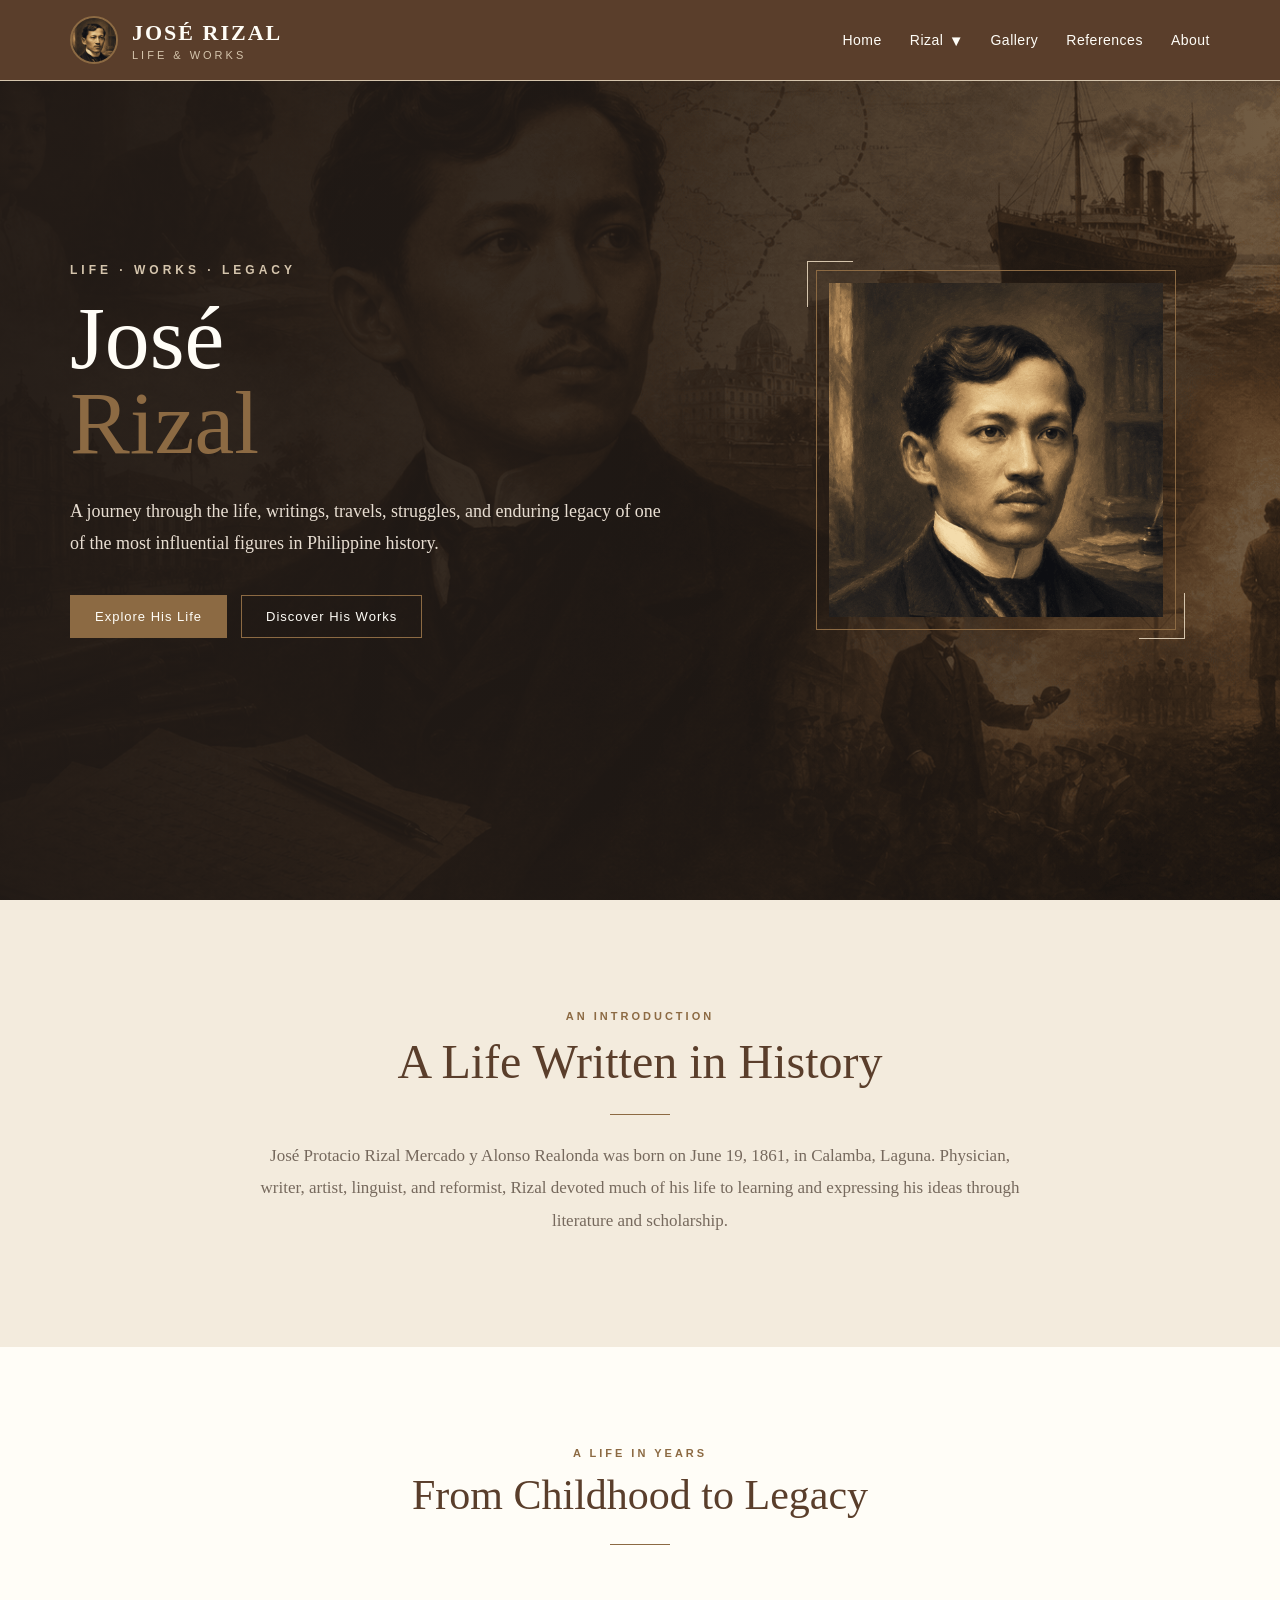
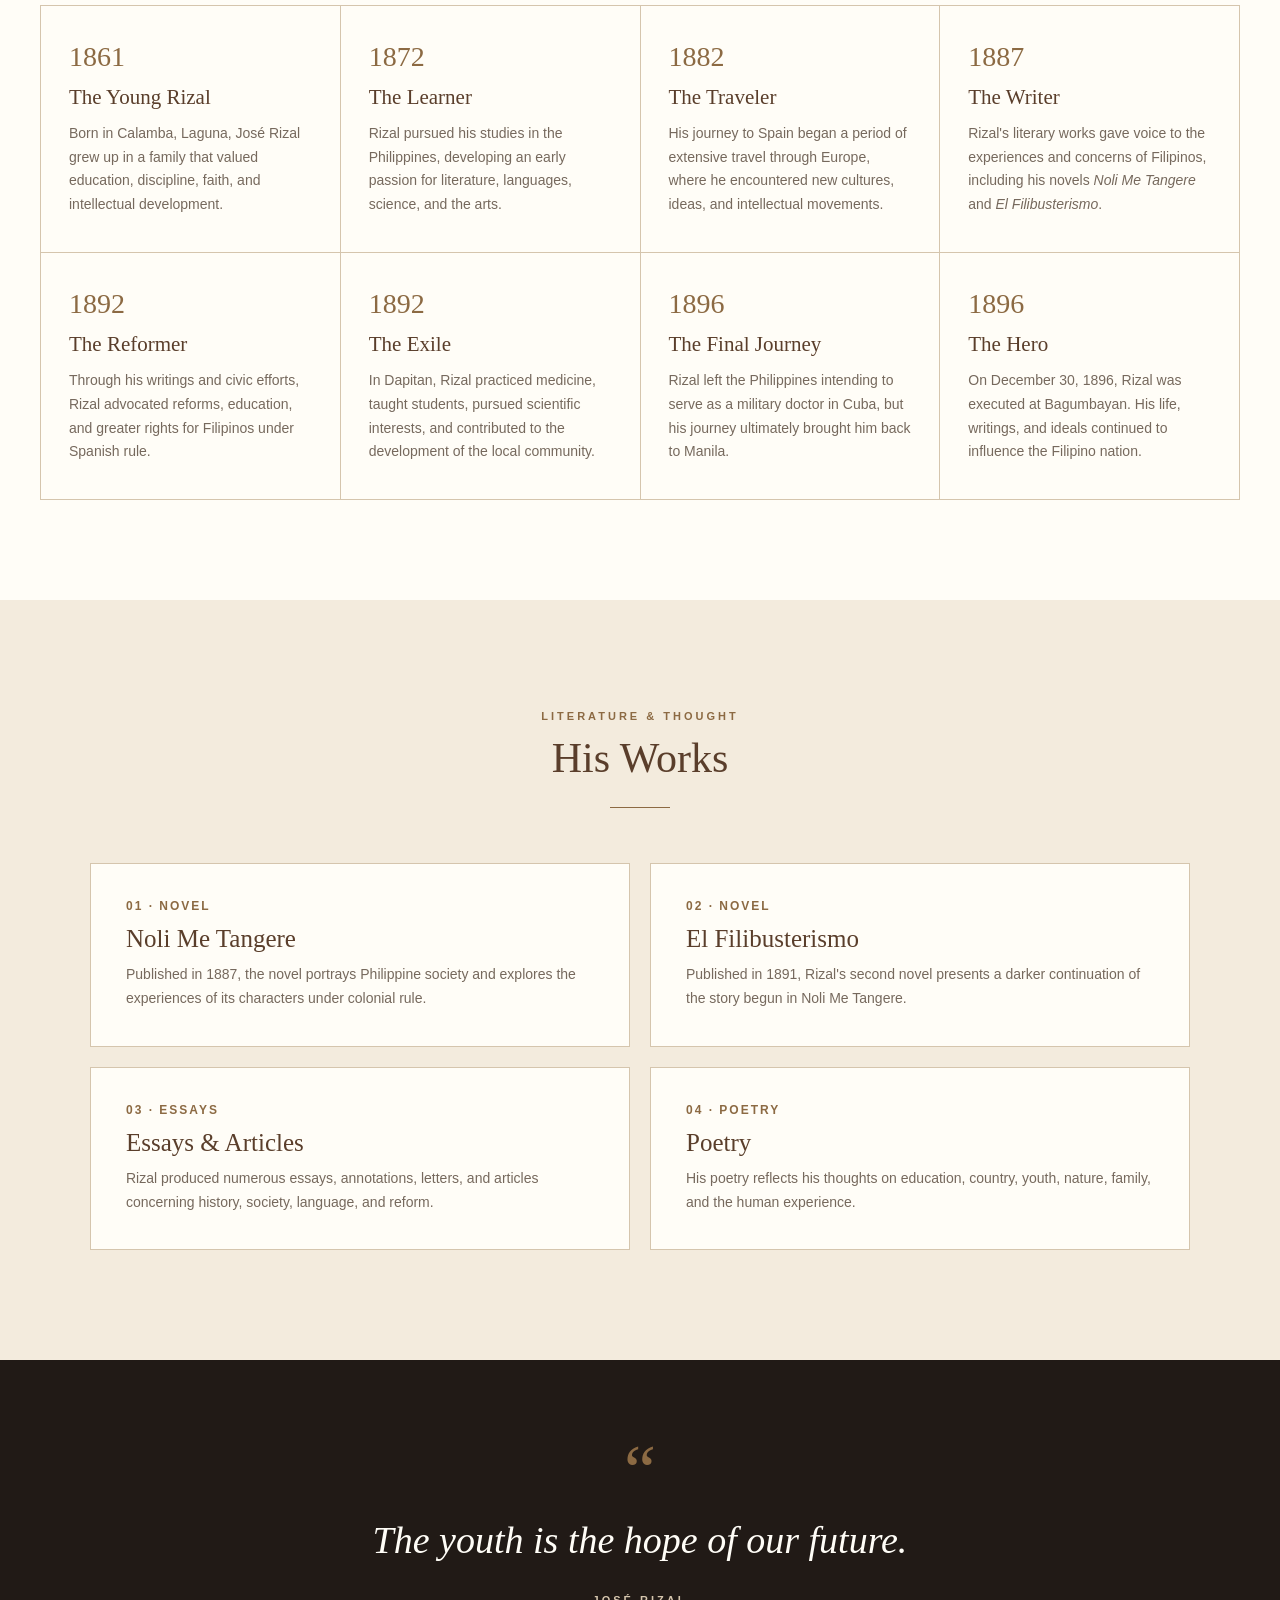
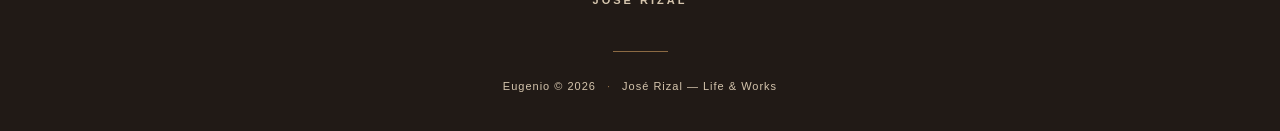
<file: RIZAL_WEB/html/index.html>
<!DOCTYPE html>
<html lang="en">

<head>

    <meta charset="UTF-8">

    <meta name="viewport" content="width=device-width, initial-scale=1.0">

    <title>José Rizal — Life & Works</title>

    <link rel="stylesheet" href="../css/colors.css">


    <style>
        /* =========================
           GENERAL
        ========================= */

        * {
            box-sizing: border-box;
        }


        html {
            scroll-behavior: smooth;
        }


        body {

            min-height: 100vh;

            margin: 0;

            display: flex;

            flex-direction: column;

            background:
                var(--secondary-color);

            color:
                var(--text-color);

            font-family:
                Arial,
                Helvetica,
                sans-serif;

        }


        main {
            flex: 1;
        }


        /* =========================
           HERO
        ========================= */

        .hero {

            min-height: 100vh;

            display: flex;

            align-items: center;

            background:
                linear-gradient(90deg,
                    rgba(33, 26, 22, 0.96) 0%,
                    rgba(33, 26, 22, 0.88) 45%,
                    rgba(33, 26, 22, 0.55) 100%),
                url("../images/rizal-background.png");

            background-size: cover;

            background-position: center;

            color:
                var(--light-color);

        }


        .hero-container {

            width: 100%;

            max-width: 1200px;

            margin: 0 auto;

            padding:
                100px 30px;

            display: grid;

            grid-template-columns:
                1.2fr 0.8fr;

            align-items: center;

            gap: 70px;

        }


        /* =========================
           HERO TEXT
        ========================= */

        .hero-label {

            margin-bottom: 18px;

            color:
                var(--border-color);

            font-size: 12px;

            font-weight: bold;

            letter-spacing: 4px;

            text-transform: uppercase;

        }


        .hero h1 {

            margin: 0;

            font-family:
                Georgia,
                "Times New Roman",
                serif;

            font-size:
                clamp(52px, 7vw, 92px);

            line-height: 0.95;

            font-weight: normal;

        }


        .hero h1 span {

            display: block;

            color:
                var(--accent-color);

        }


        .hero-description {

            max-width: 600px;

            margin:
                30px 0 0;

            color:
                #E8DED2;

            font-family:
                Georgia,
                "Times New Roman",
                serif;

            font-size: 18px;

            line-height: 1.8;

        }


        /* =========================
           HERO BUTTONS
        ========================= */

        .hero-buttons {

            display: flex;

            gap: 14px;

            margin-top: 35px;

        }


        .hero-button {

            display: inline-block;

            padding:
                13px 24px;

            border:
                1px solid var(--accent-color);

            color:
                var(--light-color);

            text-decoration: none;

            font-size: 13px;

            letter-spacing: 1px;

            transition:
                background-color 0.25s ease,
                color 0.25s ease,
                transform 0.25s ease;

        }


        .hero-button.primary {

            background:
                var(--accent-color);

        }


        .hero-button:hover {

            background:
                var(--light-color);

            color:
                var(--dark-color);

            transform:
                translateY(-2px);

        }


        /* =========================
           HERO PORTRAIT
        ========================= */

        .hero-portrait {

            display: flex;

            justify-content: center;

            align-items: center;

        }


        .portrait-frame {

            position: relative;

            width:
                min(360px, 100%);

            padding: 12px;

            border:
                1px solid var(--accent-color);

        }


        .portrait-frame::before {

            content: "";

            position: absolute;

            top: -10px;

            left: -10px;

            width: 45px;

            height: 45px;

            border-top:
                1px solid var(--border-color);

            border-left:
                1px solid var(--border-color);

        }


        .portrait-frame::after {

            content: "";

            position: absolute;

            right: -10px;

            bottom: -10px;

            width: 45px;

            height: 45px;

            border-right:
                1px solid var(--border-color);

            border-bottom:
                1px solid var(--border-color);

        }


        .portrait-frame img {

            display: block;

            width: 100%;

            height: auto;

            filter:
                sepia(15%);

        }


        /* =========================
           INTRODUCTION
        ========================= */

        .introduction {

            padding:
                110px 30px;

        }


        .introduction-container {

            max-width: 1000px;

            margin: 0 auto;

            text-align: center;

        }


        .section-label {

            margin-bottom: 12px;

            color:
                var(--accent-color);

            font-size: 11px;

            font-weight: bold;

            letter-spacing: 3px;

            text-transform: uppercase;

        }


        .introduction h2 {

            margin: 0;

            color:
                var(--primary-color);

            font-family:
                Georgia,
                "Times New Roman",
                serif;

            font-size:
                clamp(32px, 5vw, 48px);

            font-weight: normal;

        }


        .section-divider {

            width: 60px;

            height: 1px;

            margin:
                25px auto;

            background:
                var(--accent-color);

        }


        .introduction p {

            max-width: 780px;

            margin: 0 auto;

            color:
                var(--muted-color);

            font-family:
                Georgia,
                "Times New Roman",
                serif;

            font-size: 17px;

            line-height: 1.9;

        }

        /* =========================
   TIMELINE
========================= */

        .timeline-section {

            padding:
                100px 30px;

            background:
                var(--light-color);

        }


        .timeline-container {

            max-width: 1200px;

            margin: 0 auto;

        }


        .timeline-heading {

            margin-bottom: 60px;

            text-align: center;

        }


        .timeline-heading h2 {

            margin: 0;

            color:
                var(--primary-color);

            font-family:
                Georgia,
                "Times New Roman",
                serif;

            font-size: 42px;

            font-weight: normal;

        }


        /* =========================
   TIMELINE GRID
========================= */

        .timeline {

            display: grid;

            grid-template-columns:
                repeat(4, 1fr);

            gap: 1px;

            background:
                var(--border-color);

            border:
                1px solid var(--border-color);

        }


        /* =========================
   TIMELINE CARD
========================= */

        .timeline-card {

            display: block;

            padding:
                35px 28px;

            background:
                var(--light-color);

            color:
                inherit;

            text-decoration: none;

            transition:
                background-color 0.25s ease,
                transform 0.25s ease,
                box-shadow 0.25s ease;

        }


        .timeline-card:hover {

            background:
                var(--secondary-color);

            transform:
                translateY(-4px);

            box-shadow:
                0 8px 25px rgba(33, 26, 22, 0.08);

        }


        /* =========================
   YEAR
========================= */

        .timeline-year {

            color:
                var(--accent-color);

            font-family:
                Georgia,
                "Times New Roman",
                serif;

            font-size:
                28px;

        }


        /* =========================
   TITLE
========================= */

        .timeline-card h3 {

            margin:
                12px 0;

            color:
                var(--primary-color);

            font-family:
                Georgia,
                "Times New Roman",
                serif;

            font-size:
                21px;

            font-weight:
                normal;

        }


        /* =========================
   DESCRIPTION
========================= */

        .timeline-card p {

            margin:
                0;

            color:
                var(--muted-color);

            font-size:
                14px;

            line-height:
                1.7;

        }


        /* =========================
   TABLET
========================= */

        @media (max-width: 1000px) {

            .timeline {

                grid-template-columns:
                    repeat(2, 1fr);

            }

        }


        /* =========================
   MOBILE
========================= */

        @media (max-width: 600px) {

            .timeline {

                grid-template-columns:
                    1fr;

            }


            .timeline-card {

                padding:
                    30px 24px;

            }


            .timeline-section {

                padding:
                    70px 20px;

            }


            .timeline-heading h2 {

                font-size:
                    34px;

            }

        }

        /* =========================
           WORKS
        ========================= */

        .works-section {

            padding:
                110px 30px;

            background:
                var(--secondary-color);

        }


        .works-container {

            max-width: 1100px;

            margin: 0 auto;

        }


        .works-heading {

            margin-bottom: 55px;

            text-align: center;

        }


        .works-heading h2 {

            margin: 0;

            color:
                var(--primary-color);

            font-family:
                Georgia,
                "Times New Roman",
                serif;

            font-size: 42px;

            font-weight: normal;

        }


        .works-grid {

            display: grid;

            grid-template-columns:
                repeat(2, 1fr);

            gap: 20px;

        }


        .work-card {

            padding: 35px;

            background:
                var(--light-color);

            border:
                1px solid var(--border-color);

            text-decoration: none;

            transition:
                transform 0.25s ease,
                box-shadow 0.25s ease;

        }


        .work-card:hover {

            transform:
                translateY(-5px);

            box-shadow:
                0 10px 30px rgba(33, 26, 22, 0.1);

        }


        .work-number {

            color:
                var(--accent-color);

            font-size: 12px;

            font-weight: bold;

            letter-spacing: 2px;

        }


        .work-card h3 {

            margin:
                12px 0 10px;

            color:
                var(--primary-color);

            font-family:
                Georgia,
                "Times New Roman",
                serif;

            font-size: 25px;

            font-weight: normal;

        }


        .work-card p {

            margin: 0;

            color:
                var(--muted-color);

            font-size: 14px;

            line-height: 1.7;

        }


        /* =========================
           RESPONSIVE
        ========================= */

        @media (max-width: 850px) {

            .hero {

                min-height: auto;

            }


            .hero-container {

                grid-template-columns: 1fr;

                gap: 50px;

                padding:
                    100px 30px;

                text-align: center;

            }


            .hero-description {

                margin-left: auto;

                margin-right: auto;

            }


            .hero-buttons {

                justify-content: center;

            }


            .hero-portrait {

                order: -1;

            }


            .portrait-frame {

                width:
                    min(280px, 80%);

            }


            .timeline {

                grid-template-columns: 1fr;

            }


            .works-grid {

                grid-template-columns: 1fr;

            }

        }


        @media (max-width: 500px) {

            .hero-container {

                padding:
                    90px 20px;

            }


            .hero h1 {

                font-size: 52px;

            }


            .hero-description {

                font-size: 16px;

            }


            .hero-buttons {

                flex-direction: column;

            }


            .hero-button {

                width: 100%;

                text-align: center;

            }


            .introduction,
            .timeline-section,
            .works-section {

                padding-left: 20px;

                padding-right: 20px;

            }


            .timeline-heading h2,
            .works-heading h2 {

                font-size: 34px;

            }

        }
    </style>

</head>


<body>


    <!-- =========================
         HEADER
    ========================= -->

    <div id="header-container"></div>


    <!-- =========================
         MAIN CONTENT
    ========================= -->

    <main>


        <!-- =========================
             HERO
        ========================= -->

        <section class="hero">

            <div class="hero-container">


                <div class="hero-content">

                    <div class="hero-label">
                        Life · Works · Legacy
                    </div>


                    <h1>
                        José
                        <span>Rizal</span>
                    </h1>


                    <p class="hero-description">

                        A journey through the life,
                        writings, travels, struggles,
                        and enduring legacy of one of
                        the most influential figures in
                        Philippine history.

                    </p>


                    <div class="hero-buttons">

                        <a href="pages/childhood.html" class="hero-button primary">
                            Explore His Life
                        </a>


                        <a href="pages/works.html" class="hero-button">
                            Discover His Works
                        </a>

                    </div>

                </div>


                <div class="hero-portrait">

                    <div class="portrait-frame">

                        <img src="../images/rizal.png" alt="Portrait of José Rizal">

                    </div>

                </div>

            </div>

        </section>


        <!-- =========================
             INTRODUCTION
        ========================= -->

        <section class="introduction">

            <div class="introduction-container">

                <div class="section-label">
                    An Introduction
                </div>


                <h2>
                    A Life Written in History
                </h2>


                <div class="section-divider"></div>


                <p>

                    José Protacio Rizal Mercado y
                    Alonso Realonda was born on
                    June 19, 1861, in Calamba,
                    Laguna.

                    Physician, writer, artist,
                    linguist, and reformist,
                    Rizal devoted much of his life
                    to learning and expressing his
                    ideas through literature and
                    scholarship.

                </p>

            </div>

        </section>

        <!-- =========================
     TIMELINE
========================= -->

        <section class="timeline-section">

            <div class="timeline-container">


                <div class="timeline-heading">

                    <div class="section-label">
                        A Life in Years
                    </div>


                    <h2>
                        From Childhood to Legacy
                    </h2>


                    <div class="section-divider"></div>

                </div>


                <div class="timeline">


                    <a href="pages/childhood.html" class="timeline-card">

                        <div class="timeline-year">
                            1861
                        </div>

                        <h3>
                            The Young Rizal
                        </h3>

                        <p>

                            Born in Calamba, Laguna, José Rizal
                            grew up in a family that valued
                            education, discipline, faith, and
                            intellectual development.

                        </p>

                    </a>


                    <a href="pages/education.html" class="timeline-card">

                        <div class="timeline-year">
                            1872
                        </div>

                        <h3>
                            The Learner
                        </h3>

                        <p>

                            Rizal pursued his studies in the
                            Philippines, developing an early
                            passion for literature, languages,
                            science, and the arts.

                        </p>

                    </a>


                    <a href="pages/travels.html" class="timeline-card">

                        <div class="timeline-year">
                            1882
                        </div>

                        <h3>
                            The Traveler
                        </h3>

                        <p>

                            His journey to Spain began a period
                            of extensive travel through Europe,
                            where he encountered new cultures,
                            ideas, and intellectual movements.

                        </p>

                    </a>


                    <a href="pages/works.html" class="timeline-card">

                        <div class="timeline-year">
                            1887
                        </div>

                        <h3>
                            The Writer
                        </h3>

                        <p>

                            Rizal's literary works gave voice
                            to the experiences and concerns of
                            Filipinos, including his novels
                            <i>Noli Me Tangere</i> and
                            <i>El Filibusterismo</i>.

                        </p>

                    </a>


                    <a href="pages/works.html" class="timeline-card">

                        <div class="timeline-year">
                            1892
                        </div>

                        <h3>
                            The Reformer
                        </h3>

                        <p>

                            Through his writings and civic
                            efforts, Rizal advocated reforms,
                            education, and greater rights for
                            Filipinos under Spanish rule.

                        </p>

                    </a>


                    <a href="pages/exile.html" class="timeline-card">

                        <div class="timeline-year">
                            1892
                        </div>

                        <h3>
                            The Exile
                        </h3>

                        <p>

                            In Dapitan, Rizal practiced medicine,
                            taught students, pursued scientific
                            interests, and contributed to the
                            development of the local community.

                        </p>

                    </a>


                    <a href="pages/death.html" class="timeline-card">

                        <div class="timeline-year">
                            1896
                        </div>

                        <h3>
                            The Final Journey
                        </h3>

                        <p>

                            Rizal left the Philippines intending
                            to serve as a military doctor in Cuba,
                            but his journey ultimately brought
                            him back to Manila.

                        </p>

                    </a>


                    <a href="pages/death.html" class="timeline-card">

                        <div class="timeline-year">
                            1896
                        </div>

                        <h3>
                            The Hero
                        </h3>

                        <p>

                            On December 30, 1896, Rizal was
                            executed at Bagumbayan. His life,
                            writings, and ideals continued to
                            influence the Filipino nation.

                        </p>

                    </a>


                </div>

            </div>

        </section>


        <!-- =========================
             WORKS
        ========================= -->

        <section class="works-section">

            <div class="works-container">


                <div class="works-heading">

                    <div class="section-label">
                        Literature & Thought
                    </div>


                    <h2>
                        His Works
                    </h2>


                    <div class="section-divider"></div>

                </div>


                <div class="works-grid">


                    <a href="pages/works.html#noli" class="work-card">

                        <div class="work-number">
                            01 · NOVEL
                        </div>


                        <h3>
                            Noli Me Tangere
                        </h3>


                        <p>

                            Published in 1887,
                            the novel portrays
                            Philippine society
                            and explores the
                            experiences of its
                            characters under
                            colonial rule.

                        </p>

                    </a>


                    <a href="pages/works.html#fili" class="work-card">

                        <div class="work-number">
                            02 · NOVEL
                        </div>


                        <h3>
                            El Filibusterismo
                        </h3>


                        <p>

                            Published in 1891,
                            Rizal's second novel
                            presents a darker
                            continuation of the
                            story begun in
                            Noli Me Tangere.

                        </p>

                    </a>


                    <a href="pages/works.html" class="work-card">

                        <div class="work-number">
                            03 · ESSAYS
                        </div>


                        <h3>
                            Essays & Articles
                        </h3>


                        <p>

                            Rizal produced numerous
                            essays, annotations,
                            letters, and articles
                            concerning history,
                            society, language,
                            and reform.

                        </p>

                    </a>


                    <a href="pages/works.html" class="work-card">

                        <div class="work-number">
                            04 · POETRY
                        </div>


                        <h3>
                            Poetry
                        </h3>


                        <p>

                            His poetry reflects
                            his thoughts on education,
                            country, youth, nature,
                            family, and the human
                            experience.

                        </p>

                    </a>


                </div>

            </div>

        </section>


    </main>


    <!-- =========================
         FOOTER
    ========================= -->

    <div id="footer-container"></div>


    <!-- =========================
         INJECTORS
    ========================= -->

    <script src="../js/injector/injectHeader.js"></script>

    <script src="../js/injector/injectFooter.js"></script>


</body>

</html>
</file>
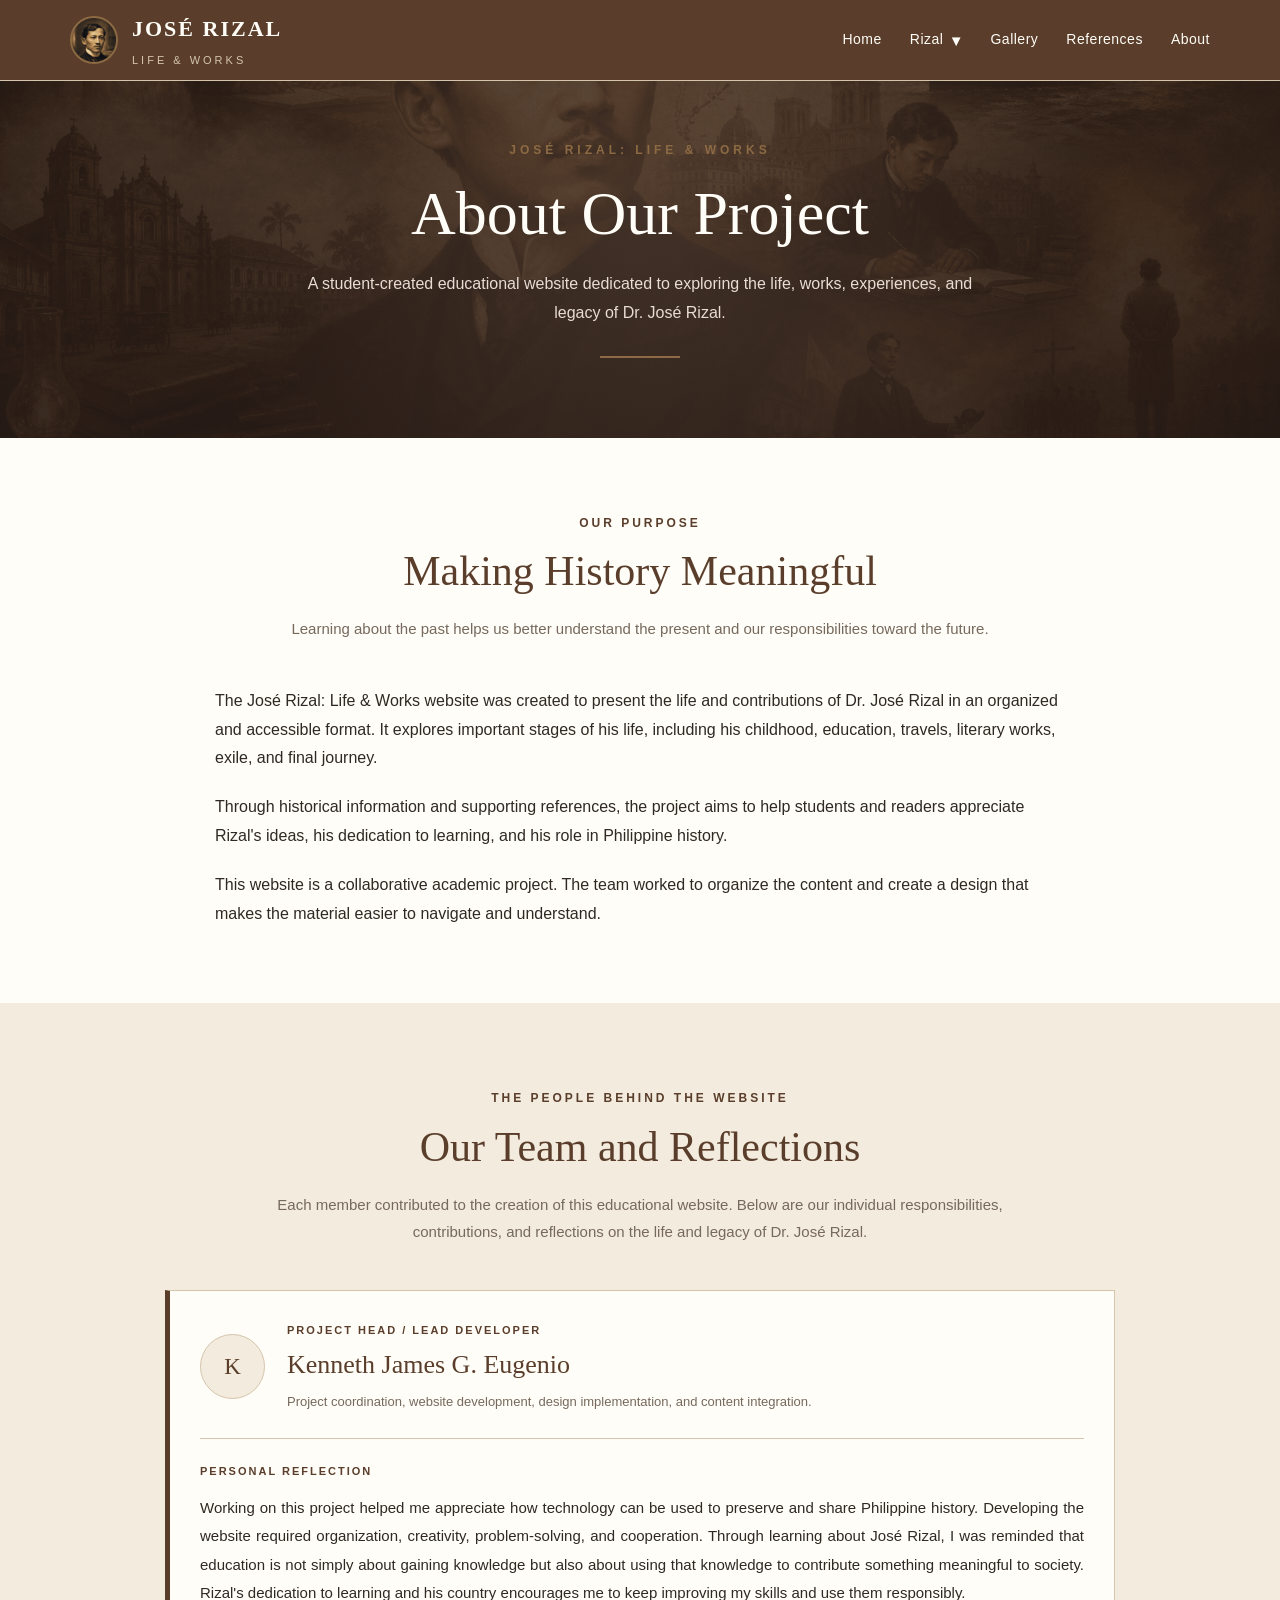
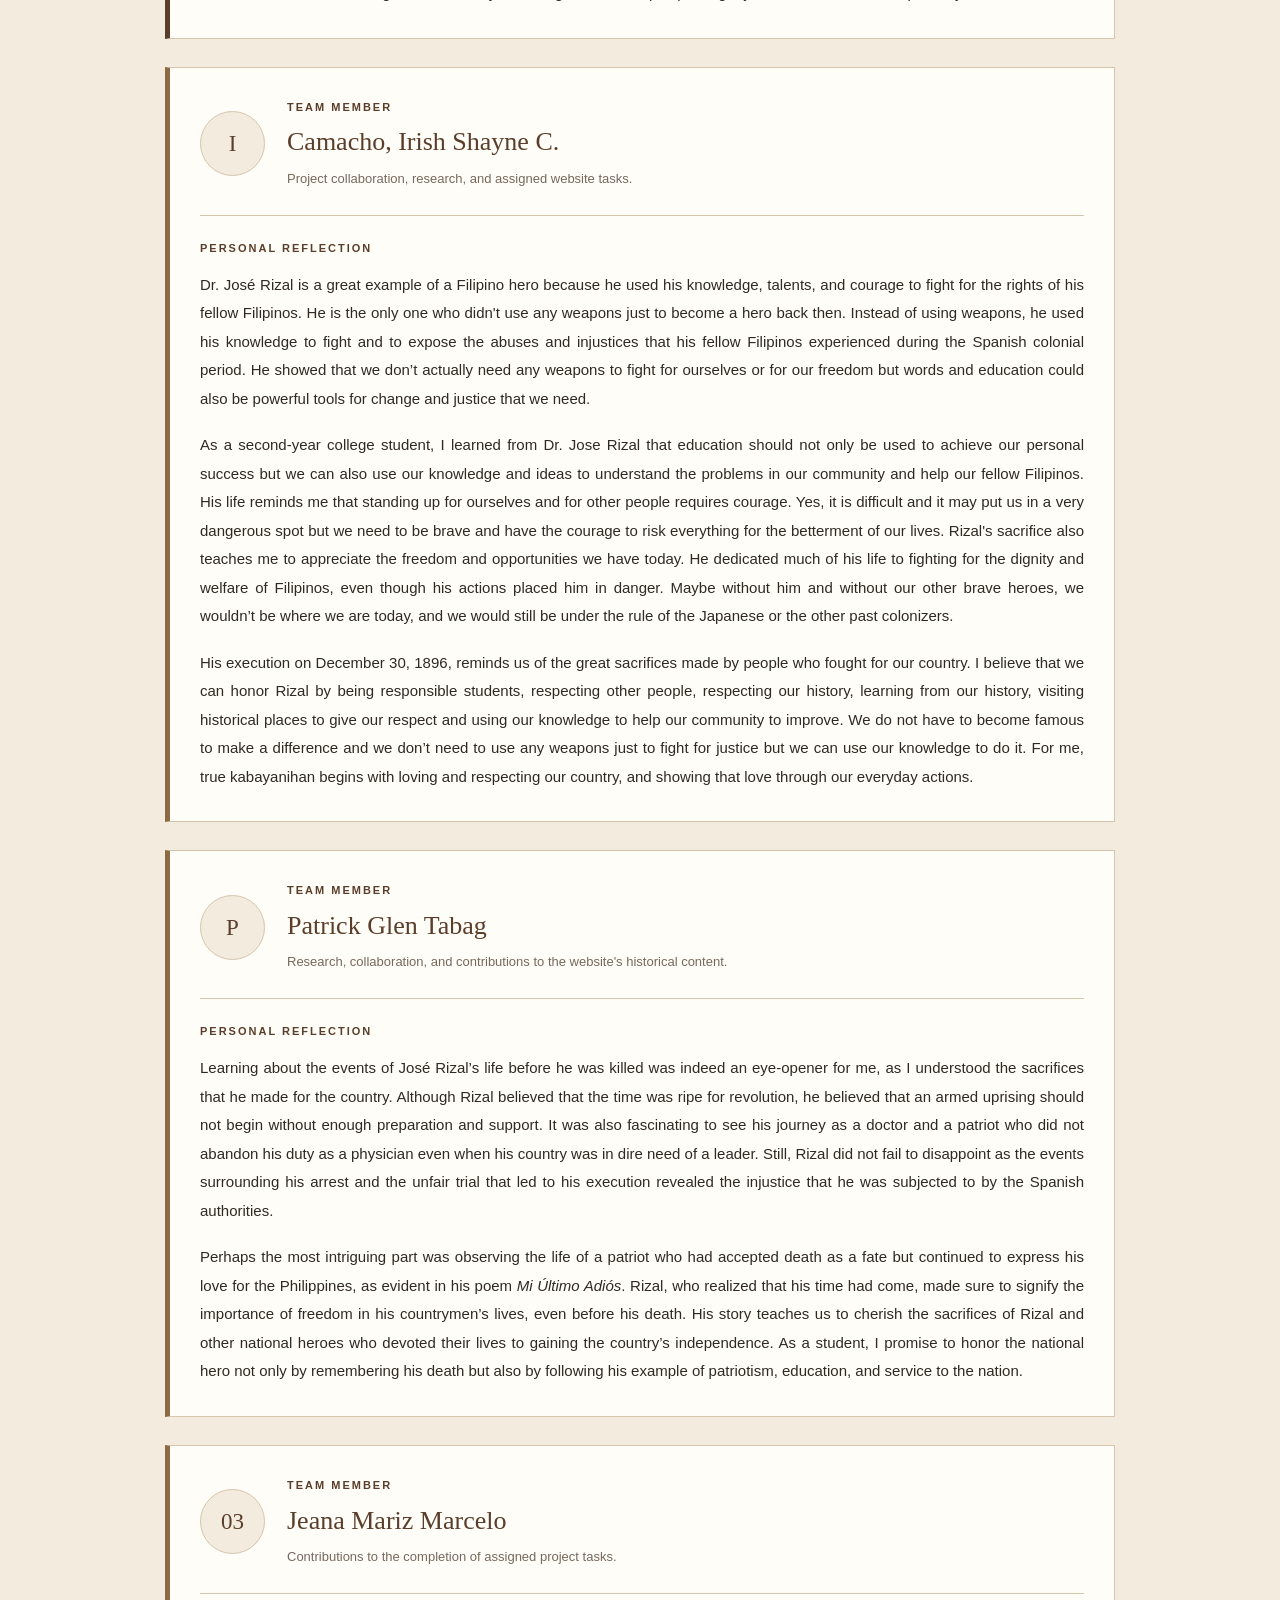
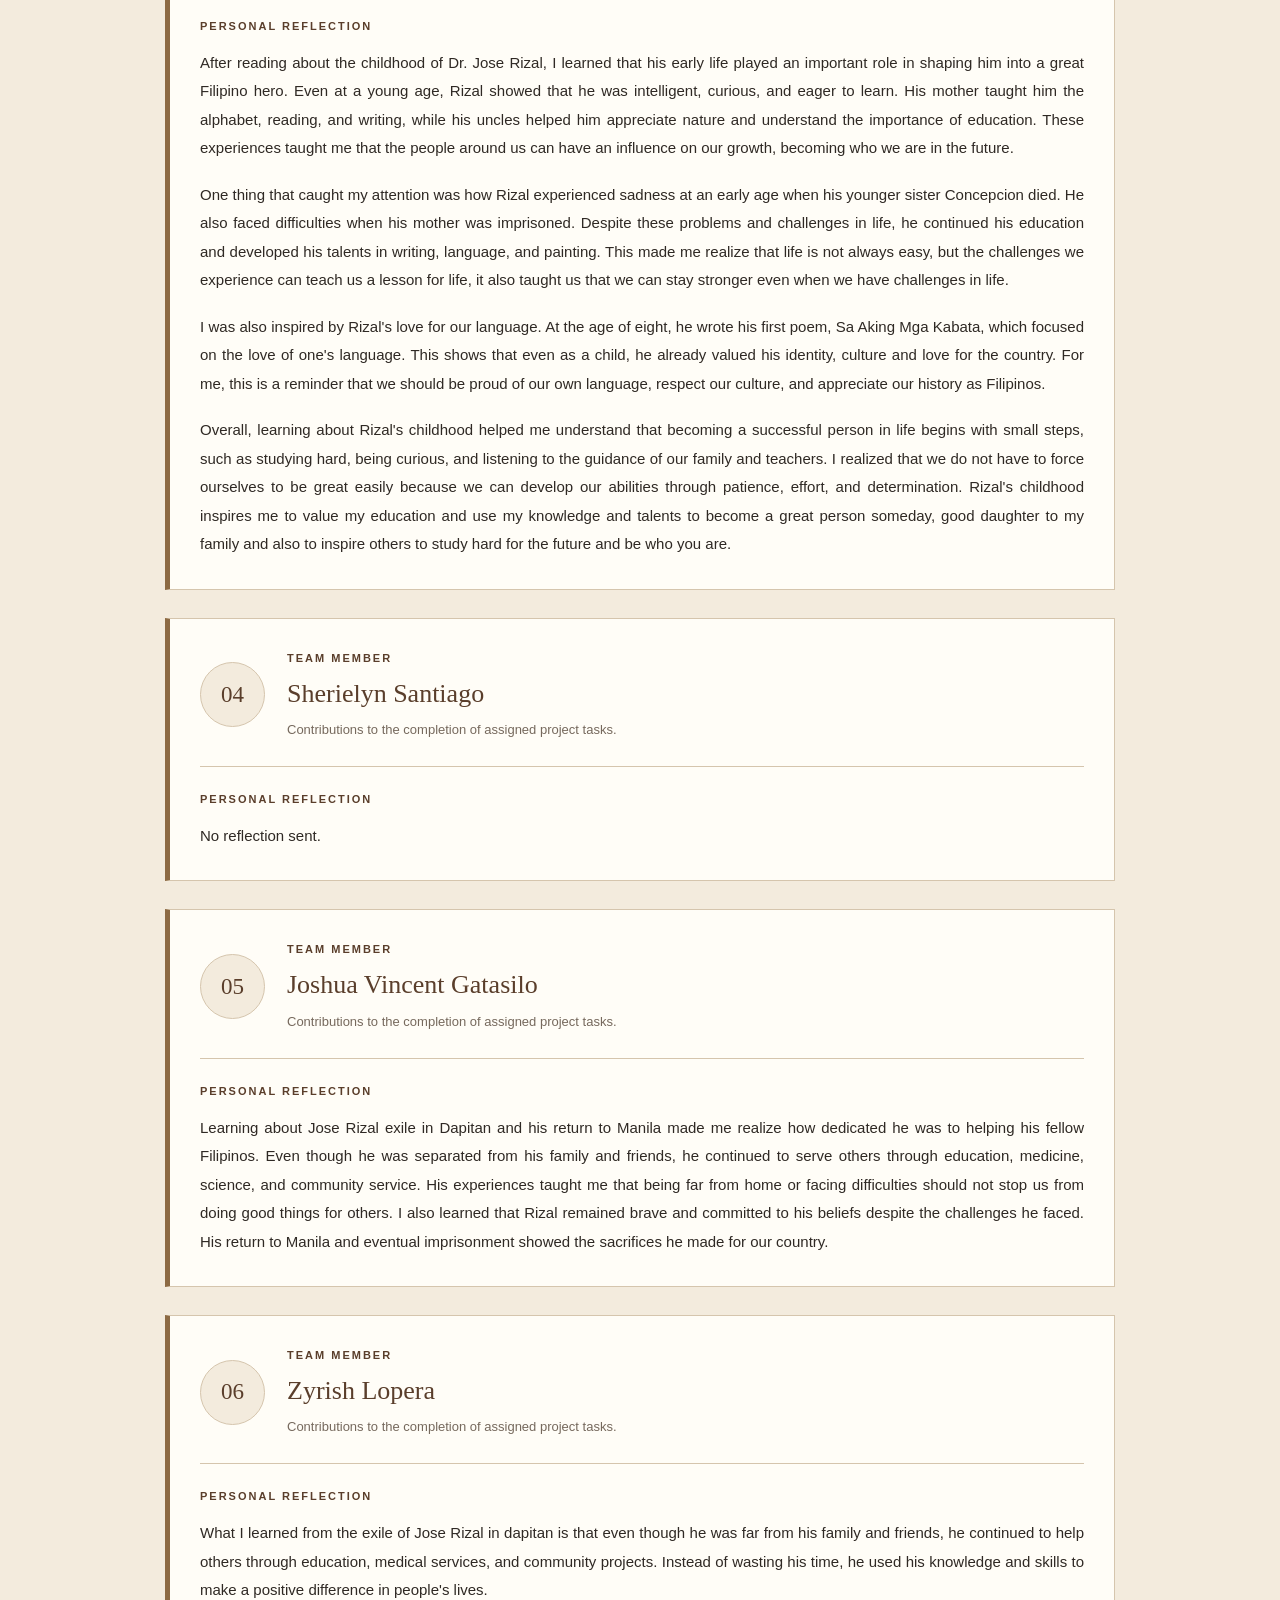
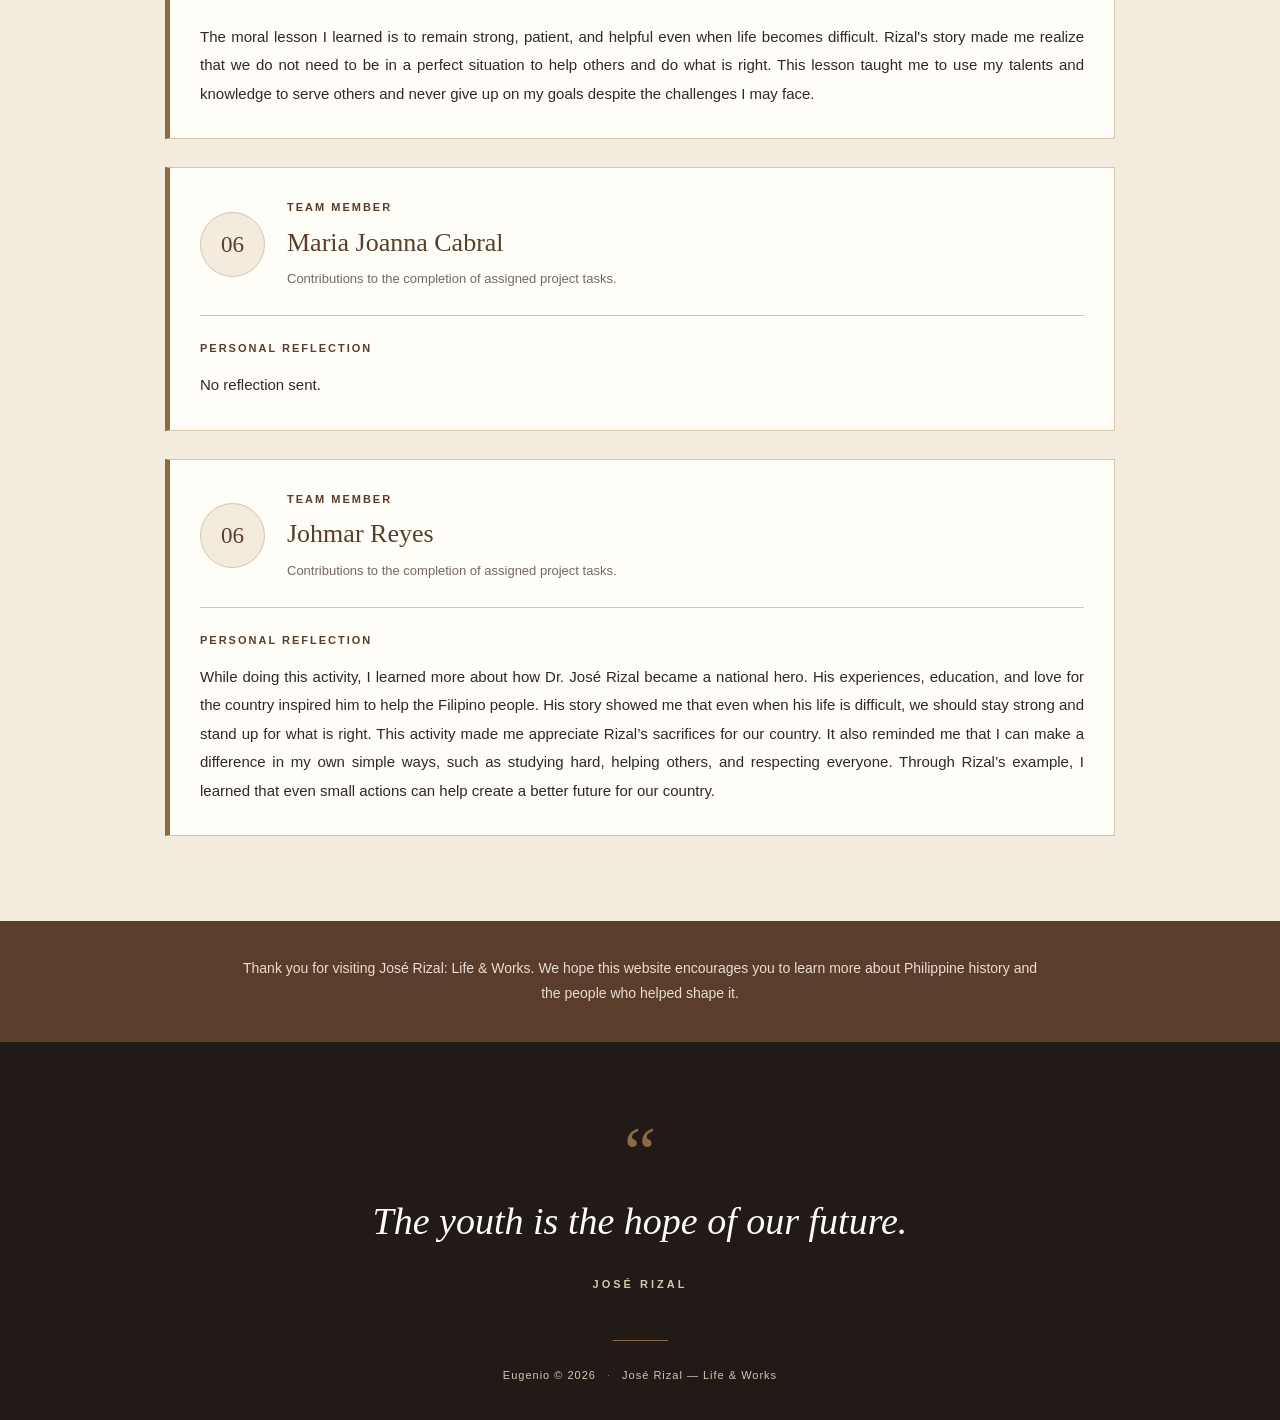
<file: RIZAL_WEB/html/pages/about.html>
<!DOCTYPE html>
<html lang="en">

<head>
    <meta charset="UTF-8">
    <meta name="viewport" content="width=device-width, initial-scale=1.0">

    <title>About Us — José Rizal: Life &amp; Works</title>

    <link rel="stylesheet" href="../../css/colors.css">

    <style>
        * {
            box-sizing: border-box;
        }

        html {
            scroll-behavior: smooth;
            scroll-padding-top: 100px;
        }

        body {
            margin: 0;
            min-height: 100vh;
            display: flex;
            flex-direction: column;
            background: var(--secondary-color);
            color: var(--text-color);
            font-family: Arial, Helvetica, sans-serif;
            line-height: 1.8;
        }

        main {
            flex: 1;
        }

        button,
        a {
            font: inherit;
        }

        .about-hero {
            position: relative;
            min-height: 400px;
            padding: 140px 25px 80px;
            display: flex;
            align-items: center;
            justify-content: center;
            overflow: hidden;
            text-align: center;
            background:
                linear-gradient(rgba(39, 27, 22, 0.78), rgba(39, 27, 22, 0.9)),
                var(--primary-color) url("../../images/rizal-background.png") center / cover no-repeat;
        }

        .about-hero::before {
            content: "";
            position: absolute;
            inset: 0;
            background: radial-gradient(circle at center, rgba(200, 157, 124, 0.18), transparent 65%);
            pointer-events: none;
        }

        .hero-content {
            position: relative;
            z-index: 1;
            max-width: 800px;
        }

        .hero-label {
            display: block;
            margin-bottom: 14px;
            color: var(--accent-color);
            font-size: 12px;
            font-weight: bold;
            letter-spacing: 4px;
            text-transform: uppercase;
        }

        .about-hero h1 {
            margin: 0 0 20px;
            color: var(--light-color);
            font-family: Georgia, "Times New Roman", serif;
            font-size: clamp(38px, 5vw, 62px);
            font-weight: normal;
            line-height: 1.2;
        }

        .about-hero p {
            max-width: 680px;
            margin: 0 auto;
            color: #e8dcd4;
            font-size: 16px;
        }

        .hero-divider {
            width: 80px;
            height: 2px;
            margin: 28px auto 0;
            background: var(--accent-color);
        }

        .about-intro,
        .reflection-section {
            padding: 75px 25px;
            background: var(--light-color);
        }

        .section-container {
            width: 100%;
            max-width: 1100px;
            margin: 0 auto;
        }

        .section-heading {
            max-width: 760px;
            margin: 0 auto 45px;
            text-align: center;
        }

        .section-label {
            display: block;
            margin-bottom: 10px;
            color: var(--primary-color);
            font-size: 12px;
            font-weight: bold;
            letter-spacing: 3px;
            text-transform: uppercase;
        }

        .section-heading h2 {
            margin: 0 0 16px;
            color: var(--primary-color);
            font-family: Georgia, "Times New Roman", serif;
            font-size: clamp(29px, 4vw, 42px);
            font-weight: normal;
            line-height: 1.3;
        }

        .section-heading p {
            margin: 0;
            color: var(--muted-color);
            font-size: 15px;
        }

        .intro-text {
            max-width: 850px;
            margin: 0 auto;
            font-size: 16px;
        }

        .intro-text p {
            margin: 0 0 20px;
        }

        .intro-text p:last-child {
            margin-bottom: 0;
        }

        .team-section {
            padding: 85px 25px;
            background: var(--secondary-color);
        }

        .team-reflections {
            display: flex;
            flex-direction: column;
            gap: 28px;
            width: 100%;
            max-width: 950px;
            margin: 0 auto;
        }

        .member-reflection {
            position: relative;
            padding: 30px;
            border: 1px solid var(--border-color);
            border-left: 5px solid var(--accent-color);
            background: var(--light-color);
            transition: transform 0.25s ease, box-shadow 0.25s ease;
        }

        .member-reflection:hover {
            transform: translateY(-3px);
            box-shadow: 0 10px 28px rgba(33, 26, 22, 0.08);
        }

        .member-reflection.lead-reflection {
            border-left-color: var(--primary-color);
        }

        .member-header {
            display: flex;
            align-items: center;
            gap: 22px;
            padding-bottom: 25px;
            border-bottom: 1px solid var(--border-color);
        }

        .member-icon {
            display: flex;
            flex-shrink: 0;
            align-items: center;
            justify-content: center;
            width: 65px;
            height: 65px;
            border: 1px solid var(--border-color);
            border-radius: 50%;
            background: var(--secondary-color);
            color: var(--primary-color);
            font-family: Georgia, "Times New Roman", serif;
            font-size: 23px;
        }

        .member-details {
            min-width: 0;
        }

        .team-role {
            display: block;
            margin-bottom: 7px;
            color: var(--primary-color);
            font-size: 11px;
            font-weight: bold;
            letter-spacing: 2px;
            text-transform: uppercase;
        }

        .member-details h3 {
            margin: 0 0 7px;
            color: var(--primary-color);
            font-family: Georgia, "Times New Roman", serif;
            font-size: clamp(20px, 3vw, 26px);
            font-weight: normal;
            line-height: 1.4;
            overflow-wrap: anywhere;
        }

        .member-contribution {
            margin: 0;
            color: var(--muted-color);
            font-size: 13px;
            line-height: 1.7;
        }

        .member-reflection-content {
            padding-top: 23px;
        }

        .reflection-label {
            display: block;
            margin-bottom: 12px;
            color: var(--primary-color);
            font-size: 11px;
            font-weight: bold;
            letter-spacing: 2px;
            text-transform: uppercase;
        }

        .member-reflection-content p {
            margin: 0 0 18px;
            color: var(--text-color);
            font-size: 15px;
            line-height: 1.9;
            text-align: justify;
            overflow-wrap: anywhere;
        }

        .member-reflection-content p:last-child {
            margin-bottom: 0;
        }

        .about-footer-note {
            padding: 35px 25px;
            background: var(--primary-color);
            color: #e8dcd4;
            text-align: center;
            font-size: 14px;
        }

        .about-footer-note p {
            max-width: 800px;
            margin: 0 auto;
        }

        @media (max-width: 600px) {
            .about-hero {
                min-height: 360px;
                padding: 120px 22px 65px;
            }

            .about-hero p {
                font-size: 15px;
            }

            .about-intro,
            .team-section {
                padding: 60px 18px;
            }

            .section-heading {
                margin-bottom: 35px;
            }

            .team-reflections {
                gap: 20px;
            }

            .member-reflection {
                padding: 23px 20px;
            }

            .member-header {
                align-items: flex-start;
                gap: 15px;
                padding-bottom: 20px;
            }

            .member-icon {
                width: 48px;
                height: 48px;
                font-size: 18px;
            }

            .member-reflection-content {
                padding-top: 20px;
            }

            .member-reflection-content p {
                font-size: 14px;
                text-align: left;
            }
        }

        @media (prefers-reduced-motion: reduce) {
            html {
                scroll-behavior: auto;
            }

            .member-reflection {
                transition: none;
            }
        }
    </style>
</head>

<body>
    <div id="header-container"></div>

    <main>
        <section class="about-hero">
            <div class="hero-content">
                <span class="hero-label">José Rizal: Life &amp; Works</span>
                <h1>About Our Project</h1>
                <p>
                    A student-created educational website dedicated to exploring
                    the life, works, experiences, and legacy of Dr. José Rizal.
                </p>
                <div class="hero-divider"></div>
            </div>
        </section>

        <section class="about-intro">
            <div class="section-container">
                <div class="section-heading">
                    <span class="section-label">Our Purpose</span>
                    <h2>Making History Meaningful</h2>
                    <p>
                        Learning about the past helps us better understand
                        the present and our responsibilities toward the future.
                    </p>
                </div>

                <div class="intro-text">
                    <p>
                        The José Rizal: Life &amp; Works website was created to
                        present the life and contributions of Dr. José Rizal
                        in an organized and accessible format. It explores
                        important stages of his life, including his childhood,
                        education, travels, literary works, exile, and final journey.
                    </p>

                    <p>
                        Through historical information and supporting references,
                        the project aims to help students and readers appreciate
                        Rizal's ideas, his dedication to learning, and his role
                        in Philippine history.
                    </p>

                    <p>
                        This website is a collaborative academic project. The
                        team worked to organize the content and create a design
                        that makes the material easier to navigate and understand.
                    </p>
                </div>
            </div>
        </section>

        <section class="team-section">
            <div class="section-container">
                <div class="section-heading">
                    <span class="section-label">The People Behind the Website</span>
                    <h2>Our Team and Reflections</h2>
                    <p>
                        Each member contributed to the creation of this educational
                        website. Below are our individual responsibilities,
                        contributions, and reflections on the life and legacy of
                        Dr. José Rizal.
                    </p>
                </div>

                <div class="team-reflections">

                    <article class="member-reflection lead-reflection">
                        <div class="member-header">
                            <div class="member-icon" aria-hidden="true">K</div>
                            <div class="member-details">
                                <span class="team-role">Project Head / Lead Developer</span>
                                <h3>Kenneth James G. Eugenio</h3>
                                <p class="member-contribution">
                                    Project coordination, website development,
                                    design implementation, and content integration.
                                </p>
                            </div>
                        </div>

                        <div class="member-reflection-content">
                            <span class="reflection-label">Personal Reflection</span>
                            <p>
                                Working on this project helped me appreciate how
                                technology can be used to preserve and share Philippine
                                history. Developing the website required organization,
                                creativity, problem-solving, and cooperation. Through
                                learning about José Rizal, I was reminded that education
                                is not simply about gaining knowledge but also about
                                using that knowledge to contribute something meaningful
                                to society. Rizal's dedication to learning and his
                                country encourages me to keep improving my skills and
                                use them responsibly.
                            </p>
                        </div>
                    </article>

                    <article class="member-reflection">
                        <div class="member-header">
                            <div class="member-icon" aria-hidden="true">I</div>
                            <div class="member-details">
                                <span class="team-role">Team Member</span>
                                <h3>Camacho, Irish Shayne C.</h3>
                                <p class="member-contribution">
                                    Project collaboration, research, and assigned
                                    website tasks.
                                </p>
                            </div>
                        </div>

                        <div class="member-reflection-content">
                            <span class="reflection-label">Personal Reflection</span>
                            <p>
                                Dr. José Rizal is a great example of a Filipino hero because he used his knowledge,
                                talents, and courage to fight for the rights of his fellow Filipinos. He is the only one
                                who didn't use any weapons just to become a hero back then. Instead of using weapons, he
                                used his knowledge to fight and to expose the abuses and injustices that his fellow
                                Filipinos experienced during the Spanish colonial period. He showed that we don’t
                                actually need any weapons to fight for ourselves or for our freedom but words and
                                education could also be powerful tools for change and justice that we need.
                            </p>

                            <p>
                                As a second-year college student, I learned from Dr. Jose Rizal that education should
                                not only be used to achieve our personal success but we can also use our knowledge and
                                ideas to understand the problems in our community and help our fellow Filipinos. His
                                life reminds me that standing up for ourselves and for other people requires courage.
                                Yes, it is difficult and it may put us in a very dangerous spot but we need to be brave
                                and have the courage to risk everything for the betterment of our lives.
                                Rizal's sacrifice also teaches me to appreciate the freedom and opportunities we have
                                today. He dedicated much of his life to fighting for the dignity and welfare of
                                Filipinos, even though his actions placed him in danger. Maybe without him and without
                                our other brave heroes, we wouldn’t be where we are today, and we would still be under
                                the rule of the Japanese or the other past colonizers.
                            </p>
                            <p>
                                His execution on December 30, 1896, reminds us of the great sacrifices made by people
                                who fought for our country.
                                I believe that we can honor Rizal by being responsible students, respecting other
                                people, respecting our history, learning from our history, visiting historical places to
                                give our respect and using our knowledge to help our community to improve. We do not
                                have to become famous to make a difference and we don’t need to use any weapons just to
                                fight for justice but we can use our knowledge to do it. For me, true kabayanihan begins
                                with loving and respecting our country, and showing that love through our everyday
                                actions.
                            </p>
                        </div>
                    </article>

                    <article class="member-reflection">
                        <div class="member-header">
                            <div class="member-icon" aria-hidden="true">P</div>
                            <div class="member-details">
                                <span class="team-role">Team Member</span>
                                <h3>Patrick Glen Tabag</h3>
                                <p class="member-contribution">
                                    Research, collaboration, and contributions to
                                    the website's historical content.
                                </p>
                            </div>
                        </div>

                        <div class="member-reflection-content">
                            <span class="reflection-label">Personal Reflection</span>
                            <p>
                                Learning about the events of José Rizal’s life before he was
                                killed was indeed an eye-opener for me, as I understood the
                                sacrifices that he made for the country. Although Rizal
                                believed that the time was ripe for revolution, he believed
                                that an armed uprising should not begin without enough
                                preparation and support. It was also fascinating to see his
                                journey as a doctor and a patriot who did not abandon his
                                duty as a physician even when his country was in dire need
                                of a leader. Still, Rizal did not fail to disappoint as the
                                events surrounding his arrest and the unfair trial that led
                                to his execution revealed the injustice that he was subjected
                                to by the Spanish authorities.
                            </p>

                            <p>
                                Perhaps the most intriguing part was observing the life of
                                a patriot who had accepted death as a fate but continued to
                                express his love for the Philippines, as evident in his poem
                                <em>Mi Último Adiós</em>. Rizal, who realized that his time
                                had come, made sure to signify the importance of freedom in
                                his countrymen’s lives, even before his death. His story
                                teaches us to cherish the sacrifices of Rizal and other
                                national heroes who devoted their lives to gaining the
                                country’s independence. As a student, I promise to honor
                                the national hero not only by remembering his death but also
                                by following his example of patriotism, education, and
                                service to the nation.
                            </p>
                        </div>
                    </article>

                    <article class="member-reflection">
                        <div class="member-header">
                            <div class="member-icon" aria-hidden="true">03</div>
                            <div class="member-details">
                                <span class="team-role">Team Member</span>
                                <h3>Jeana Mariz Marcelo</h3>
                                <p class="member-contribution">
                                    Contributions to the completion of assigned
                                    project tasks.
                                </p>
                            </div>
                        </div>

                        <div class="member-reflection-content">
                            <span class="reflection-label">Personal Reflection</span>
                            <p>
                                After reading about the childhood of Dr. Jose Rizal, I learned that his early life
                                played an important role in shaping him into a great Filipino hero. Even at a young age,
                                Rizal showed that he was intelligent, curious, and eager to learn. His mother taught him
                                the alphabet, reading, and writing, while his uncles helped him appreciate nature and
                                understand the importance of education. These experiences taught me that the people
                                around us can have an influence on our growth, becoming who we are in the future.
                            </p>

                            <p>
                                One thing that caught my attention was how Rizal experienced sadness at an early age
                                when his younger sister Concepcion died. He also faced difficulties when his mother was
                                imprisoned. Despite these problems and challenges in life, he continued his education
                                and developed his talents in writing, language, and painting. This made me realize that
                                life is not always easy, but the challenges we experience can teach us a lesson for
                                life, it also taught us that we can stay stronger even when we have challenges in life.
                            </p>

                            <p>
                                I was also inspired by Rizal's love for our language. At the age of eight, he wrote his
                                first poem, Sa Aking Mga Kabata, which focused on the love of one's language. This shows
                                that even as a child, he already valued his identity, culture and love for the country.
                                For me, this is a reminder that we should be proud of our own language, respect our
                                culture, and appreciate our history as Filipinos.
                            </p>

                            <p>
                                Overall, learning about Rizal's childhood helped me understand that becoming a
                                successful person in life begins with small steps, such as studying hard, being curious,
                                and listening to the guidance of our family and teachers. I realized that we do not have
                                to force ourselves to be great easily because we can develop our abilities through
                                patience, effort, and determination. Rizal's childhood inspires me to value my education
                                and use my knowledge and talents to become a great person someday, good daughter to my
                                family and also to inspire others to study hard for the future and be who you are.

                            </p>
                        </div>
                    </article>

                    <article class="member-reflection">
                        <div class="member-header">
                            <div class="member-icon" aria-hidden="true">04</div>
                            <div class="member-details">
                                <span class="team-role">Team Member</span>
                                <h3>Sherielyn Santiago</h3>
                                <p class="member-contribution">
                                    Contributions to the completion of assigned
                                    project tasks.
                                </p>
                            </div>
                        </div>

                        <div class="member-reflection-content">
                            <span class="reflection-label">Personal Reflection</span>
                            <p>
                                No reflection sent.
                            </p>
                        </div>
                    </article>

                    <article class="member-reflection">
                        <div class="member-header">
                            <div class="member-icon" aria-hidden="true">05</div>
                            <div class="member-details">
                                <span class="team-role">Team Member</span>
                                <h3>Joshua Vincent Gatasilo</h3>
                                <p class="member-contribution">
                                    Contributions to the completion of assigned
                                    project tasks.
                                </p>
                            </div>
                        </div>

                        <div class="member-reflection-content">
                            <span class="reflection-label">Personal Reflection</span>
                            <p>
                                Learning about Jose Rizal exile in Dapitan and his return to Manila made me realize how
                                dedicated he was to helping his fellow Filipinos. Even though he was separated from his
                                family and friends, he continued to serve others through education, medicine, science,
                                and community service. His experiences taught me that being far from home or facing
                                difficulties should not stop us from doing good things for others.
                                I also learned that Rizal remained brave and committed to his beliefs despite the
                                challenges he faced. His return to Manila and eventual imprisonment showed the
                                sacrifices he made for our country.
                            </p>
                        </div>
                    </article>

                    <article class="member-reflection">
                        <div class="member-header">
                            <div class="member-icon" aria-hidden="true">06</div>
                            <div class="member-details">
                                <span class="team-role">Team Member</span>
                                <h3>Zyrish Lopera</h3>
                                <p class="member-contribution">
                                    Contributions to the completion of assigned
                                    project tasks.
                                </p>
                            </div>
                        </div>

                        <div class="member-reflection-content">
                            <span class="reflection-label">Personal Reflection</span>
                            <p>
                                What I learned from the exile of Jose Rizal in dapitan is that even though he was far
                                from his family and friends, he continued to help others through education, medical
                                services, and community projects. Instead of wasting his time, he used his knowledge and
                                skills to make a positive difference in people's lives.
                            </p>

                            <p>
                                The moral lesson I learned is to remain strong, patient, and helpful even when life
                                becomes difficult. Rizal's story made me realize that we do not need to be in a perfect
                                situation to help others and do what is right. This lesson taught me to use my talents
                                and knowledge to serve others and never give up on my goals despite the challenges I may
                                face.
                            </p>
                        </div>
                    </article>

                    <article class="member-reflection">
                        <div class="member-header">
                            <div class="member-icon" aria-hidden="true">06</div>
                            <div class="member-details">
                                <span class="team-role">Team Member</span>
                                <h3>Maria Joanna Cabral</h3>
                                <p class="member-contribution">
                                    Contributions to the completion of assigned
                                    project tasks.
                                </p>
                            </div>
                        </div>

                        <div class="member-reflection-content">
                            <span class="reflection-label">Personal Reflection</span>
                            <p>
                                No reflection sent.
                            </p>
                        </div>
                    </article>

                    <article class="member-reflection">
                        <div class="member-header">
                            <div class="member-icon" aria-hidden="true">06</div>
                            <div class="member-details">
                                <span class="team-role">Team Member</span>
                                <h3>Johmar Reyes</h3>
                                <p class="member-contribution">
                                    Contributions to the completion of assigned
                                    project tasks.
                                </p>
                            </div>
                        </div>

                        <div class="member-reflection-content">
                            <span class="reflection-label">Personal Reflection</span>
                            <p>
                                While doing this activity, I learned more about how Dr. José Rizal became a national
                                hero. His experiences, education, and love for the country inspired him to help the
                                Filipino people. His story showed me that even when his life is difficult, we should
                                stay strong and stand up for what is right.

                                This activity made me appreciate Rizal’s sacrifices for our country. It also reminded me
                                that I can make a difference in my own simple ways, such as studying hard, helping
                                others, and respecting everyone. Through Rizal’s example, I learned that even small
                                actions can help create a better future for our country.
                            </p>
                        </div>
                    </article>

                </div>
            </div>
        </section>

        <section class="about-footer-note">
            <p>
                Thank you for visiting José Rizal: Life &amp; Works.
                We hope this website encourages you to learn more about
                Philippine history and the people who helped shape it.
            </p>
        </section>
    </main>

    <div id="footer-container"></div>

    <script src="../../js/injector/injectHeader.js"></script>
    <script src="../../js/injector/injectFooter.js"></script>
</body>

</html>
</file>
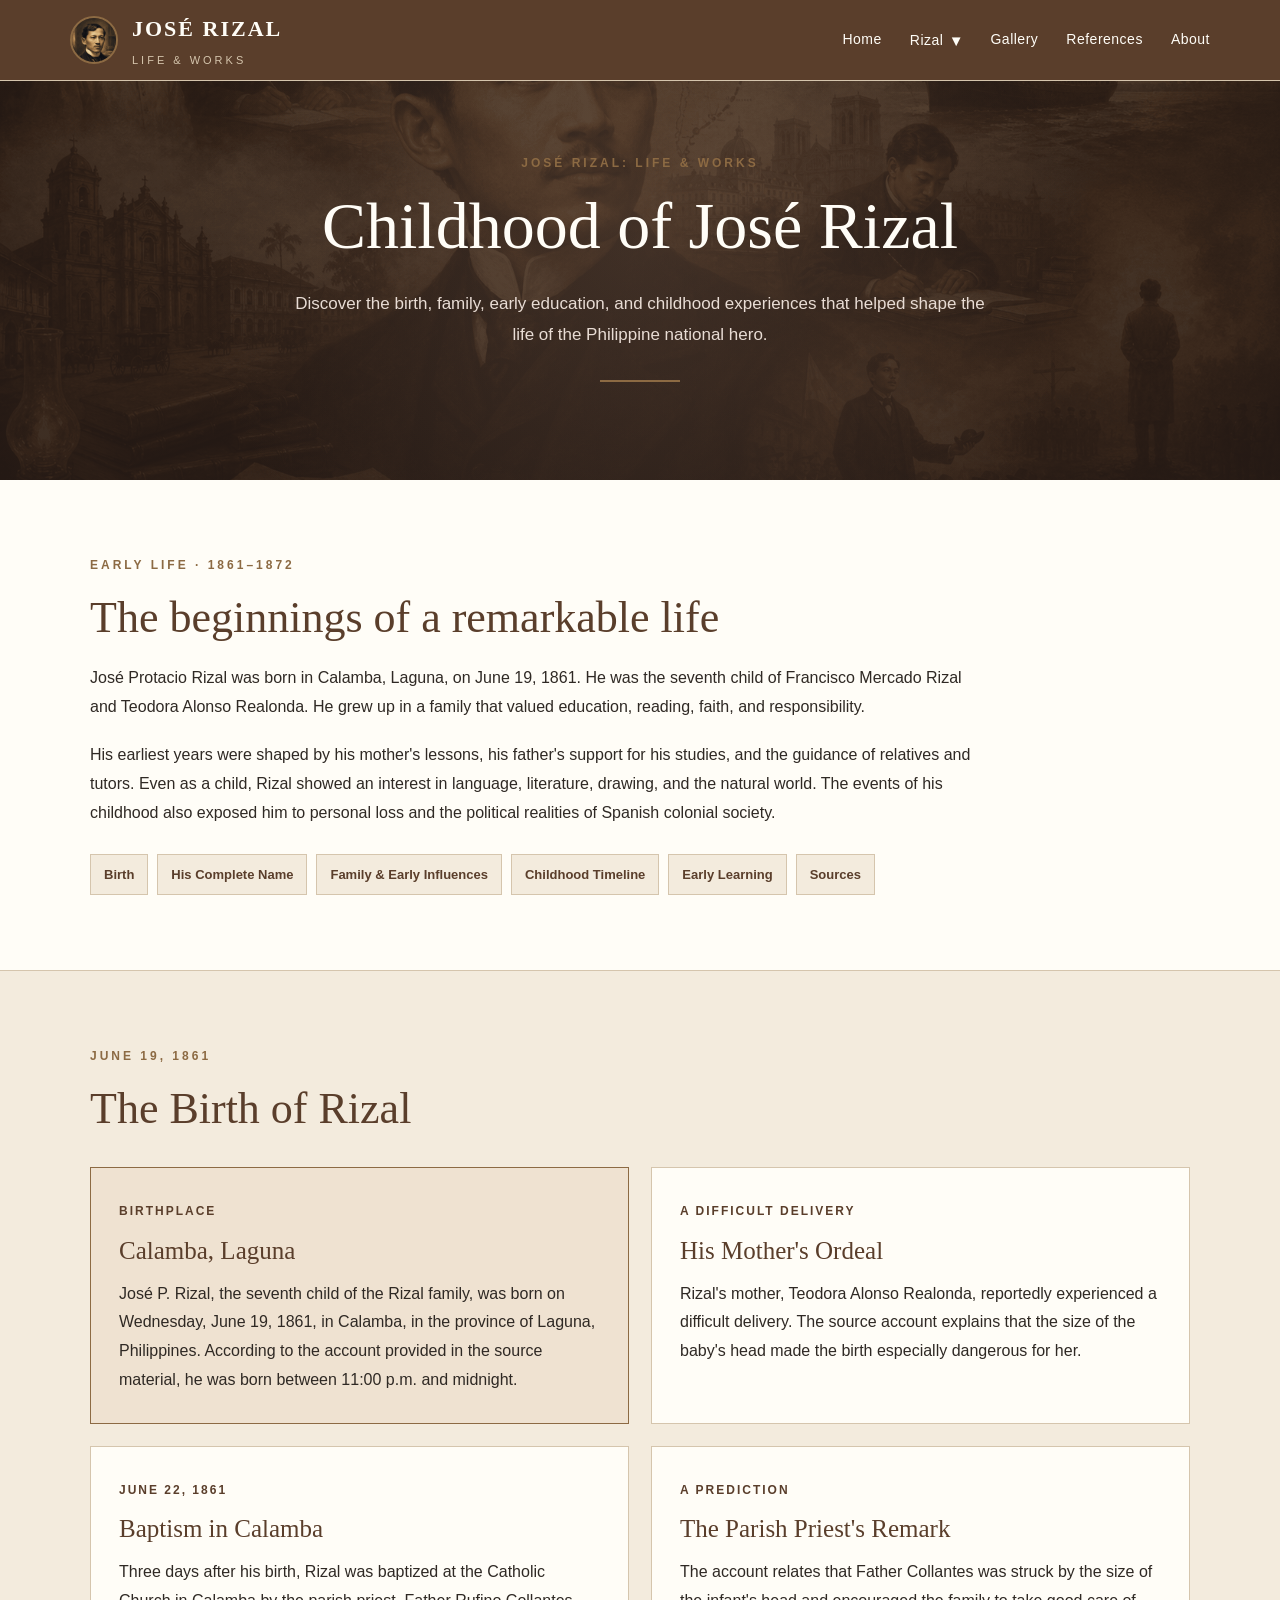
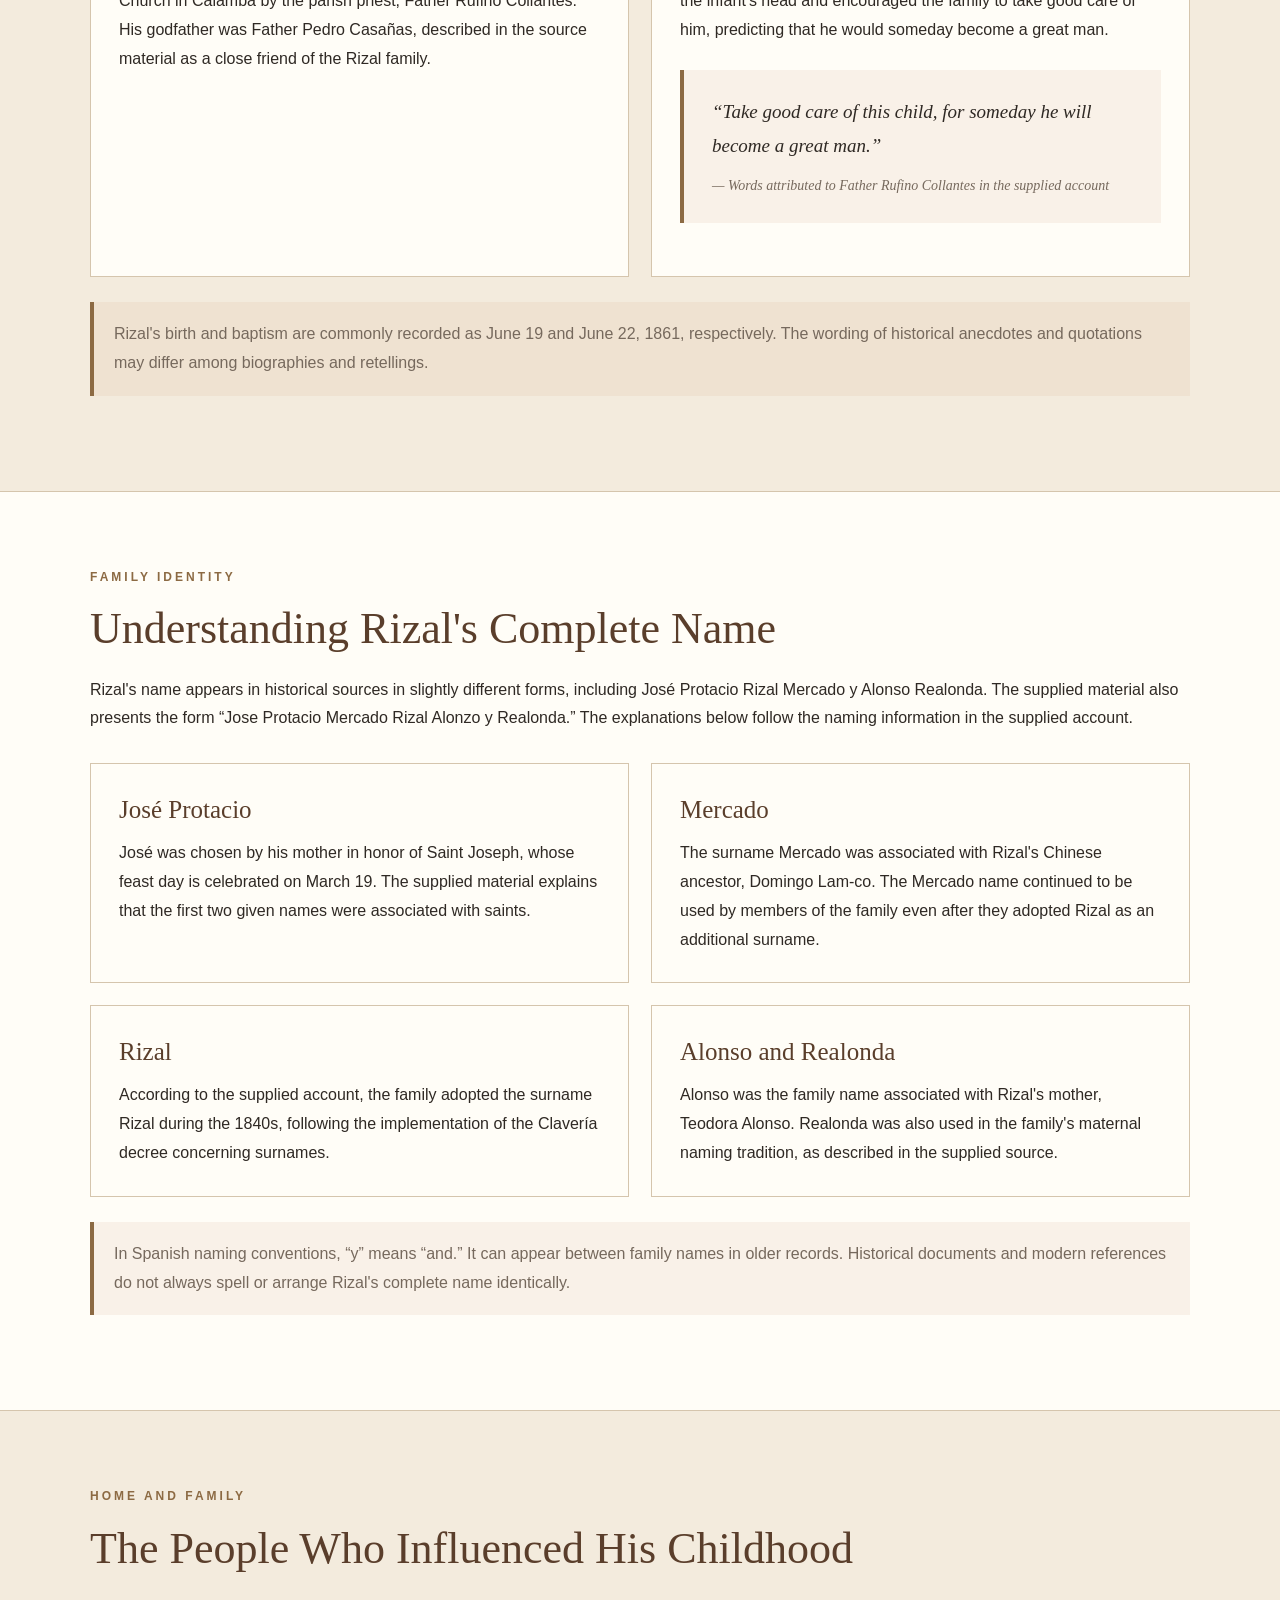
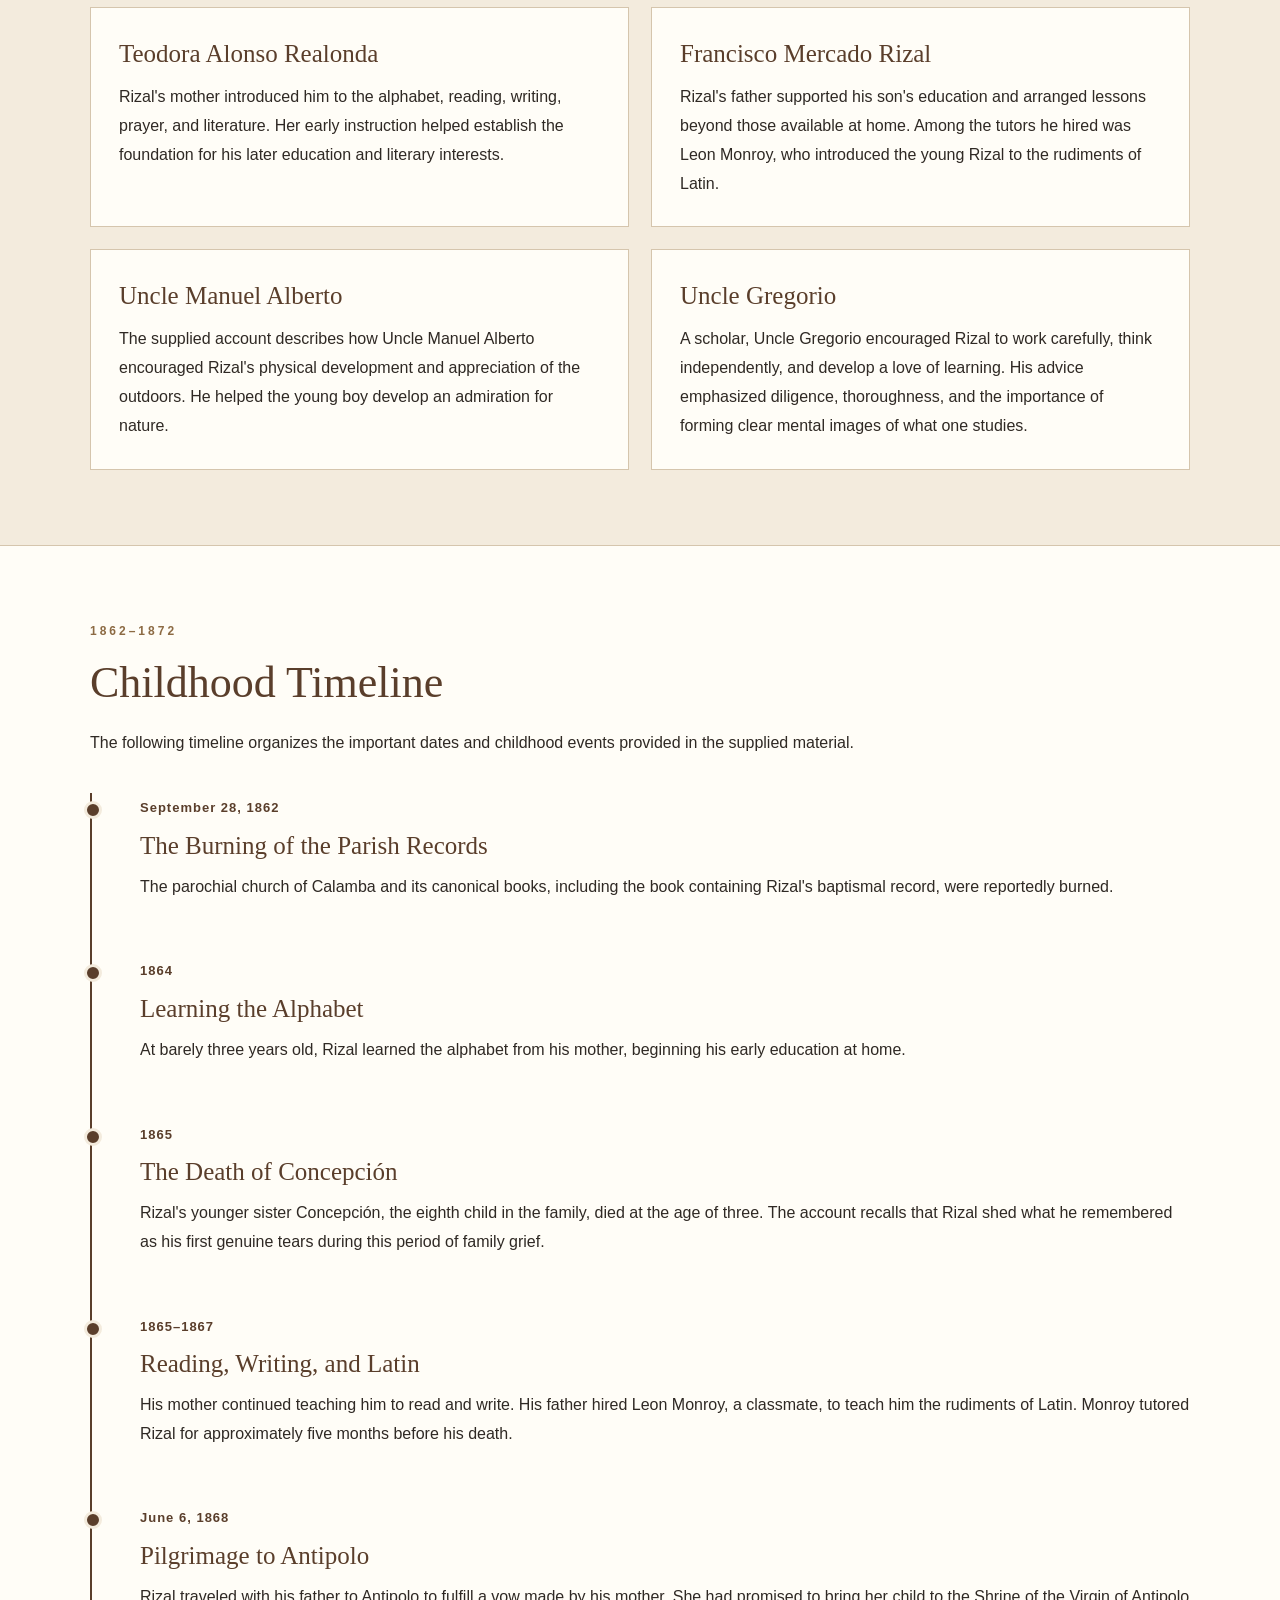
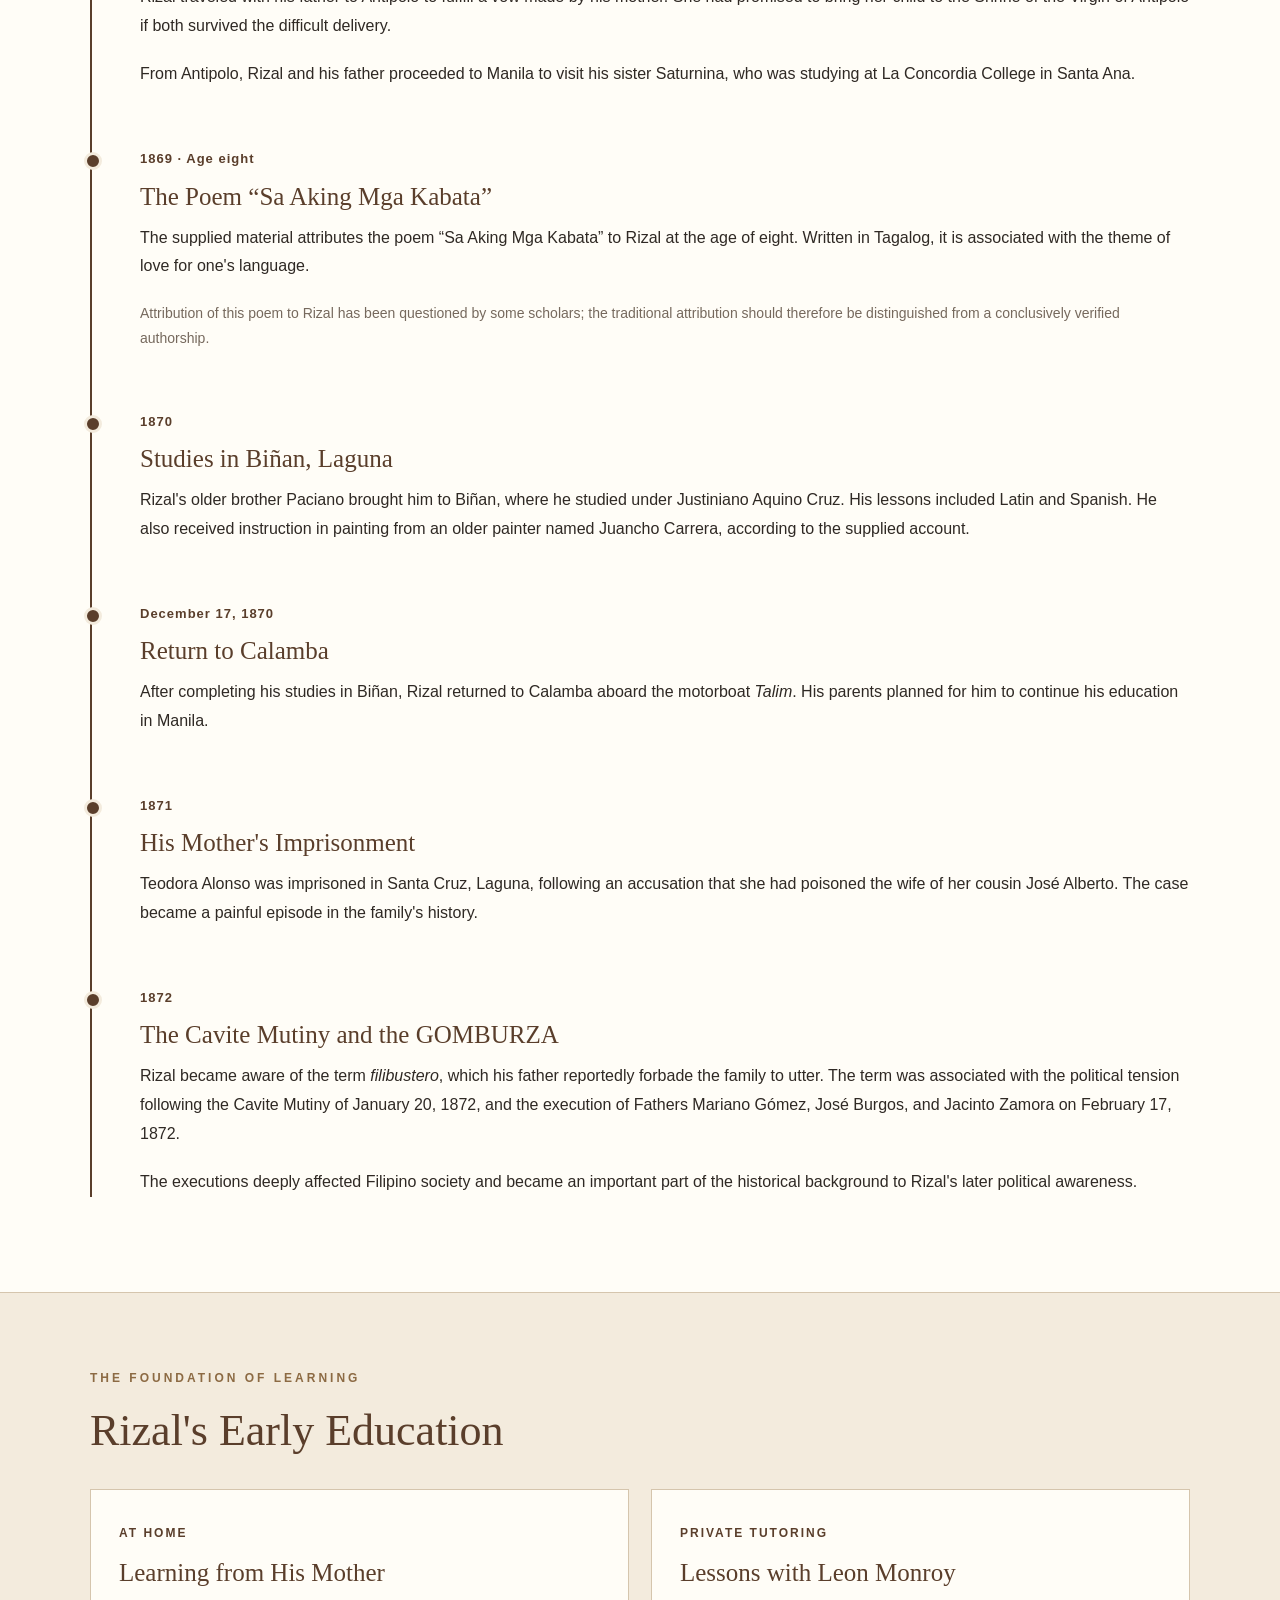
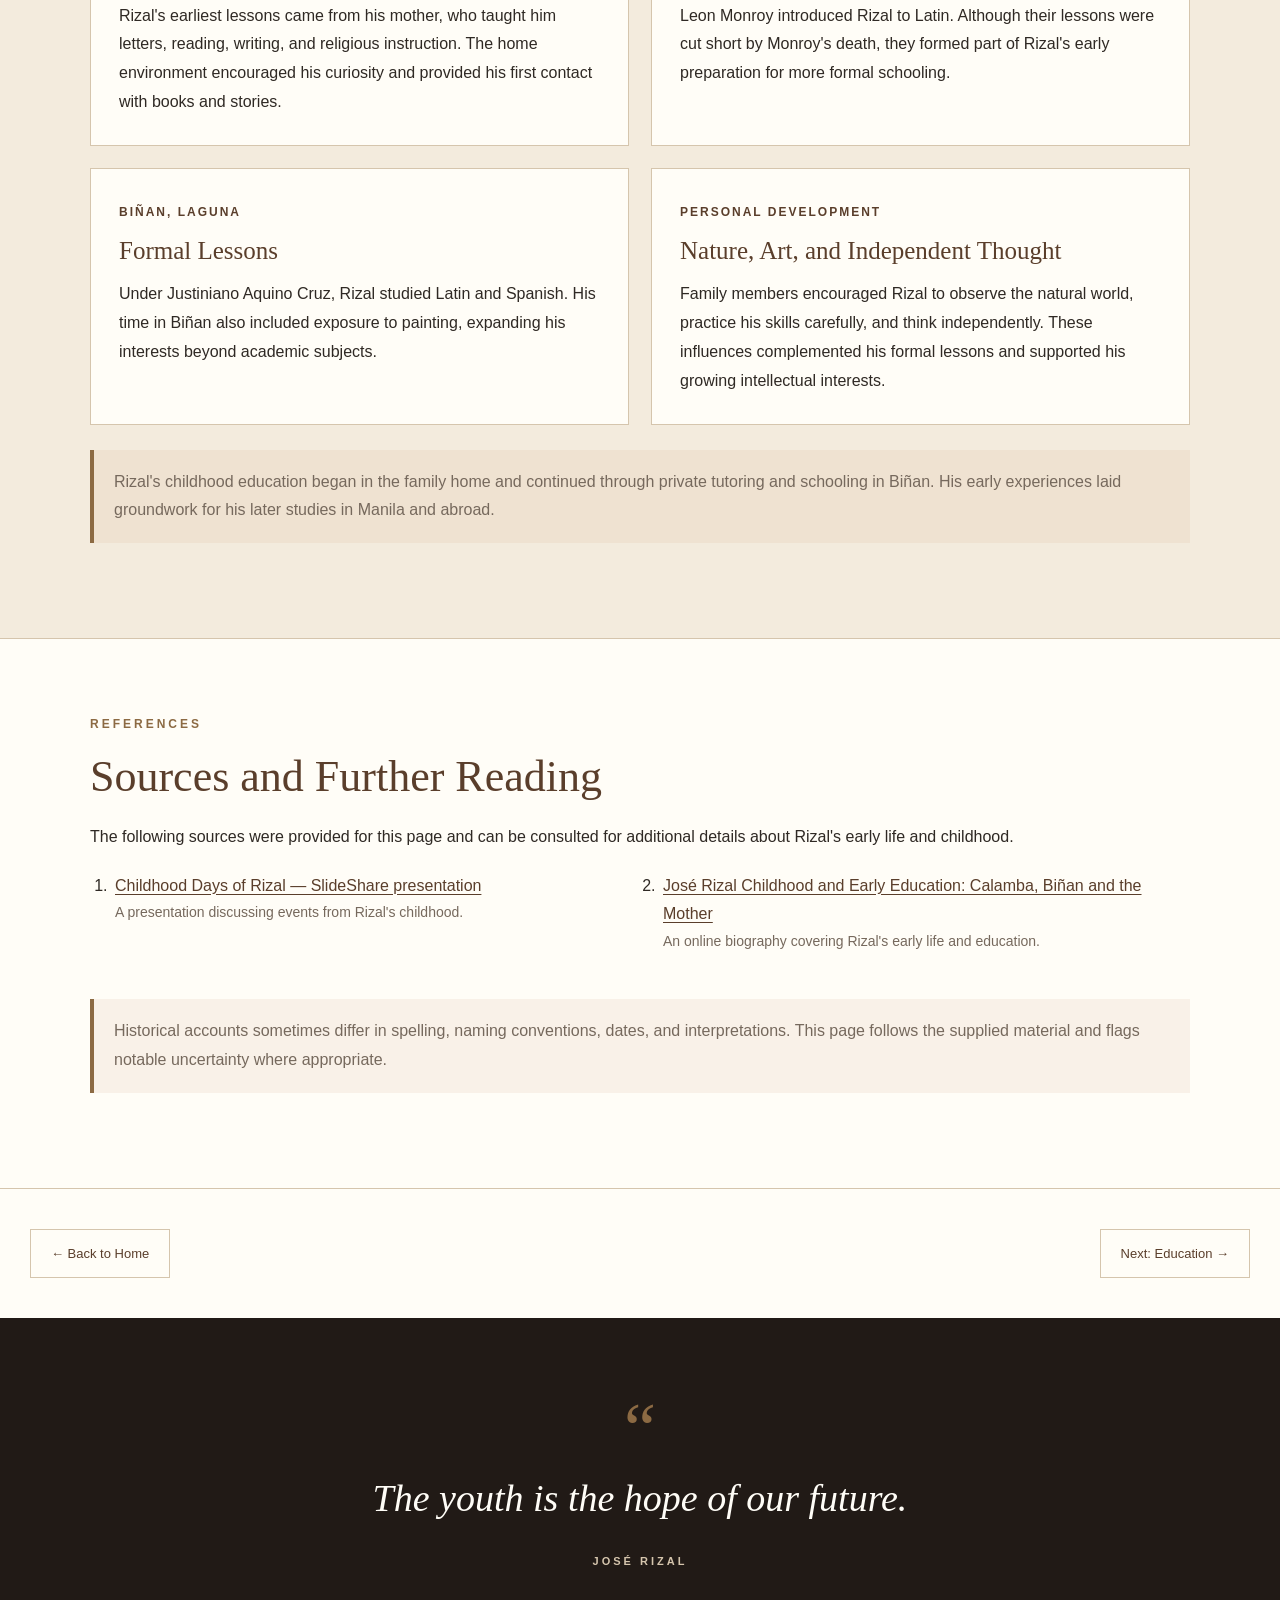
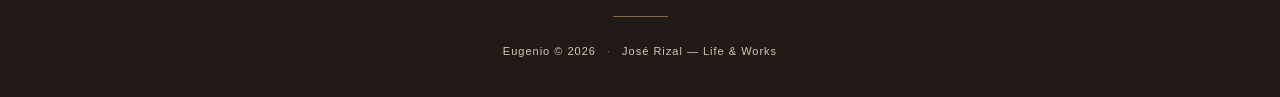
<file: RIZAL_WEB/html/pages/childhood.html>
<!DOCTYPE html>
<html lang="en">

<head>
    <meta charset="UTF-8">
    <meta name="viewport" content="width=device-width, initial-scale=1.0">

    <title>Childhood — José Rizal: Life &amp; Works</title>

    <link rel="stylesheet" href="../../css/colors.css">

    <style>
        * {
            box-sizing: border-box;
        }

        html {
            scroll-behavior: smooth;
            scroll-padding-top: 100px;
        }

        body {
            margin: 0;
            min-height: 100vh;
            display: flex;
            flex-direction: column;
            background: var(--secondary-color);
            color: var(--text-color);
            font-family: Arial, Helvetica, sans-serif;
            line-height: 1.8;
        }

        main {
            flex: 1;
        }

        a {
            color: var(--primary-color);
            text-underline-offset: 3px;
            overflow-wrap: anywhere;
        }

        a:hover {
            color: var(--accent-color);
        }

        #header-container,
        #footer-container {
            width: 100%;
        }

        .hero {
            position: relative;
            min-height: 480px;
            padding: 145px 30px 90px;
            display: flex;
            align-items: center;
            justify-content: center;
            overflow: hidden;
            text-align: center;
            background:
                linear-gradient(rgba(39, 27, 22, 0.78), rgba(39, 27, 22, 0.88)),
                url("../../images/rizal-background.png") center / cover no-repeat;
            color: var(--light-color);
        }

        .hero::before {
            content: "";
            position: absolute;
            inset: 0;
            background: radial-gradient(circle at center, rgba(200, 157, 124, 0.18), transparent 65%);
            pointer-events: none;
        }

        .hero-inner {
            position: relative;
            z-index: 1;
            width: 100%;
            max-width: 850px;
        }

        .eyebrow,
        .section-kicker {
            display: block;
            margin: 0 0 12px;
            color: var(--accent-color);
            font-size: 12px;
            font-weight: bold;
            letter-spacing: 3px;
            text-transform: uppercase;
        }

        h1 {
            margin: 0 0 24px;
            color: var(--light-color);
            font-family: Georgia, "Times New Roman", serif;
            font-size: clamp(36px, 5.5vw, 66px);
            font-weight: normal;
            line-height: 1.2;
        }

        .hero-subtitle {
            max-width: 700px;
            margin: 0 auto;
            color: #e8dcd4;
            font-size: 17px;
        }

        .hero-rule {
            width: 80px;
            height: 2px;
            margin: 30px auto 0;
            background: var(--accent-color);
        }

        .intro,
        .content-section {
            padding: 75px 30px;
        }

        .intro {
            background: var(--light-color);
        }

        .content-section {
            background: var(--secondary-color);
            border-top: 1px solid var(--border-color);
        }

        .content-section:nth-of-type(even) {
            background: var(--light-color);
        }

        .section-inner,
        .intro-inner {
            width: 100%;
            max-width: 1100px;
            margin: 0 auto;
        }

        h2 {
            margin: 0 0 18px;
            color: var(--primary-color);
            font-family: Georgia, "Times New Roman", serif;
            font-size: clamp(30px, 4vw, 44px);
            font-weight: normal;
            line-height: 1.3;
        }

        h3 {
            margin: 0 0 12px;
            color: var(--primary-color);
            font-family: Georgia, "Times New Roman", serif;
            font-size: clamp(20px, 2.5vw, 25px);
            font-weight: normal;
            line-height: 1.4;
        }

        p {
            margin: 0 0 20px;
        }

        .intro-copy {
            max-width: 900px;
        }

        .quick-nav {
            display: flex;
            flex-wrap: wrap;
            gap: 9px;
            margin-top: 26px;
        }

        .quick-nav a {
            display: inline-block;
            padding: 8px 13px;
            border: 1px solid var(--border-color);
            background: var(--secondary-color);
            color: var(--primary-color);
            text-decoration: none;
            font-size: 13px;
            font-weight: bold;
            transition: color 0.2s ease, background-color 0.2s ease;
        }

        .quick-nav a:hover {
            color: var(--light-color);
            background: var(--primary-color);
        }

        .content-grid {
            display: grid;
            grid-template-columns: repeat(2, minmax(0, 1fr));
            gap: 22px;
            margin-top: 30px;
        }

        .content-card {
            min-width: 0;
            padding: 28px;
            background: var(--light-color);
            border: 1px solid var(--border-color);
            transition: transform 0.25s ease, box-shadow 0.25s ease;
        }

        .content-card:hover {
            transform: translateY(-3px);
            box-shadow: 0 8px 25px rgba(33, 26, 22, 0.08);
        }

        .content-card p:last-child {
            margin-bottom: 0;
        }

        .date-label {
            display: inline-block;
            margin-bottom: 10px;
            color: var(--primary-color);
            font-size: 12px;
            font-weight: bold;
            letter-spacing: 2px;
            text-transform: uppercase;
        }

        .feature-card {
            background: rgba(200, 157, 124, 0.12);
            border-color: var(--accent-color);
        }

        .timeline {
            position: relative;
            list-style: none;
            margin: 35px 0 0;
            padding: 0 0 0 28px;
            border-left: 2px solid var(--primary-color);
        }

        .timeline-item {
            position: relative;
            padding: 0 0 35px 20px;
        }

        .timeline-item:last-child {
            padding-bottom: 0;
        }

        .timeline-item::before {
            content: "";
            position: absolute;
            top: 8px;
            left: -36px;
            width: 12px;
            height: 12px;
            border: 3px solid var(--secondary-color);
            border-radius: 50%;
            background: var(--primary-color);
        }

        .timeline-date {
            display: inline-block;
            margin-bottom: 8px;
            color: var(--primary-color);
            font-size: 13px;
            font-weight: bold;
            letter-spacing: 1px;
        }

        .timeline-item h3 {
            margin-bottom: 10px;
        }

        .quote-card {
            margin: 25px 0;
            padding: 25px 28px;
            border-left: 4px solid var(--accent-color);
            background: rgba(200, 157, 124, 0.12);
            font-family: Georgia, "Times New Roman", serif;
            font-size: 19px;
            font-style: italic;
        }

        .quote-card p {
            margin-bottom: 10px;
        }

        .quote-card p:last-child {
            margin-bottom: 0;
        }

        .note {
            margin-top: 25px;
            padding: 18px 20px;
            border-left: 4px solid var(--accent-color);
            background: rgba(200, 157, 124, 0.12);
            color: var(--muted-color);
        }

        .source-list {
            display: grid;
            grid-template-columns: repeat(2, minmax(0, 1fr));
            gap: 18px;
            padding-left: 22px;
        }

        .source-list li {
            padding-left: 3px;
        }

        .page-navigation {
            display: flex;
            flex-wrap: wrap;
            align-items: center;
            justify-content: space-between;
            gap: 20px;
            padding: 40px 30px;
            background: var(--light-color);
            border-top: 1px solid var(--border-color);
        }

        .page-navigation a {
            display: inline-block;
            padding: 12px 20px;
            border: 1px solid var(--border-color);
            color: var(--primary-color);
            font-size: 13px;
            text-decoration: none;
            transition: color 0.2s ease, background-color 0.2s ease;
        }

        .page-navigation a:hover {
            color: var(--light-color);
            background: var(--primary-color);
        }

        .small-note {
            color: var(--muted-color);
            font-size: 14px;
        }

        @media (max-width: 850px) {

            .content-grid,
            .source-list {
                grid-template-columns: 1fr;
            }

            .content-section,
            .intro {
                padding: 65px 24px;
            }
        }

        @media (max-width: 600px) {
            .hero {
                min-height: 400px;
                padding: 125px 22px 70px;
            }

            .hero-subtitle {
                font-size: 15px;
            }

            .content-section,
            .intro {
                padding: 55px 20px;
            }

            .content-card {
                padding: 23px 20px;
            }

            .page-navigation {
                padding: 30px 20px;
                align-items: stretch;
                flex-direction: column;
            }

            .page-navigation a {
                text-align: center;
            }

            .quick-nav a {
                font-size: 12px;
            }

            .quote-card {
                padding: 20px;
                font-size: 17px;
            }
        }

        @media (prefers-reduced-motion: reduce) {
            html {
                scroll-behavior: auto;
            }

            *,
            *::before,
            *::after {
                transition-duration: 0.01ms !important;
            }
        }
    </style>
</head>

<body>
    <div id="header-container"></div>

    <main>
        <section class="hero">
            <div class="hero-inner">
                <p class="eyebrow">José Rizal: Life &amp; Works</p>
                <h1>Childhood of José Rizal</h1>
                <p class="hero-subtitle">
                    Discover the birth, family, early education, and childhood experiences that helped shape the life
                    of the Philippine national hero.
                </p>
                <div class="hero-rule"></div>
            </div>
        </section>

        <section class="intro" id="overview">
            <div class="intro-inner">
                <p class="section-kicker">Early life · 1861–1872</p>
                <h2>The beginnings of a remarkable life</h2>

                <div class="intro-copy">
                    <p>
                        José Protacio Rizal was born in Calamba, Laguna, on June 19, 1861. He was the seventh child
                        of Francisco Mercado Rizal and Teodora Alonso Realonda. He grew up in a family that valued
                        education, reading, faith, and responsibility.
                    </p>

                    <p>
                        His earliest years were shaped by his mother's lessons, his father's support for his studies,
                        and the guidance of relatives and tutors. Even as a child, Rizal showed an interest in language,
                        literature, drawing, and the natural world. The events of his childhood also exposed him to
                        personal loss and the political realities of Spanish colonial society.
                    </p>
                </div>

                <nav class="quick-nav" aria-label="On this page">
                    <a href="#birth">Birth</a>
                    <a href="#name">His Complete Name</a>
                    <a href="#family">Family &amp; Early Influences</a>
                    <a href="#timeline">Childhood Timeline</a>
                    <a href="#education">Early Learning</a>
                    <a href="#sources">Sources</a>
                </nav>
            </div>
        </section>

        <section class="content-section" id="birth">
            <div class="section-inner">
                <p class="section-kicker">June 19, 1861</p>
                <h2>The Birth of Rizal</h2>

                <div class="content-grid">
                    <article class="content-card feature-card">
                        <span class="date-label">Birthplace</span>
                        <h3>Calamba, Laguna</h3>
                        <p>
                            José P. Rizal, the seventh child of the Rizal family, was born on Wednesday, June 19, 1861,
                            in Calamba, in the province of Laguna, Philippines. According to the account provided in
                            the source material, he was born between 11:00 p.m. and midnight.
                        </p>
                    </article>

                    <article class="content-card">
                        <span class="date-label">A difficult delivery</span>
                        <h3>His Mother's Ordeal</h3>
                        <p>
                            Rizal's mother, Teodora Alonso Realonda, reportedly experienced a difficult delivery.
                            The source account explains that the size of the baby's head made the birth especially
                            dangerous for her.
                        </p>
                    </article>

                    <article class="content-card">
                        <span class="date-label">June 22, 1861</span>
                        <h3>Baptism in Calamba</h3>
                        <p>
                            Three days after his birth, Rizal was baptized at the Catholic Church in Calamba by the
                            parish priest, Father Rufino Collantes. His godfather was Father Pedro Casañas, described
                            in the source material as a close friend of the Rizal family.
                        </p>
                    </article>

                    <article class="content-card">
                        <span class="date-label">A prediction</span>
                        <h3>The Parish Priest's Remark</h3>
                        <p>
                            The account relates that Father Collantes was struck by the size of the infant's head and
                            encouraged the family to take good care of him, predicting that he would someday become
                            a great man.
                        </p>
                        <div class="quote-card">
                            <p>“Take good care of this child, for someday he will become a great man.”</p>
                            <p class="small-note">— Words attributed to Father Rufino Collantes in the supplied account
                            </p>
                        </div>
                    </article>
                </div>

                <p class="note">
                    Rizal's birth and baptism are commonly recorded as June 19 and June 22, 1861, respectively.
                    The wording of historical anecdotes and quotations may differ among biographies and retellings.
                </p>
            </div>
        </section>

        <section class="content-section" id="name">
            <div class="section-inner">
                <p class="section-kicker">Family identity</p>
                <h2>Understanding Rizal's Complete Name</h2>

                <p>
                    Rizal's name appears in historical sources in slightly different forms, including José Protacio
                    Rizal Mercado y Alonso Realonda. The supplied material also presents the form
                    “Jose Protacio Mercado Rizal Alonzo y Realonda.” The explanations below follow the naming
                    information in the supplied account.
                </p>

                <div class="content-grid">
                    <article class="content-card">
                        <h3>José Protacio</h3>
                        <p>
                            José was chosen by his mother in honor of Saint Joseph, whose feast day is celebrated on
                            March 19. The supplied material explains that the first two given names were associated
                            with saints.
                        </p>
                    </article>

                    <article class="content-card">
                        <h3>Mercado</h3>
                        <p>
                            The surname Mercado was associated with Rizal's Chinese ancestor, Domingo Lam-co. The
                            Mercado name continued to be used by members of the family even after they adopted Rizal
                            as an additional surname.
                        </p>
                    </article>

                    <article class="content-card">
                        <h3>Rizal</h3>
                        <p>
                            According to the supplied account, the family adopted the surname Rizal during the 1840s,
                            following the implementation of the Clavería decree concerning surnames.
                        </p>
                    </article>

                    <article class="content-card">
                        <h3>Alonso and Realonda</h3>
                        <p>
                            Alonso was the family name associated with Rizal's mother, Teodora Alonso. Realonda was
                            also used in the family's maternal naming tradition, as described in the supplied source.
                        </p>
                    </article>
                </div>

                <p class="note">
                    In Spanish naming conventions, “y” means “and.” It can appear between family names in older
                    records. Historical documents and modern references do not always spell or arrange Rizal's
                    complete name identically.
                </p>
            </div>
        </section>

        <section class="content-section" id="family">
            <div class="section-inner">
                <p class="section-kicker">Home and family</p>
                <h2>The People Who Influenced His Childhood</h2>

                <div class="content-grid">
                    <article class="content-card">
                        <h3>Teodora Alonso Realonda</h3>
                        <p>
                            Rizal's mother introduced him to the alphabet, reading, writing, prayer, and literature.
                            Her early instruction helped establish the foundation for his later education and
                            literary interests.
                        </p>
                    </article>

                    <article class="content-card">
                        <h3>Francisco Mercado Rizal</h3>
                        <p>
                            Rizal's father supported his son's education and arranged lessons beyond those available
                            at home. Among the tutors he hired was Leon Monroy, who introduced the young Rizal to
                            the rudiments of Latin.
                        </p>
                    </article>

                    <article class="content-card">
                        <h3>Uncle Manuel Alberto</h3>
                        <p>
                            The supplied account describes how Uncle Manuel Alberto encouraged Rizal's physical
                            development and appreciation of the outdoors. He helped the young boy develop an
                            admiration for nature.
                        </p>
                    </article>

                    <article class="content-card">
                        <h3>Uncle Gregorio</h3>
                        <p>
                            A scholar, Uncle Gregorio encouraged Rizal to work carefully, think independently, and
                            develop a love of learning. His advice emphasized diligence, thoroughness, and the
                            importance of forming clear mental images of what one studies.
                        </p>
                    </article>
                </div>
            </div>
        </section>

        <section class="content-section" id="timeline">
            <div class="section-inner">
                <p class="section-kicker">1862–1872</p>
                <h2>Childhood Timeline</h2>
                <p>
                    The following timeline organizes the important dates and childhood events provided in the
                    supplied material.
                </p>

                <ol class="timeline">
                    <li class="timeline-item">
                        <span class="timeline-date">September 28, 1862</span>
                        <h3>The Burning of the Parish Records</h3>
                        <p>
                            The parochial church of Calamba and its canonical books, including the book containing
                            Rizal's baptismal record, were reportedly burned.
                        </p>
                    </li>

                    <li class="timeline-item">
                        <span class="timeline-date">1864</span>
                        <h3>Learning the Alphabet</h3>
                        <p>
                            At barely three years old, Rizal learned the alphabet from his mother, beginning his
                            early education at home.
                        </p>
                    </li>

                    <li class="timeline-item">
                        <span class="timeline-date">1865</span>
                        <h3>The Death of Concepción</h3>
                        <p>
                            Rizal's younger sister Concepción, the eighth child in the family, died at the age of
                            three. The account recalls that Rizal shed what he remembered as his first genuine tears
                            during this period of family grief.
                        </p>
                    </li>

                    <li class="timeline-item">
                        <span class="timeline-date">1865–1867</span>
                        <h3>Reading, Writing, and Latin</h3>
                        <p>
                            His mother continued teaching him to read and write. His father hired Leon Monroy, a
                            classmate, to teach him the rudiments of Latin. Monroy tutored Rizal for approximately
                            five months before his death.
                        </p>
                    </li>

                    <li class="timeline-item">
                        <span class="timeline-date">June 6, 1868</span>
                        <h3>Pilgrimage to Antipolo</h3>
                        <p>
                            Rizal traveled with his father to Antipolo to fulfill a vow made by his mother. She had
                            promised to bring her child to the Shrine of the Virgin of Antipolo if both survived the
                            difficult delivery.
                        </p>
                        <p>
                            From Antipolo, Rizal and his father proceeded to Manila to visit his sister Saturnina,
                            who was studying at La Concordia College in Santa Ana.
                        </p>
                    </li>

                    <li class="timeline-item">
                        <span class="timeline-date">1869 · Age eight</span>
                        <h3>The Poem “Sa Aking Mga Kabata”</h3>
                        <p>
                            The supplied material attributes the poem “Sa Aking Mga Kabata” to Rizal at the age of
                            eight. Written in Tagalog, it is associated with the theme of love for one's language.
                        </p>
                        <p class="small-note">
                            Attribution of this poem to Rizal has been questioned by some scholars; the traditional
                            attribution should therefore be distinguished from a conclusively verified authorship.
                        </p>
                    </li>

                    <li class="timeline-item">
                        <span class="timeline-date">1870</span>
                        <h3>Studies in Biñan, Laguna</h3>
                        <p>
                            Rizal's older brother Paciano brought him to Biñan, where he studied under Justiniano
                            Aquino Cruz. His lessons included Latin and Spanish. He also received instruction in
                            painting from an older painter named Juancho Carrera, according to the supplied account.
                        </p>
                    </li>

                    <li class="timeline-item">
                        <span class="timeline-date">December 17, 1870</span>
                        <h3>Return to Calamba</h3>
                        <p>
                            After completing his studies in Biñan, Rizal returned to Calamba aboard the motorboat
                            <em>Talim</em>. His parents planned for him to continue his education in Manila.
                        </p>
                    </li>

                    <li class="timeline-item">
                        <span class="timeline-date">1871</span>
                        <h3>His Mother's Imprisonment</h3>
                        <p>
                            Teodora Alonso was imprisoned in Santa Cruz, Laguna, following an accusation that she
                            had poisoned the wife of her cousin José Alberto. The case became a painful episode in
                            the family's history.
                        </p>
                    </li>

                    <li class="timeline-item">
                        <span class="timeline-date">1872</span>
                        <h3>The Cavite Mutiny and the GOMBURZA</h3>
                        <p>
                            Rizal became aware of the term <em>filibustero</em>, which his father reportedly forbade
                            the family to utter. The term was associated with the political tension following the
                            Cavite Mutiny of January 20, 1872, and the execution of Fathers Mariano Gómez, José
                            Burgos, and Jacinto Zamora on February 17, 1872.
                        </p>
                        <p>
                            The executions deeply affected Filipino society and became an important part of the
                            historical background to Rizal's later political awareness.
                        </p>
                    </li>
                </ol>
            </div>
        </section>

        <section class="content-section" id="education">
            <div class="section-inner">
                <p class="section-kicker">The foundation of learning</p>
                <h2>Rizal's Early Education</h2>

                <div class="content-grid">
                    <article class="content-card">
                        <span class="date-label">At home</span>
                        <h3>Learning from His Mother</h3>
                        <p>
                            Rizal's earliest lessons came from his mother, who taught him letters, reading, writing,
                            and religious instruction. The home environment encouraged his curiosity and provided
                            his first contact with books and stories.
                        </p>
                    </article>

                    <article class="content-card">
                        <span class="date-label">Private tutoring</span>
                        <h3>Lessons with Leon Monroy</h3>
                        <p>
                            Leon Monroy introduced Rizal to Latin. Although their lessons were cut short by Monroy's
                            death, they formed part of Rizal's early preparation for more formal schooling.
                        </p>
                    </article>

                    <article class="content-card">
                        <span class="date-label">Biñan, Laguna</span>
                        <h3>Formal Lessons</h3>
                        <p>
                            Under Justiniano Aquino Cruz, Rizal studied Latin and Spanish. His time in Biñan also
                            included exposure to painting, expanding his interests beyond academic subjects.
                        </p>
                    </article>

                    <article class="content-card">
                        <span class="date-label">Personal development</span>
                        <h3>Nature, Art, and Independent Thought</h3>
                        <p>
                            Family members encouraged Rizal to observe the natural world, practice his skills
                            carefully, and think independently. These influences complemented his formal lessons
                            and supported his growing intellectual interests.
                        </p>
                    </article>
                </div>

                <p class="note">
                    Rizal's childhood education began in the family home and continued through private tutoring and
                    schooling in Biñan. His early experiences laid groundwork for his later studies in Manila and
                    abroad.
                </p>
            </div>
        </section>

        <section class="content-section" id="sources">
            <div class="section-inner">
                <p class="section-kicker">References</p>
                <h2>Sources and Further Reading</h2>
                <p>
                    The following sources were provided for this page and can be consulted for additional details
                    about Rizal's early life and childhood.
                </p>

                <ol class="source-list">
                    <li>
                        <a href="https://www.slideshare.net/slideshow/childhood-days-of-rizal/45256342" target="_blank"
                            rel="noopener noreferrer">
                            Childhood Days of Rizal — SlideShare presentation
                        </a>
                        <p class="small-note">
                            A presentation discussing events from Rizal's childhood.
                        </p>
                    </li>

                    <li>
                        <a href="https://www.joserizal.com/life/rizal-early-life/" target="_blank"
                            rel="noopener noreferrer">
                            José Rizal Childhood and Early Education: Calamba, Biñan and the Mother
                        </a>
                        <p class="small-note">
                            An online biography covering Rizal's early life and education.
                        </p>
                    </li>
                </ol>

                <p class="note">
                    Historical accounts sometimes differ in spelling, naming conventions, dates, and interpretations.
                    This page follows the supplied material and flags notable uncertainty where appropriate.
                </p>
            </div>
        </section>

        <nav class="page-navigation" aria-label="Page navigation">
            <a href="index.html">← Back to Home</a>
            <a href="education.html">Next: Education →</a>
        </nav>
    </main>

    <div id="footer-container"></div>

    <script src="../../js/injector/injectHeader.js"></script>
    <script src="../../js/injector/injectFooter.js"></script>
</body>

</html>
</file>
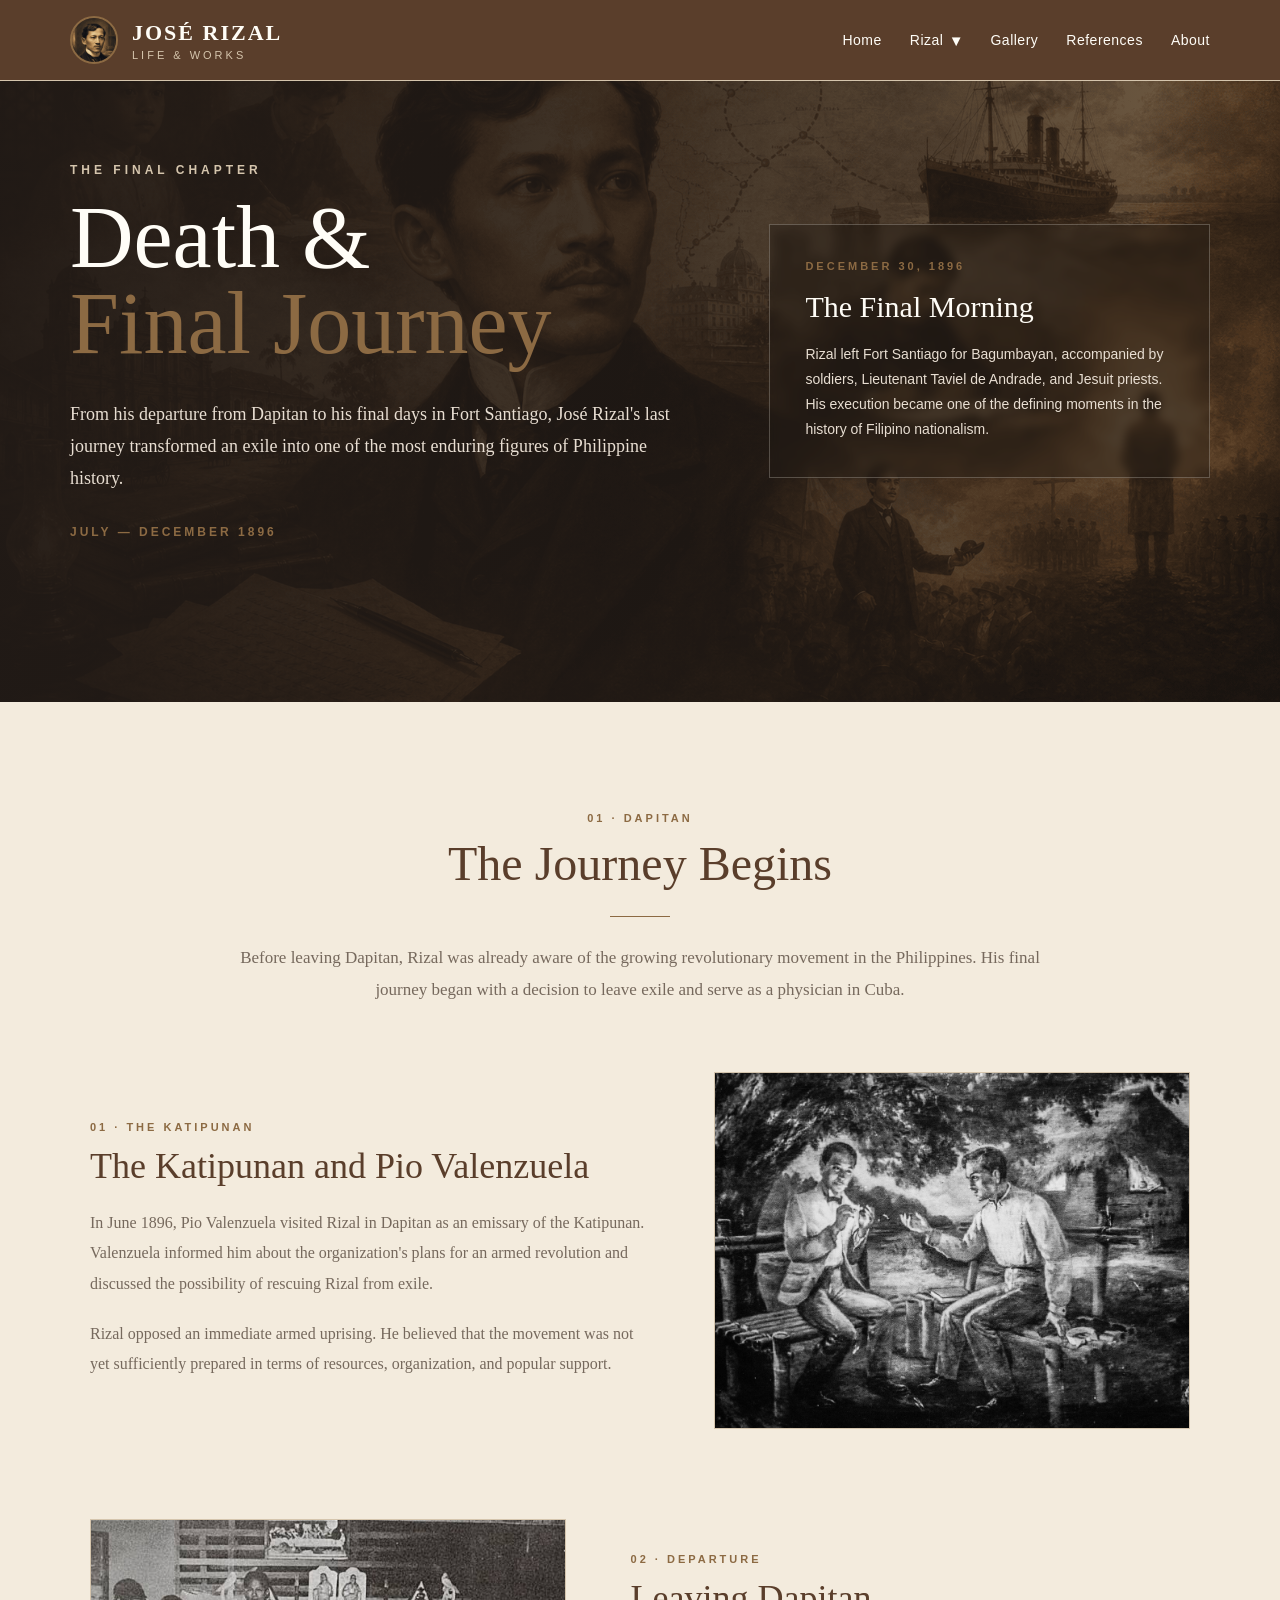
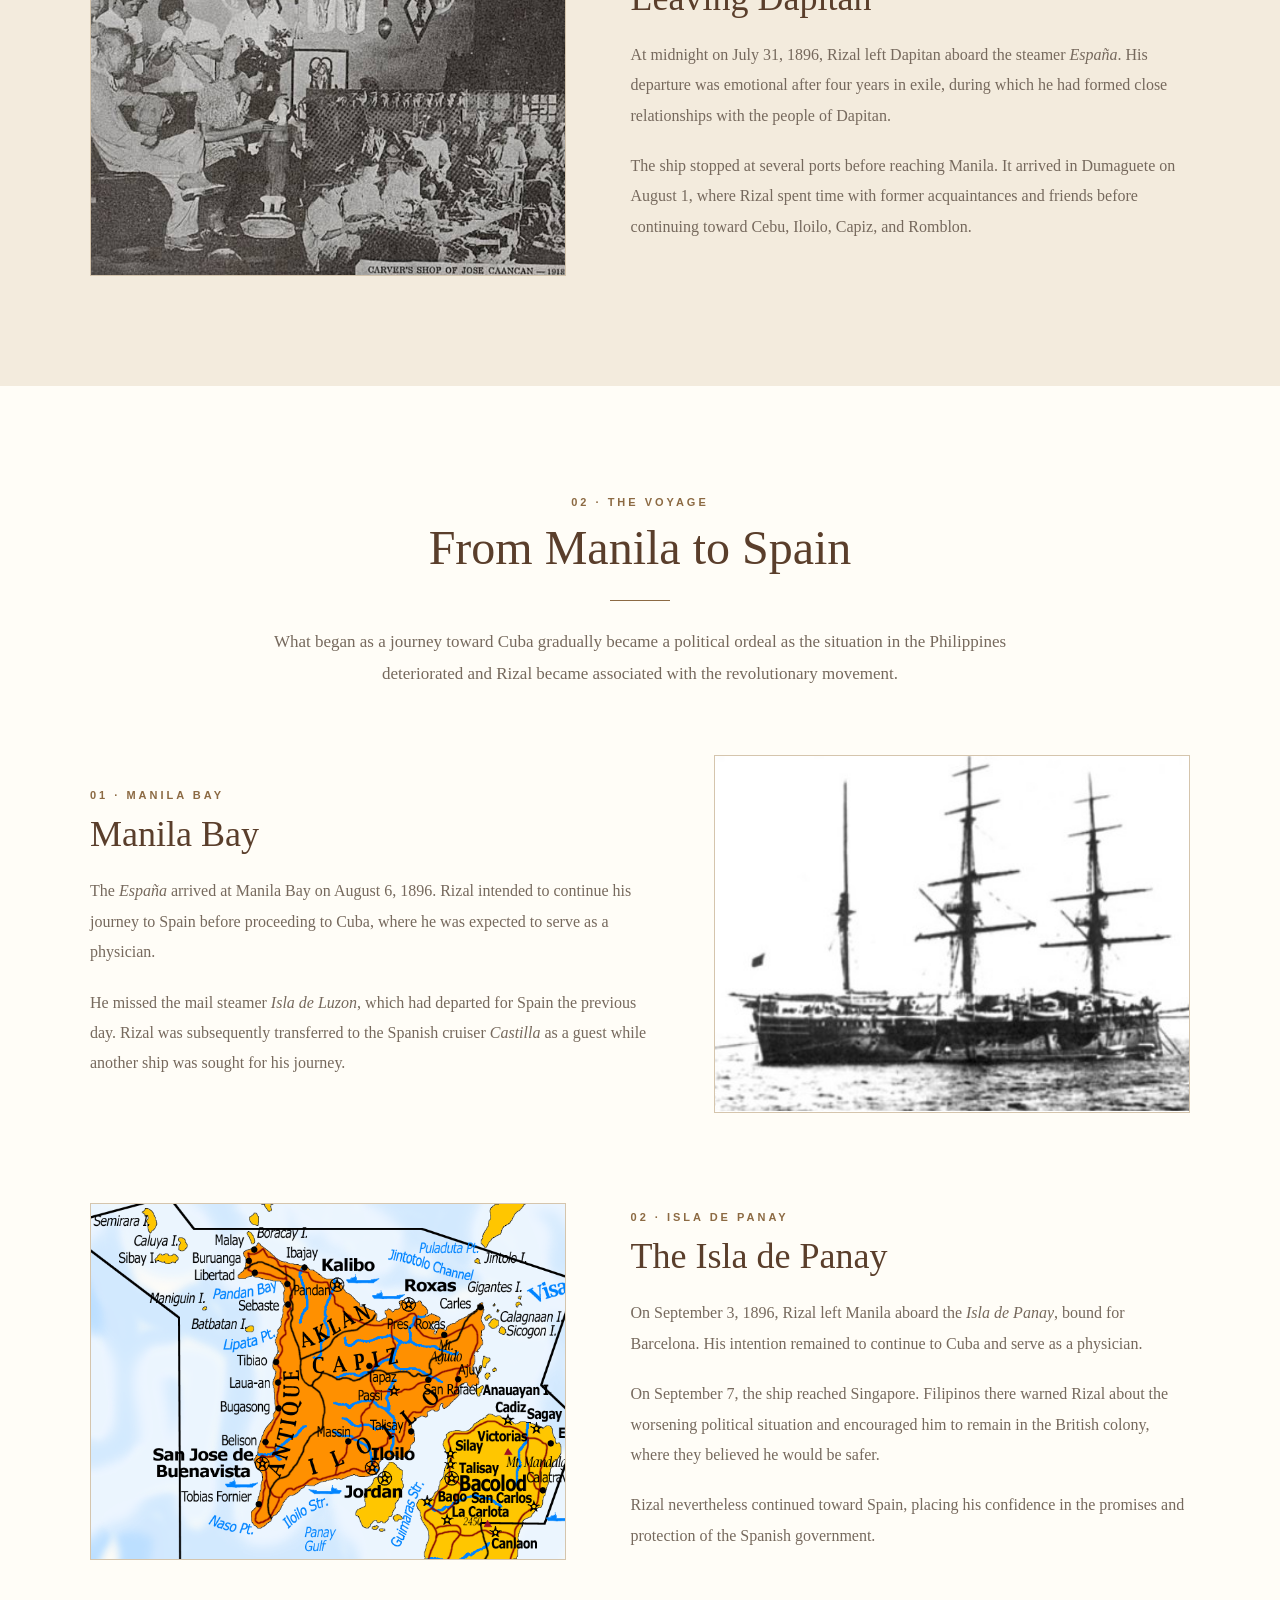
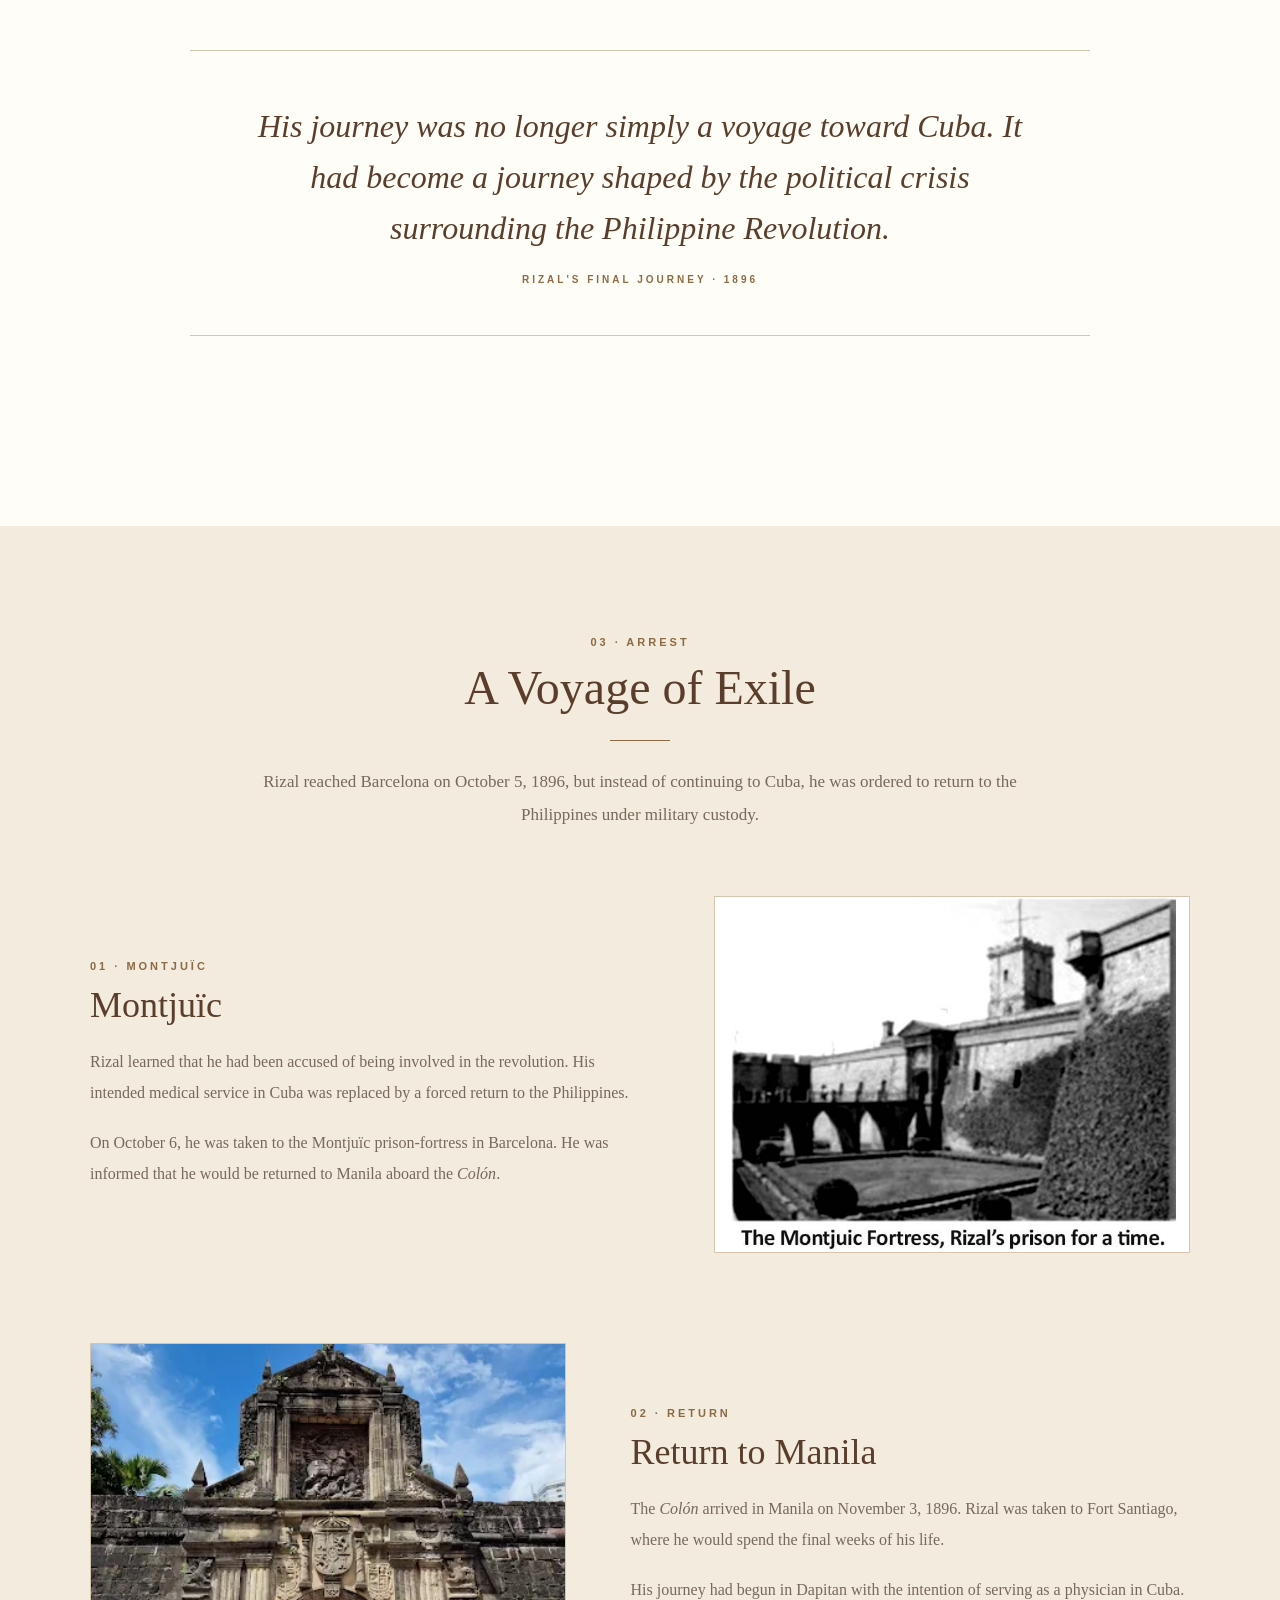
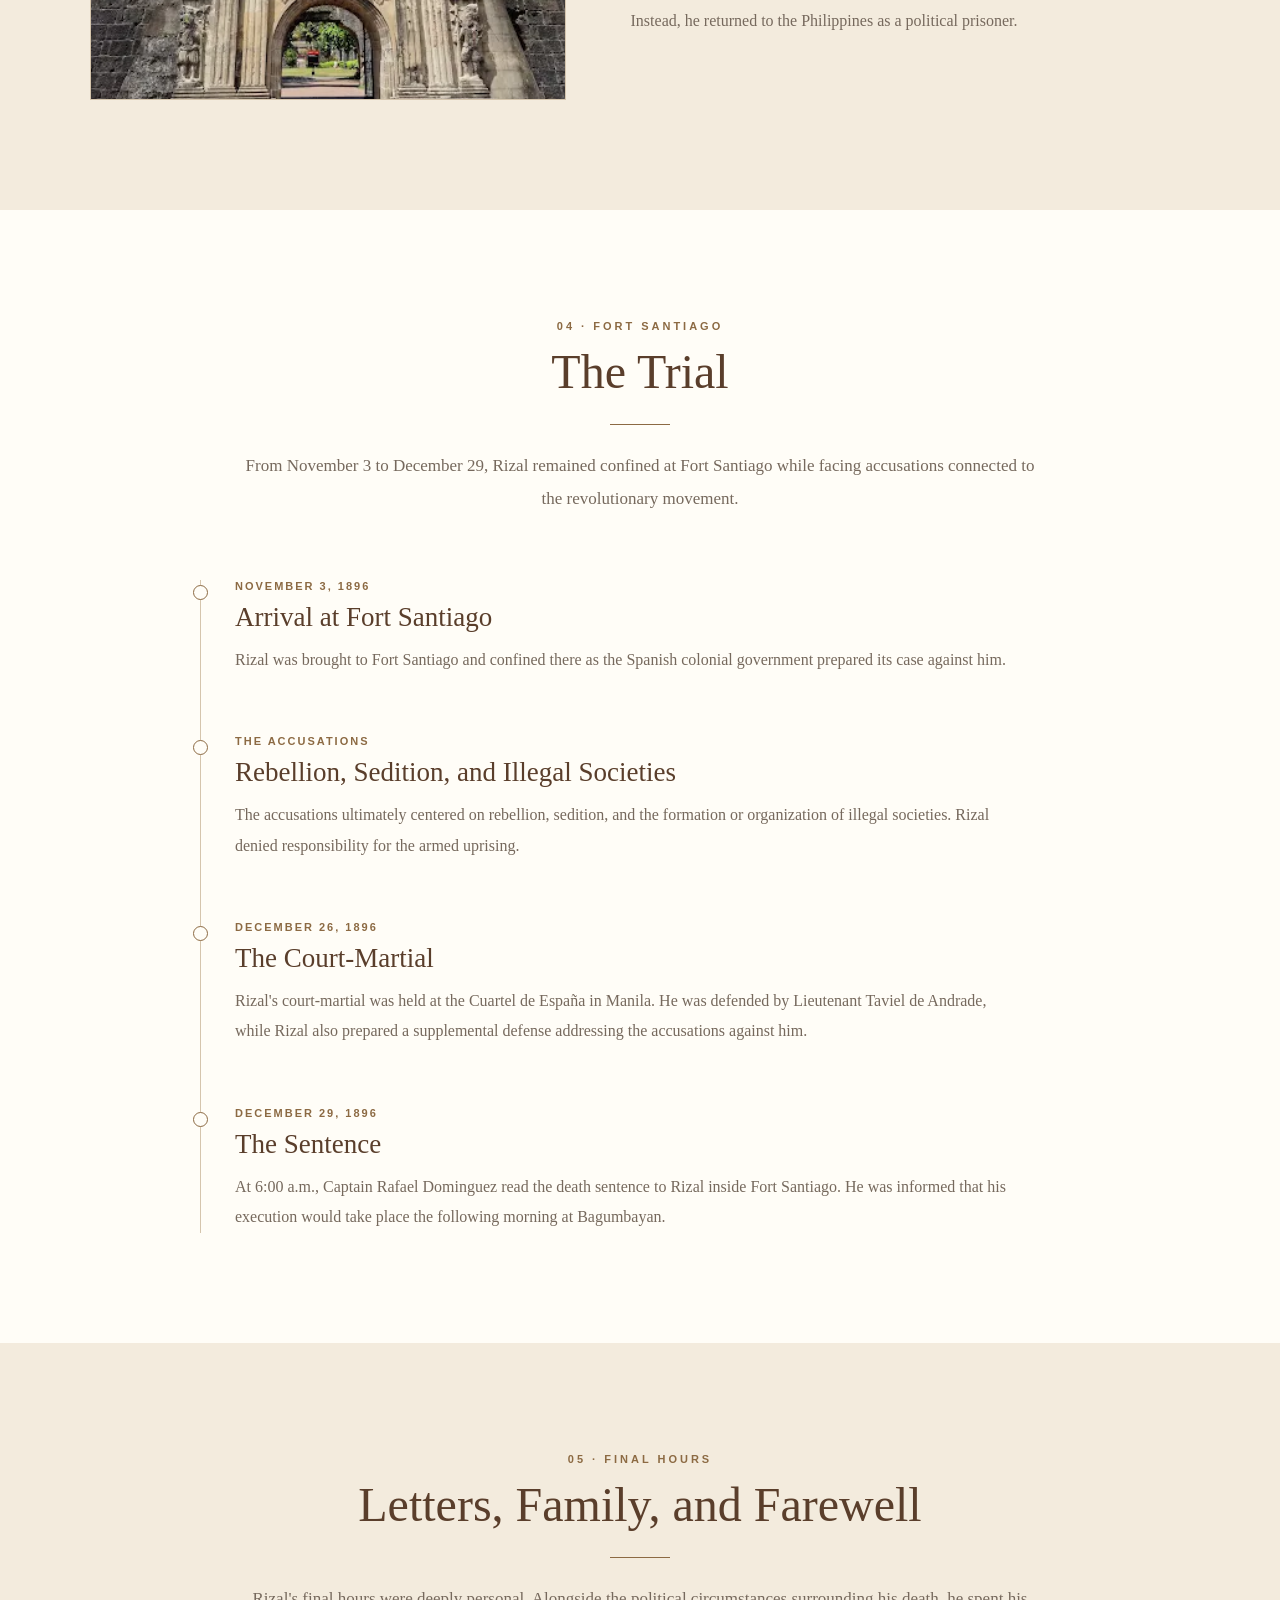
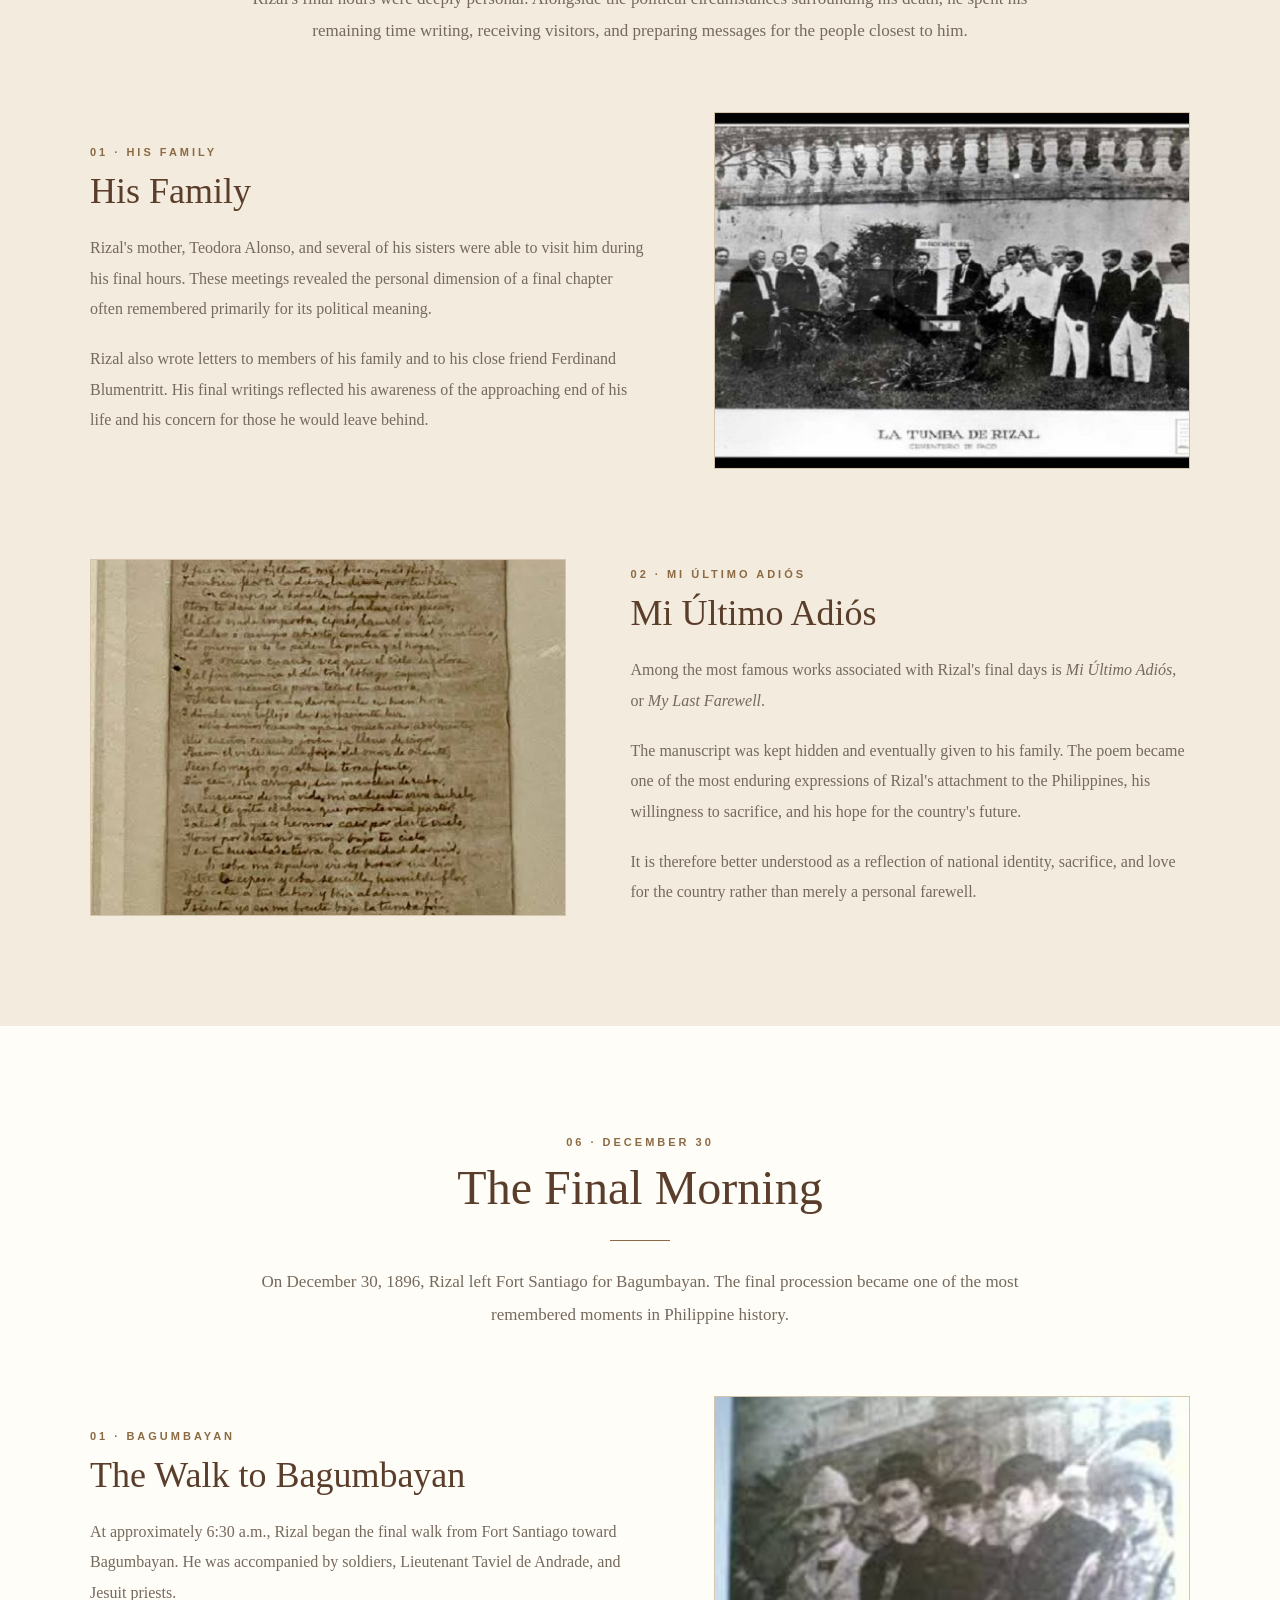
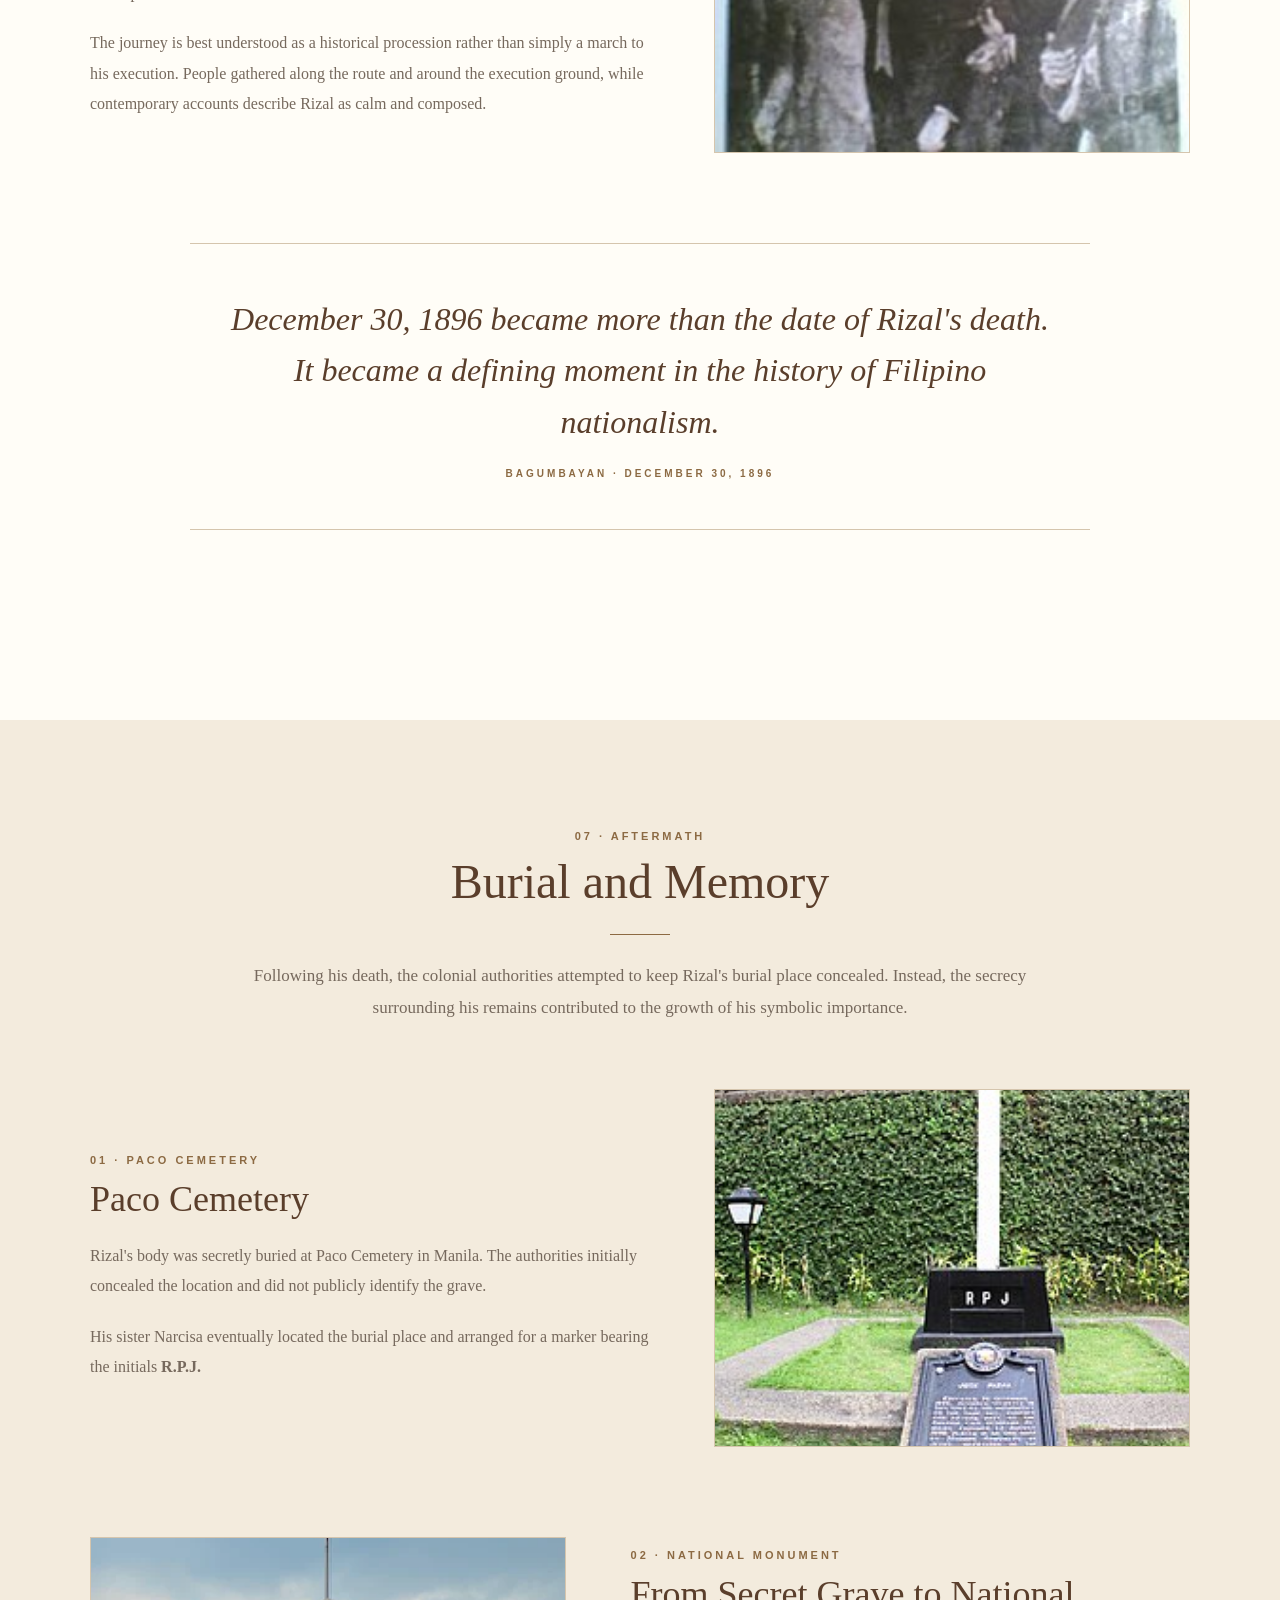
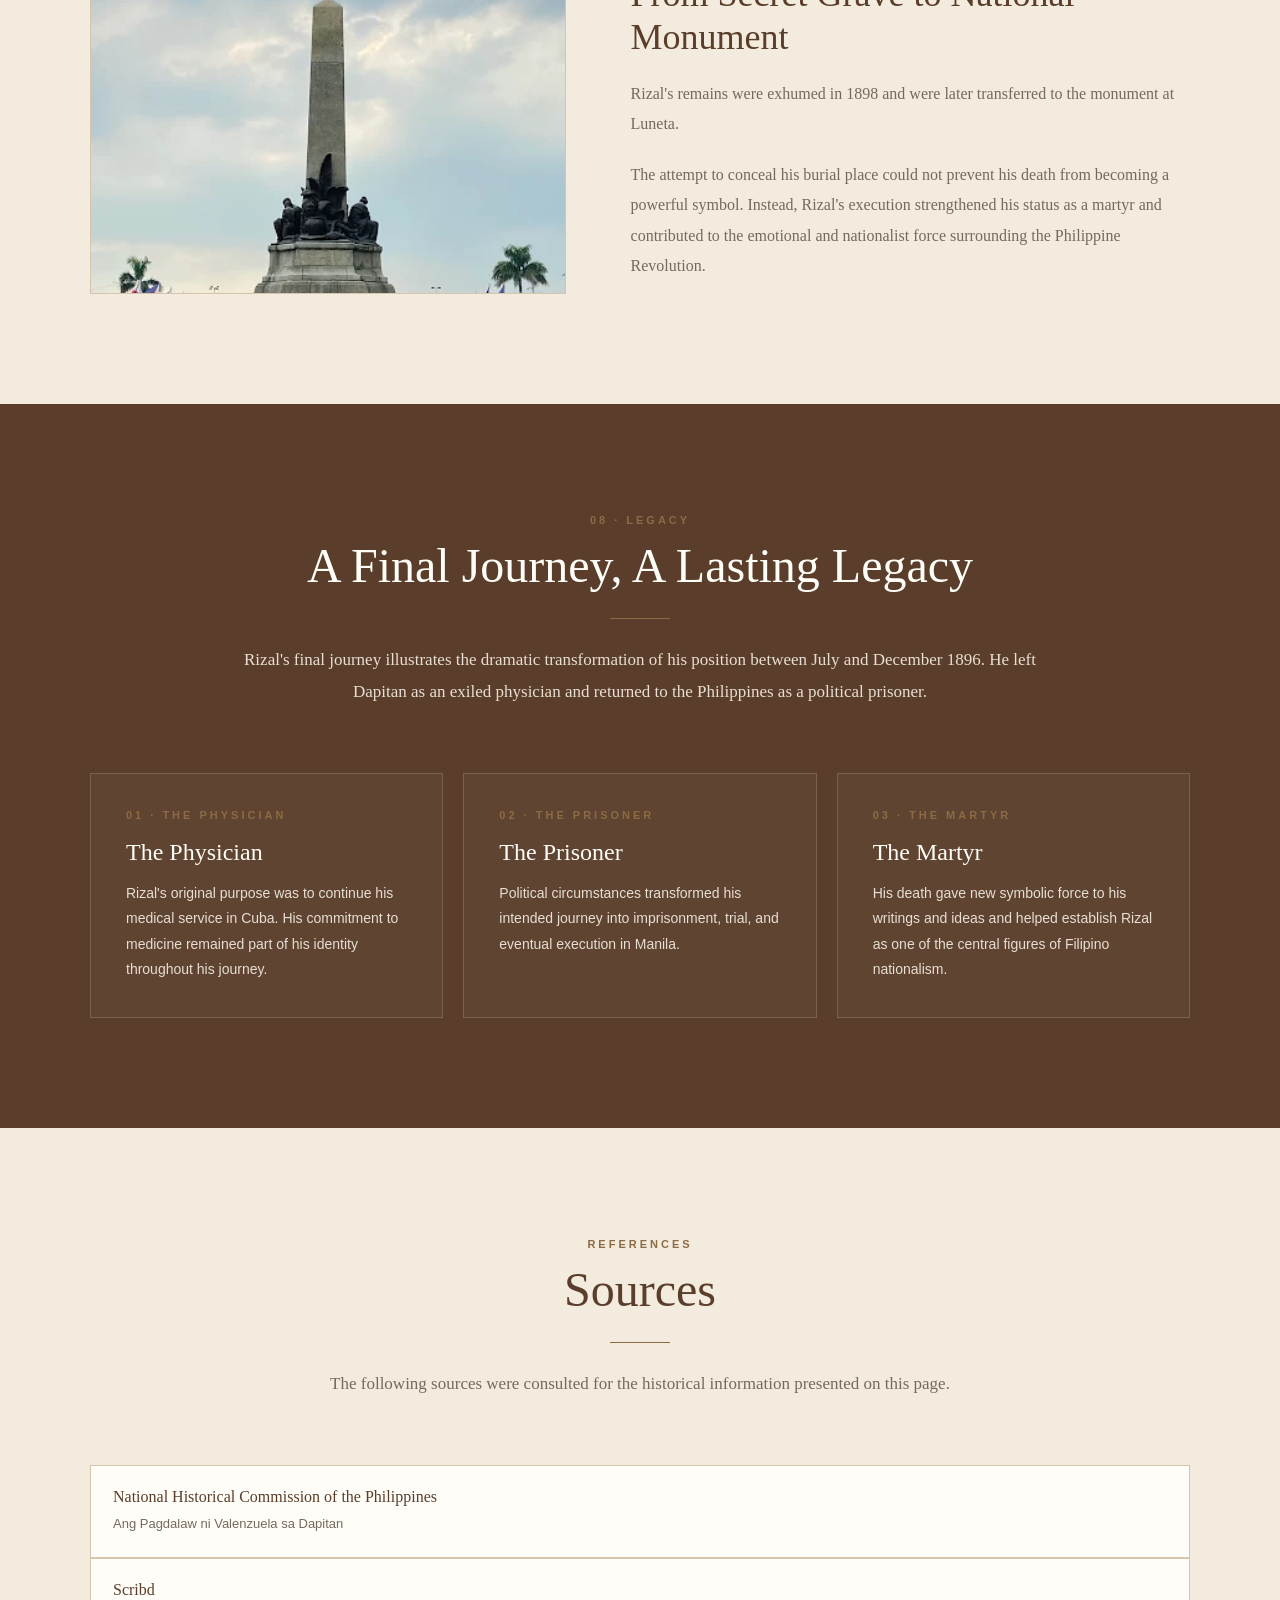
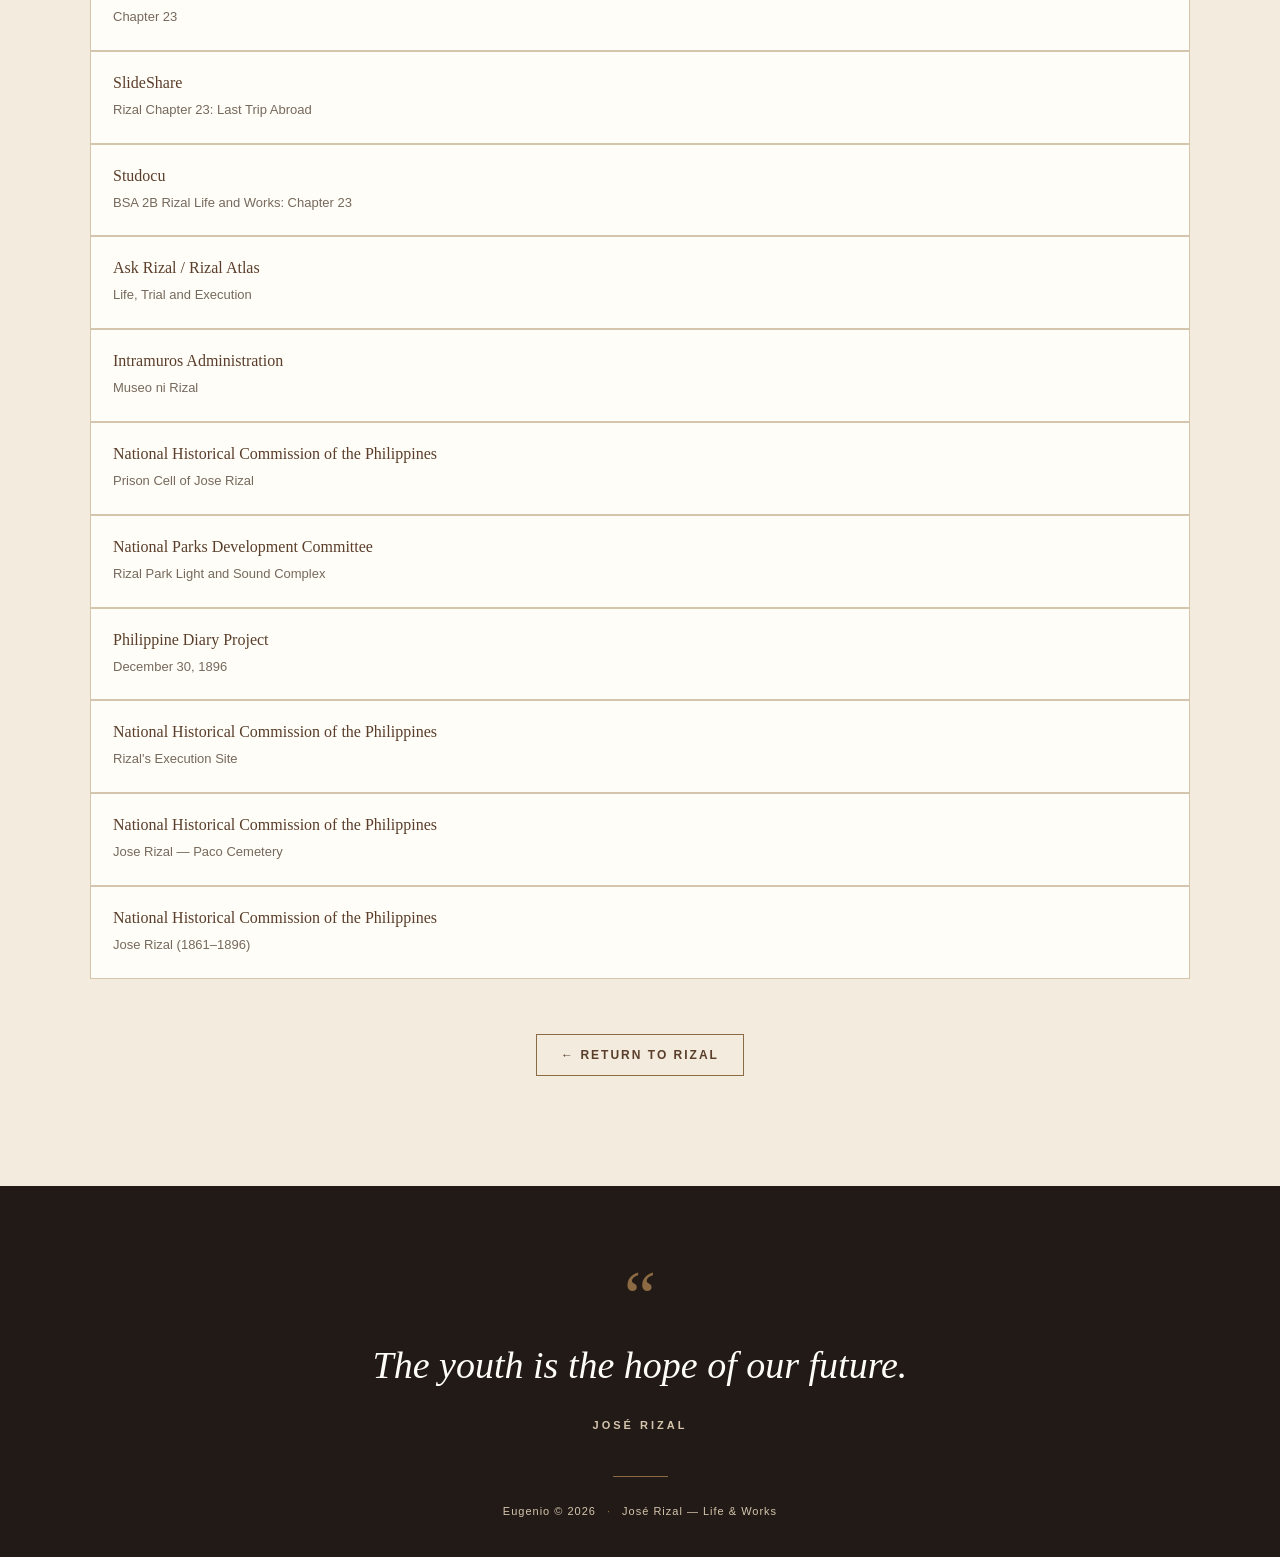
<file: RIZAL_WEB/html/pages/death.html>
<!DOCTYPE html>
<html lang="en">

<head>

    <meta charset="UTF-8">

    <meta name="viewport" content="width=device-width, initial-scale=1.0">

    <title>Death & Final Journey — José Rizal: Life & Works</title>

    <link rel="stylesheet" href="../../css/colors.css">


    <style>
        /* =========================
           GENERAL
        ========================= */

        * {
            box-sizing: border-box;
        }


        html {
            scroll-behavior: smooth;
        }


        body {

            min-height: 100vh;

            margin: 0;

            display: flex;

            flex-direction: column;

            background:
                var(--secondary-color);

            color:
                var(--text-color);

            font-family:
                Arial,
                Helvetica,
                sans-serif;

            overflow-x: hidden;

        }


        main {
            flex: 1;
        }


        /* =========================
           HERO
        ========================= */

        .hero {

            min-height: 78vh;

            display: flex;

            align-items: center;

            background:
                linear-gradient(90deg,
                    rgba(33, 26, 22, 0.96) 0%,
                    rgba(33, 26, 22, 0.82) 50%,
                    rgba(33, 26, 22, 0.55) 100%),
                url("../../images/rizal-background.png");

            background-size: cover;

            background-position: center;

            color:
                var(--light-color);

        }


        .hero-container {

            width: 100%;

            max-width: 1200px;

            margin: 0 auto;

            padding:
                110px 30px;

            display: grid;

            grid-template-columns:
                1fr 0.7fr;

            align-items: center;

            gap: 70px;

        }


        /* =========================
           HERO CONTENT
        ========================= */

        .hero-content {
            max-width: 750px;
        }


        .hero-label {

            margin-bottom: 18px;

            color:
                var(--border-color);

            font-size: 12px;

            font-weight: bold;

            letter-spacing: 4px;

            text-transform: uppercase;

        }


        .hero h1 {

            margin: 0;

            font-family:
                Georgia,
                "Times New Roman",
                serif;

            font-size:
                clamp(48px, 7vw, 88px);

            line-height: 0.98;

            font-weight: normal;

        }


        .hero h1 span {

            display: block;

            color:
                var(--accent-color);

        }


        .hero-description {

            max-width: 680px;

            margin:
                30px 0 0;

            color:
                #E8DED2;

            font-family:
                Georgia,
                "Times New Roman",
                serif;

            font-size: 18px;

            line-height: 1.8;

        }


        .hero-date {

            margin-top: 30px;

            color:
                var(--accent-color);

            font-size: 12px;

            font-weight: bold;

            letter-spacing: 3px;

            text-transform: uppercase;

        }


        /* =========================
           HERO SIDE PANEL
        ========================= */

        .hero-panel {

            padding: 35px;

            border:
                1px solid rgba(242, 233, 228, 0.25);

            background:
                rgba(33, 26, 22, 0.35);

            backdrop-filter:
                blur(4px);

        }


        .hero-panel-label {

            margin-bottom: 18px;

            color:
                var(--accent-color);

            font-size: 11px;

            font-weight: bold;

            letter-spacing: 3px;

            text-transform: uppercase;

        }


        .hero-panel h2 {

            margin: 0 0 18px;

            color:
                var(--light-color);

            font-family:
                Georgia,
                "Times New Roman",
                serif;

            font-size: 30px;

            font-weight: normal;

        }


        .hero-panel p {

            margin: 0;

            color:
                #E8DED2;

            font-size: 14px;

            line-height: 1.8;

        }


        /* =========================
           SECTION GENERAL
        ========================= */

        .section {

            padding:
                110px 30px;

            background:
                var(--secondary-color);

        }


        .section.light {

            background:
                var(--light-color);

        }


        .section-container {

            width: 100%;

            max-width: 1100px;

            margin: 0 auto;

        }


        .section-heading {

            max-width: 800px;

            margin:
                0 auto 65px;

            text-align: center;

        }


        .section-label {

            margin-bottom: 12px;

            color:
                var(--accent-color);

            font-size: 11px;

            font-weight: bold;

            letter-spacing: 3px;

            text-transform: uppercase;

        }


        .section-heading h2 {

            margin: 0;

            color:
                var(--primary-color);

            font-family:
                Georgia,
                "Times New Roman",
                serif;

            font-size:
                clamp(34px, 5vw, 48px);

            font-weight: normal;

        }


        .section-divider {

            width: 60px;

            height: 1px;

            margin:
                25px auto;

            background:
                var(--accent-color);

        }


        .section-intro {

            margin: 0 auto;

            color:
                var(--muted-color);

            font-family:
                Georgia,
                "Times New Roman",
                serif;

            font-size: 17px;

            line-height: 1.9;

        }


        /* =========================
           STORY
        ========================= */

        .story {

            display: grid;

            grid-template-columns:
                1fr 0.85fr;

            gap: 65px;

            align-items: center;

            margin-bottom: 90px;

        }


        .story:last-child {
            margin-bottom: 0;
        }


        .story.reverse {

            grid-template-columns:
                0.85fr 1fr;

        }


        .story.reverse .story-image {

            order: -1;

        }


        /* =========================
           STORY TEXT
        ========================= */

        .story-text {

            min-width: 0;

        }


        .story-number {

            margin-bottom: 12px;

            color:
                var(--accent-color);

            font-size: 11px;

            font-weight: bold;

            letter-spacing: 3px;

        }


        .story-text h3 {

            margin:
                0 0 20px;

            color:
                var(--primary-color);

            font-family:
                Georgia,
                "Times New Roman",
                serif;

            font-size:
                clamp(27px, 4vw, 36px);

            font-weight: normal;

            line-height: 1.2;

        }


        .story-text p {

            margin:
                0 0 20px;

            color:
                var(--muted-color);

            font-family:
                Georgia,
                "Times New Roman",
                serif;

            font-size: 16px;

            line-height: 1.9;

        }


        .story-text p:last-child {
            margin-bottom: 0;
        }


        /* =========================
           STORY IMAGE
        ========================= */

        .story-image {

            overflow: hidden;

            border:
                1px solid var(--border-color);

            background:
                var(--light-color);

        }


        .story-image img {

            display: block;

            width: 100%;

            height: auto;

            aspect-ratio:
                4 / 3;

            object-fit: cover;

            transition:
                transform 0.5s ease;

        }


        .story-image:hover img {

            transform:
                scale(1.03);

        }


        /* =========================
           QUOTE
        ========================= */

        .quote {

            max-width: 900px;

            margin:
                80px auto;

            padding:
                50px 40px;

            border-top:
                1px solid var(--border-color);

            border-bottom:
                1px solid var(--border-color);

            text-align: center;

        }


        .quote p {

            margin: 0;

            color:
                var(--primary-color);

            font-family:
                Georgia,
                "Times New Roman",
                serif;

            font-size:
                clamp(22px, 3vw, 32px);

            line-height: 1.6;

            font-style: italic;

        }


        .quote span {

            display: block;

            margin-top: 20px;

            color:
                var(--accent-color);

            font-size: 10px;

            font-weight: bold;

            letter-spacing: 3px;

            text-transform: uppercase;

        }


        /* =========================
           TIMELINE
        ========================= */

        .timeline {

            position: relative;

            max-width: 900px;

            margin:
                0 auto;

            padding-left: 45px;

        }


        .timeline::before {

            content: "";

            position: absolute;

            top: 0;

            bottom: 0;

            left: 10px;

            width: 1px;

            background:
                var(--border-color);

        }


        .timeline-item {

            position: relative;

            margin-bottom: 60px;

        }


        .timeline-item:last-child {
            margin-bottom: 0;
        }


        .timeline-dot {

            position: absolute;

            top: 5px;

            left: -42px;

            width: 15px;

            height: 15px;

            border:
                1px solid var(--accent-color);

            background:
                var(--light-color);

            border-radius: 50%;

        }


        .timeline-date {

            margin-bottom: 10px;

            color:
                var(--accent-color);

            font-size: 11px;

            font-weight: bold;

            letter-spacing: 2px;

            text-transform: uppercase;

        }


        .timeline-item h3 {

            margin:
                0 0 12px;

            color:
                var(--primary-color);

            font-family:
                Georgia,
                "Times New Roman",
                serif;

            font-size: 27px;

            font-weight: normal;

        }


        .timeline-item p {

            max-width: 780px;

            margin: 0;

            color:
                var(--muted-color);

            font-family:
                Georgia,
                "Times New Roman",
                serif;

            font-size: 16px;

            line-height: 1.9;

        }


        /* =========================
           LEGACY
        ========================= */

        .legacy {

            background:
                var(--primary-color);

            color:
                var(--light-color);

        }


        .legacy .section-heading h2 {

            color:
                var(--light-color);

        }


        .legacy .section-intro {

            color:
                #E8DED2;

        }


        .legacy-grid {

            display: grid;

            grid-template-columns:
                repeat(3, 1fr);

            gap: 20px;

        }


        .legacy-card {

            padding:
                35px;

            border:
                1px solid rgba(242, 233, 228, 0.18);

            background:
                rgba(255, 255, 255, 0.03);

            transition:
                transform 0.25s ease,
                background-color 0.25s ease;

        }


        .legacy-card:hover {

            transform:
                translateY(-4px);

            background:
                rgba(255, 255, 255, 0.06);

        }


        .legacy-card-number {

            margin-bottom: 18px;

            color:
                var(--accent-color);

            font-size: 11px;

            font-weight: bold;

            letter-spacing: 3px;

        }


        .legacy-card h3 {

            margin:
                0 0 15px;

            color:
                var(--light-color);

            font-family:
                Georgia,
                "Times New Roman",
                serif;

            font-size: 24px;

            font-weight: normal;

        }


        .legacy-card p {

            margin: 0;

            color:
                #E8DED2;

            font-size: 14px;

            line-height: 1.8;

        }


        /* =========================
           REFERENCES
        ========================= */

        .reference {

            display: block;

            padding:
                22px;

            border:
                1px solid var(--border-color);

            background:
                var(--light-color);

            color:
                var(--muted-color);

            text-decoration: none;

            transition:
                transform 0.25s ease,
                box-shadow 0.25s ease,
                background-color 0.25s ease;

        }


        .reference:hover {

            transform:
                translateY(-3px);

            background:
                var(--secondary-color);

            box-shadow:
                0 8px 25px rgba(33, 26, 22, 0.08);

        }


        .reference strong {

            display: block;

            margin-bottom: 8px;

            color:
                var(--primary-color);

            font-family:
                Georgia,
                "Times New Roman",
                serif;

            font-size: 16px;

            font-weight: normal;

        }


        .reference span {

            display: block;

            color:
                var(--muted-color);

            font-size: 13px;

            line-height: 1.6;

        }


        /* =========================
           BACK LINK
        ========================= */

        .back-container {

            margin-top: 55px;

            text-align: center;

        }


        .back-link {

            display: inline-block;

            padding:
                13px 24px;

            border:
                1px solid var(--accent-color);

            color:
                var(--primary-color);

            text-decoration: none;

            font-size: 12px;

            font-weight: bold;

            letter-spacing: 2px;

            text-transform: uppercase;

            transition:
                background-color 0.25s ease,
                color 0.25s ease,
                transform 0.25s ease;

        }


        .back-link:hover {

            background:
                var(--accent-color);

            color:
                var(--light-color);

            transform:
                translateY(-2px);

        }


        /* =========================
           TABLET
        ========================= */

        @media (max-width: 900px) {

            .hero-container {

                grid-template-columns:
                    1fr;

                gap: 45px;

                padding:
                    100px 30px;

            }


            .hero-content {

                max-width: 800px;

                text-align: center;

                margin: 0 auto;

            }


            .hero-description {

                margin-left: auto;

                margin-right: auto;

            }


            .hero-panel {

                max-width: 650px;

                width: 100%;

                margin: 0 auto;

            }


            .story,
            .story.reverse {

                grid-template-columns:
                    1fr;

                gap: 35px;

            }


            .story.reverse .story-image {

                order: 0;

            }


            .legacy-grid {

                grid-template-columns:
                    1fr;

            }

        }


        /* =========================
           MOBILE
        ========================= */

        @media (max-width: 600px) {

            .hero {

                min-height: auto;

            }


            .hero-container {

                padding:
                    90px 20px;

            }


            .hero h1 {

                font-size:
                    52px;

            }


            .hero-description {

                font-size:
                    16px;

            }


            .hero-panel {

                padding:
                    28px;

            }


            .section {

                padding:
                    75px 20px;

            }


            .section-heading {

                margin-bottom:
                    45px;

            }


            .section-heading h2 {

                font-size:
                    34px;

            }


            .story {

                margin-bottom:
                    65px;

            }


            .story-text h3 {

                font-size:
                    28px;

            }


            .story-text p {

                font-size:
                    15px;

            }


            .quote {

                margin:
                    60px auto;

                padding:
                    35px 20px;

            }


            .quote p {

                font-size:
                    21px;

            }


            .timeline {

                padding-left:
                    35px;

            }


            .timeline::before {

                left:
                    5px;

            }


            .timeline-dot {

                left:
                    -36px;

                width:
                    13px;

                height:
                    13px;

            }


            .timeline-item h3 {

                font-size:
                    24px;

            }


            .timeline-item p {

                font-size:
                    15px;

            }


            .reference-list {

                grid-template-columns:
                    1fr;

            }


            .legacy-card {

                padding:
                    28px;

            }

        }


        @media (max-width: 400px) {

            .hero-container {

                padding:
                    75px 18px;

            }


            .hero h1 {

                font-size:
                    45px;

            }


            .hero-panel {

                padding:
                    23px;

            }


            .section {

                padding:
                    65px 18px;

            }

        }
    </style>

</head>


<body>


    <!-- =========================
         HEADER
    ========================= -->

    <div id="header-container"></div>


    <!-- =========================
         MAIN CONTENT
    ========================= -->

    <main>


        <!-- =========================
             HERO
        ========================= -->

        <section class="hero">

            <div class="hero-container">


                <div class="hero-content">

                    <div class="hero-label">
                        The Final Chapter
                    </div>


                    <h1>
                        Death &
                        <span>Final Journey</span>
                    </h1>


                    <p class="hero-description">

                        From his departure from Dapitan to his final
                        days in Fort Santiago, José Rizal's last journey
                        transformed an exile into one of the most enduring
                        figures of Philippine history.

                    </p>


                    <div class="hero-date">
                        July — December 1896
                    </div>

                </div>


                <div class="hero-panel">

                    <div class="hero-panel-label">
                        December 30, 1896
                    </div>


                    <h2>
                        The Final Morning
                    </h2>


                    <p>

                        Rizal left Fort Santiago for Bagumbayan,
                        accompanied by soldiers, Lieutenant Taviel de
                        Andrade, and Jesuit priests. His execution became
                        one of the defining moments in the history of
                        Filipino nationalism.

                    </p>

                </div>

            </div>

        </section>


        <!-- =========================
             DAPITAN
        ========================= -->

        <section class="section">

            <div class="section-container">


                <div class="section-heading">

                    <div class="section-label">
                        01 · Dapitan
                    </div>


                    <h2>
                        The Journey Begins
                    </h2>


                    <div class="section-divider"></div>


                    <p class="section-intro">

                        Before leaving Dapitan, Rizal was already aware
                        of the growing revolutionary movement in the
                        Philippines. His final journey began with a
                        decision to leave exile and serve as a physician
                        in Cuba.

                    </p>

                </div>


                <div class="story">


                    <div class="story-text">

                        <div class="story-number">
                            01 · THE KATIPUNAN
                        </div>


                        <h3>
                            The Katipunan and Pio Valenzuela
                        </h3>


                        <p>

                            In June 1896, Pio Valenzuela visited Rizal in
                            Dapitan as an emissary of the Katipunan.
                            Valenzuela informed him about the organization's
                            plans for an armed revolution and discussed the
                            possibility of rescuing Rizal from exile.

                        </p>


                        <p>

                            Rizal opposed an immediate armed uprising.
                            He believed that the movement was not yet
                            sufficiently prepared in terms of resources,
                            organization, and popular support.

                        </p>

                    </div>


                    <div class="story-image">

                        <img src="../../images/death/valenzuela-dapitan.png" alt="Rizal and Pio Valenzuela in Dapitan">

                    </div>

                </div>


                <div class="story reverse">


                    <div class="story-text">

                        <div class="story-number">
                            02 · DEPARTURE
                        </div>


                        <h3>
                            Leaving Dapitan
                        </h3>


                        <p>

                            At midnight on July 31, 1896, Rizal left
                            Dapitan aboard the steamer <em>España</em>.
                            His departure was emotional after four years
                            in exile, during which he had formed close
                            relationships with the people of Dapitan.

                        </p>


                        <p>

                            The ship stopped at several ports before
                            reaching Manila. It arrived in Dumaguete on
                            August 1, where Rizal spent time with former
                            acquaintances and friends before continuing
                            toward Cebu, Iloilo, Capiz, and Romblon.

                        </p>

                    </div>


                    <div class="story-image">

                        <img src="../../images/death/rizal-departure-dapitan.png" alt="Rizal's departure from Dapitan">

                    </div>

                </div>

            </div>

        </section>


        <!-- =========================
             VOYAGE
        ========================= -->

        <section class="section light">

            <div class="section-container">


                <div class="section-heading">

                    <div class="section-label">
                        02 · The Voyage
                    </div>


                    <h2>
                        From Manila to Spain
                    </h2>


                    <div class="section-divider"></div>


                    <p class="section-intro">

                        What began as a journey toward Cuba gradually
                        became a political ordeal as the situation in
                        the Philippines deteriorated and Rizal became
                        associated with the revolutionary movement.

                    </p>

                </div>


                <div class="story">


                    <div class="story-text">

                        <div class="story-number">
                            01 · MANILA BAY
                        </div>


                        <h3>
                            Manila Bay
                        </h3>


                        <p>

                            The <em>España</em> arrived at Manila Bay on
                            August 6, 1896. Rizal intended to continue his
                            journey to Spain before proceeding to Cuba,
                            where he was expected to serve as a physician.

                        </p>


                        <p>

                            He missed the mail steamer
                            <em>Isla de Luzon</em>, which had departed for
                            Spain the previous day. Rizal was subsequently
                            transferred to the Spanish cruiser
                            <em>Castilla</em> as a guest while another ship
                            was sought for his journey.

                        </p>

                    </div>


                    <div class="story-image">

                        <img src="../../images/death/castilla.png" alt="Spanish cruiser Castilla">

                    </div>

                </div>


                <div class="story reverse">


                    <div class="story-text">

                        <div class="story-number">
                            02 · ISLA DE PANAY
                        </div>


                        <h3>
                            The Isla de Panay
                        </h3>


                        <p>

                            On September 3, 1896, Rizal left Manila aboard
                            the <em>Isla de Panay</em>, bound for Barcelona.
                            His intention remained to continue to Cuba and
                            serve as a physician.

                        </p>


                        <p>

                            On September 7, the ship reached Singapore.
                            Filipinos there warned Rizal about the worsening
                            political situation and encouraged him to remain
                            in the British colony, where they believed he
                            would be safer.

                        </p>


                        <p>

                            Rizal nevertheless continued toward Spain,
                            placing his confidence in the promises and
                            protection of the Spanish government.

                        </p>

                    </div>


                    <div class="story-image">

                        <img src="../../images/death/isla-de-panay.png" alt="The Isla de Panay">

                    </div>

                </div>


                <div class="quote">

                    <p>

                        His journey was no longer simply a voyage toward
                        Cuba. It had become a journey shaped by the
                        political crisis surrounding the Philippine
                        Revolution.

                    </p>


                    <span>
                        Rizal's Final Journey · 1896
                    </span>

                </div>

            </div>

        </section>


        <!-- =========================
             ARREST
        ========================= -->

        <section class="section">

            <div class="section-container">


                <div class="section-heading">

                    <div class="section-label">
                        03 · Arrest
                    </div>


                    <h2>
                        A Voyage of Exile
                    </h2>


                    <div class="section-divider"></div>


                    <p class="section-intro">

                        Rizal reached Barcelona on October 5, 1896, but
                        instead of continuing to Cuba, he was ordered to
                        return to the Philippines under military custody.

                    </p>

                </div>


                <div class="story">


                    <div class="story-text">

                        <div class="story-number">
                            01 · MONTJUÏC
                        </div>


                        <h3>
                            Montjuïc
                        </h3>


                        <p>

                            Rizal learned that he had been accused of
                            being involved in the revolution. His intended
                            medical service in Cuba was replaced by a
                            forced return to the Philippines.

                        </p>


                        <p>

                            On October 6, he was taken to the Montjuïc
                            prison-fortress in Barcelona. He was informed
                            that he would be returned to Manila aboard
                            the <em>Colón</em>.

                        </p>

                    </div>


                    <div class="story-image">

                        <img src="../../images/death/montjuic.png" alt="Montjuïc prison-fortress in Barcelona">

                    </div>

                </div>


                <div class="story reverse">


                    <div class="story-text">

                        <div class="story-number">
                            02 · RETURN
                        </div>


                        <h3>
                            Return to Manila
                        </h3>


                        <p>

                            The <em>Colón</em> arrived in Manila on
                            November 3, 1896. Rizal was taken to Fort
                            Santiago, where he would spend the final
                            weeks of his life.

                        </p>


                        <p>

                            His journey had begun in Dapitan with the
                            intention of serving as a physician in Cuba.
                            Instead, he returned to the Philippines as
                            a political prisoner.

                        </p>

                    </div>


                    <div class="story-image">

                        <img src="../../images/death/fort-santiago.png" alt="Fort Santiago">

                    </div>

                </div>

            </div>

        </section>


        <!-- =========================
             TRIAL
        ========================= -->

        <section class="section light">

            <div class="section-container">


                <div class="section-heading">

                    <div class="section-label">
                        04 · Fort Santiago
                    </div>


                    <h2>
                        The Trial
                    </h2>


                    <div class="section-divider"></div>


                    <p class="section-intro">

                        From November 3 to December 29, Rizal remained
                        confined at Fort Santiago while facing accusations
                        connected to the revolutionary movement.

                    </p>

                </div>


                <div class="timeline">


                    <div class="timeline-item">

                        <div class="timeline-dot"></div>


                        <div class="timeline-date">
                            November 3, 1896
                        </div>


                        <h3>
                            Arrival at Fort Santiago
                        </h3>


                        <p>

                            Rizal was brought to Fort Santiago and
                            confined there as the Spanish colonial
                            government prepared its case against him.

                        </p>

                    </div>


                    <div class="timeline-item">

                        <div class="timeline-dot"></div>


                        <div class="timeline-date">
                            The Accusations
                        </div>


                        <h3>
                            Rebellion, Sedition, and Illegal Societies
                        </h3>


                        <p>

                            The accusations ultimately centered on
                            rebellion, sedition, and the formation or
                            organization of illegal societies. Rizal
                            denied responsibility for the armed uprising.

                        </p>

                    </div>


                    <div class="timeline-item">

                        <div class="timeline-dot"></div>


                        <div class="timeline-date">
                            December 26, 1896
                        </div>


                        <h3>
                            The Court-Martial
                        </h3>


                        <p>

                            Rizal's court-martial was held at the
                            Cuartel de España in Manila. He was defended
                            by Lieutenant Taviel de Andrade, while Rizal
                            also prepared a supplemental defense
                            addressing the accusations against him.

                        </p>

                    </div>


                    <div class="timeline-item">

                        <div class="timeline-dot"></div>


                        <div class="timeline-date">
                            December 29, 1896
                        </div>


                        <h3>
                            The Sentence
                        </h3>


                        <p>

                            At 6:00 a.m., Captain Rafael Dominguez read
                            the death sentence to Rizal inside Fort
                            Santiago. He was informed that his execution
                            would take place the following morning at
                            Bagumbayan.

                        </p>

                    </div>


                </div>

            </div>

        </section>


        <!-- =========================
             FINAL HOURS
        ========================= -->

        <section class="section">

            <div class="section-container">


                <div class="section-heading">

                    <div class="section-label">
                        05 · Final Hours
                    </div>


                    <h2>
                        Letters, Family, and Farewell
                    </h2>


                    <div class="section-divider"></div>


                    <p class="section-intro">

                        Rizal's final hours were deeply personal. Alongside
                        the political circumstances surrounding his death,
                        he spent his remaining time writing, receiving
                        visitors, and preparing messages for the people
                        closest to him.

                    </p>

                </div>


                <div class="story">


                    <div class="story-text">

                        <div class="story-number">
                            01 · HIS FAMILY
                        </div>


                        <h3>
                            His Family
                        </h3>


                        <p>

                            Rizal's mother, Teodora Alonso, and several
                            of his sisters were able to visit him during
                            his final hours. These meetings revealed the
                            personal dimension of a final chapter often
                            remembered primarily for its political meaning.

                        </p>


                        <p>

                            Rizal also wrote letters to members of his
                            family and to his close friend Ferdinand
                            Blumentritt. His final writings reflected
                            his awareness of the approaching end of his
                            life and his concern for those he would
                            leave behind.

                        </p>

                    </div>


                    <div class="story-image">

                        <img src="../../images/death/family-fort-santiago.png"
                            alt="Rizal's final days at Fort Santiago">

                    </div>

                </div>


                <div class="story reverse">


                    <div class="story-text">

                        <div class="story-number">
                            02 · MI ÚLTIMO ADIÓS
                        </div>


                        <h3>
                            Mi Último Adiós
                        </h3>


                        <p>

                            Among the most famous works associated with
                            Rizal's final days is <em>Mi Último Adiós</em>,
                            or <em>My Last Farewell</em>.

                        </p>


                        <p>

                            The manuscript was kept hidden and eventually
                            given to his family. The poem became one of
                            the most enduring expressions of Rizal's
                            attachment to the Philippines, his willingness
                            to sacrifice, and his hope for the country's
                            future.

                        </p>


                        <p>

                            It is therefore better understood as a
                            reflection of national identity, sacrifice,
                            and love for the country rather than merely
                            a personal farewell.

                        </p>

                    </div>


                    <div class="story-image">

                        <img src="../../images/death/mi-ultimo-adios.png"
                            alt="Manuscript associated with Mi Último Adiós">

                    </div>

                </div>

            </div>

        </section>


        <!-- =========================
             FINAL MORNING
        ========================= -->

        <section class="section light">

            <div class="section-container">


                <div class="section-heading">

                    <div class="section-label">
                        06 · December 30
                    </div>


                    <h2>
                        The Final Morning
                    </h2>


                    <div class="section-divider"></div>


                    <p class="section-intro">

                        On December 30, 1896, Rizal left Fort Santiago
                        for Bagumbayan. The final procession became one
                        of the most remembered moments in Philippine
                        history.

                    </p>

                </div>


                <div class="story">


                    <div class="story-text">

                        <div class="story-number">
                            01 · BAGUMBAYAN
                        </div>


                        <h3>
                            The Walk to Bagumbayan
                        </h3>


                        <p>

                            At approximately 6:30 a.m., Rizal began the
                            final walk from Fort Santiago toward Bagumbayan.
                            He was accompanied by soldiers, Lieutenant
                            Taviel de Andrade, and Jesuit priests.

                        </p>


                        <p>

                            The journey is best understood as a historical
                            procession rather than simply a march to his
                            execution. People gathered along the route and
                            around the execution ground, while contemporary
                            accounts describe Rizal as calm and composed.

                        </p>

                    </div>


                    <div class="story-image">

                        <img src="../../images/death/final-walk.png" alt="Rizal's final procession toward Bagumbayan">

                    </div>

                </div>


                <div class="quote">

                    <p>

                        December 30, 1896 became more than the date of
                        Rizal's death. It became a defining moment in
                        the history of Filipino nationalism.

                    </p>


                    <span>
                        Bagumbayan · December 30, 1896
                    </span>

                </div>

            </div>

        </section>


        <!-- =========================
             AFTERMATH
        ========================= -->

        <section class="section">

            <div class="section-container">


                <div class="section-heading">

                    <div class="section-label">
                        07 · Aftermath
                    </div>


                    <h2>
                        Burial and Memory
                    </h2>


                    <div class="section-divider"></div>


                    <p class="section-intro">

                        Following his death, the colonial authorities
                        attempted to keep Rizal's burial place concealed.
                        Instead, the secrecy surrounding his remains
                        contributed to the growth of his symbolic
                        importance.

                    </p>

                </div>


                <div class="story">


                    <div class="story-text">

                        <div class="story-number">
                            01 · PACO CEMETERY
                        </div>


                        <h3>
                            Paco Cemetery
                        </h3>


                        <p>

                            Rizal's body was secretly buried at Paco
                            Cemetery in Manila. The authorities initially
                            concealed the location and did not publicly
                            identify the grave.

                        </p>


                        <p>

                            His sister Narcisa eventually located the
                            burial place and arranged for a marker
                            bearing the initials <strong>R.P.J.</strong>

                        </p>

                    </div>


                    <div class="story-image">

                        <img src="../../images/death/paco-cemetery.png" alt="Paco Cemetery">

                    </div>

                </div>


                <div class="story reverse">


                    <div class="story-text">

                        <div class="story-number">
                            02 · NATIONAL MONUMENT
                        </div>


                        <h3>
                            From Secret Grave to National Monument
                        </h3>


                        <p>

                            Rizal's remains were exhumed in 1898 and were
                            later transferred to the monument at Luneta.

                        </p>


                        <p>

                            The attempt to conceal his burial place could
                            not prevent his death from becoming a powerful
                            symbol. Instead, Rizal's execution strengthened
                            his status as a martyr and contributed to the
                            emotional and nationalist force surrounding
                            the Philippine Revolution.

                        </p>

                    </div>


                    <div class="story-image">

                        <img src="../../images/death/rizal-monument.png" alt="Rizal Monument at Luneta">

                    </div>

                </div>

            </div>

        </section>


        <!-- =========================
             LEGACY
        ========================= -->

        <section class="section legacy">

            <div class="section-container">


                <div class="section-heading">

                    <div class="section-label">
                        08 · Legacy
                    </div>


                    <h2>
                        A Final Journey, A Lasting Legacy
                    </h2>


                    <div class="section-divider"></div>


                    <p class="section-intro">

                        Rizal's final journey illustrates the dramatic
                        transformation of his position between July and
                        December 1896. He left Dapitan as an exiled
                        physician and returned to the Philippines as
                        a political prisoner.

                    </p>

                </div>


                <div class="legacy-grid">


                    <article class="legacy-card">

                        <div class="legacy-card-number">
                            01 · THE PHYSICIAN
                        </div>


                        <h3>
                            The Physician
                        </h3>


                        <p>

                            Rizal's original purpose was to continue his
                            medical service in Cuba. His commitment to
                            medicine remained part of his identity
                            throughout his journey.

                        </p>

                    </article>


                    <article class="legacy-card">

                        <div class="legacy-card-number">
                            02 · THE PRISONER
                        </div>


                        <h3>
                            The Prisoner
                        </h3>


                        <p>

                            Political circumstances transformed his
                            intended journey into imprisonment, trial,
                            and eventual execution in Manila.

                        </p>

                    </article>


                    <article class="legacy-card">

                        <div class="legacy-card-number">
                            03 · THE MARTYR
                        </div>


                        <h3>
                            The Martyr
                        </h3>


                        <p>

                            His death gave new symbolic force to his
                            writings and ideas and helped establish Rizal
                            as one of the central figures of Filipino
                            nationalism.

                        </p>

                    </article>


                </div>

            </div>

        </section>


        <!-- =========================
             REFERENCES
        ========================= -->

        <!-- =========================
     REFERENCES
========================= -->

        <section class="section references">

            <div class="section-container">


                <div class="section-heading">

                    <div class="section-label">
                        References
                    </div>


                    <h2>
                        Sources
                    </h2>


                    <div class="section-divider"></div>


                    <p class="section-intro">

                        The following sources were consulted for the
                        historical information presented on this page.

                    </p>

                </div>


                <div class="reference-list">


                    <a href="https://philhistoricsites.nhcp.gov.ph/registry_database/ang-pagdalaw-ni-valenzuela-sa-dapitan"
                        class="reference" target="_blank" rel="noopener noreferrer">

                        <strong>
                            National Historical Commission of the Philippines
                        </strong>

                        <span>
                            Ang Pagdalaw ni Valenzuela sa Dapitan
                        </span>

                    </a>


                    <a href="https://www.scribd.com/doc/61249755/Chapter-23" class="reference" target="_blank"
                        rel="noopener noreferrer">

                        <strong>
                            Scribd
                        </strong>

                        <span>
                            Chapter 23
                        </span>

                    </a>


                    <a href="https://www.slideshare.net/slideshow/rizal-chapter-23-last-trip-abroad/46529732"
                        class="reference" target="_blank" rel="noopener noreferrer">

                        <strong>
                            SlideShare
                        </strong>

                        <span>
                            Rizal Chapter 23: Last Trip Abroad
                        </span>

                    </a>


                    <a href="https://www.studocu.com/ph/document/dalubhasaan-ng-lungsod-ng-lucena/bs-accountancy/bsa-2b-rizal-life-and-works-chapter-23-last-trip-abroad/148130349"
                        class="reference" target="_blank" rel="noopener noreferrer">

                        <strong>
                            Studocu
                        </strong>

                        <span>
                            BSA 2B Rizal Life and Works: Chapter 23
                        </span>

                    </a>


                    <a href="https://askrizal.app/atlas/life/trial-and-execution" class="reference" target="_blank"
                        rel="noopener noreferrer">

                        <strong>
                            Ask Rizal / Rizal Atlas
                        </strong>

                        <span>
                            Life, Trial and Execution
                        </span>

                    </a>


                    <a href="https://intramuros.gov.ph/mnr/" class="reference" target="_blank"
                        rel="noopener noreferrer">

                        <strong>
                            Intramuros Administration
                        </strong>

                        <span>
                            Museo ni Rizal
                        </span>

                    </a>


                    <a href="https://philhistoricsites.nhcp.gov.ph/registry_database/prison-cell-of-jose-rizal/"
                        class="reference" target="_blank" rel="noopener noreferrer">

                        <strong>
                            National Historical Commission of the Philippines
                        </strong>

                        <span>
                            Prison Cell of Jose Rizal
                        </span>

                    </a>


                    <a href="https://npdc.gov.ph/rizal-park/light-and-sound-complex/" class="reference" target="_blank"
                        rel="noopener noreferrer">

                        <strong>
                            National Parks Development Committee
                        </strong>

                        <span>
                            Rizal Park Light and Sound Complex
                        </span>

                    </a>


                    <a href="https://philippinediaryproject.com/1896/12/30/december-30-1896" class="reference"
                        target="_blank" rel="noopener noreferrer">

                        <strong>
                            Philippine Diary Project
                        </strong>

                        <span>
                            December 30, 1896
                        </span>

                    </a>


                    <a href="https://philhistoricsites.nhcp.gov.ph/registry_database/rizals-execution-site"
                        class="reference" target="_blank" rel="noopener noreferrer">

                        <strong>
                            National Historical Commission of the Philippines
                        </strong>

                        <span>
                            Rizal's Execution Site
                        </span>

                    </a>


                    <a href="https://philhistoricsites.nhcp.gov.ph/registry_database/jose-rizal-paco-cemetery"
                        class="reference" target="_blank" rel="noopener noreferrer">

                        <strong>
                            National Historical Commission of the Philippines
                        </strong>

                        <span>
                            Jose Rizal — Paco Cemetery
                        </span>

                    </a>


                    <a href="https://philhistoricsites.nhcp.gov.ph/registry_database/jose-rizal-1861-1896-5"
                        class="reference" target="_blank" rel="noopener noreferrer">

                        <strong>
                            National Historical Commission of the Philippines
                        </strong>

                        <span>
                            Jose Rizal (1861–1896)
                        </span>

                    </a>


                </div>


                <div class="back-container">

                    <a href="../index.html" class="back-link">
                        ← Return to Rizal
                    </a>

                </div>

            </div>

        </section>


    </main>


    <!-- =========================
         FOOTER
    ========================= -->

    <div id="footer-container"></div>


    <!-- =========================
         INJECTORS
    ========================= -->

    <script src="../../js/injector/injectHeader.js"></script>

    <script src="../../js/injector/injectFooter.js"></script>


</body>

</html>
</file>
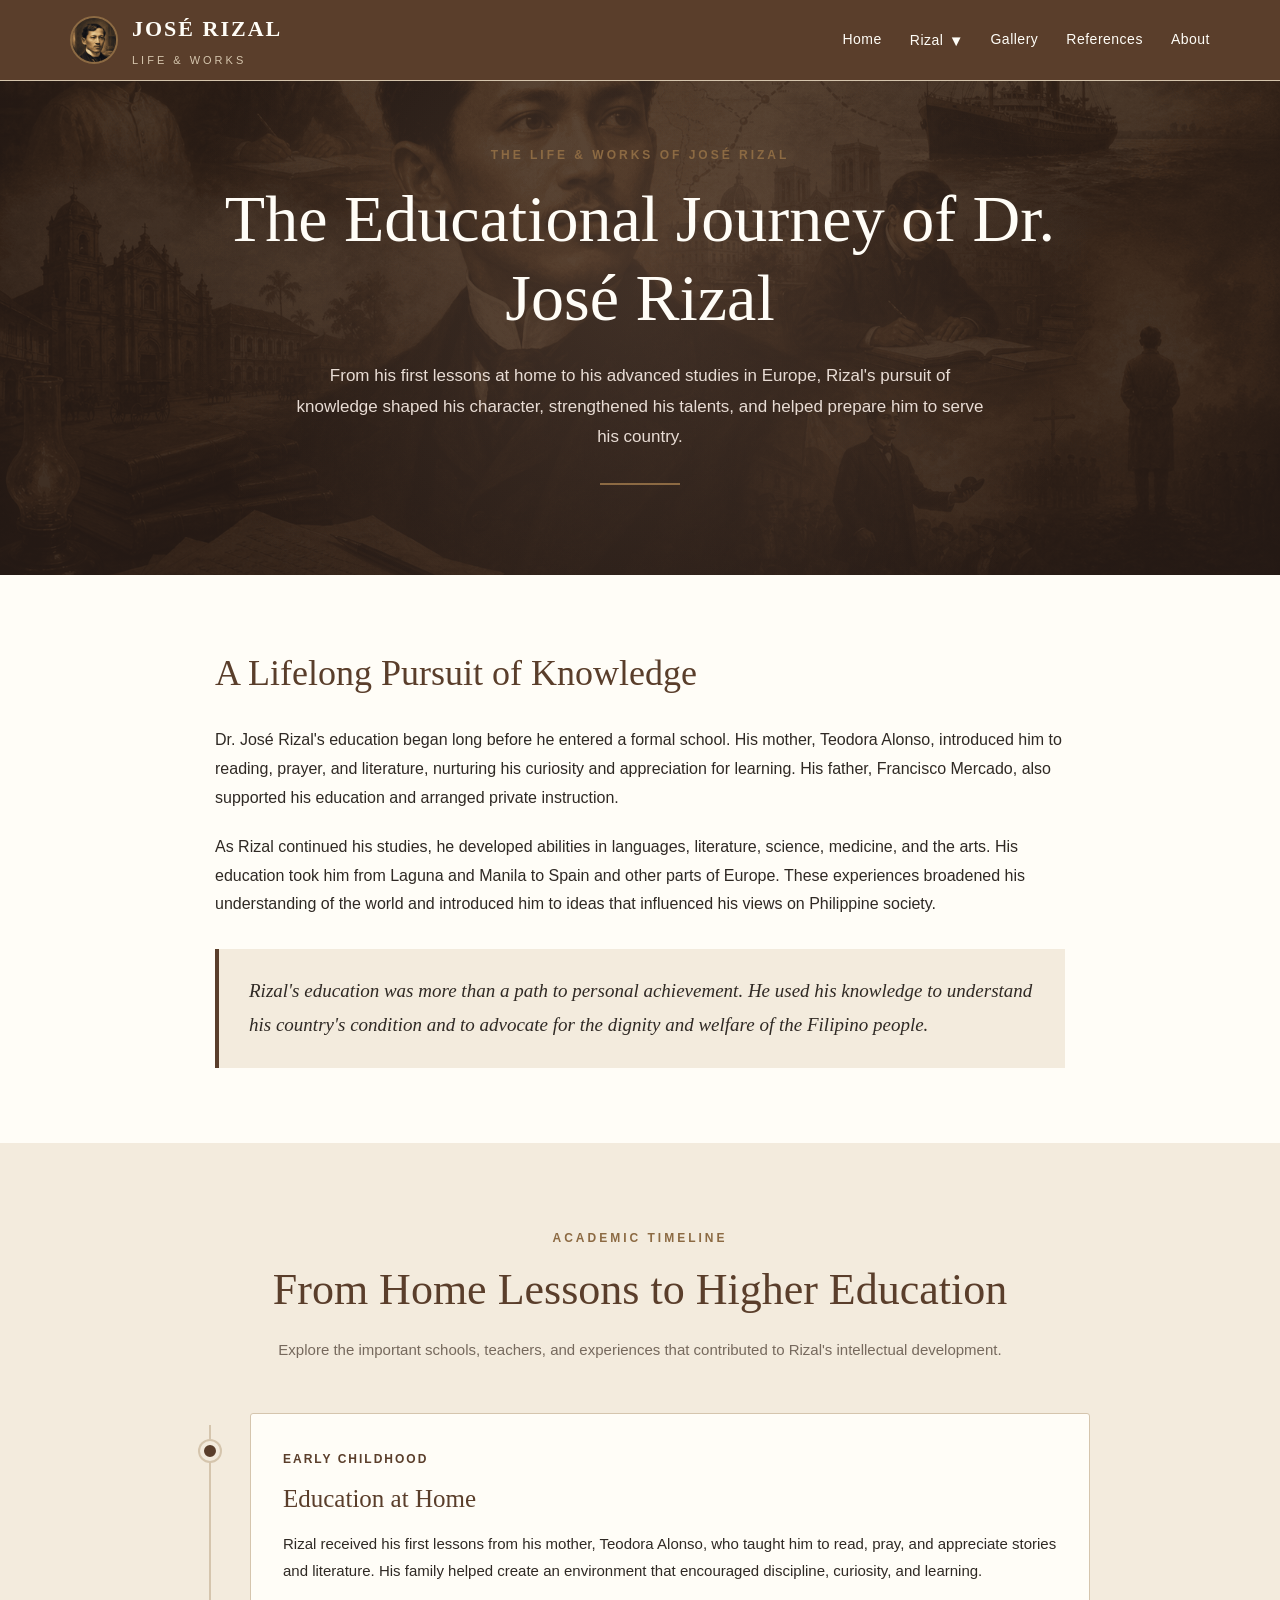
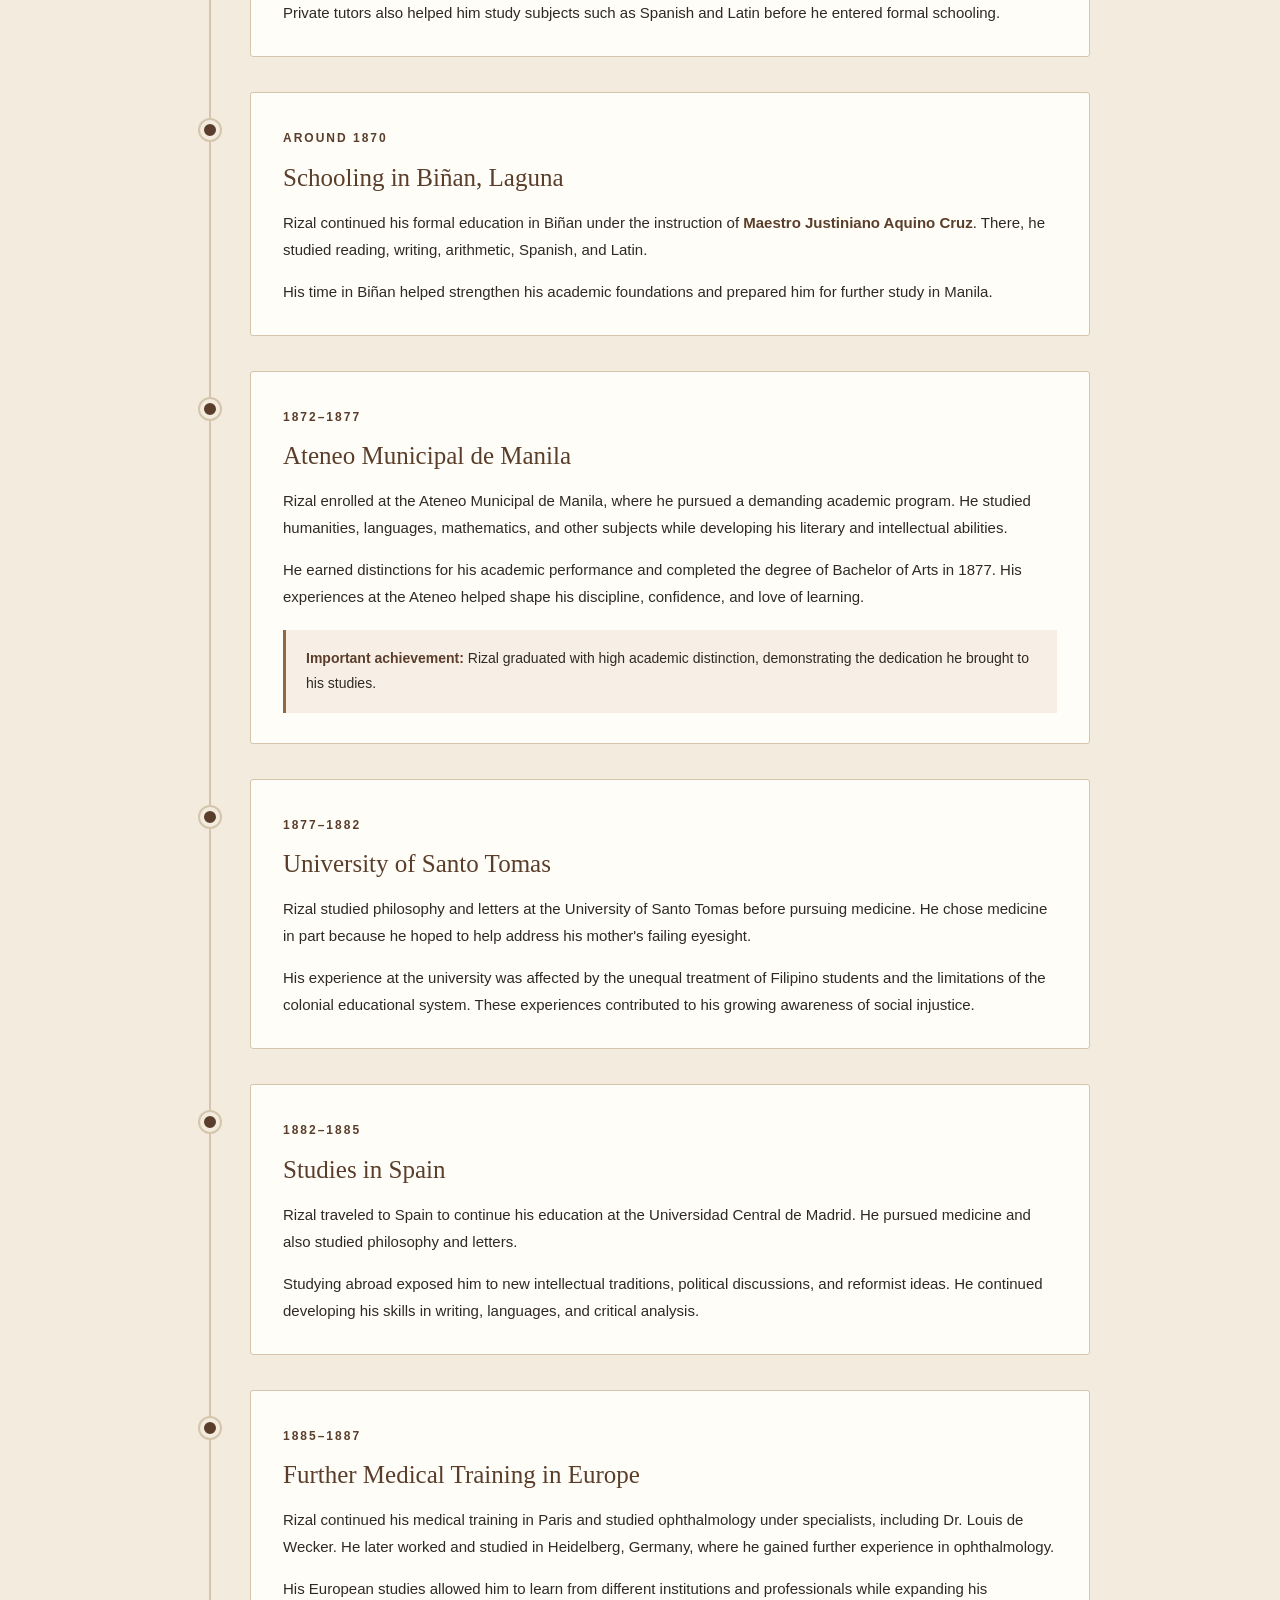
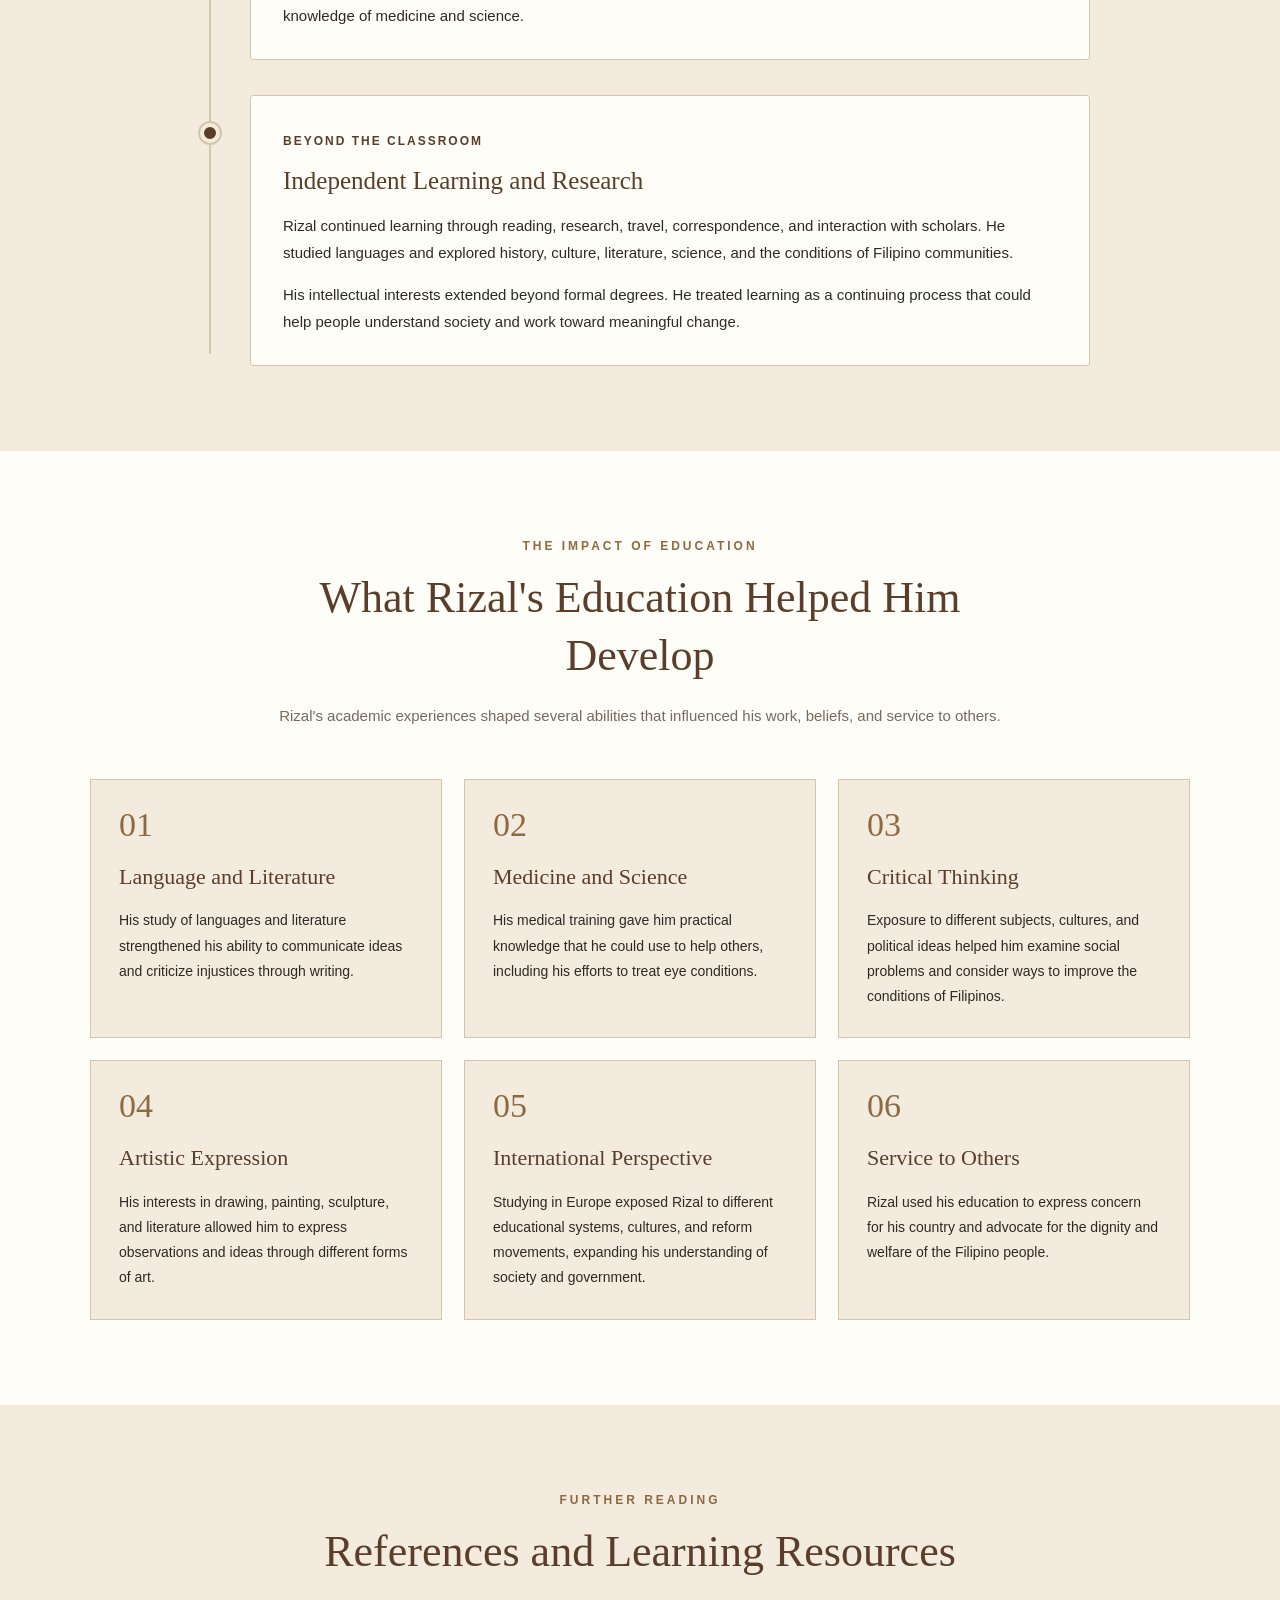
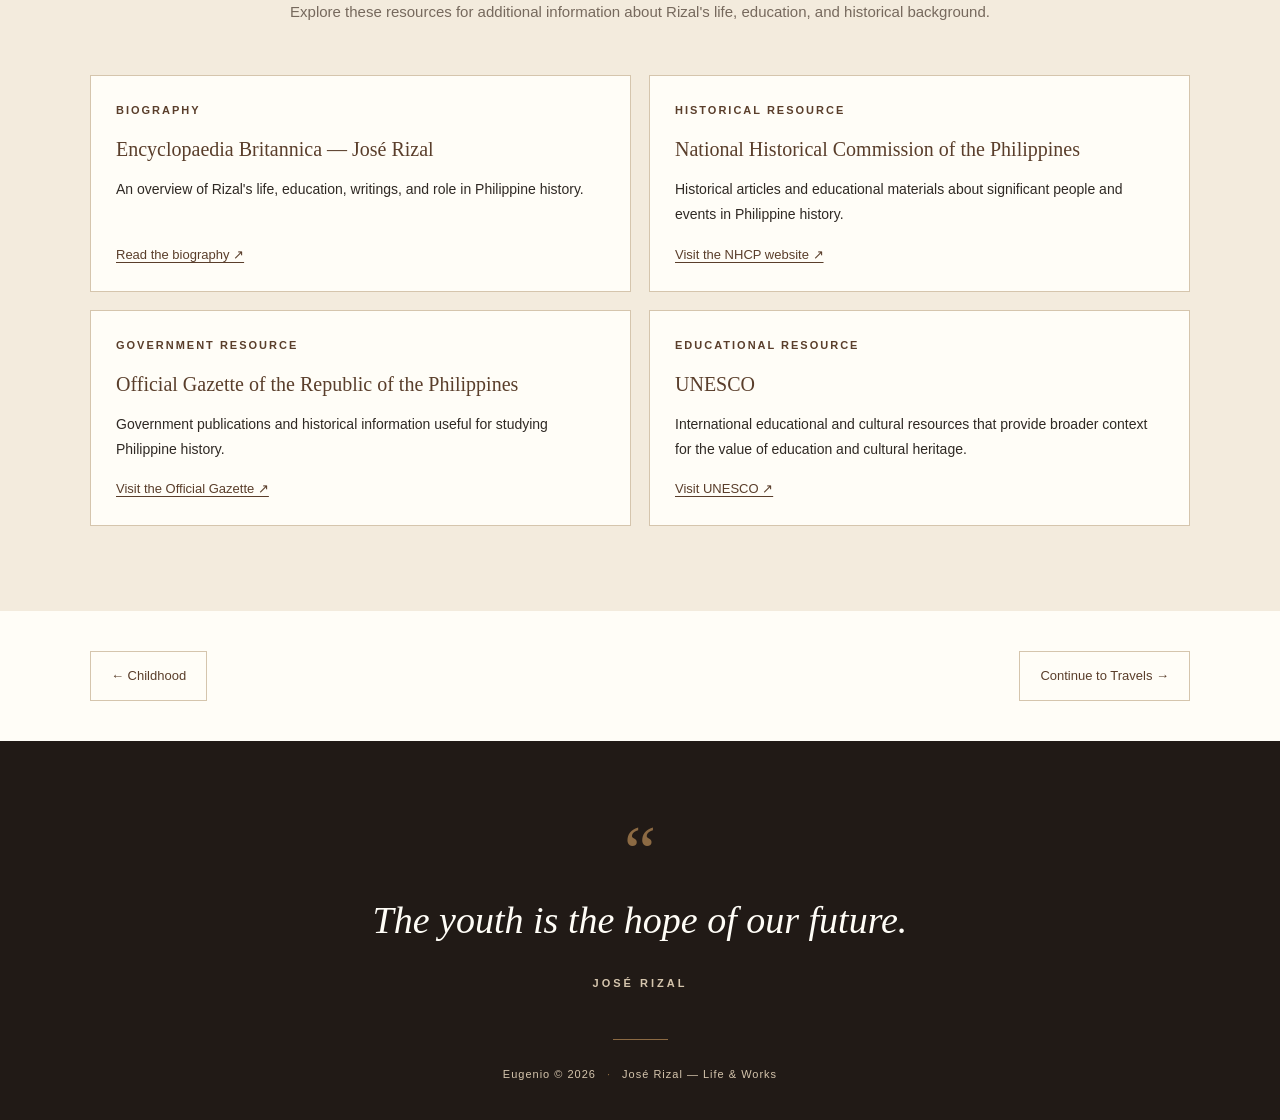
<file: RIZAL_WEB/html/pages/education.html>
<!DOCTYPE html>
<html lang="en">

<head>
    <meta charset="UTF-8">
    <meta name="viewport" content="width=device-width, initial-scale=1.0">

    <title>Education — José Rizal: Life &amp; Works</title>

    <link rel="stylesheet" href="../../css/colors.css">

    <style>
        * {
            box-sizing: border-box;
        }

        html {
            scroll-behavior: smooth;
            scroll-padding-top: 100px;
        }

        body {
            margin: 0;
            min-height: 100vh;
            display: flex;
            flex-direction: column;
            background: var(--secondary-color);
            color: var(--text-color);
            font-family: Arial, Helvetica, sans-serif;
            line-height: 1.8;
        }

        main {
            flex: 1;
        }

        .hero {
            position: relative;
            min-height: 480px;
            padding: 145px 30px 90px;
            display: flex;
            align-items: center;
            justify-content: center;
            overflow: hidden;
            text-align: center;
            background:
                linear-gradient(rgba(39, 27, 22, 0.78), rgba(39, 27, 22, 0.88)),
                var(--primary-color) url("../../images/rizal-background.png") center/cover no-repeat;
        }

        .hero::before {
            content: "";
            position: absolute;
            inset: 0;
            background: radial-gradient(circle at center, rgba(200, 157, 124, 0.18), transparent 65%);
            pointer-events: none;
        }

        .hero-content {
            position: relative;
            z-index: 1;
            width: 100%;
            max-width: 850px;
        }

        .hero-label,
        .section-label {
            display: block;
            margin-bottom: 12px;
            color: var(--accent-color);
            font-size: 12px;
            font-weight: bold;
            letter-spacing: 3px;
            text-transform: uppercase;
        }

        .hero h1 {
            margin: 0 0 24px;
            color: var(--light-color);
            font-family: Georgia, "Times New Roman", serif;
            font-size: clamp(36px, 5.5vw, 66px);
            font-weight: normal;
            line-height: 1.2;
        }

        .hero p {
            max-width: 700px;
            margin: 0 auto;
            color: #e8dcd4;
            font-size: 17px;
        }

        .hero-divider {
            width: 80px;
            height: 2px;
            margin: 30px auto 0;
            background: var(--accent-color);
        }

        .introduction {
            padding: 75px 30px;
            background: var(--light-color);
        }

        .intro-content {
            max-width: 850px;
            margin: 0 auto;
        }

        .intro-content h2 {
            margin-top: 0;
            color: var(--primary-color);
            font-family: Georgia, "Times New Roman", serif;
            font-size: clamp(27px, 4vw, 36px);
            font-weight: normal;
            line-height: 1.3;
        }

        .intro-content p {
            margin-bottom: 20px;
            font-size: 16px;
        }

        .intro-highlight {
            margin-top: 30px;
            padding: 25px 30px;
            border-left: 4px solid var(--primary-color);
            background: var(--secondary-color);
            font-family: Georgia, "Times New Roman", serif;
            font-size: 19px;
            font-style: italic;
        }

        .page-section {
            padding: 85px 30px;
        }

        .section-container {
            width: 100%;
            max-width: 1100px;
            margin: 0 auto;
        }

        .section-heading {
            max-width: 760px;
            margin: 0 auto 50px;
            text-align: center;
        }

        .section-heading h2 {
            margin: 0 0 18px;
            color: var(--primary-color);
            font-family: Georgia, "Times New Roman", serif;
            font-size: clamp(30px, 4vw, 44px);
            font-weight: normal;
            line-height: 1.3;
        }

        .section-heading p {
            margin: 0;
            color: var(--muted-color);
            font-size: 15px;
        }

        .timeline-section {
            background: var(--secondary-color);
        }

        .timeline {
            position: relative;
            max-width: 900px;
            margin: 0 auto;
        }

        .timeline::before {
            content: "";
            position: absolute;
            top: 12px;
            bottom: 12px;
            left: 19px;
            width: 2px;
            background: var(--border-color);
        }

        .timeline-item {
            position: relative;
            margin-bottom: 35px;
            padding-left: 60px;
        }

        .timeline-item:last-child {
            margin-bottom: 0;
        }

        .timeline-dot {
            position: absolute;
            top: 28px;
            left: 10px;
            width: 20px;
            height: 20px;
            border: 4px solid var(--secondary-color);
            border-radius: 50%;
            background: var(--primary-color);
            box-shadow: 0 0 0 2px var(--border-color);
        }

        .timeline-card {
            padding: 30px 32px;
            background: var(--light-color);
            border: 1px solid var(--border-color);
            border-radius: 3px;
            transition: transform 0.25s ease, box-shadow 0.25s ease;
        }

        .timeline-card:hover {
            transform: translateY(-3px);
            box-shadow: 0 8px 25px rgba(33, 26, 22, 0.08);
        }

        .timeline-year {
            display: inline-block;
            margin-bottom: 10px;
            color: var(--primary-color);
            font-size: 12px;
            font-weight: bold;
            letter-spacing: 2px;
            text-transform: uppercase;
        }

        .timeline-card h3 {
            margin: 0 0 14px;
            color: var(--primary-color);
            font-family: Georgia, "Times New Roman", serif;
            font-size: 25px;
            font-weight: normal;
            line-height: 1.4;
        }

        .timeline-card p {
            margin: 0 0 15px;
            font-size: 15px;
        }

        .timeline-card p:last-child {
            margin-bottom: 0;
        }

        .timeline-card strong {
            color: var(--primary-color);
        }

        .history-note {
            margin-top: 20px;
            padding: 16px 20px;
            background: rgba(200, 157, 124, 0.14);
            border-left: 3px solid var(--accent-color);
            font-size: 14px;
        }

        .learning-section {
            background: var(--light-color);
        }

        .learning-grid {
            display: grid;
            grid-template-columns: repeat(3, minmax(0, 1fr));
            gap: 22px;
        }

        .learning-card {
            padding: 28px;
            background: var(--secondary-color);
            border: 1px solid var(--border-color);
            transition: transform 0.25s ease, box-shadow 0.25s ease;
        }

        .learning-card:hover {
            transform: translateY(-4px);
            box-shadow: 0 8px 22px rgba(33, 26, 22, 0.07);
        }

        .learning-number {
            display: block;
            margin-bottom: 15px;
            color: var(--accent-color);
            font-family: Georgia, "Times New Roman", serif;
            font-size: 34px;
            line-height: 1;
        }

        .learning-card h3 {
            margin: 0 0 12px;
            color: var(--primary-color);
            font-family: Georgia, "Times New Roman", serif;
            font-size: 22px;
            font-weight: normal;
        }

        .learning-card p {
            margin: 0;
            font-size: 14px;
        }

        .references-section {
            background: var(--secondary-color);
        }

        .references-list {
            display: grid;
            grid-template-columns: repeat(2, minmax(0, 1fr));
            gap: 18px;
        }

        .reference-card {
            display: flex;
            flex-direction: column;
            min-width: 0;
            padding: 25px;
            background: var(--light-color);
            border: 1px solid var(--border-color);
            color: var(--text-color);
            text-decoration: none;
            overflow-wrap: anywhere;
            transition: transform 0.25s ease, box-shadow 0.25s ease;
        }

        .reference-card:hover {
            transform: translateY(-3px);
            box-shadow: 0 8px 20px rgba(33, 26, 22, 0.07);
        }

        .reference-type {
            margin-bottom: 10px;
            color: var(--primary-color);
            font-size: 11px;
            font-weight: bold;
            letter-spacing: 2px;
            text-transform: uppercase;
        }

        .reference-card h3 {
            margin: 0 0 10px;
            color: var(--primary-color);
            font-family: Georgia, "Times New Roman", serif;
            font-size: 20px;
            font-weight: normal;
        }

        .reference-card p {
            margin: 0 0 15px;
            font-size: 14px;
        }

        .reference-url {
            margin-top: auto;
            color: var(--primary-color);
            font-size: 13px;
            text-decoration: underline;
            text-underline-offset: 3px;
        }

        .page-navigation {
            padding: 40px 30px;
            background: var(--light-color);
        }

        .page-navigation-inner {
            display: flex;
            align-items: center;
            justify-content: space-between;
            gap: 20px;
            max-width: 1100px;
            margin: 0 auto;
        }

        .page-nav-link {
            display: inline-block;
            padding: 12px 20px;
            border: 1px solid var(--border-color);
            color: var(--primary-color);
            font-size: 13px;
            text-decoration: none;
            transition: color 0.2s ease, background-color 0.2s ease;
        }

        .page-nav-link:hover {
            color: var(--light-color);
            background: var(--primary-color);
        }

        @media (max-width: 850px) {
            .learning-grid {
                grid-template-columns: repeat(2, minmax(0, 1fr));
            }

            .references-list {
                grid-template-columns: 1fr;
            }

            .page-section {
                padding: 70px 24px;
            }
        }

        @media (max-width: 600px) {
            .hero {
                min-height: 400px;
                padding: 125px 22px 70px;
            }

            .hero p {
                font-size: 15px;
            }

            .introduction {
                padding: 55px 22px;
            }

            .intro-highlight {
                padding: 20px;
                font-size: 17px;
            }

            .page-section {
                padding: 60px 20px;
            }

            .section-heading {
                margin-bottom: 35px;
            }

            .timeline::before {
                left: 11px;
            }

            .timeline-item {
                padding-left: 35px;
            }

            .timeline-dot {
                left: 2px;
                width: 19px;
                height: 19px;
            }

            .timeline-card {
                padding: 24px 20px;
            }

            .timeline-card h3 {
                font-size: 22px;
            }

            .learning-grid {
                grid-template-columns: 1fr;
            }

            .page-navigation {
                padding: 30px 20px;
            }

            .page-navigation-inner {
                align-items: stretch;
                flex-direction: column;
            }

            .page-nav-link {
                text-align: center;
            }
        }

        @media (prefers-reduced-motion: reduce) {
            html {
                scroll-behavior: auto;
            }

            *,
            *::before,
            *::after {
                transition-duration: 0.01ms !important;
            }
        }
    </style>
</head>

<body>
    <div id="header-container"></div>

    <main>
        <section class="hero">
            <div class="hero-content">
                <span class="hero-label">The Life &amp; Works of José Rizal</span>
                <h1>The Educational Journey of Dr. José Rizal</h1>
                <p>
                    From his first lessons at home to his advanced studies in Europe,
                    Rizal's pursuit of knowledge shaped his character, strengthened
                    his talents, and helped prepare him to serve his country.
                </p>
                <div class="hero-divider"></div>
            </div>
        </section>

        <section class="introduction">
            <div class="intro-content">
                <h2>A Lifelong Pursuit of Knowledge</h2>

                <p>
                    Dr. José Rizal's education began long before he entered a formal
                    school. His mother, Teodora Alonso, introduced him to reading,
                    prayer, and literature, nurturing his curiosity and appreciation
                    for learning. His father, Francisco Mercado, also supported his
                    education and arranged private instruction.
                </p>

                <p>
                    As Rizal continued his studies, he developed abilities in
                    languages, literature, science, medicine, and the arts. His
                    education took him from Laguna and Manila to Spain and other
                    parts of Europe. These experiences broadened his understanding
                    of the world and introduced him to ideas that influenced his
                    views on Philippine society.
                </p>

                <div class="intro-highlight">
                    Rizal's education was more than a path to personal achievement.
                    He used his knowledge to understand his country's condition
                    and to advocate for the dignity and welfare of the Filipino people.
                </div>
            </div>
        </section>

        <section class="page-section timeline-section">
            <div class="section-container">
                <div class="section-heading">
                    <span class="section-label">Academic Timeline</span>
                    <h2>From Home Lessons to Higher Education</h2>
                    <p>
                        Explore the important schools, teachers, and experiences
                        that contributed to Rizal's intellectual development.
                    </p>
                </div>

                <div class="timeline">
                    <article class="timeline-item">
                        <span class="timeline-dot"></span>
                        <div class="timeline-card">
                            <span class="timeline-year">Early Childhood</span>
                            <h3>Education at Home</h3>
                            <p>
                                Rizal received his first lessons from his mother,
                                Teodora Alonso, who taught him to read, pray, and
                                appreciate stories and literature. His family helped
                                create an environment that encouraged discipline,
                                curiosity, and learning.
                            </p>
                            <p>
                                Private tutors also helped him study subjects such
                                as Spanish and Latin before he entered formal schooling.
                            </p>
                        </div>
                    </article>

                    <article class="timeline-item">
                        <span class="timeline-dot"></span>
                        <div class="timeline-card">
                            <span class="timeline-year">Around 1870</span>
                            <h3>Schooling in Biñan, Laguna</h3>
                            <p>
                                Rizal continued his formal education in Biñan under
                                the instruction of <strong>Maestro Justiniano Aquino Cruz</strong>.
                                There, he studied reading, writing, arithmetic,
                                Spanish, and Latin.
                            </p>
                            <p>
                                His time in Biñan helped strengthen his academic
                                foundations and prepared him for further study in Manila.
                            </p>
                        </div>
                    </article>

                    <article class="timeline-item">
                        <span class="timeline-dot"></span>
                        <div class="timeline-card">
                            <span class="timeline-year">1872–1877</span>
                            <h3>Ateneo Municipal de Manila</h3>
                            <p>
                                Rizal enrolled at the Ateneo Municipal de Manila,
                                where he pursued a demanding academic program. He
                                studied humanities, languages, mathematics, and
                                other subjects while developing his literary and
                                intellectual abilities.
                            </p>
                            <p>
                                He earned distinctions for his academic performance
                                and completed the degree of Bachelor of Arts in 1877.
                                His experiences at the Ateneo helped shape his
                                discipline, confidence, and love of learning.
                            </p>
                            <div class="history-note">
                                <strong>Important achievement:</strong>
                                Rizal graduated with high academic distinction,
                                demonstrating the dedication he brought to his studies.
                            </div>
                        </div>
                    </article>

                    <article class="timeline-item">
                        <span class="timeline-dot"></span>
                        <div class="timeline-card">
                            <span class="timeline-year">1877–1882</span>
                            <h3>University of Santo Tomas</h3>
                            <p>
                                Rizal studied philosophy and letters at the
                                University of Santo Tomas before pursuing medicine.
                                He chose medicine in part because he hoped to help
                                address his mother's failing eyesight.
                            </p>
                            <p>
                                His experience at the university was affected by
                                the unequal treatment of Filipino students and the
                                limitations of the colonial educational system.
                                These experiences contributed to his growing
                                awareness of social injustice.
                            </p>
                        </div>
                    </article>

                    <article class="timeline-item">
                        <span class="timeline-dot"></span>
                        <div class="timeline-card">
                            <span class="timeline-year">1882–1885</span>
                            <h3>Studies in Spain</h3>
                            <p>
                                Rizal traveled to Spain to continue his education
                                at the Universidad Central de Madrid. He pursued
                                medicine and also studied philosophy and letters.
                            </p>
                            <p>
                                Studying abroad exposed him to new intellectual
                                traditions, political discussions, and reformist
                                ideas. He continued developing his skills in
                                writing, languages, and critical analysis.
                            </p>
                        </div>
                    </article>

                    <article class="timeline-item">
                        <span class="timeline-dot"></span>
                        <div class="timeline-card">
                            <span class="timeline-year">1885–1887</span>
                            <h3>Further Medical Training in Europe</h3>
                            <p>
                                Rizal continued his medical training in Paris and
                                studied ophthalmology under specialists, including
                                Dr. Louis de Wecker. He later worked and studied
                                in Heidelberg, Germany, where he gained further
                                experience in ophthalmology.
                            </p>
                            <p>
                                His European studies allowed him to learn from
                                different institutions and professionals while
                                expanding his knowledge of medicine and science.
                            </p>
                        </div>
                    </article>

                    <article class="timeline-item">
                        <span class="timeline-dot"></span>
                        <div class="timeline-card">
                            <span class="timeline-year">Beyond the Classroom</span>
                            <h3>Independent Learning and Research</h3>
                            <p>
                                Rizal continued learning through reading, research,
                                travel, correspondence, and interaction with scholars.
                                He studied languages and explored history, culture,
                                literature, science, and the conditions of Filipino
                                communities.
                            </p>
                            <p>
                                His intellectual interests extended beyond formal
                                degrees. He treated learning as a continuing process
                                that could help people understand society and work
                                toward meaningful change.
                            </p>
                        </div>
                    </article>
                </div>
            </div>
        </section>

        <section class="page-section learning-section">
            <div class="section-container">
                <div class="section-heading">
                    <span class="section-label">The Impact of Education</span>
                    <h2>What Rizal's Education Helped Him Develop</h2>
                    <p>
                        Rizal's academic experiences shaped several abilities
                        that influenced his work, beliefs, and service to others.
                    </p>
                </div>

                <div class="learning-grid">
                    <article class="learning-card">
                        <span class="learning-number">01</span>
                        <h3>Language and Literature</h3>
                        <p>
                            His study of languages and literature strengthened
                            his ability to communicate ideas and criticize
                            injustices through writing.
                        </p>
                    </article>

                    <article class="learning-card">
                        <span class="learning-number">02</span>
                        <h3>Medicine and Science</h3>
                        <p>
                            His medical training gave him practical knowledge
                            that he could use to help others, including his
                            efforts to treat eye conditions.
                        </p>
                    </article>

                    <article class="learning-card">
                        <span class="learning-number">03</span>
                        <h3>Critical Thinking</h3>
                        <p>
                            Exposure to different subjects, cultures, and
                            political ideas helped him examine social problems
                            and consider ways to improve the conditions of Filipinos.
                        </p>
                    </article>

                    <article class="learning-card">
                        <span class="learning-number">04</span>
                        <h3>Artistic Expression</h3>
                        <p>
                            His interests in drawing, painting, sculpture, and
                            literature allowed him to express observations and
                            ideas through different forms of art.
                        </p>
                    </article>

                    <article class="learning-card">
                        <span class="learning-number">05</span>
                        <h3>International Perspective</h3>
                        <p>
                            Studying in Europe exposed Rizal to different
                            educational systems, cultures, and reform movements,
                            expanding his understanding of society and government.
                        </p>
                    </article>

                    <article class="learning-card">
                        <span class="learning-number">06</span>
                        <h3>Service to Others</h3>
                        <p>
                            Rizal used his education to express concern for his
                            country and advocate for the dignity and welfare of
                            the Filipino people.
                        </p>
                    </article>
                </div>
            </div>
        </section>

        <section class="page-section references-section">
            <div class="section-container">
                <div class="section-heading">
                    <span class="section-label">Further Reading</span>
                    <h2>References and Learning Resources</h2>
                    <p>
                        Explore these resources for additional information about
                        Rizal's life, education, and historical background.
                    </p>
                </div>

                <div class="references-list">
                    <a class="reference-card" href="https://www.britannica.com/biography/Jose-Rizal" target="_blank"
                        rel="noopener noreferrer">
                        <span class="reference-type">Biography</span>
                        <h3>Encyclopaedia Britannica — José Rizal</h3>
                        <p>
                            An overview of Rizal's life, education, writings,
                            and role in Philippine history.
                        </p>
                        <span class="reference-url">Read the biography ↗</span>
                    </a>

                    <a class="reference-card" href="https://nhcp.gov.ph/" target="_blank" rel="noopener noreferrer">
                        <span class="reference-type">Historical Resource</span>
                        <h3>National Historical Commission of the Philippines</h3>
                        <p>
                            Historical articles and educational materials about
                            significant people and events in Philippine history.
                        </p>
                        <span class="reference-url">Visit the NHCP website ↗</span>
                    </a>

                    <a class="reference-card" href="https://www.officialgazette.gov.ph/" target="_blank"
                        rel="noopener noreferrer">
                        <span class="reference-type">Government Resource</span>
                        <h3>Official Gazette of the Republic of the Philippines</h3>
                        <p>
                            Government publications and historical information
                            useful for studying Philippine history.
                        </p>
                        <span class="reference-url">Visit the Official Gazette ↗</span>
                    </a>

                    <a class="reference-card" href="https://www.unesco.org/" target="_blank" rel="noopener noreferrer">
                        <span class="reference-type">Educational Resource</span>
                        <h3>UNESCO</h3>
                        <p>
                            International educational and cultural resources
                            that provide broader context for the value of
                            education and cultural heritage.
                        </p>
                        <span class="reference-url">Visit UNESCO ↗</span>
                    </a>
                </div>
            </div>
        </section>

        <section class="page-navigation">
            <div class="page-navigation-inner">
                <a class="page-nav-link" href="childhood.html">
                    ← Childhood
                </a>
                <a class="page-nav-link" href="travels.html">
                    Continue to Travels →
                </a>
            </div>
        </section>
    </main>

    <div id="footer-container"></div>

    <script src="../../js/injector/injectHeader.js"></script>
    <script src="../../js/injector/injectFooter.js"></script>
</body>

</html>
</file>
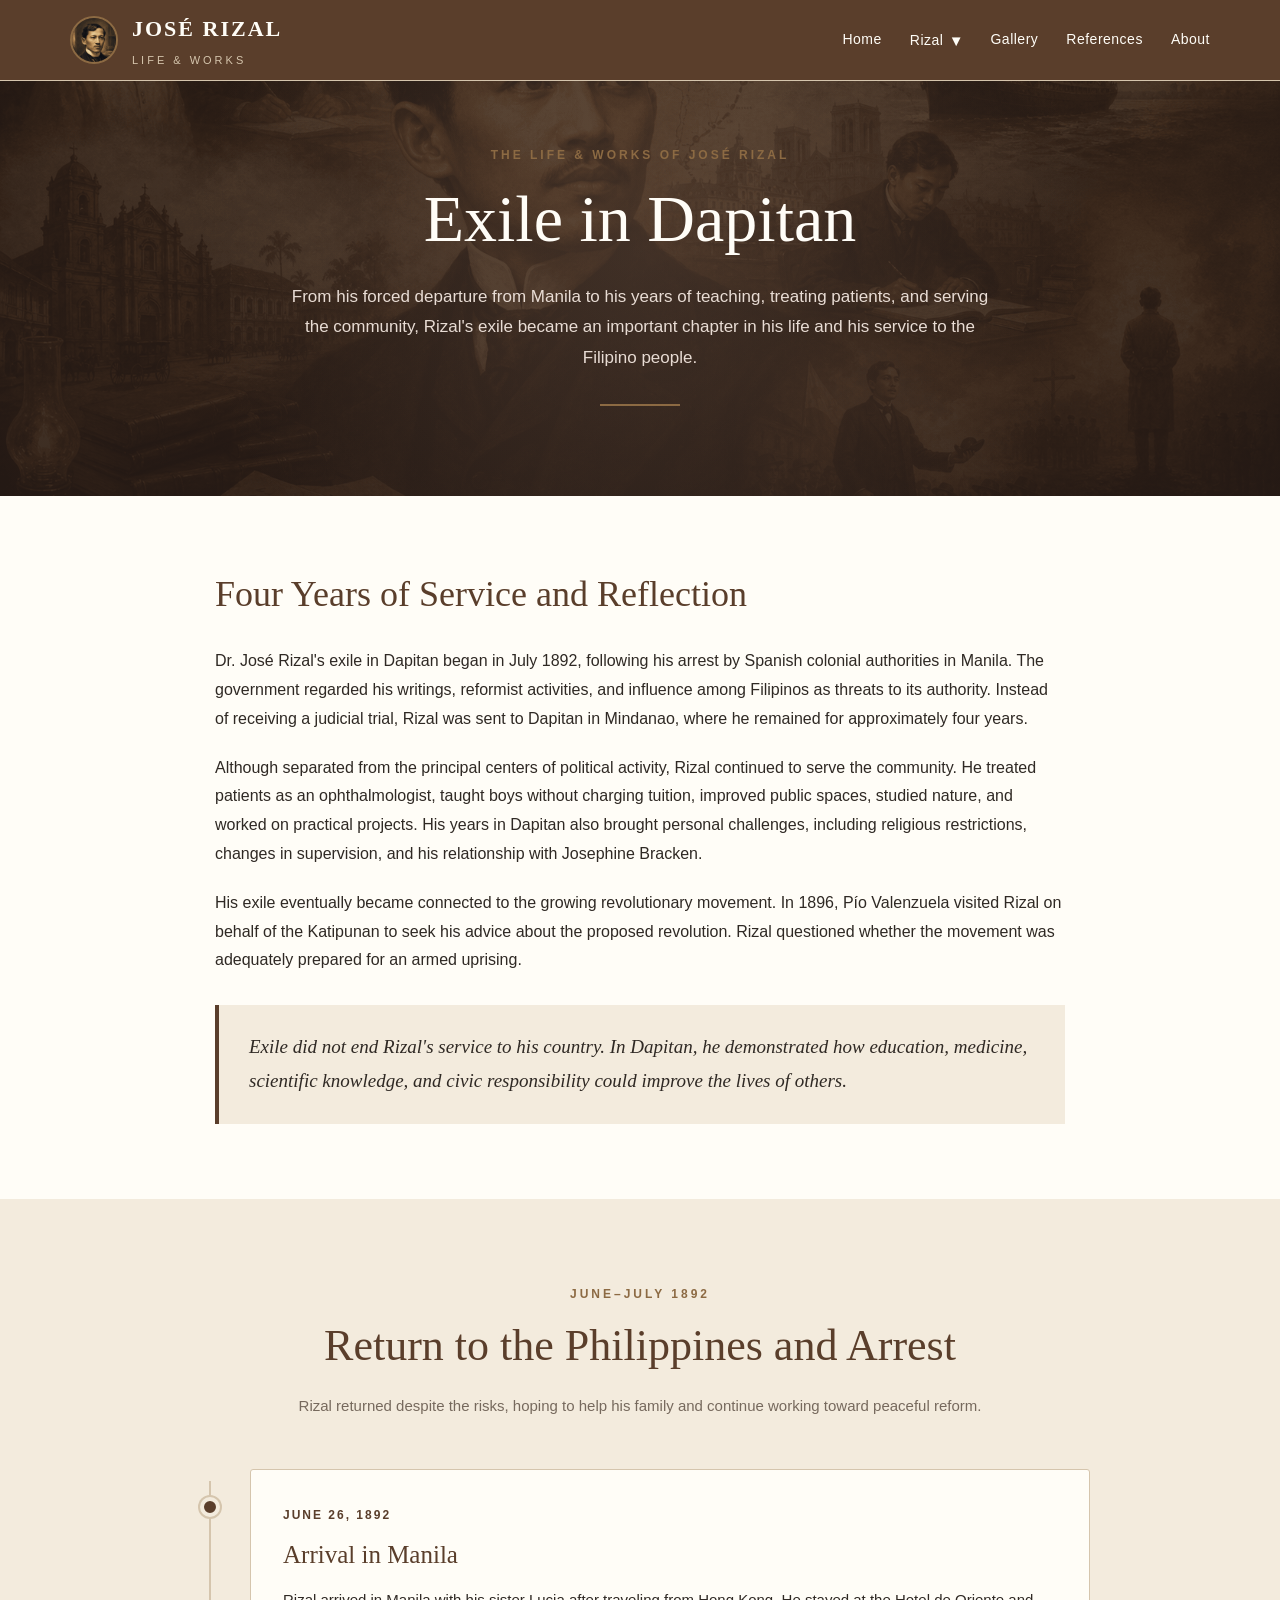
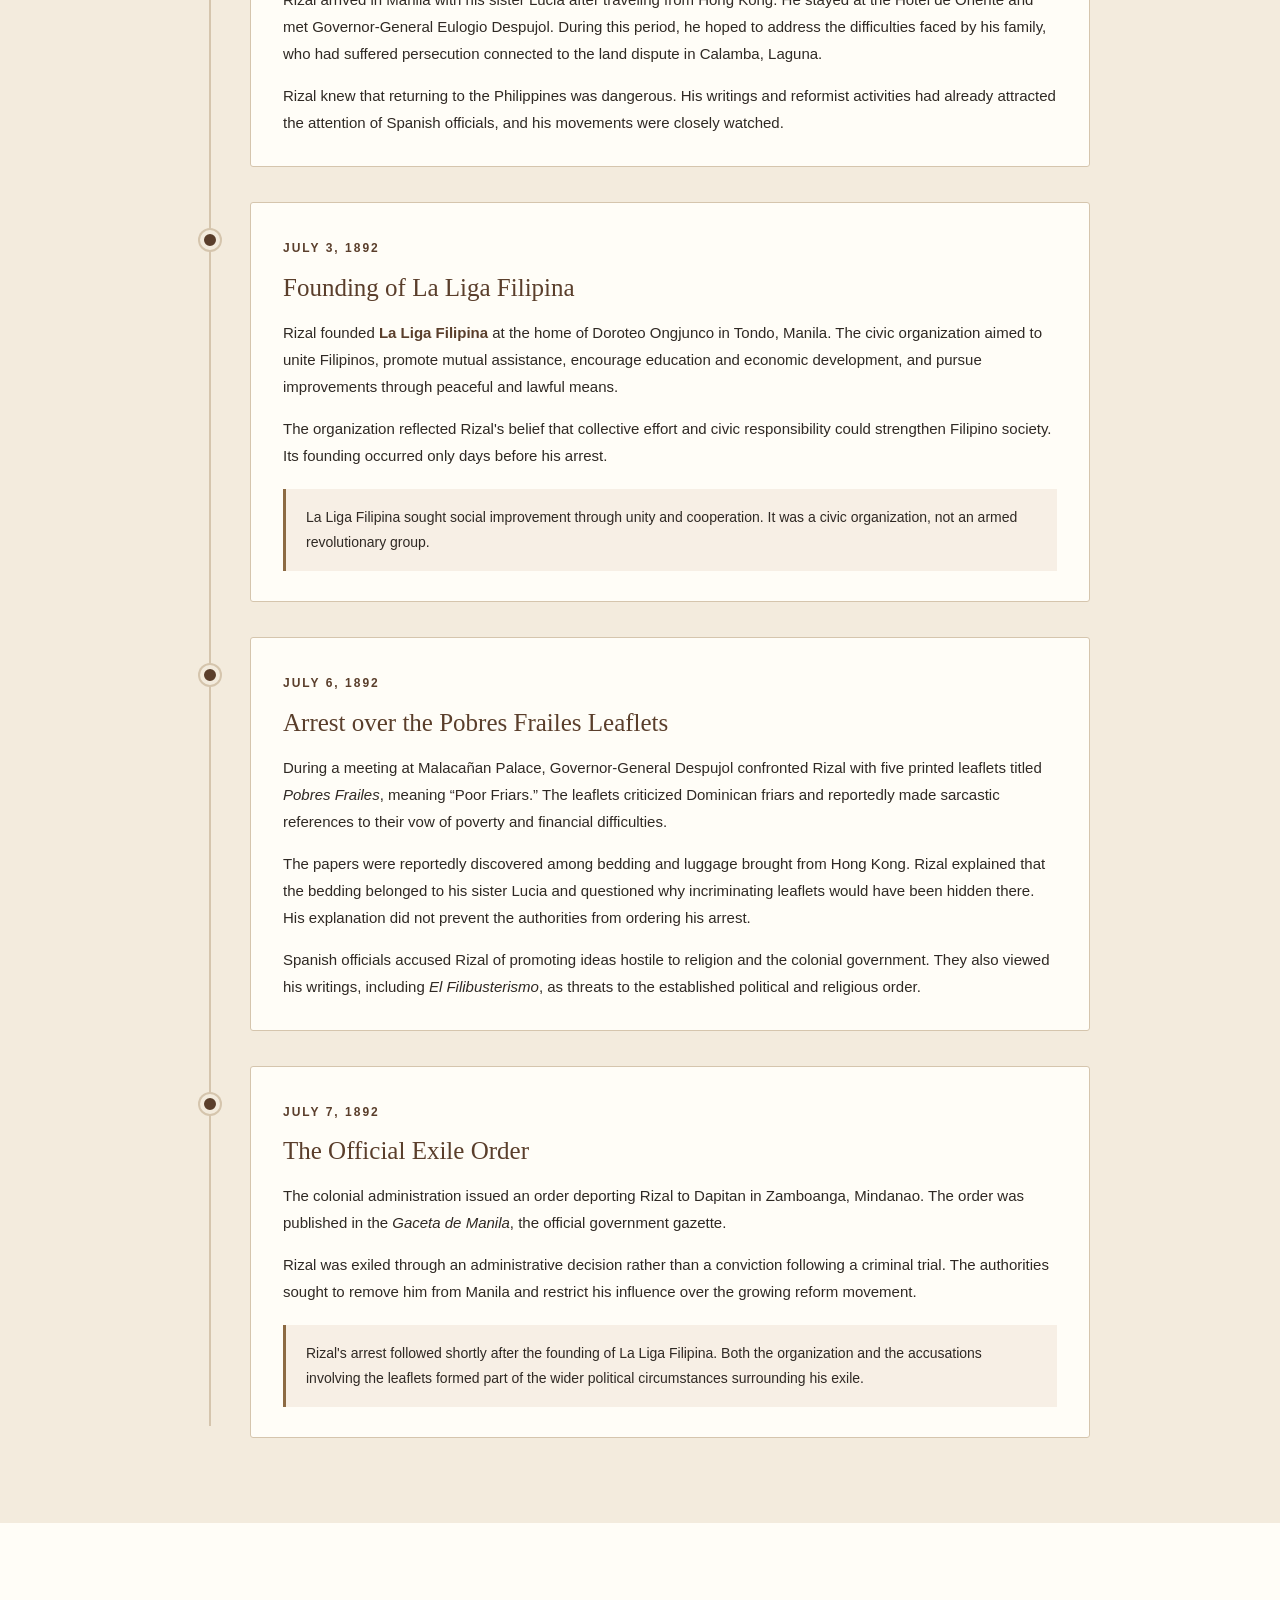
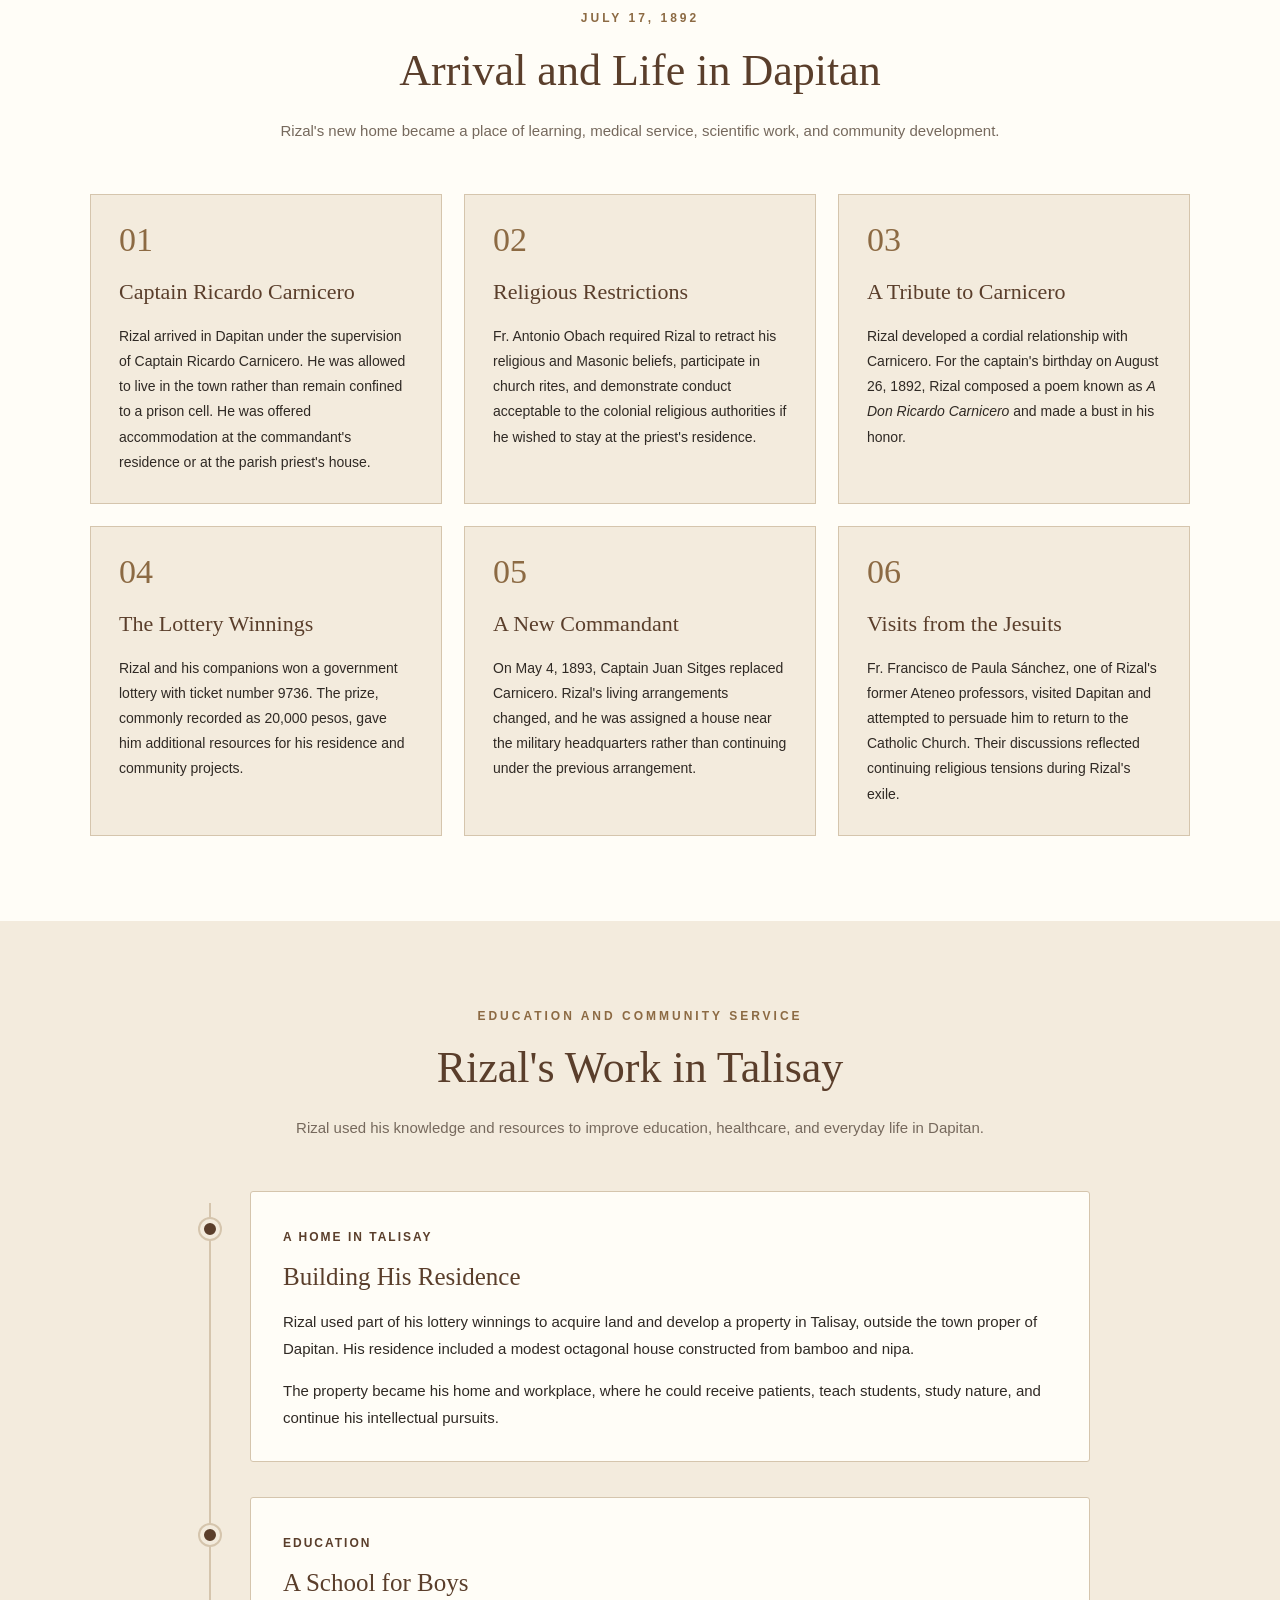
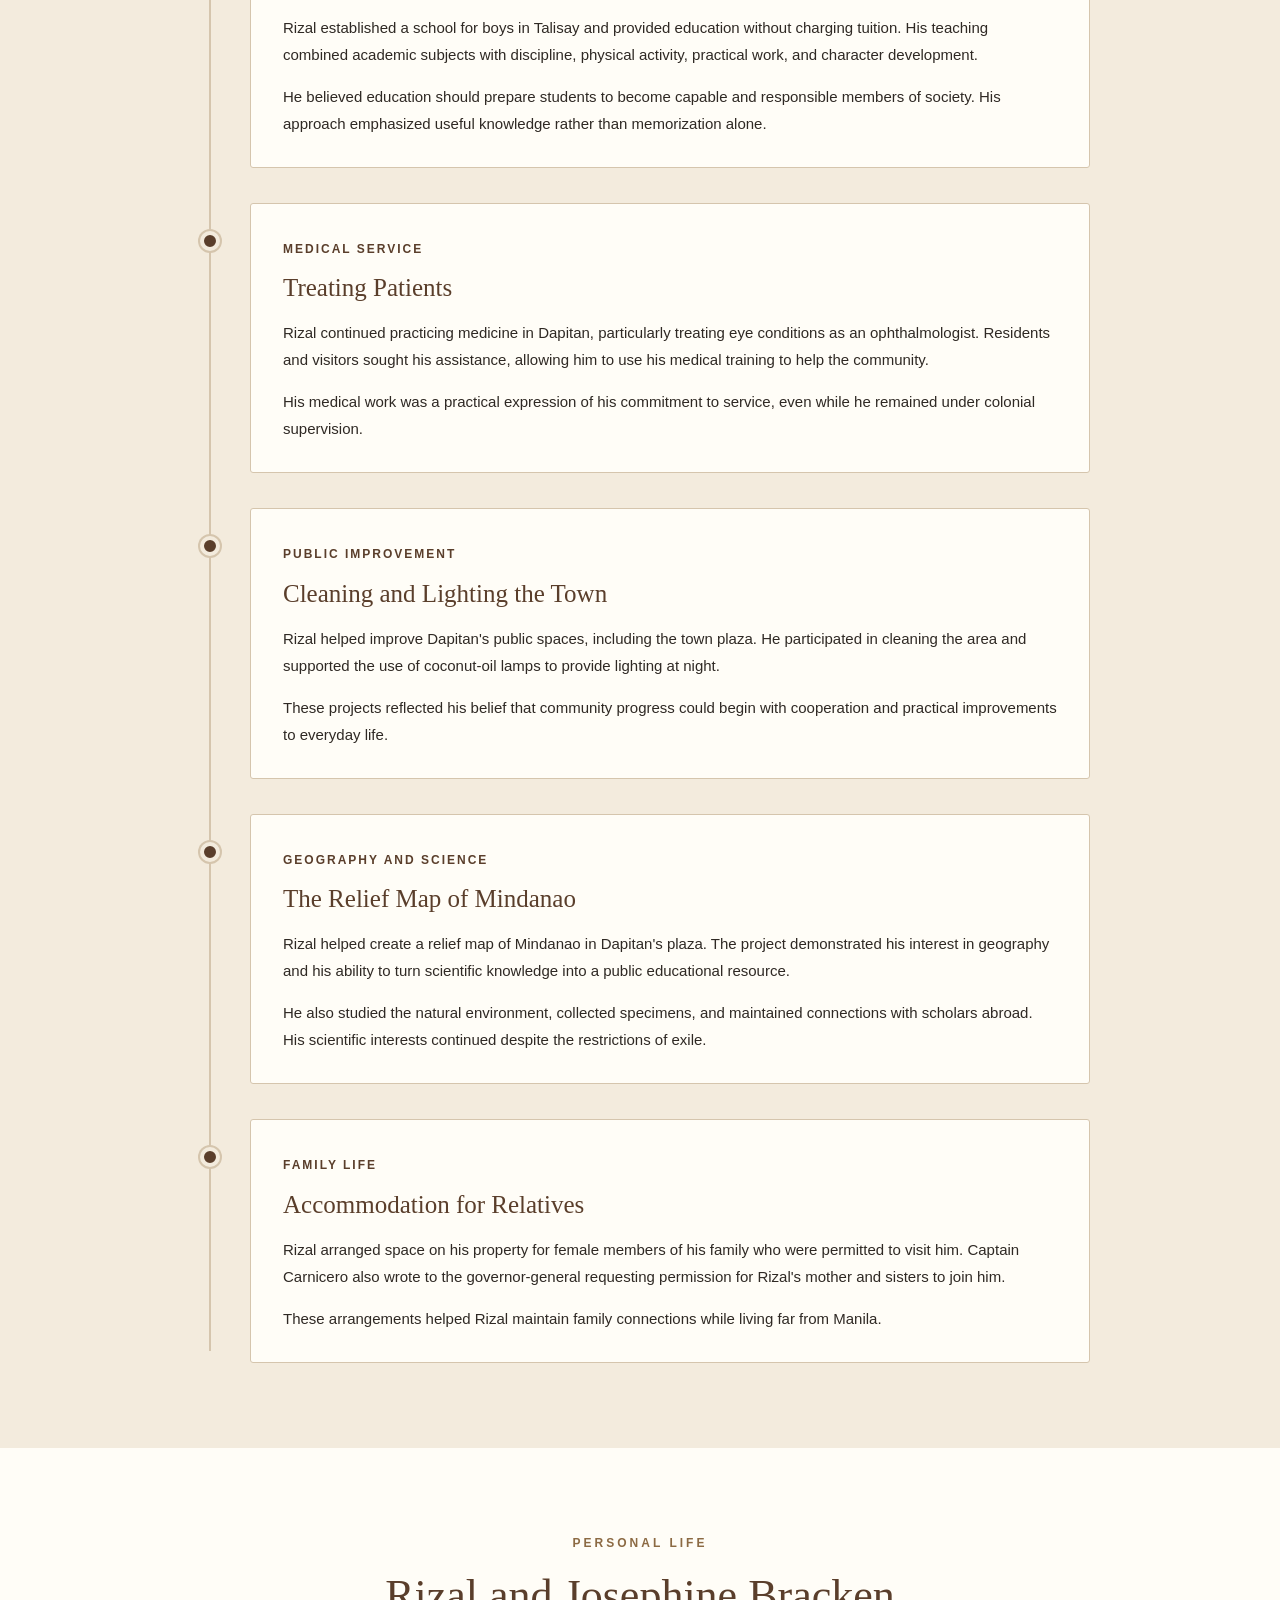
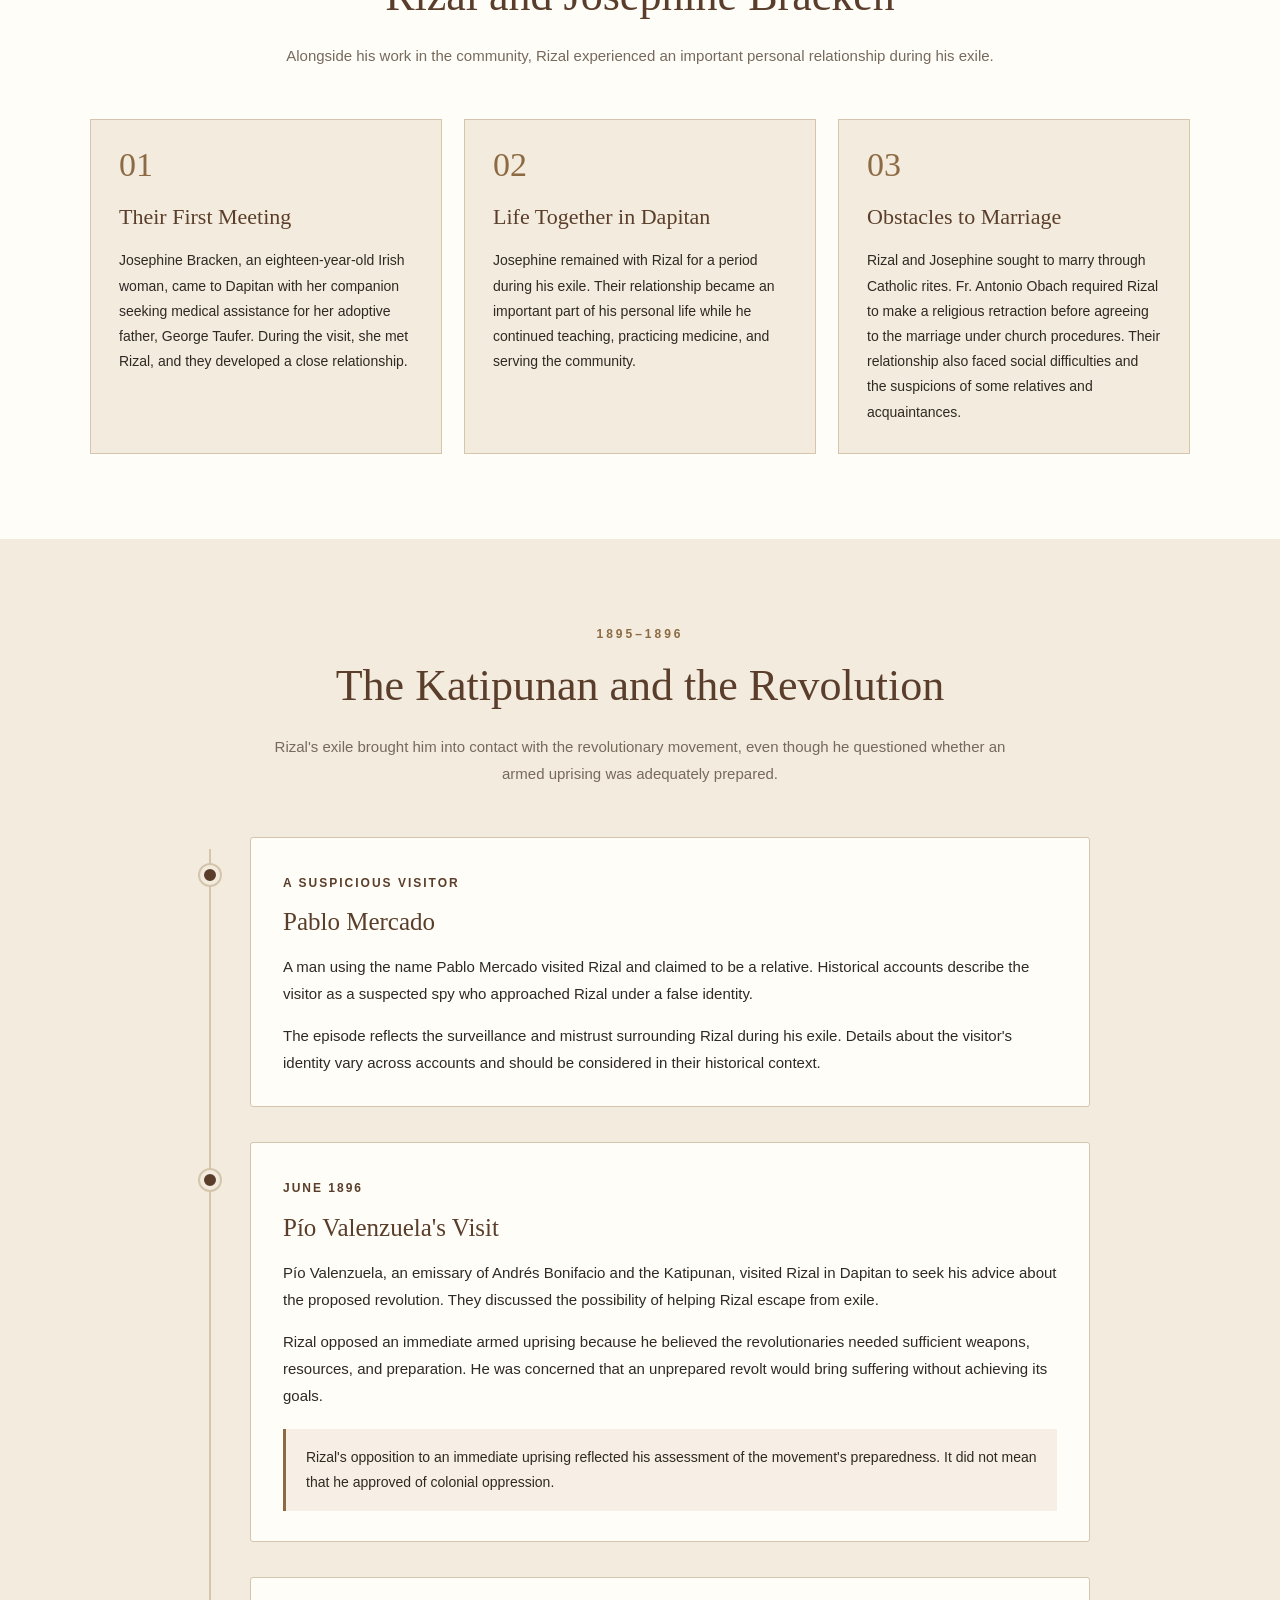
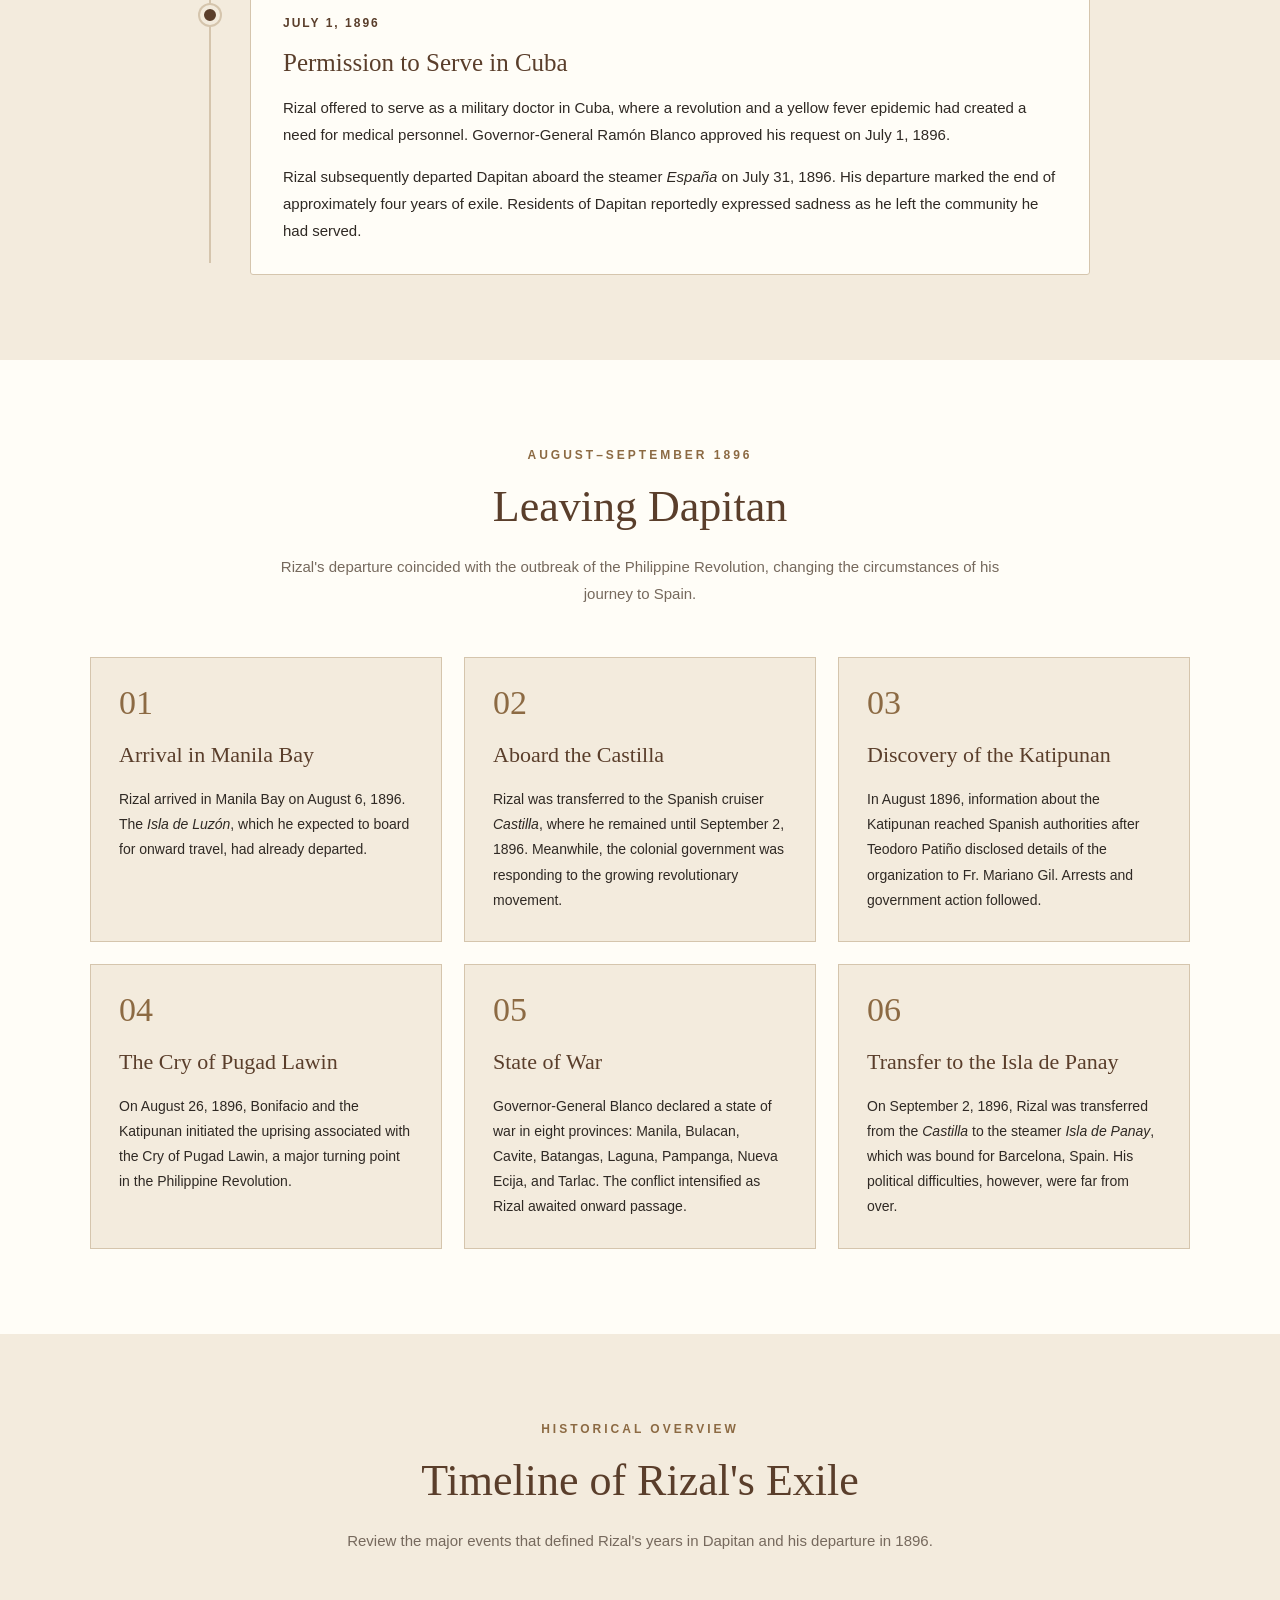
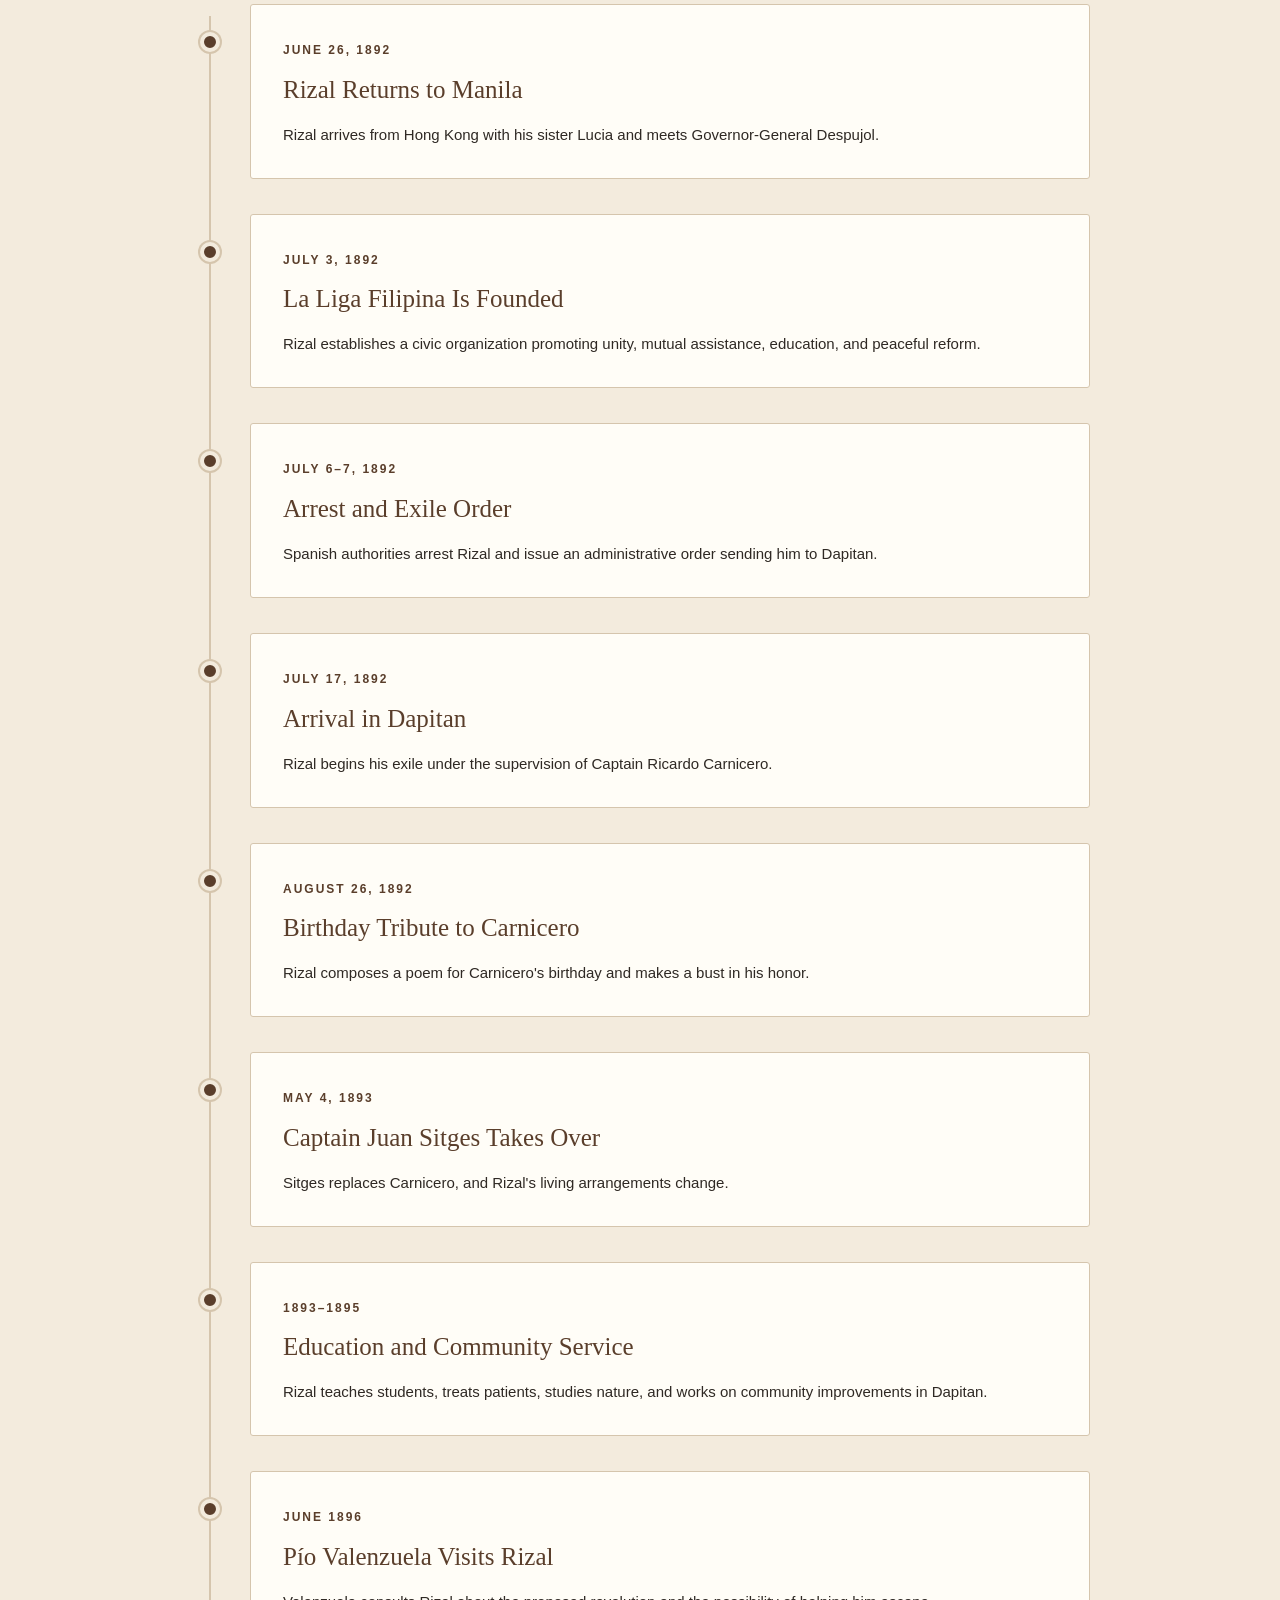
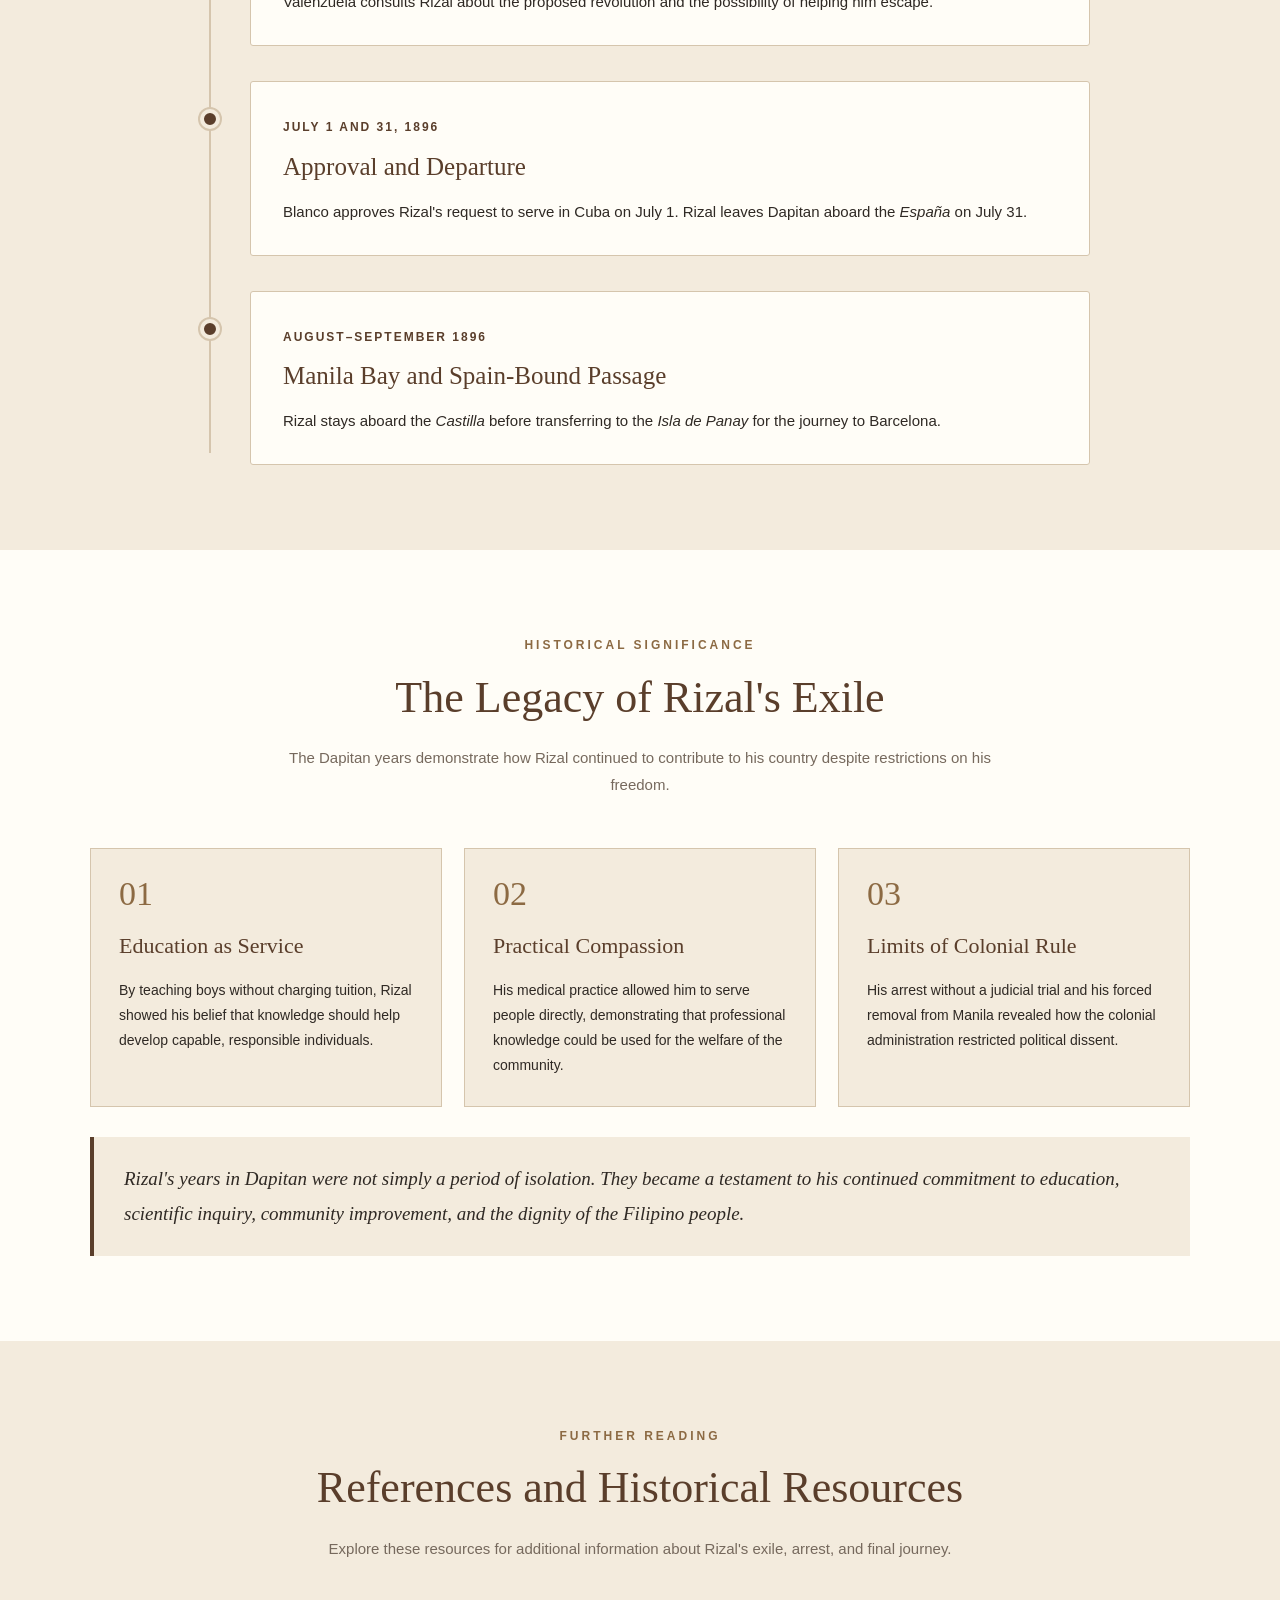
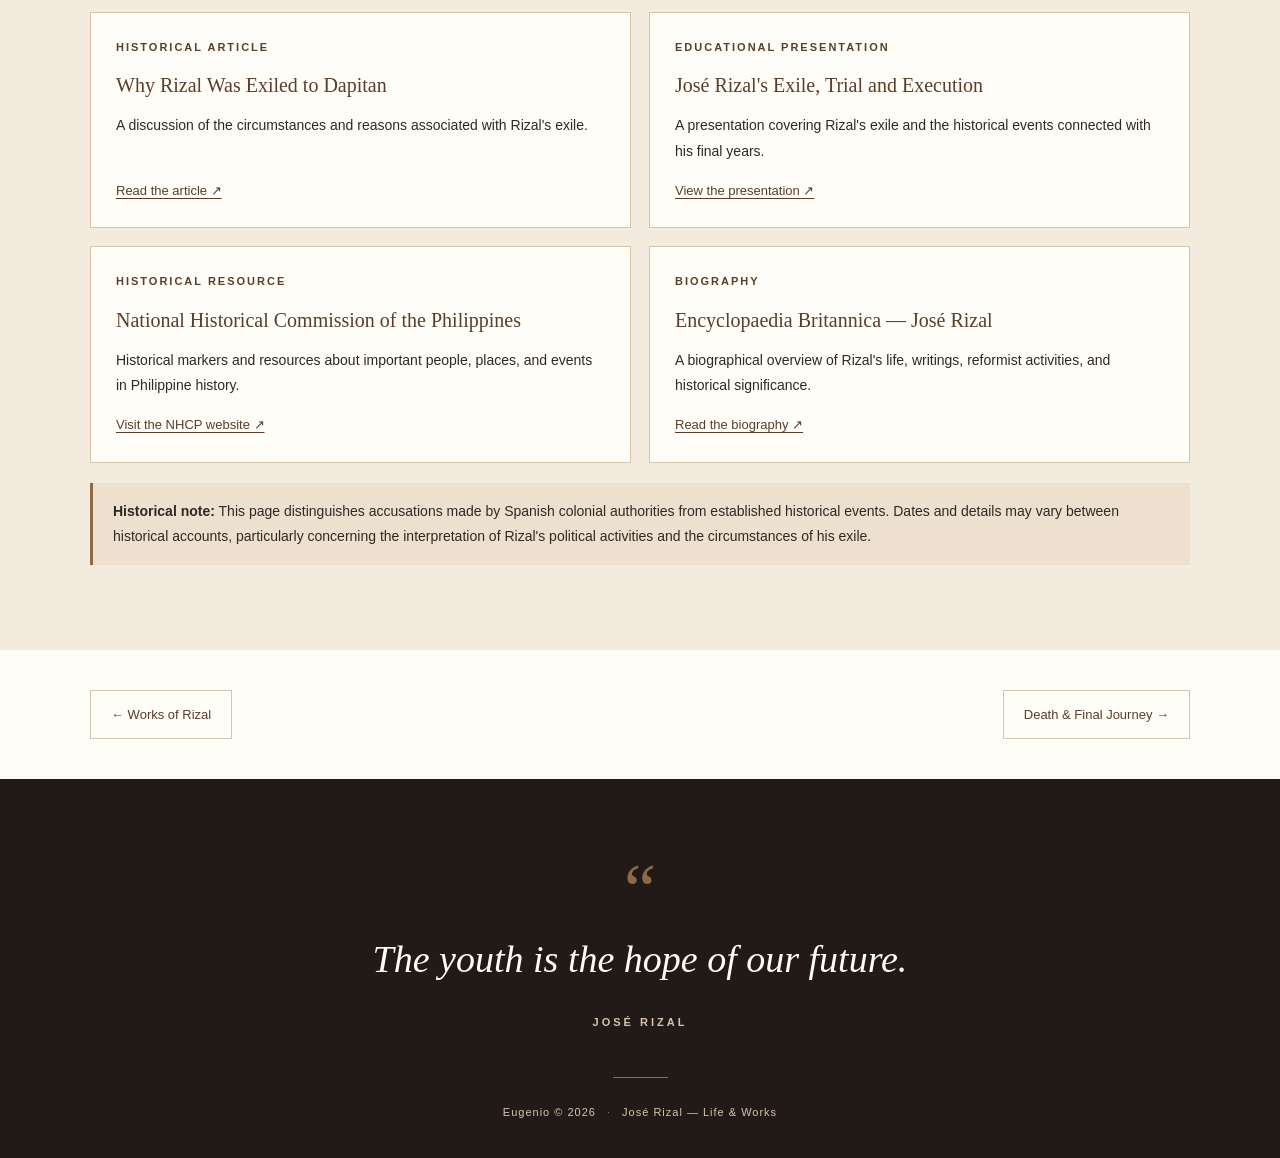
<file: RIZAL_WEB/html/pages/exile.html>
<!DOCTYPE html>
<html lang="en">

<head>
    <meta charset="UTF-8">
    <meta name="viewport" content="width=device-width, initial-scale=1.0">

    <title>Exile — José Rizal: Life &amp; Works</title>

    <link rel="stylesheet" href="../../css/colors.css">

    <style>
        * {
            box-sizing: border-box;
        }

        html {
            scroll-behavior: smooth;
            scroll-padding-top: 100px;
        }

        body {
            margin: 0;
            min-height: 100vh;
            display: flex;
            flex-direction: column;
            background: var(--secondary-color);
            color: var(--text-color);
            font-family: Arial, Helvetica, sans-serif;
            line-height: 1.8;
        }

        main {
            flex: 1;
        }

        .hero {
            position: relative;
            min-height: 480px;
            padding: 145px 30px 90px;
            display: flex;
            align-items: center;
            justify-content: center;
            overflow: hidden;
            text-align: center;
            background:
                linear-gradient(rgba(39, 27, 22, 0.78), rgba(39, 27, 22, 0.88)),
                var(--primary-color) url("../../images/rizal-background.png") center/cover no-repeat;
        }

        .hero::before {
            content: "";
            position: absolute;
            inset: 0;
            background: radial-gradient(circle at center, rgba(200, 157, 124, 0.18), transparent 65%);
            pointer-events: none;
        }

        .hero-content {
            position: relative;
            z-index: 1;
            width: 100%;
            max-width: 850px;
        }

        .hero-label,
        .section-label {
            display: block;
            margin-bottom: 12px;
            color: var(--accent-color);
            font-size: 12px;
            font-weight: bold;
            letter-spacing: 3px;
            text-transform: uppercase;
        }

        .hero h1 {
            margin: 0 0 24px;
            color: var(--light-color);
            font-family: Georgia, "Times New Roman", serif;
            font-size: clamp(36px, 5.5vw, 66px);
            font-weight: normal;
            line-height: 1.2;
        }

        .hero p {
            max-width: 700px;
            margin: 0 auto;
            color: #e8dcd4;
            font-size: 17px;
        }

        .hero-divider {
            width: 80px;
            height: 2px;
            margin: 30px auto 0;
            background: var(--accent-color);
        }

        .introduction {
            padding: 75px 30px;
            background: var(--light-color);
        }

        .intro-content {
            max-width: 850px;
            margin: 0 auto;
        }

        .intro-content h2 {
            margin-top: 0;
            color: var(--primary-color);
            font-family: Georgia, "Times New Roman", serif;
            font-size: clamp(27px, 4vw, 36px);
            font-weight: normal;
            line-height: 1.3;
        }

        .intro-content p {
            margin-bottom: 20px;
            font-size: 16px;
        }

        .intro-highlight {
            margin-top: 30px;
            padding: 25px 30px;
            border-left: 4px solid var(--primary-color);
            background: var(--secondary-color);
            font-family: Georgia, "Times New Roman", serif;
            font-size: 19px;
            font-style: italic;
        }

        .page-section {
            padding: 85px 30px;
        }

        .section-container {
            width: 100%;
            max-width: 1100px;
            margin: 0 auto;
        }

        .section-heading {
            max-width: 760px;
            margin: 0 auto 50px;
            text-align: center;
        }

        .section-heading h2 {
            margin: 0 0 18px;
            color: var(--primary-color);
            font-family: Georgia, "Times New Roman", serif;
            font-size: clamp(30px, 4vw, 44px);
            font-weight: normal;
            line-height: 1.3;
        }

        .section-heading p {
            margin: 0;
            color: var(--muted-color);
            font-size: 15px;
        }

        .timeline-section {
            background: var(--secondary-color);
        }

        .timeline {
            position: relative;
            max-width: 900px;
            margin: 0 auto;
        }

        .timeline::before {
            content: "";
            position: absolute;
            top: 12px;
            bottom: 12px;
            left: 19px;
            width: 2px;
            background: var(--border-color);
        }

        .timeline-item {
            position: relative;
            margin-bottom: 35px;
            padding-left: 60px;
        }

        .timeline-item:last-child {
            margin-bottom: 0;
        }

        .timeline-dot {
            position: absolute;
            top: 28px;
            left: 10px;
            width: 20px;
            height: 20px;
            border: 4px solid var(--secondary-color);
            border-radius: 50%;
            background: var(--primary-color);
            box-shadow: 0 0 0 2px var(--border-color);
        }

        .timeline-card {
            padding: 30px 32px;
            background: var(--light-color);
            border: 1px solid var(--border-color);
            border-radius: 3px;
            transition: transform 0.25s ease, box-shadow 0.25s ease;
        }

        .timeline-card:hover {
            transform: translateY(-3px);
            box-shadow: 0 8px 25px rgba(33, 26, 22, 0.08);
        }

        .timeline-year {
            display: inline-block;
            margin-bottom: 10px;
            color: var(--primary-color);
            font-size: 12px;
            font-weight: bold;
            letter-spacing: 2px;
            text-transform: uppercase;
        }

        .timeline-card h3 {
            margin: 0 0 14px;
            color: var(--primary-color);
            font-family: Georgia, "Times New Roman", serif;
            font-size: 25px;
            font-weight: normal;
            line-height: 1.4;
        }

        .timeline-card p {
            margin: 0 0 15px;
            font-size: 15px;
        }

        .timeline-card p:last-child {
            margin-bottom: 0;
        }

        .timeline-card strong {
            color: var(--primary-color);
        }

        .history-note {
            margin-top: 20px;
            padding: 16px 20px;
            background: rgba(200, 157, 124, 0.14);
            border-left: 3px solid var(--accent-color);
            font-size: 14px;
        }

        .learning-section {
            background: var(--light-color);
        }

        .learning-grid {
            display: grid;
            grid-template-columns: repeat(3, minmax(0, 1fr));
            gap: 22px;
        }

        .learning-card {
            padding: 28px;
            background: var(--secondary-color);
            border: 1px solid var(--border-color);
            transition: transform 0.25s ease, box-shadow 0.25s ease;
        }

        .learning-card:hover {
            transform: translateY(-4px);
            box-shadow: 0 8px 22px rgba(33, 26, 22, 0.07);
        }

        .learning-number {
            display: block;
            margin-bottom: 15px;
            color: var(--accent-color);
            font-family: Georgia, "Times New Roman", serif;
            font-size: 34px;
            line-height: 1;
        }

        .learning-card h3 {
            margin: 0 0 12px;
            color: var(--primary-color);
            font-family: Georgia, "Times New Roman", serif;
            font-size: 22px;
            font-weight: normal;
        }

        .learning-card p {
            margin: 0;
            font-size: 14px;
        }

        .references-section {
            background: var(--secondary-color);
        }

        .references-list {
            display: grid;
            grid-template-columns: repeat(2, minmax(0, 1fr));
            gap: 18px;
        }

        .reference-card {
            display: flex;
            flex-direction: column;
            min-width: 0;
            padding: 25px;
            background: var(--light-color);
            border: 1px solid var(--border-color);
            color: var(--text-color);
            text-decoration: none;
            overflow-wrap: anywhere;
            transition: transform 0.25s ease, box-shadow 0.25s ease;
        }

        .reference-card:hover {
            transform: translateY(-3px);
            box-shadow: 0 8px 20px rgba(33, 26, 22, 0.07);
        }

        .reference-type {
            margin-bottom: 10px;
            color: var(--primary-color);
            font-size: 11px;
            font-weight: bold;
            letter-spacing: 2px;
            text-transform: uppercase;
        }

        .reference-card h3 {
            margin: 0 0 10px;
            color: var(--primary-color);
            font-family: Georgia, "Times New Roman", serif;
            font-size: 20px;
            font-weight: normal;
        }

        .reference-card p {
            margin: 0 0 15px;
            font-size: 14px;
        }

        .reference-url {
            margin-top: auto;
            color: var(--primary-color);
            font-size: 13px;
            text-decoration: underline;
            text-underline-offset: 3px;
        }

        .page-navigation {
            padding: 40px 30px;
            background: var(--light-color);
        }

        .page-navigation-inner {
            display: flex;
            align-items: center;
            justify-content: space-between;
            gap: 20px;
            max-width: 1100px;
            margin: 0 auto;
        }

        .page-nav-link {
            display: inline-block;
            padding: 12px 20px;
            border: 1px solid var(--border-color);
            color: var(--primary-color);
            font-size: 13px;
            text-decoration: none;
            transition: color 0.2s ease, background-color 0.2s ease;
        }

        .page-nav-link:hover {
            color: var(--light-color);
            background: var(--primary-color);
        }

        @media (max-width: 850px) {
            .learning-grid {
                grid-template-columns: repeat(2, minmax(0, 1fr));
            }

            .references-list {
                grid-template-columns: 1fr;
            }

            .page-section {
                padding: 70px 24px;
            }
        }

        @media (max-width: 600px) {
            .hero {
                min-height: 400px;
                padding: 125px 22px 70px;
            }

            .hero p {
                font-size: 15px;
            }

            .introduction {
                padding: 55px 22px;
            }

            .intro-highlight {
                padding: 20px;
                font-size: 17px;
            }

            .page-section {
                padding: 60px 20px;
            }

            .section-heading {
                margin-bottom: 35px;
            }

            .timeline::before {
                left: 11px;
            }

            .timeline-item {
                padding-left: 35px;
            }

            .timeline-dot {
                left: 2px;
                width: 19px;
                height: 19px;
            }

            .timeline-card {
                padding: 24px 20px;
            }

            .timeline-card h3 {
                font-size: 22px;
            }

            .learning-grid {
                grid-template-columns: 1fr;
            }

            .page-navigation {
                padding: 30px 20px;
            }

            .page-navigation-inner {
                align-items: stretch;
                flex-direction: column;
            }

            .page-nav-link {
                text-align: center;
            }
        }

        @media (prefers-reduced-motion: reduce) {
            html {
                scroll-behavior: auto;
            }

            *,
            *::before,
            *::after {
                transition-duration: 0.01ms !important;
            }
        }
    </style>
</head>

<body>
    <div id="header-container"></div>

    <main>
        <section class="hero">
            <div class="hero-content">
                <span class="hero-label">The Life &amp; Works of José Rizal</span>
                <h1>Exile in Dapitan</h1>
                <p>
                    From his forced departure from Manila to his years of teaching,
                    treating patients, and serving the community, Rizal's exile
                    became an important chapter in his life and his service to the
                    Filipino people.
                </p>
                <div class="hero-divider"></div>
            </div>
        </section>

        <section class="introduction">
            <div class="intro-content">
                <h2>Four Years of Service and Reflection</h2>

                <p>
                    Dr. José Rizal's exile in Dapitan began in July 1892, following
                    his arrest by Spanish colonial authorities in Manila. The
                    government regarded his writings, reformist activities, and
                    influence among Filipinos as threats to its authority. Instead
                    of receiving a judicial trial, Rizal was sent to Dapitan in
                    Mindanao, where he remained for approximately four years.
                </p>

                <p>
                    Although separated from the principal centers of political
                    activity, Rizal continued to serve the community. He treated
                    patients as an ophthalmologist, taught boys without charging
                    tuition, improved public spaces, studied nature, and worked on
                    practical projects. His years in Dapitan also brought personal
                    challenges, including religious restrictions, changes in
                    supervision, and his relationship with Josephine Bracken.
                </p>

                <p>
                    His exile eventually became connected to the growing
                    revolutionary movement. In 1896, Pío Valenzuela visited Rizal
                    on behalf of the Katipunan to seek his advice about the proposed
                    revolution. Rizal questioned whether the movement was adequately
                    prepared for an armed uprising.
                </p>

                <div class="intro-highlight">
                    Exile did not end Rizal's service to his country. In Dapitan,
                    he demonstrated how education, medicine, scientific knowledge,
                    and civic responsibility could improve the lives of others.
                </div>
            </div>
        </section>

        <section class="page-section timeline-section" id="return">
            <div class="section-container">
                <div class="section-heading">
                    <span class="section-label">June–July 1892</span>
                    <h2>Return to the Philippines and Arrest</h2>
                    <p>
                        Rizal returned despite the risks, hoping to help his family
                        and continue working toward peaceful reform.
                    </p>
                </div>

                <div class="timeline">
                    <article class="timeline-item">
                        <span class="timeline-dot"></span>
                        <div class="timeline-card">
                            <span class="timeline-year">June 26, 1892</span>
                            <h3>Arrival in Manila</h3>
                            <p>
                                Rizal arrived in Manila with his sister Lucia after
                                traveling from Hong Kong. He stayed at the Hotel de
                                Oriente and met Governor-General Eulogio Despujol.
                                During this period, he hoped to address the
                                difficulties faced by his family, who had suffered
                                persecution connected to the land dispute in Calamba,
                                Laguna.
                            </p>
                            <p>
                                Rizal knew that returning to the Philippines was
                                dangerous. His writings and reformist activities had
                                already attracted the attention of Spanish officials,
                                and his movements were closely watched.
                            </p>
                        </div>
                    </article>

                    <article class="timeline-item">
                        <span class="timeline-dot"></span>
                        <div class="timeline-card">
                            <span class="timeline-year">July 3, 1892</span>
                            <h3>Founding of La Liga Filipina</h3>
                            <p>
                                Rizal founded <strong>La Liga Filipina</strong> at
                                the home of Doroteo Ongjunco in Tondo, Manila. The
                                civic organization aimed to unite Filipinos, promote
                                mutual assistance, encourage education and economic
                                development, and pursue improvements through peaceful
                                and lawful means.
                            </p>
                            <p>
                                The organization reflected Rizal's belief that
                                collective effort and civic responsibility could
                                strengthen Filipino society. Its founding occurred
                                only days before his arrest.
                            </p>
                            <div class="history-note">
                                La Liga Filipina sought social improvement through
                                unity and cooperation. It was a civic organization,
                                not an armed revolutionary group.
                            </div>
                        </div>
                    </article>

                    <article class="timeline-item" id="arrest">
                        <span class="timeline-dot"></span>
                        <div class="timeline-card">
                            <span class="timeline-year">July 6, 1892</span>
                            <h3>Arrest over the Pobres Frailes Leaflets</h3>
                            <p>
                                During a meeting at Malacañan Palace, Governor-General
                                Despujol confronted Rizal with five printed leaflets
                                titled <em>Pobres Frailes</em>, meaning “Poor Friars.”
                                The leaflets criticized Dominican friars and
                                reportedly made sarcastic references to their vow
                                of poverty and financial difficulties.
                            </p>
                            <p>
                                The papers were reportedly discovered among bedding
                                and luggage brought from Hong Kong. Rizal explained
                                that the bedding belonged to his sister Lucia and
                                questioned why incriminating leaflets would have
                                been hidden there. His explanation did not prevent
                                the authorities from ordering his arrest.
                            </p>
                            <p>
                                Spanish officials accused Rizal of promoting ideas
                                hostile to religion and the colonial government.
                                They also viewed his writings, including
                                <em>El Filibusterismo</em>, as threats to the
                                established political and religious order.
                            </p>
                        </div>
                    </article>

                    <article class="timeline-item">
                        <span class="timeline-dot"></span>
                        <div class="timeline-card">
                            <span class="timeline-year">July 7, 1892</span>
                            <h3>The Official Exile Order</h3>
                            <p>
                                The colonial administration issued an order
                                deporting Rizal to Dapitan in Zamboanga, Mindanao.
                                The order was published in the
                                <em>Gaceta de Manila</em>, the official government
                                gazette.
                            </p>
                            <p>
                                Rizal was exiled through an administrative decision
                                rather than a conviction following a criminal trial.
                                The authorities sought to remove him from Manila
                                and restrict his influence over the growing reform
                                movement.
                            </p>
                            <div class="history-note">
                                Rizal's arrest followed shortly after the founding
                                of La Liga Filipina. Both the organization and the
                                accusations involving the leaflets formed part of
                                the wider political circumstances surrounding his exile.
                            </div>
                        </div>
                    </article>
                </div>
            </div>
        </section>

        <section class="page-section learning-section" id="arrival">
            <div class="section-container">
                <div class="section-heading">
                    <span class="section-label">July 17, 1892</span>
                    <h2>Arrival and Life in Dapitan</h2>
                    <p>
                        Rizal's new home became a place of learning, medical
                        service, scientific work, and community development.
                    </p>
                </div>

                <div class="learning-grid">
                    <article class="learning-card">
                        <span class="learning-number">01</span>
                        <h3>Captain Ricardo Carnicero</h3>
                        <p>
                            Rizal arrived in Dapitan under the supervision of
                            Captain Ricardo Carnicero. He was allowed to live in
                            the town rather than remain confined to a prison cell.
                            He was offered accommodation at the commandant's
                            residence or at the parish priest's house.
                        </p>
                    </article>

                    <article class="learning-card">
                        <span class="learning-number">02</span>
                        <h3>Religious Restrictions</h3>
                        <p>
                            Fr. Antonio Obach required Rizal to retract his
                            religious and Masonic beliefs, participate in church
                            rites, and demonstrate conduct acceptable to the
                            colonial religious authorities if he wished to stay
                            at the priest's residence.
                        </p>
                    </article>

                    <article class="learning-card">
                        <span class="learning-number">03</span>
                        <h3>A Tribute to Carnicero</h3>
                        <p>
                            Rizal developed a cordial relationship with Carnicero.
                            For the captain's birthday on August 26, 1892, Rizal
                            composed a poem known as
                            <em>A Don Ricardo Carnicero</em> and made a bust in
                            his honor.
                        </p>
                    </article>

                    <article class="learning-card">
                        <span class="learning-number">04</span>
                        <h3>The Lottery Winnings</h3>
                        <p>
                            Rizal and his companions won a government lottery
                            with ticket number 9736. The prize, commonly
                            recorded as 20,000 pesos, gave him additional
                            resources for his residence and community projects.
                        </p>
                    </article>

                    <article class="learning-card">
                        <span class="learning-number">05</span>
                        <h3>A New Commandant</h3>
                        <p>
                            On May 4, 1893, Captain Juan Sitges replaced
                            Carnicero. Rizal's living arrangements changed,
                            and he was assigned a house near the military
                            headquarters rather than continuing under the
                            previous arrangement.
                        </p>
                    </article>

                    <article class="learning-card">
                        <span class="learning-number">06</span>
                        <h3>Visits from the Jesuits</h3>
                        <p>
                            Fr. Francisco de Paula Sánchez, one of Rizal's former
                            Ateneo professors, visited Dapitan and attempted to
                            persuade him to return to the Catholic Church.
                            Their discussions reflected continuing religious
                            tensions during Rizal's exile.
                        </p>
                    </article>
                </div>
            </div>
        </section>

        <section class="page-section timeline-section" id="talisay">
            <div class="section-container">
                <div class="section-heading">
                    <span class="section-label">Education and Community Service</span>
                    <h2>Rizal's Work in Talisay</h2>
                    <p>
                        Rizal used his knowledge and resources to improve
                        education, healthcare, and everyday life in Dapitan.
                    </p>
                </div>

                <div class="timeline">
                    <article class="timeline-item">
                        <span class="timeline-dot"></span>
                        <div class="timeline-card">
                            <span class="timeline-year">A Home in Talisay</span>
                            <h3>Building His Residence</h3>
                            <p>
                                Rizal used part of his lottery winnings to acquire
                                land and develop a property in Talisay, outside
                                the town proper of Dapitan. His residence included
                                a modest octagonal house constructed from bamboo
                                and nipa.
                            </p>
                            <p>
                                The property became his home and workplace, where
                                he could receive patients, teach students, study
                                nature, and continue his intellectual pursuits.
                            </p>
                        </div>
                    </article>

                    <article class="timeline-item">
                        <span class="timeline-dot"></span>
                        <div class="timeline-card">
                            <span class="timeline-year">Education</span>
                            <h3>A School for Boys</h3>
                            <p>
                                Rizal established a school for boys in Talisay and
                                provided education without charging tuition. His
                                teaching combined academic subjects with discipline,
                                physical activity, practical work, and character
                                development.
                            </p>
                            <p>
                                He believed education should prepare students to
                                become capable and responsible members of society.
                                His approach emphasized useful knowledge rather
                                than memorization alone.
                            </p>
                        </div>
                    </article>

                    <article class="timeline-item">
                        <span class="timeline-dot"></span>
                        <div class="timeline-card">
                            <span class="timeline-year">Medical Service</span>
                            <h3>Treating Patients</h3>
                            <p>
                                Rizal continued practicing medicine in Dapitan,
                                particularly treating eye conditions as an
                                ophthalmologist. Residents and visitors sought
                                his assistance, allowing him to use his medical
                                training to help the community.
                            </p>
                            <p>
                                His medical work was a practical expression of
                                his commitment to service, even while he remained
                                under colonial supervision.
                            </p>
                        </div>
                    </article>

                    <article class="timeline-item">
                        <span class="timeline-dot"></span>
                        <div class="timeline-card">
                            <span class="timeline-year">Public Improvement</span>
                            <h3>Cleaning and Lighting the Town</h3>
                            <p>
                                Rizal helped improve Dapitan's public spaces,
                                including the town plaza. He participated in
                                cleaning the area and supported the use of
                                coconut-oil lamps to provide lighting at night.
                            </p>
                            <p>
                                These projects reflected his belief that community
                                progress could begin with cooperation and practical
                                improvements to everyday life.
                            </p>
                        </div>
                    </article>

                    <article class="timeline-item">
                        <span class="timeline-dot"></span>
                        <div class="timeline-card">
                            <span class="timeline-year">Geography and Science</span>
                            <h3>The Relief Map of Mindanao</h3>
                            <p>
                                Rizal helped create a relief map of Mindanao in
                                Dapitan's plaza. The project demonstrated his
                                interest in geography and his ability to turn
                                scientific knowledge into a public educational
                                resource.
                            </p>
                            <p>
                                He also studied the natural environment, collected
                                specimens, and maintained connections with scholars
                                abroad. His scientific interests continued despite
                                the restrictions of exile.
                            </p>
                        </div>
                    </article>

                    <article class="timeline-item">
                        <span class="timeline-dot"></span>
                        <div class="timeline-card">
                            <span class="timeline-year">Family Life</span>
                            <h3>Accommodation for Relatives</h3>
                            <p>
                                Rizal arranged space on his property for female
                                members of his family who were permitted to visit
                                him. Captain Carnicero also wrote to the
                                governor-general requesting permission for Rizal's
                                mother and sisters to join him.
                            </p>
                            <p>
                                These arrangements helped Rizal maintain family
                                connections while living far from Manila.
                            </p>
                        </div>
                    </article>
                </div>
            </div>
        </section>

        <section class="page-section learning-section" id="josephine">
            <div class="section-container">
                <div class="section-heading">
                    <span class="section-label">Personal Life</span>
                    <h2>Rizal and Josephine Bracken</h2>
                    <p>
                        Alongside his work in the community, Rizal experienced
                        an important personal relationship during his exile.
                    </p>
                </div>

                <div class="learning-grid">
                    <article class="learning-card">
                        <span class="learning-number">01</span>
                        <h3>Their First Meeting</h3>
                        <p>
                            Josephine Bracken, an eighteen-year-old Irish woman,
                            came to Dapitan with her companion seeking medical
                            assistance for her adoptive father, George Taufer.
                            During the visit, she met Rizal, and they developed
                            a close relationship.
                        </p>
                    </article>

                    <article class="learning-card">
                        <span class="learning-number">02</span>
                        <h3>Life Together in Dapitan</h3>
                        <p>
                            Josephine remained with Rizal for a period during
                            his exile. Their relationship became an important
                            part of his personal life while he continued teaching,
                            practicing medicine, and serving the community.
                        </p>
                    </article>

                    <article class="learning-card">
                        <span class="learning-number">03</span>
                        <h3>Obstacles to Marriage</h3>
                        <p>
                            Rizal and Josephine sought to marry through Catholic
                            rites. Fr. Antonio Obach required Rizal to make a
                            religious retraction before agreeing to the marriage
                            under church procedures. Their relationship also
                            faced social difficulties and the suspicions of some
                            relatives and acquaintances.
                        </p>
                    </article>
                </div>
            </div>
        </section>

        <section class="page-section timeline-section" id="katipunan">
            <div class="section-container">
                <div class="section-heading">
                    <span class="section-label">1895–1896</span>
                    <h2>The Katipunan and the Revolution</h2>
                    <p>
                        Rizal's exile brought him into contact with the
                        revolutionary movement, even though he questioned
                        whether an armed uprising was adequately prepared.
                    </p>
                </div>

                <div class="timeline">
                    <article class="timeline-item">
                        <span class="timeline-dot"></span>
                        <div class="timeline-card">
                            <span class="timeline-year">A Suspicious Visitor</span>
                            <h3>Pablo Mercado</h3>
                            <p>
                                A man using the name Pablo Mercado visited Rizal
                                and claimed to be a relative. Historical accounts
                                describe the visitor as a suspected spy who
                                approached Rizal under a false identity.
                            </p>
                            <p>
                                The episode reflects the surveillance and mistrust
                                surrounding Rizal during his exile. Details about
                                the visitor's identity vary across accounts and
                                should be considered in their historical context.
                            </p>
                        </div>
                    </article>

                    <article class="timeline-item">
                        <span class="timeline-dot"></span>
                        <div class="timeline-card">
                            <span class="timeline-year">June 1896</span>
                            <h3>Pío Valenzuela's Visit</h3>
                            <p>
                                Pío Valenzuela, an emissary of Andrés Bonifacio
                                and the Katipunan, visited Rizal in Dapitan to
                                seek his advice about the proposed revolution.
                                They discussed the possibility of helping Rizal
                                escape from exile.
                            </p>
                            <p>
                                Rizal opposed an immediate armed uprising because
                                he believed the revolutionaries needed sufficient
                                weapons, resources, and preparation. He was
                                concerned that an unprepared revolt would bring
                                suffering without achieving its goals.
                            </p>
                            <div class="history-note">
                                Rizal's opposition to an immediate uprising
                                reflected his assessment of the movement's
                                preparedness. It did not mean that he approved
                                of colonial oppression.
                            </div>
                        </div>
                    </article>

                    <article class="timeline-item">
                        <span class="timeline-dot"></span>
                        <div class="timeline-card">
                            <span class="timeline-year">July 1, 1896</span>
                            <h3>Permission to Serve in Cuba</h3>
                            <p>
                                Rizal offered to serve as a military doctor in
                                Cuba, where a revolution and a yellow fever
                                epidemic had created a need for medical personnel.
                                Governor-General Ramón Blanco approved his request
                                on July 1, 1896.
                            </p>
                            <p>
                                Rizal subsequently departed Dapitan aboard the
                                steamer <em>España</em> on July 31, 1896. His
                                departure marked the end of approximately four
                                years of exile. Residents of Dapitan reportedly
                                expressed sadness as he left the community he had
                                served.
                            </p>
                        </div>
                    </article>
                </div>
            </div>
        </section>

        <section class="page-section learning-section" id="departure">
            <div class="section-container">
                <div class="section-heading">
                    <span class="section-label">August–September 1896</span>
                    <h2>Leaving Dapitan</h2>
                    <p>
                        Rizal's departure coincided with the outbreak of the
                        Philippine Revolution, changing the circumstances of
                        his journey to Spain.
                    </p>
                </div>

                <div class="learning-grid">
                    <article class="learning-card">
                        <span class="learning-number">01</span>
                        <h3>Arrival in Manila Bay</h3>
                        <p>
                            Rizal arrived in Manila Bay on August 6, 1896.
                            The <em>Isla de Luzón</em>, which he expected to
                            board for onward travel, had already departed.
                        </p>
                    </article>

                    <article class="learning-card">
                        <span class="learning-number">02</span>
                        <h3>Aboard the Castilla</h3>
                        <p>
                            Rizal was transferred to the Spanish cruiser
                            <em>Castilla</em>, where he remained until
                            September 2, 1896. Meanwhile, the colonial
                            government was responding to the growing
                            revolutionary movement.
                        </p>
                    </article>

                    <article class="learning-card">
                        <span class="learning-number">03</span>
                        <h3>Discovery of the Katipunan</h3>
                        <p>
                            In August 1896, information about the Katipunan
                            reached Spanish authorities after Teodoro Patiño
                            disclosed details of the organization to
                            Fr. Mariano Gil. Arrests and government action
                            followed.
                        </p>
                    </article>

                    <article class="learning-card">
                        <span class="learning-number">04</span>
                        <h3>The Cry of Pugad Lawin</h3>
                        <p>
                            On August 26, 1896, Bonifacio and the Katipunan
                            initiated the uprising associated with the Cry
                            of Pugad Lawin, a major turning point in the
                            Philippine Revolution.
                        </p>
                    </article>

                    <article class="learning-card">
                        <span class="learning-number">05</span>
                        <h3>State of War</h3>
                        <p>
                            Governor-General Blanco declared a state of war
                            in eight provinces: Manila, Bulacan, Cavite,
                            Batangas, Laguna, Pampanga, Nueva Ecija, and
                            Tarlac. The conflict intensified as Rizal awaited
                            onward passage.
                        </p>
                    </article>

                    <article class="learning-card">
                        <span class="learning-number">06</span>
                        <h3>Transfer to the Isla de Panay</h3>
                        <p>
                            On September 2, 1896, Rizal was transferred from
                            the <em>Castilla</em> to the steamer
                            <em>Isla de Panay</em>, which was bound for
                            Barcelona, Spain. His political difficulties,
                            however, were far from over.
                        </p>
                    </article>
                </div>
            </div>
        </section>

        <section class="page-section timeline-section" id="timeline">
            <div class="section-container">
                <div class="section-heading">
                    <span class="section-label">Historical Overview</span>
                    <h2>Timeline of Rizal's Exile</h2>
                    <p>
                        Review the major events that defined Rizal's years
                        in Dapitan and his departure in 1896.
                    </p>
                </div>

                <div class="timeline">
                    <article class="timeline-item">
                        <span class="timeline-dot"></span>
                        <div class="timeline-card">
                            <span class="timeline-year">June 26, 1892</span>
                            <h3>Rizal Returns to Manila</h3>
                            <p>
                                Rizal arrives from Hong Kong with his sister Lucia
                                and meets Governor-General Despujol.
                            </p>
                        </div>
                    </article>

                    <article class="timeline-item">
                        <span class="timeline-dot"></span>
                        <div class="timeline-card">
                            <span class="timeline-year">July 3, 1892</span>
                            <h3>La Liga Filipina Is Founded</h3>
                            <p>
                                Rizal establishes a civic organization promoting
                                unity, mutual assistance, education, and peaceful reform.
                            </p>
                        </div>
                    </article>

                    <article class="timeline-item">
                        <span class="timeline-dot"></span>
                        <div class="timeline-card">
                            <span class="timeline-year">July 6–7, 1892</span>
                            <h3>Arrest and Exile Order</h3>
                            <p>
                                Spanish authorities arrest Rizal and issue an
                                administrative order sending him to Dapitan.
                            </p>
                        </div>
                    </article>

                    <article class="timeline-item">
                        <span class="timeline-dot"></span>
                        <div class="timeline-card">
                            <span class="timeline-year">July 17, 1892</span>
                            <h3>Arrival in Dapitan</h3>
                            <p>
                                Rizal begins his exile under the supervision of
                                Captain Ricardo Carnicero.
                            </p>
                        </div>
                    </article>

                    <article class="timeline-item">
                        <span class="timeline-dot"></span>
                        <div class="timeline-card">
                            <span class="timeline-year">August 26, 1892</span>
                            <h3>Birthday Tribute to Carnicero</h3>
                            <p>
                                Rizal composes a poem for Carnicero's birthday
                                and makes a bust in his honor.
                            </p>
                        </div>
                    </article>

                    <article class="timeline-item">
                        <span class="timeline-dot"></span>
                        <div class="timeline-card">
                            <span class="timeline-year">May 4, 1893</span>
                            <h3>Captain Juan Sitges Takes Over</h3>
                            <p>
                                Sitges replaces Carnicero, and Rizal's living
                                arrangements change.
                            </p>
                        </div>
                    </article>

                    <article class="timeline-item">
                        <span class="timeline-dot"></span>
                        <div class="timeline-card">
                            <span class="timeline-year">1893–1895</span>
                            <h3>Education and Community Service</h3>
                            <p>
                                Rizal teaches students, treats patients, studies
                                nature, and works on community improvements in Dapitan.
                            </p>
                        </div>
                    </article>

                    <article class="timeline-item">
                        <span class="timeline-dot"></span>
                        <div class="timeline-card">
                            <span class="timeline-year">June 1896</span>
                            <h3>Pío Valenzuela Visits Rizal</h3>
                            <p>
                                Valenzuela consults Rizal about the proposed
                                revolution and the possibility of helping him escape.
                            </p>
                        </div>
                    </article>

                    <article class="timeline-item">
                        <span class="timeline-dot"></span>
                        <div class="timeline-card">
                            <span class="timeline-year">July 1 and 31, 1896</span>
                            <h3>Approval and Departure</h3>
                            <p>
                                Blanco approves Rizal's request to serve in Cuba
                                on July 1. Rizal leaves Dapitan aboard the
                                <em>España</em> on July 31.
                            </p>
                        </div>
                    </article>

                    <article class="timeline-item">
                        <span class="timeline-dot"></span>
                        <div class="timeline-card">
                            <span class="timeline-year">August–September 1896</span>
                            <h3>Manila Bay and Spain-Bound Passage</h3>
                            <p>
                                Rizal stays aboard the <em>Castilla</em> before
                                transferring to the <em>Isla de Panay</em> for
                                the journey to Barcelona.
                            </p>
                        </div>
                    </article>
                </div>
            </div>
        </section>

        <section class="page-section learning-section" id="significance">
            <div class="section-container">
                <div class="section-heading">
                    <span class="section-label">Historical Significance</span>
                    <h2>The Legacy of Rizal's Exile</h2>
                    <p>
                        The Dapitan years demonstrate how Rizal continued to
                        contribute to his country despite restrictions on his freedom.
                    </p>
                </div>

                <div class="learning-grid">
                    <article class="learning-card">
                        <span class="learning-number">01</span>
                        <h3>Education as Service</h3>
                        <p>
                            By teaching boys without charging tuition, Rizal
                            showed his belief that knowledge should help develop
                            capable, responsible individuals.
                        </p>
                    </article>

                    <article class="learning-card">
                        <span class="learning-number">02</span>
                        <h3>Practical Compassion</h3>
                        <p>
                            His medical practice allowed him to serve people
                            directly, demonstrating that professional knowledge
                            could be used for the welfare of the community.
                        </p>
                    </article>

                    <article class="learning-card">
                        <span class="learning-number">03</span>
                        <h3>Limits of Colonial Rule</h3>
                        <p>
                            His arrest without a judicial trial and his forced
                            removal from Manila revealed how the colonial
                            administration restricted political dissent.
                        </p>
                    </article>
                </div>

                <div class="intro-highlight">
                    Rizal's years in Dapitan were not simply a period of isolation.
                    They became a testament to his continued commitment to
                    education, scientific inquiry, community improvement, and
                    the dignity of the Filipino people.
                </div>
            </div>
        </section>

        <section class="page-section references-section" id="references">
            <div class="section-container">
                <div class="section-heading">
                    <span class="section-label">Further Reading</span>
                    <h2>References and Historical Resources</h2>
                    <p>
                        Explore these resources for additional information about
                        Rizal's exile, arrest, and final journey.
                    </p>
                </div>

                <div class="references-list">
                    <a class="reference-card" href="https://www.joserizal.com/life/why-rizal-was-exiled-to-dapitan/"
                        target="_blank" rel="noopener noreferrer">
                        <span class="reference-type">Historical Article</span>
                        <h3>Why Rizal Was Exiled to Dapitan</h3>
                        <p>
                            A discussion of the circumstances and reasons
                            associated with Rizal's exile.
                        </p>
                        <span class="reference-url">Read the article ↗</span>
                    </a>

                    <a class="reference-card"
                        href="https://www.slideshare.net/slideshow/jose-rizals-exile-trial-and-execution/266618869"
                        target="_blank" rel="noopener noreferrer">
                        <span class="reference-type">Educational Presentation</span>
                        <h3>José Rizal's Exile, Trial and Execution</h3>
                        <p>
                            A presentation covering Rizal's exile and the
                            historical events connected with his final years.
                        </p>
                        <span class="reference-url">View the presentation ↗</span>
                    </a>

                    <a class="reference-card" href="https://philhistoricsites.nhcp.gov.ph/" target="_blank"
                        rel="noopener noreferrer">
                        <span class="reference-type">Historical Resource</span>
                        <h3>National Historical Commission of the Philippines</h3>
                        <p>
                            Historical markers and resources about important
                            people, places, and events in Philippine history.
                        </p>
                        <span class="reference-url">Visit the NHCP website ↗</span>
                    </a>

                    <a class="reference-card" href="https://www.britannica.com/biography/Jose-Rizal" target="_blank"
                        rel="noopener noreferrer">
                        <span class="reference-type">Biography</span>
                        <h3>Encyclopaedia Britannica — José Rizal</h3>
                        <p>
                            A biographical overview of Rizal's life, writings,
                            reformist activities, and historical significance.
                        </p>
                        <span class="reference-url">Read the biography ↗</span>
                    </a>
                </div>

                <div class="history-note">
                    <strong>Historical note:</strong> This page distinguishes
                    accusations made by Spanish colonial authorities from
                    established historical events. Dates and details may vary
                    between historical accounts, particularly concerning the
                    interpretation of Rizal's political activities and the
                    circumstances of his exile.
                </div>
            </div>
        </section>

        <section class="page-navigation">
            <div class="page-navigation-inner">
                <a class="page-nav-link" href="works.html">
                    ← Works of Rizal
                </a>
                <a class="page-nav-link" href="death.html">
                    Death &amp; Final Journey →
                </a>
            </div>
        </section>
    </main>

    <div id="footer-container"></div>

    <script src="../../js/injector/injectHeader.js"></script>
    <script src="../../js/injector/injectFooter.js"></script>
</body>

</html>
</file>
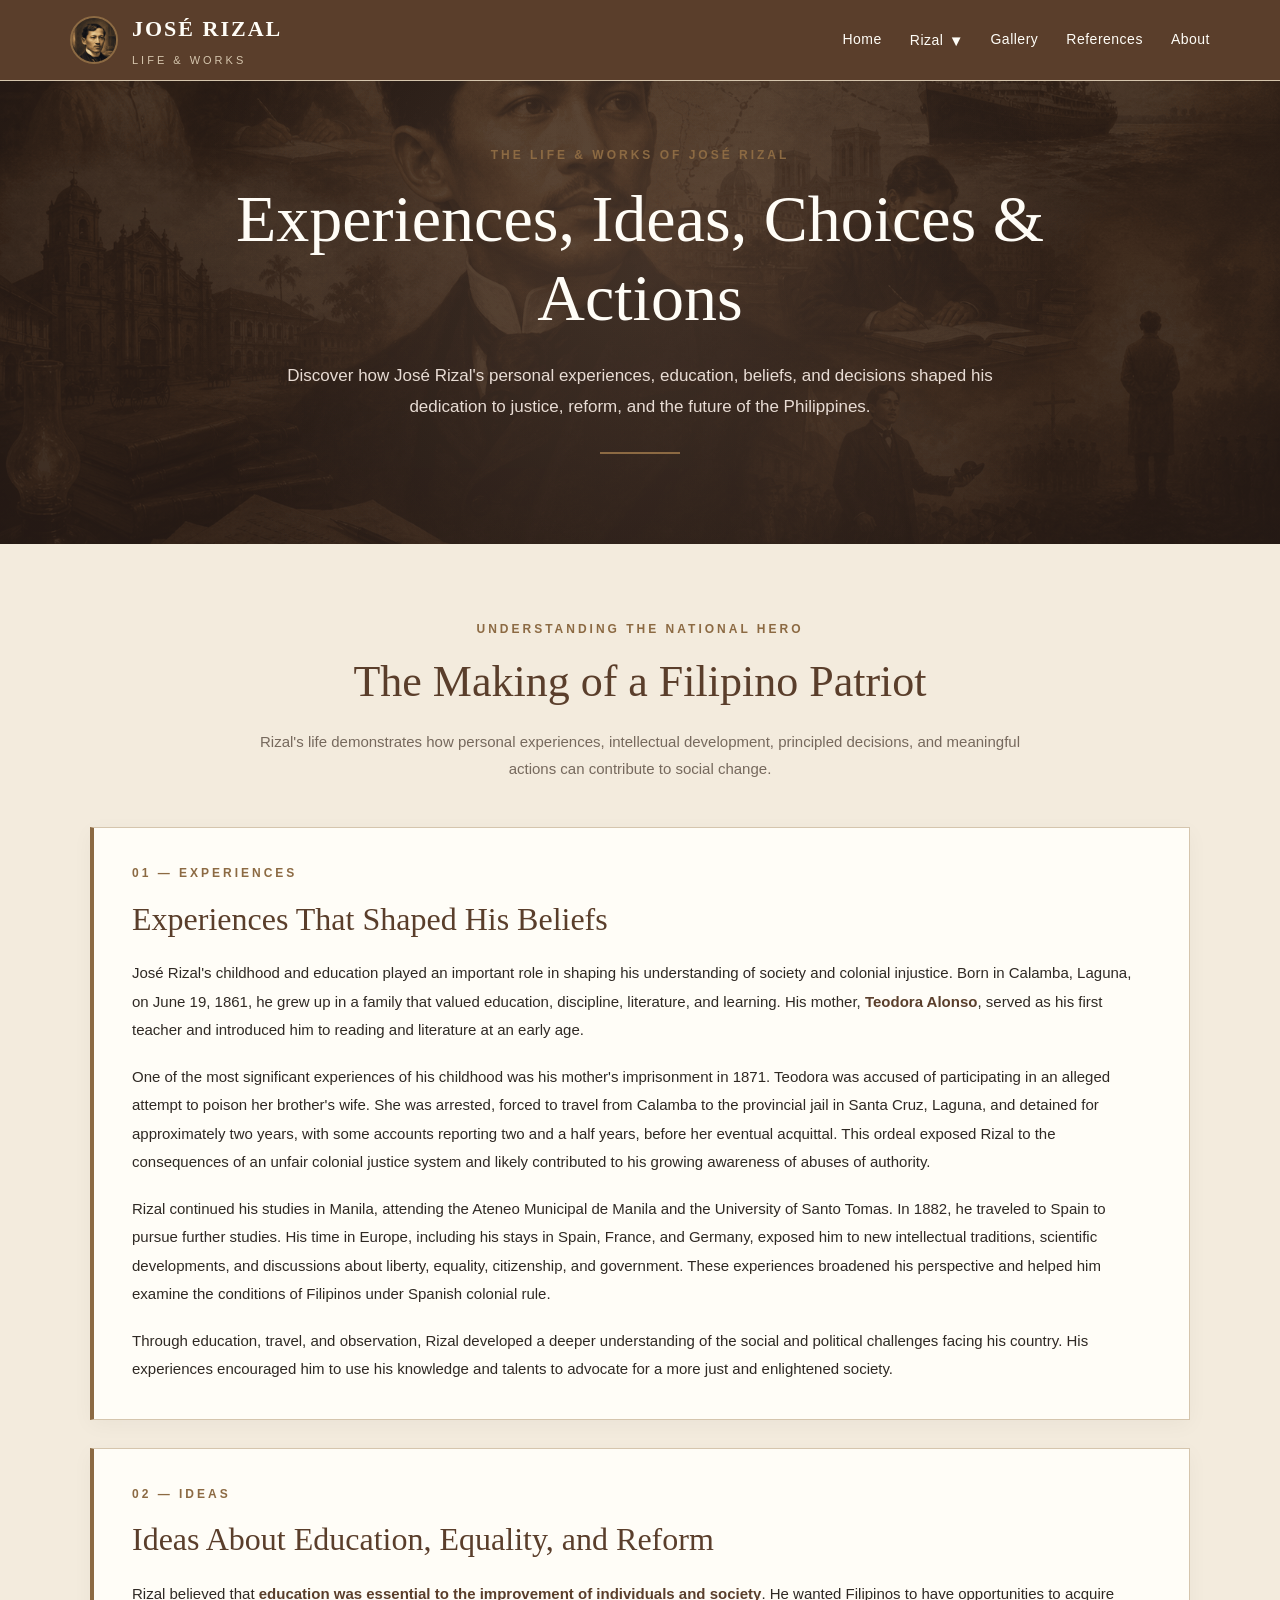
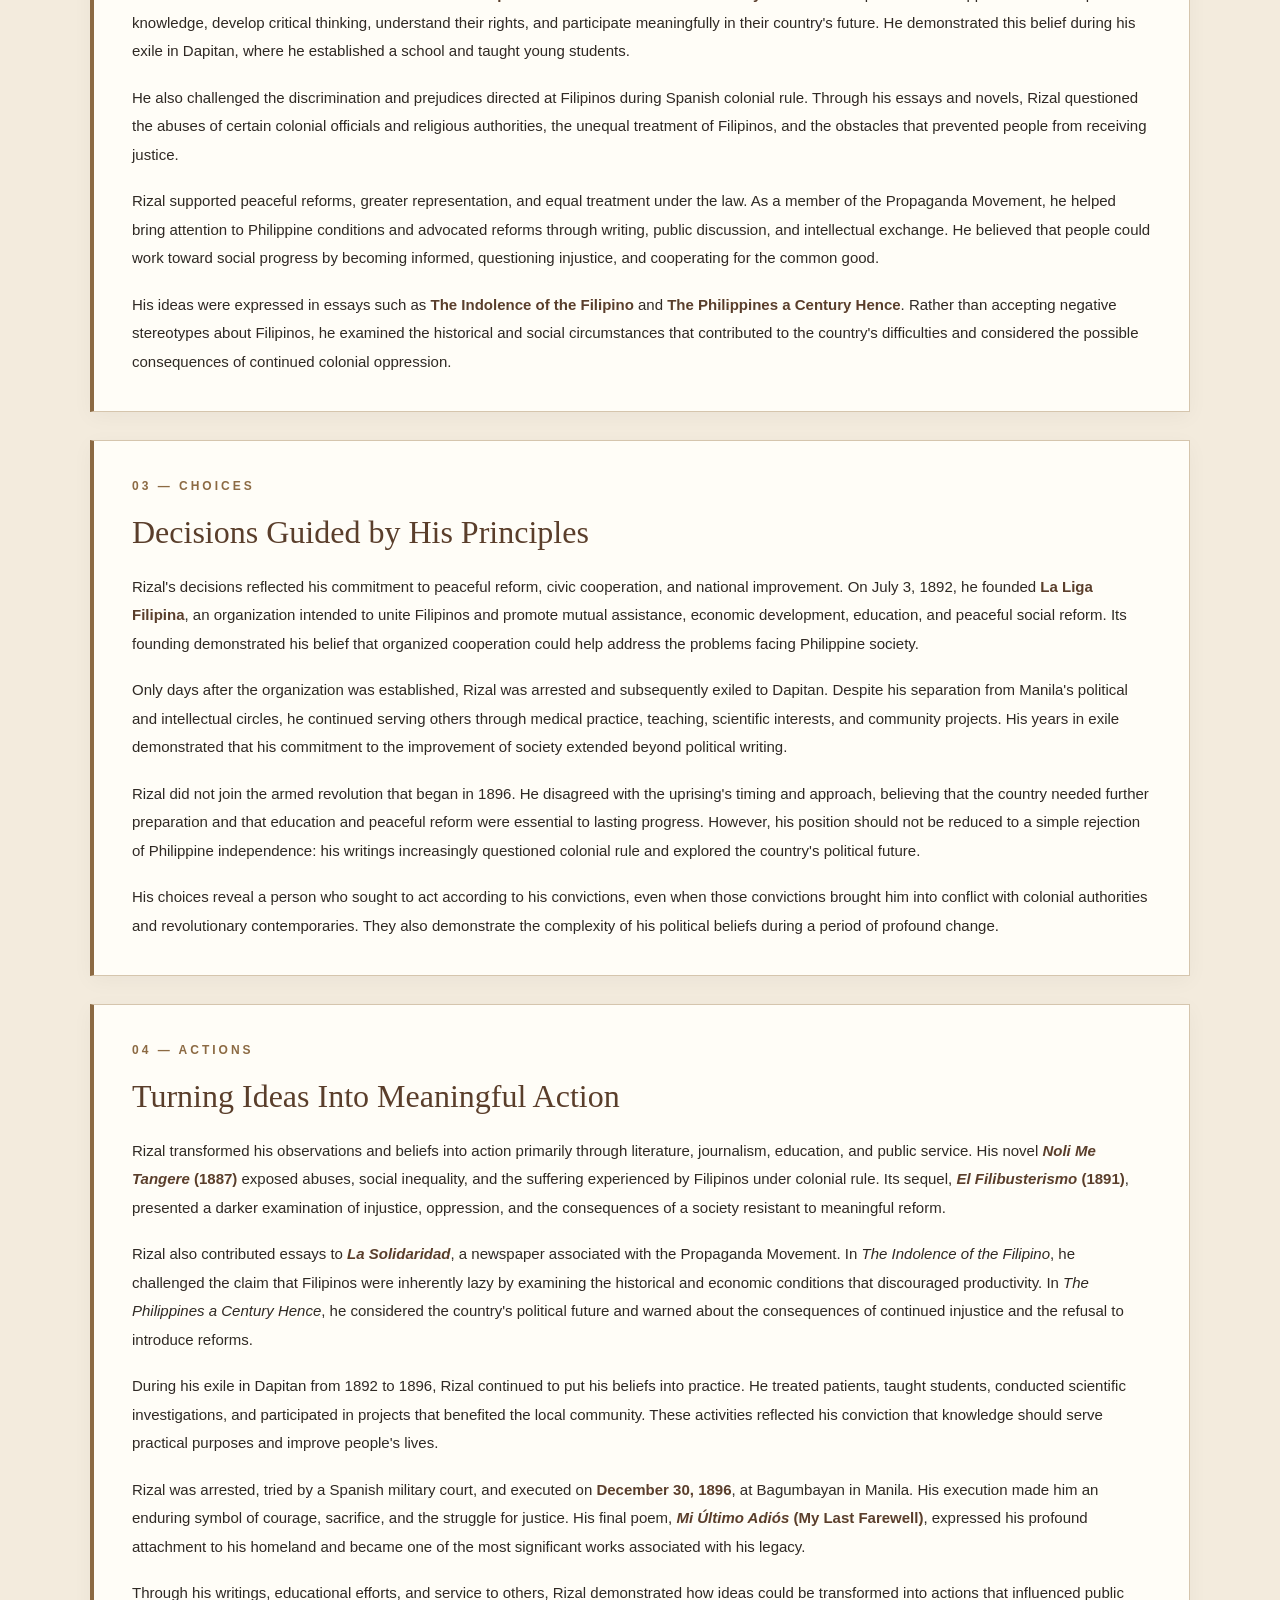
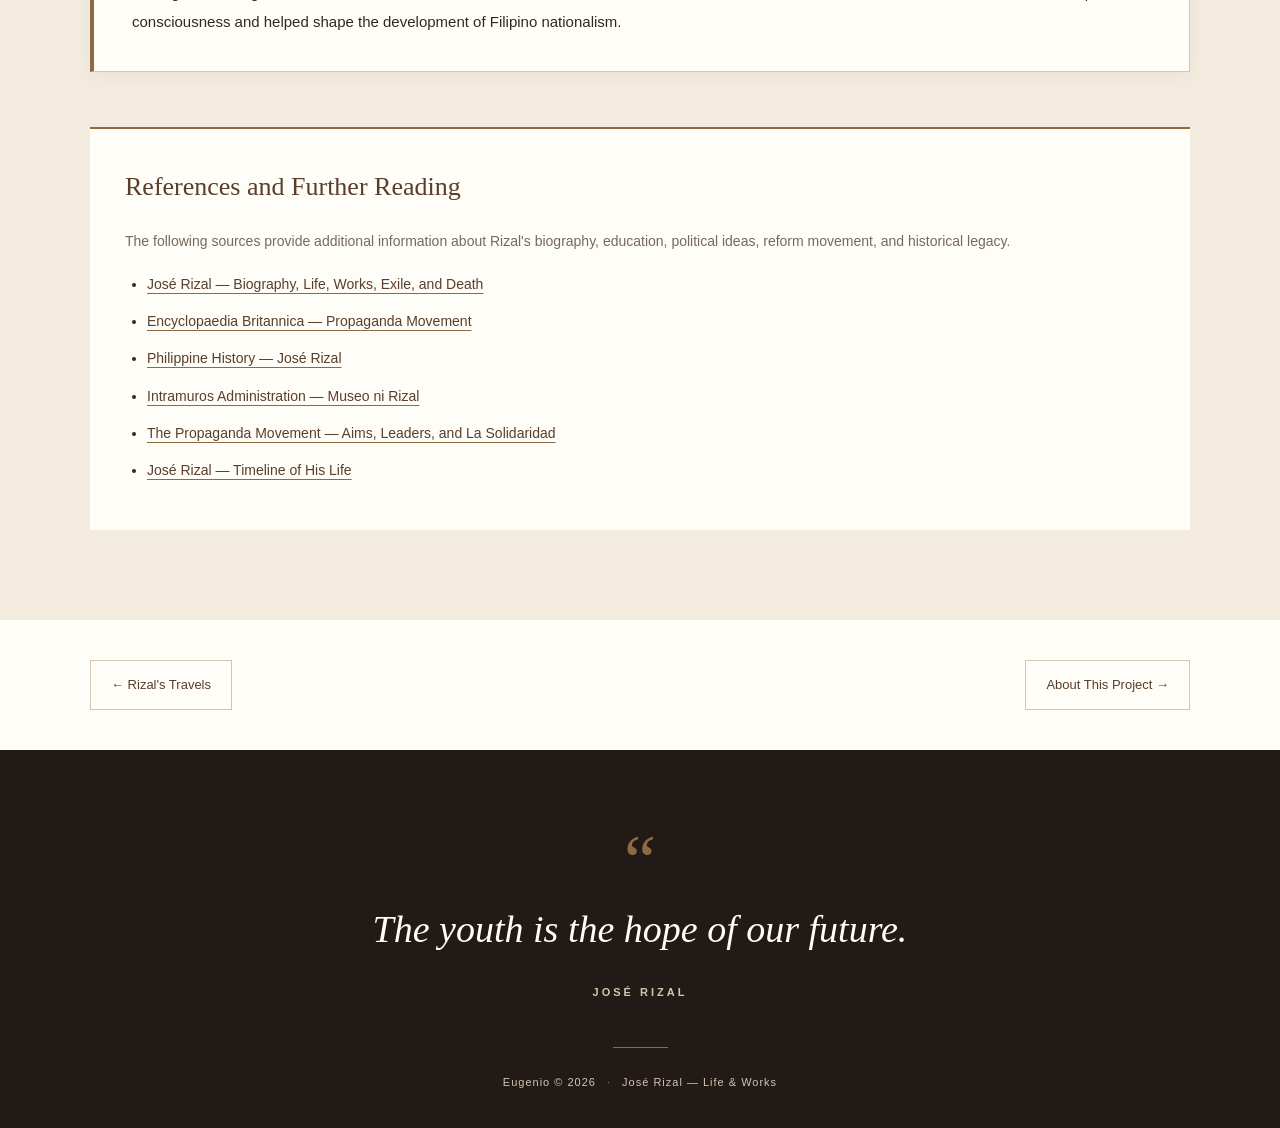
<file: RIZAL_WEB/html/pages/hero.html>
<!DOCTYPE html>
<html lang="en">

<head>
    <meta charset="UTF-8">
    <meta name="viewport" content="width=device-width, initial-scale=1.0">

    <title>Hero &amp; Actions — José Rizal: Life &amp; Works</title>

    <link rel="stylesheet" href="../../css/colors.css">

    <style>
        * {
            box-sizing: border-box;
        }

        html {
            scroll-behavior: smooth;
            scroll-padding-top: 100px;
        }

        body {
            margin: 0;
            min-height: 100vh;
            display: flex;
            flex-direction: column;
            background: var(--secondary-color);
            color: var(--text-color);
            font-family: Arial, Helvetica, sans-serif;
            line-height: 1.8;
        }

        main {
            flex: 1;
        }

        .hero {
            position: relative;
            min-height: 400px;
            padding: 145px 30px 90px;
            display: flex;
            align-items: center;
            justify-content: center;
            overflow: hidden;
            text-align: center;
            background:
                linear-gradient(rgba(39, 27, 22, 0.78), rgba(39, 27, 22, 0.88)),
                var(--primary-color) url("../../images/rizal-background.png") center/cover no-repeat;
        }

        .hero::before {
            content: "";
            position: absolute;
            inset: 0;
            background: radial-gradient(circle at center, rgba(200, 157, 124, 0.18), transparent 65%);
            pointer-events: none;
        }

        .hero-content {
            position: relative;
            z-index: 1;
            width: 100%;
            max-width: 900px;
        }

        .hero-label,
        .section-label {
            display: block;
            margin-bottom: 12px;
            color: var(--accent-color);
            font-size: 12px;
            font-weight: bold;
            letter-spacing: 3px;
            text-transform: uppercase;
        }

        .hero h1 {
            margin: 0 0 24px;
            color: var(--light-color);
            font-family: Georgia, "Times New Roman", serif;
            font-size: clamp(34px, 5.5vw, 66px);
            font-weight: normal;
            line-height: 1.2;
        }

        .hero p {
            max-width: 740px;
            margin: 0 auto;
            color: #e8dcd4;
            font-size: 17px;
        }

        .hero-divider {
            width: 80px;
            height: 2px;
            margin: 30px auto 0;
            background: var(--accent-color);
        }

        .page-section {
            padding: 75px 30px 90px;
            background: var(--secondary-color);
        }

        .section-container {
            width: 100%;
            max-width: 1100px;
            margin: 0 auto;
        }

        .section-heading {
            max-width: 780px;
            margin: 0 auto 45px;
            text-align: center;
        }

        .section-heading h2 {
            margin: 0 0 18px;
            color: var(--primary-color);
            font-family: Georgia, "Times New Roman", serif;
            font-size: clamp(30px, 4vw, 44px);
            font-weight: normal;
            line-height: 1.3;
        }

        .section-heading p {
            margin: 0;
            color: var(--muted-color);
            font-size: 15px;
        }

        .content-section {
            position: relative;
            margin-bottom: 28px;
            padding: 35px 38px;
            border: 1px solid var(--border-color);
            border-left: 4px solid var(--accent-color);
            background: var(--light-color);
            box-shadow: 0 5px 20px rgba(33, 26, 22, 0.04);
        }

        .content-section:last-child {
            margin-bottom: 0;
        }

        .content-section h3 {
            margin: 0 0 18px;
            color: var(--primary-color);
            font-family: Georgia, "Times New Roman", serif;
            font-size: clamp(24px, 3vw, 32px);
            font-weight: normal;
            line-height: 1.4;
        }

        .content-section p {
            margin: 0 0 18px;
            font-size: 15px;
            line-height: 1.9;
        }

        .content-section p:last-child {
            margin-bottom: 0;
        }

        .content-section strong {
            color: var(--primary-color);
        }

        .content-section a,
        .references a {
            color: var(--primary-color);
            text-decoration-color: var(--accent-color);
            text-underline-offset: 4px;
            overflow-wrap: anywhere;
        }

        .content-section a:hover,
        .references a:hover {
            color: var(--muted-color);
        }

        .references {
            margin-top: 55px;
            padding: 35px;
            border-top: 2px solid var(--accent-color);
            background: var(--light-color);
        }

        .references h3 {
            margin: 0 0 18px;
            color: var(--primary-color);
            font-family: Georgia, "Times New Roman", serif;
            font-size: 26px;
            font-weight: normal;
        }

        .references p {
            margin: 0 0 18px;
            color: var(--muted-color);
            font-size: 14px;
        }

        .references ul {
            margin: 0;
            padding-left: 22px;
        }

        .references li {
            margin-bottom: 12px;
            font-size: 14px;
            overflow-wrap: anywhere;
        }

        .page-navigation {
            padding: 40px 30px;
            background: var(--light-color);
        }

        .page-navigation-inner {
            display: flex;
            align-items: center;
            justify-content: space-between;
            gap: 20px;
            max-width: 1100px;
            margin: 0 auto;
        }

        .page-nav-link {
            display: inline-block;
            padding: 12px 20px;
            border: 1px solid var(--border-color);
            color: var(--primary-color);
            font-size: 13px;
            text-decoration: none;
            transition: color 0.2s ease, background-color 0.2s ease;
        }

        .page-nav-link:hover {
            color: var(--light-color);
            background: var(--primary-color);
        }

        @media (max-width: 750px) {
            .page-section {
                padding: 60px 22px 70px;
            }

            .content-section {
                padding: 28px 25px;
            }

            .references {
                padding: 28px 24px;
            }
        }

        @media (max-width: 480px) {
            .hero {
                min-height: 350px;
                padding: 120px 22px 65px;
            }

            .hero p {
                font-size: 15px;
            }

            .page-section {
                padding: 50px 15px 60px;
            }

            .section-heading {
                margin-bottom: 32px;
            }

            .content-section {
                padding: 24px 19px;
            }

            .content-section p {
                font-size: 14px;
            }

            .references {
                padding: 25px 19px;
            }

            .page-navigation {
                padding: 30px 20px;
            }

            .page-navigation-inner {
                align-items: stretch;
                flex-direction: column;
            }

            .page-nav-link {
                text-align: center;
            }
        }

        @media (prefers-reduced-motion: reduce) {
            html {
                scroll-behavior: auto;
            }

            *,
            *::before,
            *::after {
                transition-duration: 0.01ms !important;
                animation-duration: 0.01ms !important;
                animation-iteration-count: 1 !important;
            }
        }
    </style>
</head>

<body>
    <div id="header-container"></div>

    <main>
        <section class="hero">
            <div class="hero-content">
                <span class="hero-label">The Life &amp; Works of José Rizal</span>

                <h1>Experiences, Ideas, Choices &amp; Actions</h1>

                <p>
                    Discover how José Rizal's personal experiences, education,
                    beliefs, and decisions shaped his dedication to justice,
                    reform, and the future of the Philippines.
                </p>

                <div class="hero-divider"></div>
            </div>
        </section>

        <section class="page-section">
            <div class="section-container">

                <div class="section-heading">
                    <span class="section-label">Understanding the National Hero</span>
                    <h2>The Making of a Filipino Patriot</h2>
                    <p>
                        Rizal's life demonstrates how personal experiences,
                        intellectual development, principled decisions, and
                        meaningful actions can contribute to social change.
                    </p>
                </div>

                <article class="content-section">
                    <span class="section-label">01 — Experiences</span>
                    <h3>Experiences That Shaped His Beliefs</h3>

                    <p>
                        José Rizal's childhood and education played an important
                        role in shaping his understanding of society and colonial
                        injustice. Born in Calamba, Laguna, on June 19, 1861,
                        he grew up in a family that valued education, discipline,
                        literature, and learning. His mother, <strong>Teodora Alonso</strong>,
                        served as his first teacher and introduced him to reading
                        and literature at an early age.
                    </p>

                    <p>
                        One of the most significant experiences of his childhood
                        was his mother's imprisonment in 1871. Teodora was accused
                        of participating in an alleged attempt to poison her
                        brother's wife. She was arrested, forced to travel from
                        Calamba to the provincial jail in Santa Cruz, Laguna,
                        and detained for approximately two years, with some
                        accounts reporting two and a half years, before her
                        eventual acquittal. This ordeal exposed Rizal to the
                        consequences of an unfair colonial justice system and
                        likely contributed to his growing awareness of abuses
                        of authority.
                    </p>

                    <p>
                        Rizal continued his studies in Manila, attending the
                        Ateneo Municipal de Manila and the University of Santo
                        Tomas. In 1882, he traveled to Spain to pursue further
                        studies. His time in Europe, including his stays in
                        Spain, France, and Germany, exposed him to new
                        intellectual traditions, scientific developments, and
                        discussions about liberty, equality, citizenship, and
                        government. These experiences broadened his perspective
                        and helped him examine the conditions of Filipinos
                        under Spanish colonial rule.
                    </p>

                    <p>
                        Through education, travel, and observation, Rizal
                        developed a deeper understanding of the social and
                        political challenges facing his country. His experiences
                        encouraged him to use his knowledge and talents to
                        advocate for a more just and enlightened society.
                    </p>
                </article>

                <article class="content-section">
                    <span class="section-label">02 — Ideas</span>
                    <h3>Ideas About Education, Equality, and Reform</h3>

                    <p>
                        Rizal believed that <strong>education was essential to
                            the improvement of individuals and society</strong>.
                        He wanted Filipinos to have opportunities to acquire
                        knowledge, develop critical thinking, understand their
                        rights, and participate meaningfully in their country's
                        future. He demonstrated this belief during his exile
                        in Dapitan, where he established a school and taught
                        young students.
                    </p>

                    <p>
                        He also challenged the discrimination and prejudices
                        directed at Filipinos during Spanish colonial rule.
                        Through his essays and novels, Rizal questioned the
                        abuses of certain colonial officials and religious
                        authorities, the unequal treatment of Filipinos, and
                        the obstacles that prevented people from receiving
                        justice.
                    </p>

                    <p>
                        Rizal supported peaceful reforms, greater representation,
                        and equal treatment under the law. As a member of the
                        Propaganda Movement, he helped bring attention to
                        Philippine conditions and advocated reforms through
                        writing, public discussion, and intellectual exchange.
                        He believed that people could work toward social
                        progress by becoming informed, questioning injustice,
                        and cooperating for the common good.
                    </p>

                    <p>
                        His ideas were expressed in essays such as
                        <strong>The Indolence of the Filipino</strong> and
                        <strong>The Philippines a Century Hence</strong>.
                        Rather than accepting negative stereotypes about
                        Filipinos, he examined the historical and social
                        circumstances that contributed to the country's
                        difficulties and considered the possible consequences
                        of continued colonial oppression.
                    </p>
                </article>

                <article class="content-section">
                    <span class="section-label">03 — Choices</span>
                    <h3>Decisions Guided by His Principles</h3>

                    <p>
                        Rizal's decisions reflected his commitment to peaceful
                        reform, civic cooperation, and national improvement.
                        On July 3, 1892, he founded <strong>La Liga Filipina</strong>,
                        an organization intended to unite Filipinos and promote
                        mutual assistance, economic development, education,
                        and peaceful social reform. Its founding demonstrated
                        his belief that organized cooperation could help
                        address the problems facing Philippine society.
                    </p>

                    <p>
                        Only days after the organization was established,
                        Rizal was arrested and subsequently exiled to Dapitan.
                        Despite his separation from Manila's political and
                        intellectual circles, he continued serving others
                        through medical practice, teaching, scientific
                        interests, and community projects. His years in
                        exile demonstrated that his commitment to the
                        improvement of society extended beyond political
                        writing.
                    </p>

                    <p>
                        Rizal did not join the armed revolution that began
                        in 1896. He disagreed with the uprising's timing and
                        approach, believing that the country needed further
                        preparation and that education and peaceful reform
                        were essential to lasting progress. However, his
                        position should not be reduced to a simple rejection
                        of Philippine independence: his writings increasingly
                        questioned colonial rule and explored the country's
                        political future.
                    </p>

                    <p>
                        His choices reveal a person who sought to act according
                        to his convictions, even when those convictions brought
                        him into conflict with colonial authorities and
                        revolutionary contemporaries. They also demonstrate
                        the complexity of his political beliefs during a
                        period of profound change.
                    </p>
                </article>

                <article class="content-section">
                    <span class="section-label">04 — Actions</span>
                    <h3>Turning Ideas Into Meaningful Action</h3>

                    <p>
                        Rizal transformed his observations and beliefs into
                        action primarily through literature, journalism,
                        education, and public service. His novel
                        <strong><em>Noli Me Tangere</em> (1887)</strong>
                        exposed abuses, social inequality, and the suffering
                        experienced by Filipinos under colonial rule.
                        Its sequel, <strong><em>El Filibusterismo</em> (1891)</strong>,
                        presented a darker examination of injustice,
                        oppression, and the consequences of a society
                        resistant to meaningful reform.
                    </p>

                    <p>
                        Rizal also contributed essays to
                        <strong><em>La Solidaridad</em></strong>, a newspaper
                        associated with the Propaganda Movement. In
                        <em>The Indolence of the Filipino</em>, he challenged
                        the claim that Filipinos were inherently lazy by
                        examining the historical and economic conditions
                        that discouraged productivity. In
                        <em>The Philippines a Century Hence</em>, he considered
                        the country's political future and warned about
                        the consequences of continued injustice and the
                        refusal to introduce reforms.
                    </p>

                    <p>
                        During his exile in Dapitan from 1892 to 1896,
                        Rizal continued to put his beliefs into practice.
                        He treated patients, taught students, conducted
                        scientific investigations, and participated in
                        projects that benefited the local community.
                        These activities reflected his conviction that
                        knowledge should serve practical purposes and
                        improve people's lives.
                    </p>

                    <p>
                        Rizal was arrested, tried by a Spanish military
                        court, and executed on <strong>December 30, 1896</strong>,
                        at Bagumbayan in Manila. His execution made him
                        an enduring symbol of courage, sacrifice, and
                        the struggle for justice. His final poem,
                        <strong><em>Mi Último Adiós</em> (My Last Farewell)</strong>,
                        expressed his profound attachment to his homeland
                        and became one of the most significant works
                        associated with his legacy.
                    </p>

                    <p>
                        Through his writings, educational efforts, and
                        service to others, Rizal demonstrated how ideas
                        could be transformed into actions that influenced
                        public consciousness and helped shape the
                        development of Filipino nationalism.
                    </p>
                </article>

                <section class="references" id="references">
                    <h3>References and Further Reading</h3>

                    <p>
                        The following sources provide additional information
                        about Rizal's biography, education, political ideas,
                        reform movement, and historical legacy.
                    </p>

                    <ul>
                        <li>
                            <a href="https://www.joserizal.com/life/rizal-biography/" target="_blank"
                                rel="noopener noreferrer">
                                José Rizal — Biography, Life, Works, Exile, and Death
                            </a>
                        </li>

                        <li>
                            <a href="https://www.britannica.com/topic/Propaganda-Movement" target="_blank"
                                rel="noopener noreferrer">
                                Encyclopaedia Britannica — Propaganda Movement
                            </a>
                        </li>

                        <li>
                            <a href="https://www.msc.edu.ph/centennial/rizal.html" target="_blank"
                                rel="noopener noreferrer">
                                Philippine History — José Rizal
                            </a>
                        </li>

                        <li>
                            <a href="https://intramuros.gov.ph/mnr/" target="_blank" rel="noopener noreferrer">
                                Intramuros Administration — Museo ni Rizal
                            </a>
                        </li>

                        <li>
                            <a href="https://www.joserizal.com/history/propaganda-movement/" target="_blank"
                                rel="noopener noreferrer">
                                The Propaganda Movement — Aims, Leaders, and La Solidaridad
                            </a>
                        </li>

                        <li>
                            <a href="https://www.joserizal.com/life/rizal-timeline/" target="_blank"
                                rel="noopener noreferrer">
                                José Rizal — Timeline of His Life
                            </a>
                        </li>
                    </ul>
                </section>

            </div>
        </section>

        <section class="page-navigation">
            <div class="page-navigation-inner">
                <a class="page-nav-link" href="travels.html">
                    ← Rizal's Travels
                </a>

                <a class="page-nav-link" href="about.html">
                    About This Project →
                </a>
            </div>
        </section>
    </main>

    <div id="footer-container"></div>

    <script src="../../js/injector/injectHeader.js"></script>
    <script src="../../js/injector/injectFooter.js"></script>
</body>

</html>
</file>
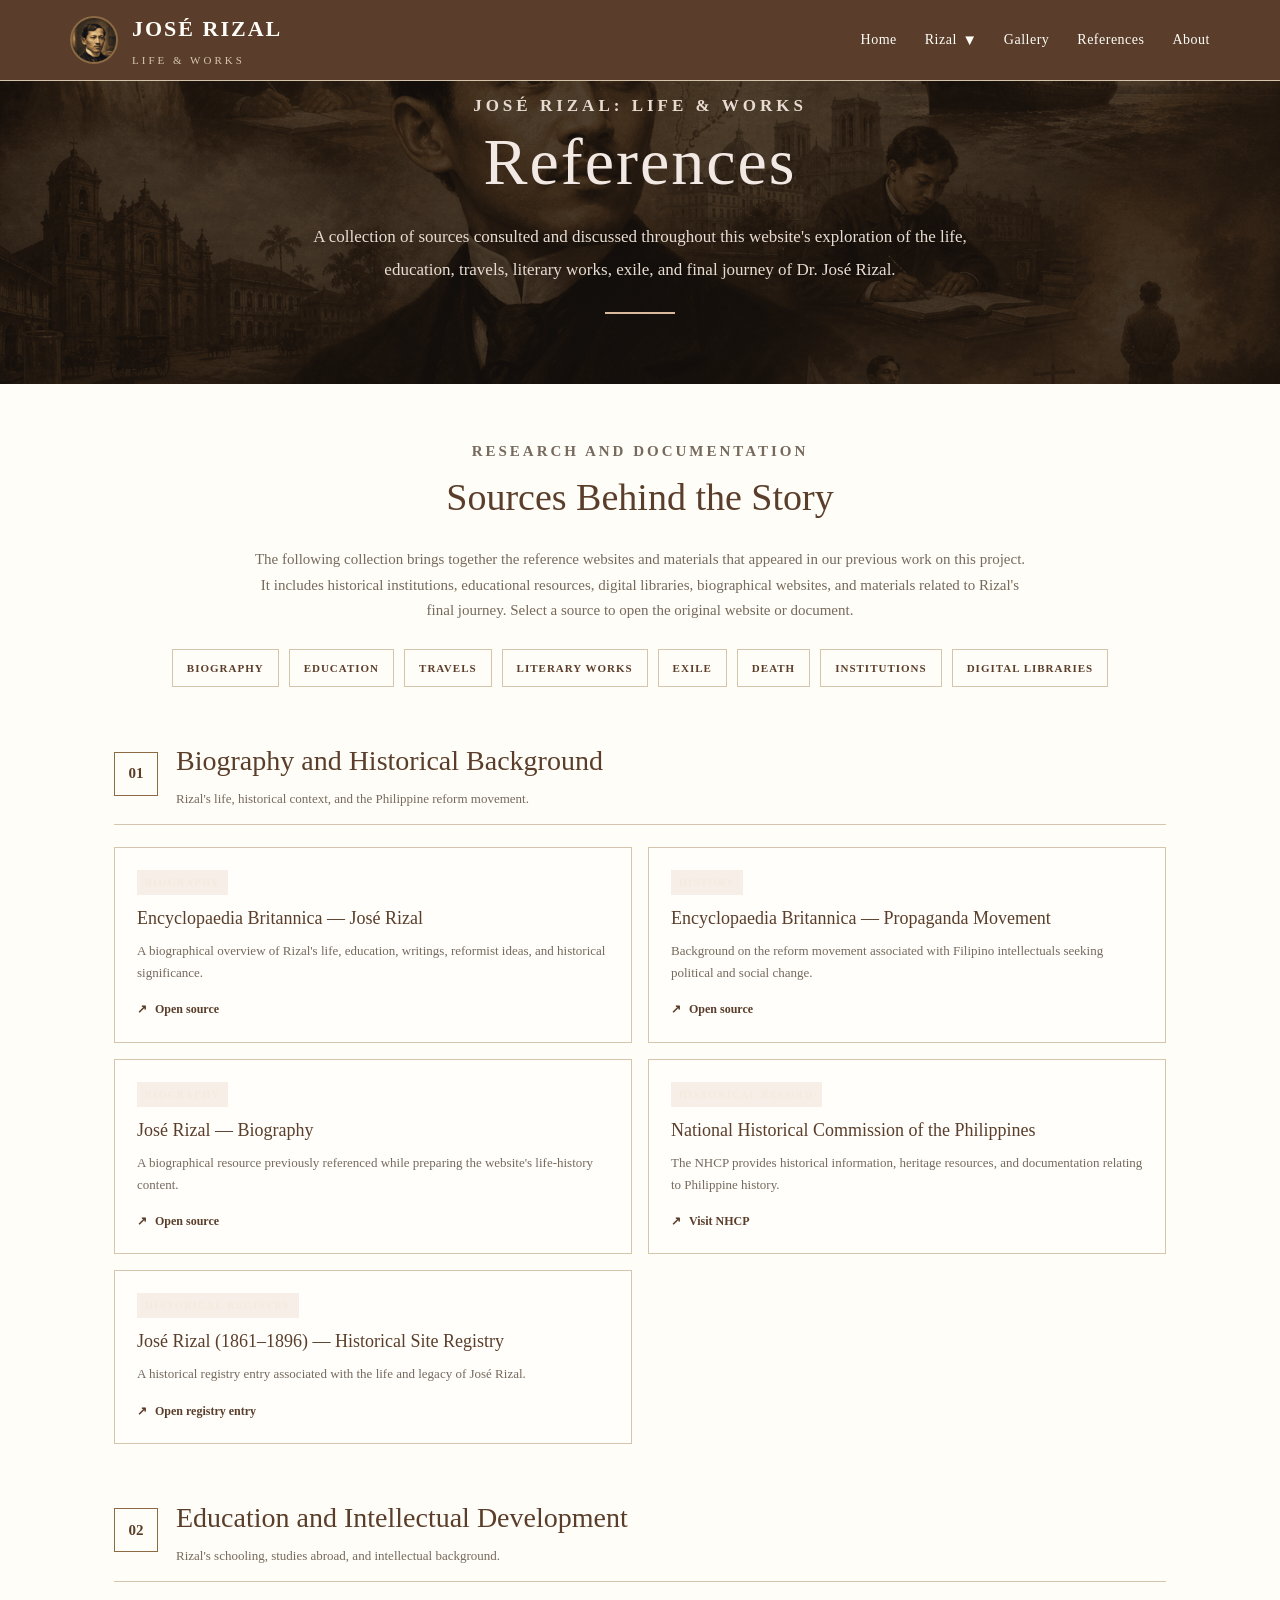
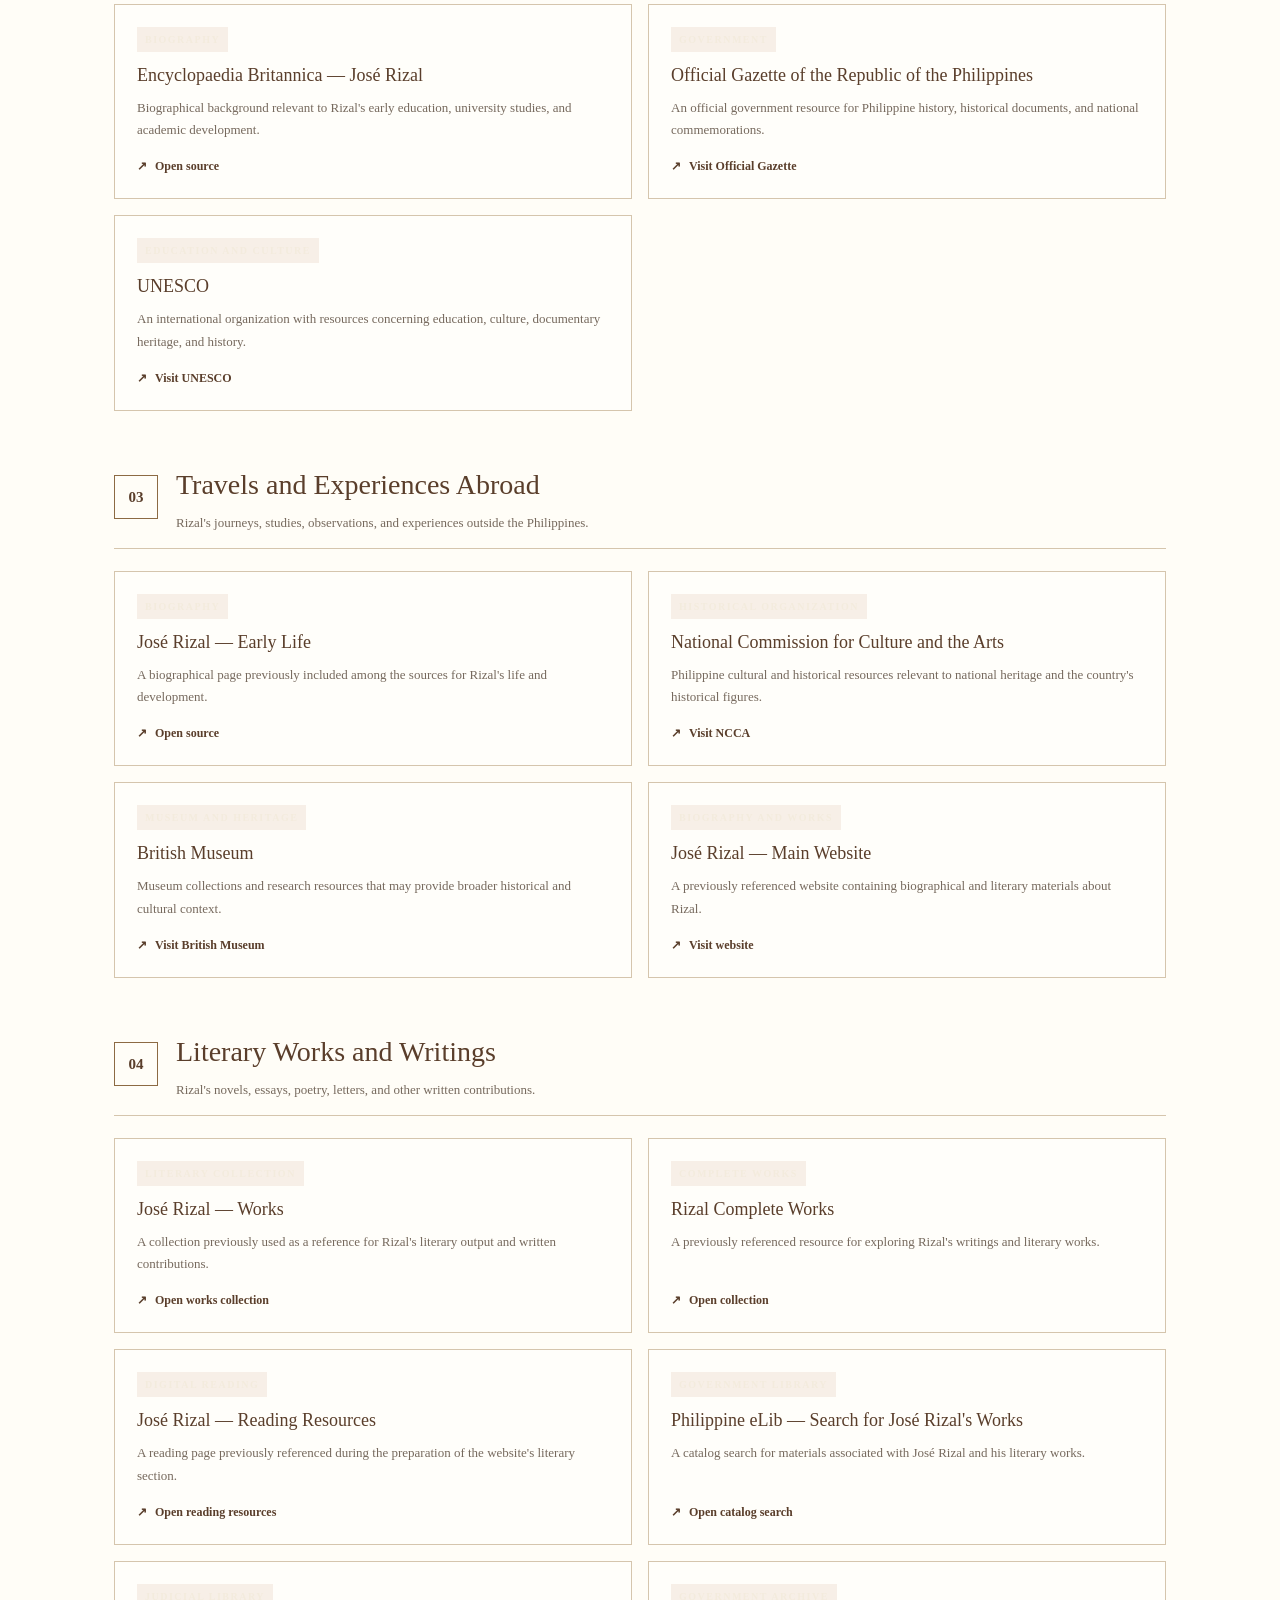
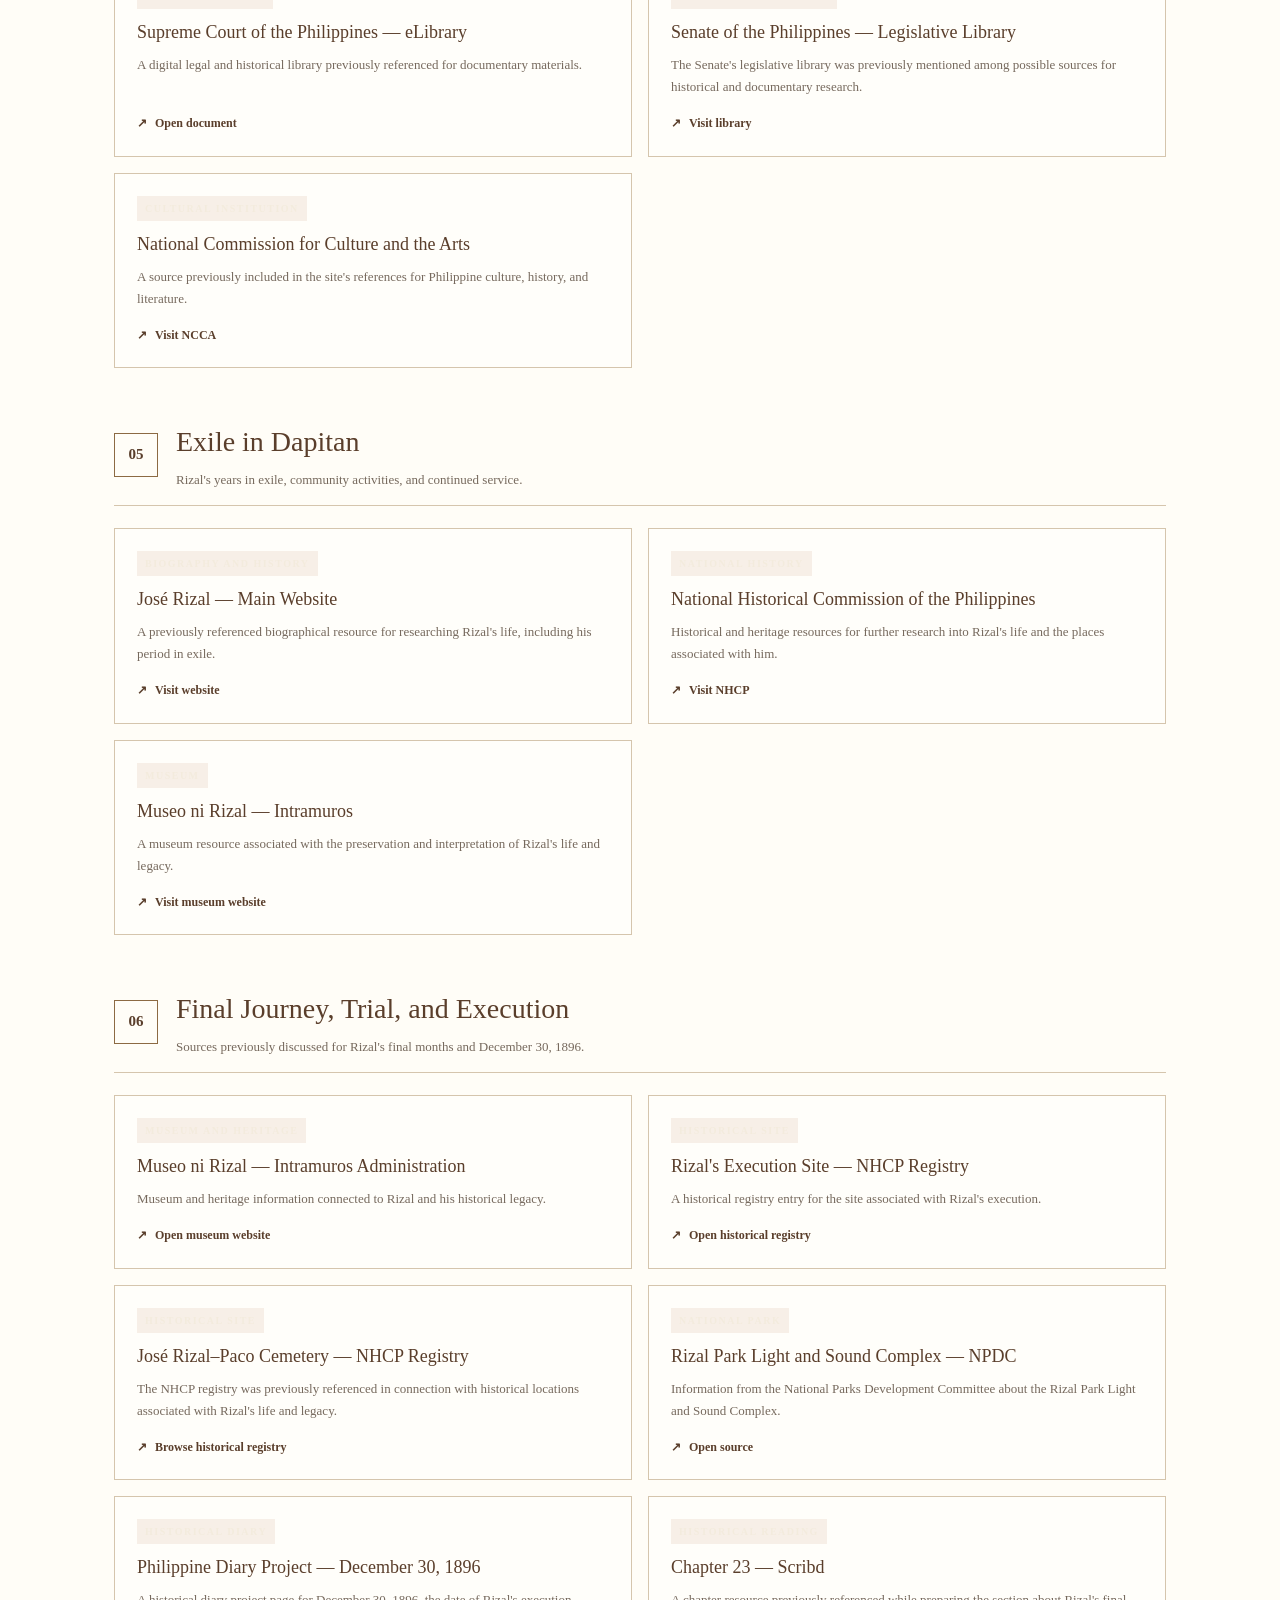
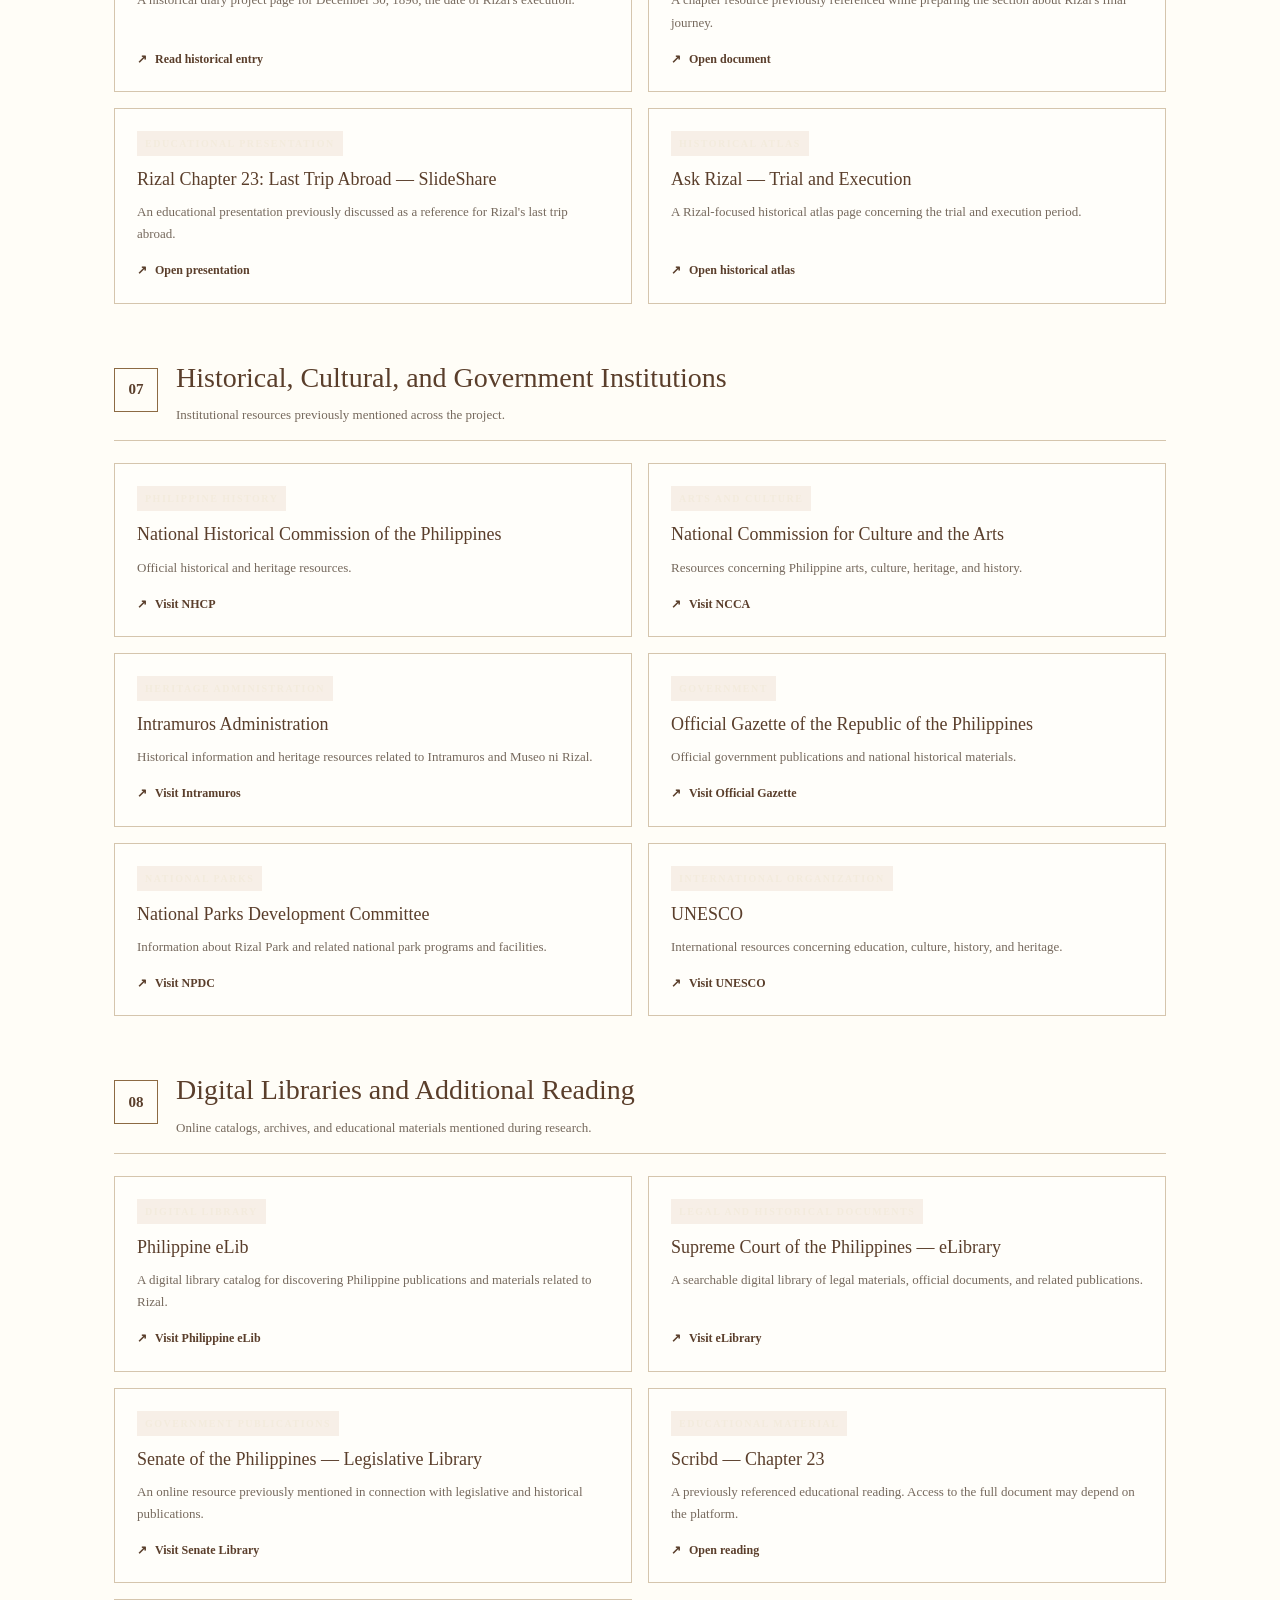
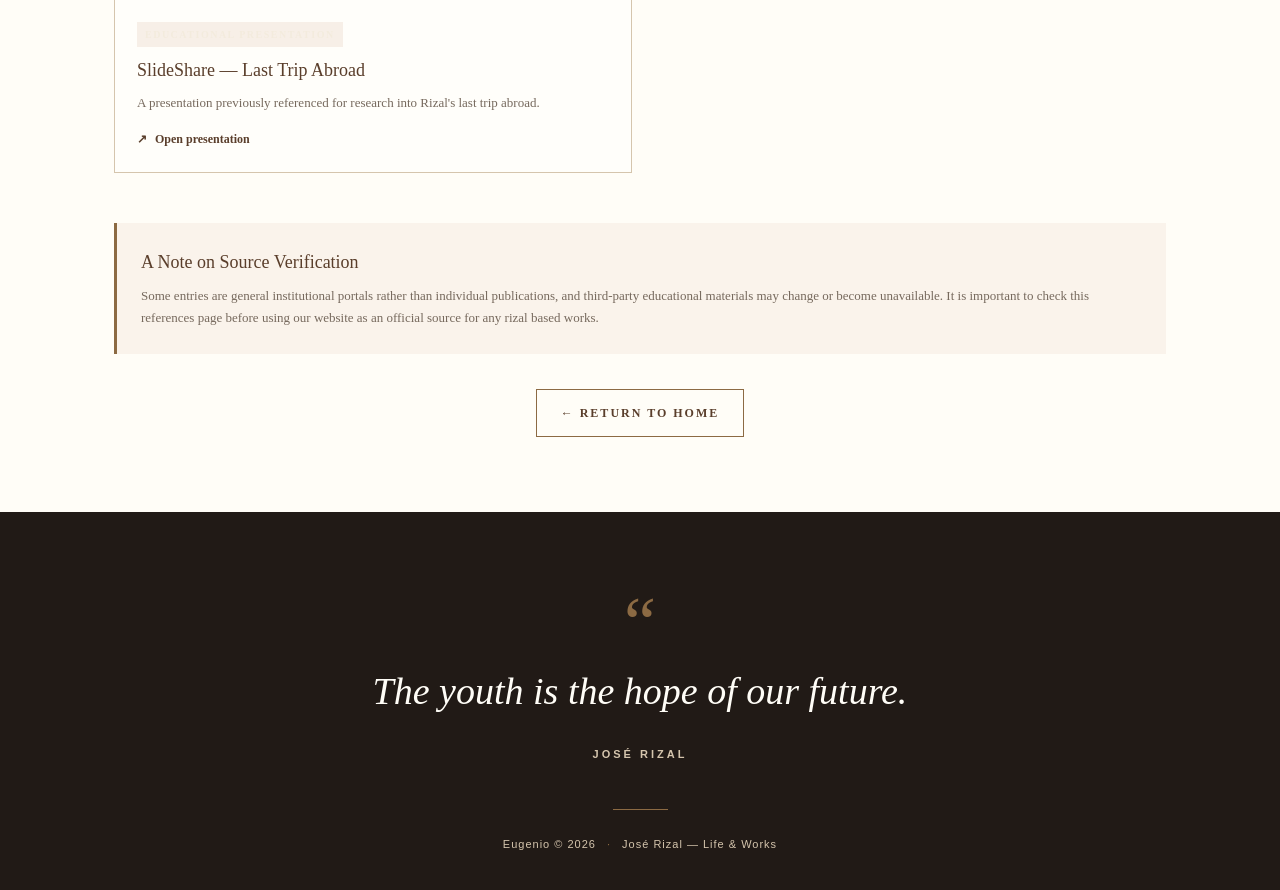
<file: RIZAL_WEB/html/pages/references.html>
<!DOCTYPE html>
<html lang="en">

<head>
    <meta charset="UTF-8">
    <meta name="viewport" content="width=device-width, initial-scale=1.0">

    <title>References — José Rizal: Life &amp; Works</title>

    <link rel="stylesheet" href="../../css/colors.css">

    <style>
        * {
            box-sizing: border-box;
        }

        html {
            scroll-behavior: smooth;
        }

        body {
            margin: 0;
            font-family: Georgia, "Times New Roman", serif;
            background: var(--light-color);
            color: var(--text-color);
            line-height: 1.7;
        }

        a {
            color: var(--primary-color);
        }

        .hero {
            position: relative;
            display: flex;
            flex-direction: column;
            justify-content: center;
            align-items: center;
            min-height: 300px;
            padding: 70px 24px;
            text-align: center;
            background:
                linear-gradient(rgba(20, 15, 12, 0.68),
                    rgba(20, 15, 12, 0.78)),
                url("../../images/rizal-background.png") center 35% / cover no-repeat;
            color: #F2E9E4;
        }

        .hero-label {
            margin: 0 0 12px;
            color: #D8B99C;
            font-size: 12px;
            font-weight: bold;
            letter-spacing: 4px;
            text-transform: uppercase;
        }

        .hero h1 {
            margin: 0;
            font-size: clamp(36px, 6vw, 66px);
            font-weight: normal;
            letter-spacing: 2px;
            line-height: 1.2;
        }

        .hero p {
            max-width: 720px;
            margin: 20px auto 0;
            font-size: clamp(14px, 2vw, 17px);
            line-height: 1.9;
            color: #E8DCD2;
        }

        .hero-divider {
            width: 70px;
            height: 2px;
            margin-top: 26px;
            background: #D8B99C;
        }

        .references-intro {
            max-width: 1000px;
            margin: 0 auto;
            padding: 55px 24px 25px;
            text-align: center;
        }

        .section-label {
            margin: 0 0 10px;
            color: var(--secondary-color);
            font-size: 11px;
            font-weight: bold;
            letter-spacing: 3px;
            text-transform: uppercase;
        }

        .references-intro h2 {
            margin: 0 0 18px;
            color: var(--primary-color);
            font-size: clamp(26px, 4vw, 38px);
            font-weight: normal;
        }

        .references-intro p {
            max-width: 780px;
            margin: 0 auto;
            color: var(--muted-color);
            font-size: 15px;
        }

        .reference-index {
            display: flex;
            justify-content: center;
            flex-wrap: wrap;
            gap: 10px;
            max-width: 1100px;
            margin: 25px auto 0;
        }

        .reference-index a {
            display: inline-block;
            padding: 9px 14px;
            border: 1px solid var(--border-color);
            color: var(--primary-color);
            font-size: 11px;
            font-weight: bold;
            letter-spacing: 1px;
            text-decoration: none;
            text-transform: uppercase;
            transition:
                background-color 0.25s ease,
                color 0.25s ease,
                border-color 0.25s ease;
        }

        .reference-index a:hover {
            background: var(--primary-color);
            border-color: var(--primary-color);
            color: var(--light-color);
        }

        .references-container {
            width: min(1100px, 100%);
            margin: 0 auto;
            padding: 25px 24px 75px;
        }

        .reference-section {
            margin-bottom: 50px;
            scroll-margin-top: 35px;
        }

        .reference-section-header {
            display: flex;
            align-items: center;
            gap: 18px;
            margin-bottom: 22px;
            padding-bottom: 14px;
            border-bottom: 1px solid var(--border-color);
        }

        .reference-number {
            display: flex;
            align-items: center;
            justify-content: center;
            flex-shrink: 0;
            width: 44px;
            height: 44px;
            border: 1px solid var(--accent-color);
            color: var(--primary-color);
            font-size: 15px;
            font-weight: bold;
        }

        .reference-section-header h2 {
            margin: 0;
            color: var(--primary-color);
            font-size: clamp(21px, 3vw, 28px);
            font-weight: normal;
        }

        .reference-section-header p {
            margin: 3px 0 0;
            color: var(--muted-color);
            font-size: 13px;
        }

        .reference-list {
            display: grid;
            grid-template-columns: repeat(2, minmax(0, 1fr));
            gap: 16px;
        }

        .reference-card {
            display: flex;
            flex-direction: column;
            min-width: 0;
            padding: 22px;
            border: 1px solid var(--border-color);
            background: rgba(255, 255, 255, 0.35);
            transition:
                transform 0.25s ease,
                border-color 0.25s ease,
                box-shadow 0.25s ease;
        }

        .reference-card:hover {
            transform: translateY(-3px);
            border-color: var(--accent-color);
            box-shadow: 0 8px 22px rgba(40, 25, 15, 0.06);
        }

        .reference-type {
            display: inline-block;
            align-self: flex-start;
            margin-bottom: 10px;
            padding: 4px 8px;
            background: rgba(200, 157, 124, 0.15);
            color: var(--secondary-color);
            font-size: 10px;
            font-weight: bold;
            letter-spacing: 1.5px;
            text-transform: uppercase;
        }

        .reference-card h3 {
            margin: 0 0 9px;
            color: var(--primary-color);
            font-size: 18px;
            font-weight: normal;
            line-height: 1.45;
        }

        .reference-card p {
            margin: 0 0 15px;
            color: var(--muted-color);
            font-size: 13px;
            overflow-wrap: anywhere;
        }

        .reference-card a {
            display: inline-flex;
            align-items: flex-start;
            gap: 8px;
            margin-top: auto;
            color: var(--primary-color);
            font-size: 12px;
            font-weight: bold;
            text-decoration: none;
            overflow-wrap: anywhere;
            word-break: break-word;
        }

        .reference-card a:hover {
            text-decoration: underline;
            text-underline-offset: 4px;
        }

        .reference-card a span {
            flex-shrink: 0;
        }

        .reference-note {
            margin-top: 45px;
            padding: 24px;
            border-left: 3px solid var(--accent-color);
            background: rgba(200, 157, 124, 0.10);
        }

        .reference-note h3 {
            margin: 0 0 8px;
            color: var(--primary-color);
            font-size: 18px;
            font-weight: normal;
        }

        .reference-note p {
            margin: 0;
            color: var(--muted-color);
            font-size: 13px;
        }

        .back-container {
            display: flex;
            justify-content: center;
            margin-top: 35px;
        }

        .back-link {
            display: inline-block;
            padding: 13px 24px;
            border: 1px solid var(--accent-color);
            color: var(--primary-color);
            font-size: 12px;
            font-weight: bold;
            letter-spacing: 2px;
            text-align: center;
            text-decoration: none;
            text-transform: uppercase;
            transition:
                background-color 0.25s ease,
                color 0.25s ease,
                transform 0.25s ease;
        }

        .back-link:hover {
            transform: translateY(-2px);
            background: var(--accent-color);
            color: var(--light-color);
        }

        @media (max-width: 700px) {
            .reference-list {
                grid-template-columns: 1fr;
            }

            .references-container {
                padding-right: 18px;
                padding-left: 18px;
            }

            .references-intro {
                padding-right: 18px;
                padding-left: 18px;
            }

            .reference-index {
                gap: 8px;
            }

            .reference-index a {
                padding: 8px 10px;
                font-size: 10px;
            }

            .reference-section-header {
                gap: 12px;
            }

            .reference-number {
                width: 38px;
                height: 38px;
            }
        }

        @media (prefers-reduced-motion: reduce) {
            html {
                scroll-behavior: auto;
            }

            *,
            *::before,
            *::after {
                transition-duration: 0.01ms !important;
                animation-duration: 0.01ms !important;
            }
        }
    </style>
</head>

<body>

    <div id="header-container"></div>

    <main>
        <section class="hero">
            <p class="hero-label">José Rizal: Life &amp; Works</p>
            <h1>References</h1>
            <p>
                A collection of sources consulted and discussed throughout this
                website's exploration of the life, education, travels, literary
                works, exile, and final journey of Dr. José Rizal.
            </p>
            <div class="hero-divider"></div>
        </section>

        <section class="references-intro">
            <p class="section-label">Research and Documentation</p>
            <h2>Sources Behind the Story</h2>
            <p>
                The following collection brings together the reference websites
                and materials that appeared in our previous work on this project.
                It includes historical institutions, educational resources,
                digital libraries, biographical websites, and materials related
                to Rizal's final journey. Select a source to open the original
                website or document.
            </p>

            <nav class="reference-index" aria-label="Reference categories">
                <a href="#biography">Biography</a>
                <a href="#education">Education</a>
                <a href="#travels">Travels</a>
                <a href="#works">Literary Works</a>
                <a href="#exile">Exile</a>
                <a href="#death">Death</a>
                <a href="#institutions">Institutions</a>
                <a href="#digital-libraries">Digital Libraries</a>
            </nav>
        </section>

        <div class="references-container">

            <section class="reference-section" id="biography">
                <div class="reference-section-header">
                    <div class="reference-number">01</div>
                    <div>
                        <h2>Biography and Historical Background</h2>
                        <p>Rizal's life, historical context, and the Philippine reform movement.</p>
                    </div>
                </div>

                <div class="reference-list">
                    <article class="reference-card">
                        <span class="reference-type">Biography</span>
                        <h3>Encyclopaedia Britannica — José Rizal</h3>
                        <p>
                            A biographical overview of Rizal's life, education,
                            writings, reformist ideas, and historical significance.
                        </p>
                        <a href="https://www.britannica.com/biography/Jose-Rizal" target="_blank"
                            rel="noopener noreferrer">
                            <span>↗</span> Open source
                        </a>
                    </article>

                    <article class="reference-card">
                        <span class="reference-type">History</span>
                        <h3>Encyclopaedia Britannica — Propaganda Movement</h3>
                        <p>
                            Background on the reform movement associated with
                            Filipino intellectuals seeking political and social change.
                        </p>
                        <a href="https://www.britannica.com/topic/Propaganda-Movement" target="_blank"
                            rel="noopener noreferrer">
                            <span>↗</span> Open source
                        </a>
                    </article>

                    <article class="reference-card">
                        <span class="reference-type">Biography</span>
                        <h3>José Rizal — Biography</h3>
                        <p>
                            A biographical resource previously referenced while
                            preparing the website's life-history content.
                        </p>
                        <a href="https://www.joserizal.com/life/rizal-biography/" target="_blank"
                            rel="noopener noreferrer">
                            <span>↗</span> Open source
                        </a>
                    </article>

                    <article class="reference-card">
                        <span class="reference-type">Historical Record</span>
                        <h3>National Historical Commission of the Philippines</h3>
                        <p>
                            The NHCP provides historical information, heritage
                            resources, and documentation relating to Philippine history.
                        </p>
                        <a href="https://nhcp.gov.ph/" target="_blank" rel="noopener noreferrer">
                            <span>↗</span> Visit NHCP
                        </a>
                    </article>

                    <article class="reference-card">
                        <span class="reference-type">Historical Registry</span>
                        <h3>José Rizal (1861–1896) — Historical Site Registry</h3>
                        <p>
                            A historical registry entry associated with the life
                            and legacy of José Rizal.
                        </p>
                        <a href="https://philhistoricsites.nhcp.gov.ph/registry_database/jose-rizal-1861-1896-7/"
                            target="_blank" rel="noopener noreferrer">
                            <span>↗</span> Open registry entry
                        </a>
                    </article>
                </div>
            </section>

            <section class="reference-section" id="education">
                <div class="reference-section-header">
                    <div class="reference-number">02</div>
                    <div>
                        <h2>Education and Intellectual Development</h2>
                        <p>Rizal's schooling, studies abroad, and intellectual background.</p>
                    </div>
                </div>

                <div class="reference-list">
                    <article class="reference-card">
                        <span class="reference-type">Biography</span>
                        <h3>Encyclopaedia Britannica — José Rizal</h3>
                        <p>
                            Biographical background relevant to Rizal's early
                            education, university studies, and academic development.
                        </p>
                        <a href="https://www.britannica.com/biography/Jose-Rizal" target="_blank"
                            rel="noopener noreferrer">
                            <span>↗</span> Open source
                        </a>
                    </article>

                    <article class="reference-card">
                        <span class="reference-type">Government</span>
                        <h3>Official Gazette of the Republic of the Philippines</h3>
                        <p>
                            An official government resource for Philippine history,
                            historical documents, and national commemorations.
                        </p>
                        <a href="https://www.officialgazette.gov.ph/" target="_blank" rel="noopener noreferrer">
                            <span>↗</span> Visit Official Gazette
                        </a>
                    </article>

                    <article class="reference-card">
                        <span class="reference-type">Education and Culture</span>
                        <h3>UNESCO</h3>
                        <p>
                            An international organization with resources concerning
                            education, culture, documentary heritage, and history.
                        </p>
                        <a href="https://www.unesco.org/" target="_blank" rel="noopener noreferrer">
                            <span>↗</span> Visit UNESCO
                        </a>
                    </article>
                </div>
            </section>

            <section class="reference-section" id="travels">
                <div class="reference-section-header">
                    <div class="reference-number">03</div>
                    <div>
                        <h2>Travels and Experiences Abroad</h2>
                        <p>Rizal's journeys, studies, observations, and experiences outside the Philippines.</p>
                    </div>
                </div>

                <div class="reference-list">
                    <article class="reference-card">
                        <span class="reference-type">Biography</span>
                        <h3>José Rizal — Early Life</h3>
                        <p>
                            A biographical page previously included among the
                            sources for Rizal's life and development.
                        </p>
                        <a href="https://www.joserizal.com/life/early-life/" target="_blank" rel="noopener noreferrer">
                            <span>↗</span> Open source
                        </a>
                    </article>

                    <article class="reference-card">
                        <span class="reference-type">Historical Organization</span>
                        <h3>National Commission for Culture and the Arts</h3>
                        <p>
                            Philippine cultural and historical resources relevant
                            to national heritage and the country's historical figures.
                        </p>
                        <a href="https://ncca.gov.ph/" target="_blank" rel="noopener noreferrer">
                            <span>↗</span> Visit NCCA
                        </a>
                    </article>

                    <article class="reference-card">
                        <span class="reference-type">Museum and Heritage</span>
                        <h3>British Museum</h3>
                        <p>
                            Museum collections and research resources that may
                            provide broader historical and cultural context.
                        </p>
                        <a href="https://www.britishmuseum.org/" target="_blank" rel="noopener noreferrer">
                            <span>↗</span> Visit British Museum
                        </a>
                    </article>

                    <article class="reference-card">
                        <span class="reference-type">Biography and Works</span>
                        <h3>José Rizal — Main Website</h3>
                        <p>
                            A previously referenced website containing biographical
                            and literary materials about Rizal.
                        </p>
                        <a href="https://www.joserizal.com/" target="_blank" rel="noopener noreferrer">
                            <span>↗</span> Visit website
                        </a>
                    </article>
                </div>
            </section>

            <section class="reference-section" id="works">
                <div class="reference-section-header">
                    <div class="reference-number">04</div>
                    <div>
                        <h2>Literary Works and Writings</h2>
                        <p>Rizal's novels, essays, poetry, letters, and other written contributions.</p>
                    </div>
                </div>

                <div class="reference-list">
                    <article class="reference-card">
                        <span class="reference-type">Literary Collection</span>
                        <h3>José Rizal — Works</h3>
                        <p>
                            A collection previously used as a reference for
                            Rizal's literary output and written contributions.
                        </p>
                        <a href="https://www.joserizal.com/works/" target="_blank" rel="noopener noreferrer">
                            <span>↗</span> Open works collection
                        </a>
                    </article>

                    <article class="reference-card">
                        <span class="reference-type">Complete Works</span>
                        <h3>Rizal Complete Works</h3>
                        <p>
                            A previously referenced resource for exploring
                            Rizal's writings and literary works.
                        </p>
                        <a href="https://www.joserizal.com/works/rizal-complete-works/" target="_blank"
                            rel="noopener noreferrer">
                            <span>↗</span> Open collection
                        </a>
                    </article>

                    <article class="reference-card">
                        <span class="reference-type">Digital Reading</span>
                        <h3>José Rizal — Reading Resources</h3>
                        <p>
                            A reading page previously referenced during the
                            preparation of the website's literary section.
                        </p>
                        <a href="https://www.joserizal.com/read/" target="_blank" rel="noopener noreferrer">
                            <span>↗</span> Open reading resources
                        </a>
                    </article>

                    <article class="reference-card">
                        <span class="reference-type">Government Library</span>
                        <h3>Philippine eLib — Search for José Rizal's Works</h3>
                        <p>
                            A catalog search for materials associated with
                            José Rizal and his literary works.
                        </p>
                        <a href="https://www.elib.gov.ph/results.php?f=subject&amp;q=Jose+Rizal+--+Works"
                            target="_blank" rel="noopener noreferrer">
                            <span>↗</span> Open catalog search
                        </a>
                    </article>

                    <article class="reference-card">
                        <span class="reference-type">Judicial Library</span>
                        <h3>Supreme Court of the Philippines — eLibrary</h3>
                        <p>
                            A digital legal and historical library previously
                            referenced for documentary materials.
                        </p>
                        <a href="https://elibrary.judiciary.gov.ph/thebookshelf/showdocs/2/14242" target="_blank"
                            rel="noopener noreferrer">
                            <span>↗</span> Open document
                        </a>
                    </article>

                    <article class="reference-card">
                        <span class="reference-type">Government Archive</span>
                        <h3>Senate of the Philippines — Legislative Library</h3>
                        <p>
                            The Senate's legislative library was previously
                            mentioned among possible sources for historical and
                            documentary research.
                        </p>
                        <a href="https://issuances-library.senate.gov.ph/" target="_blank" rel="noopener noreferrer">
                            <span>↗</span> Visit library
                        </a>
                    </article>

                    <article class="reference-card">
                        <span class="reference-type">Cultural Institution</span>
                        <h3>National Commission for Culture and the Arts</h3>
                        <p>
                            A source previously included in the site's references
                            for Philippine culture, history, and literature.
                        </p>
                        <a href="https://ncca.gov.ph/" target="_blank" rel="noopener noreferrer">
                            <span>↗</span> Visit NCCA
                        </a>
                    </article>
                </div>
            </section>

            <section class="reference-section" id="exile">
                <div class="reference-section-header">
                    <div class="reference-number">05</div>
                    <div>
                        <h2>Exile in Dapitan</h2>
                        <p>Rizal's years in exile, community activities, and continued service.</p>
                    </div>
                </div>

                <div class="reference-list">
                    <article class="reference-card">
                        <span class="reference-type">Biography and History</span>
                        <h3>José Rizal — Main Website</h3>
                        <p>
                            A previously referenced biographical resource for
                            researching Rizal's life, including his period in exile.
                        </p>
                        <a href="https://www.joserizal.com/" target="_blank" rel="noopener noreferrer">
                            <span>↗</span> Visit website
                        </a>
                    </article>

                    <article class="reference-card">
                        <span class="reference-type">National History</span>
                        <h3>National Historical Commission of the Philippines</h3>
                        <p>
                            Historical and heritage resources for further research
                            into Rizal's life and the places associated with him.
                        </p>
                        <a href="https://nhcp.gov.ph/" target="_blank" rel="noopener noreferrer">
                            <span>↗</span> Visit NHCP
                        </a>
                    </article>

                    <article class="reference-card">
                        <span class="reference-type">Museum</span>
                        <h3>Museo ni Rizal — Intramuros</h3>
                        <p>
                            A museum resource associated with the preservation
                            and interpretation of Rizal's life and legacy.
                        </p>
                        <a href="https://intramuros.gov.ph/mnr/" target="_blank" rel="noopener noreferrer">
                            <span>↗</span> Visit museum website
                        </a>
                    </article>
                </div>
            </section>

            <section class="reference-section" id="death">
                <div class="reference-section-header">
                    <div class="reference-number">06</div>
                    <div>
                        <h2>Final Journey, Trial, and Execution</h2>
                        <p>Sources previously discussed for Rizal's final months and December 30, 1896.</p>
                    </div>
                </div>

                <div class="reference-list">
                    <article class="reference-card">
                        <span class="reference-type">Museum and Heritage</span>
                        <h3>Museo ni Rizal — Intramuros Administration</h3>
                        <p>
                            Museum and heritage information connected to Rizal
                            and his historical legacy.
                        </p>
                        <a href="https://intramuros.gov.ph/mnr/" target="_blank" rel="noopener noreferrer">
                            <span>↗</span> Open museum website
                        </a>
                    </article>

                    <article class="reference-card">
                        <span class="reference-type">Historical Site</span>
                        <h3>Rizal's Execution Site — NHCP Registry</h3>
                        <p>
                            A historical registry entry for the site associated
                            with Rizal's execution.
                        </p>
                        <a href="https://philhistoricsites.nhcp.gov.ph/registry_database/rizals-execution-site"
                            target="_blank" rel="noopener noreferrer">
                            <span>↗</span> Open historical registry
                        </a>
                    </article>

                    <article class="reference-card">
                        <span class="reference-type">Historical Site</span>
                        <h3>José Rizal–Paco Cemetery — NHCP Registry</h3>
                        <p>
                            The NHCP registry was previously referenced in
                            connection with historical locations associated
                            with Rizal's life and legacy.
                        </p>
                        <a href="https://philhistoricsites.nhcp.gov.ph/registry_database" target="_blank"
                            rel="noopener noreferrer">
                            <span>↗</span> Browse historical registry
                        </a>
                    </article>

                    <article class="reference-card">
                        <span class="reference-type">National Park</span>
                        <h3>Rizal Park Light and Sound Complex — NPDC</h3>
                        <p>
                            Information from the National Parks Development
                            Committee about the Rizal Park Light and Sound Complex.
                        </p>
                        <a href="https://npdc.gov.ph/rizal-park/light-and-sound-complex/" target="_blank"
                            rel="noopener noreferrer">
                            <span>↗</span> Open source
                        </a>
                    </article>

                    <article class="reference-card">
                        <span class="reference-type">Historical Diary</span>
                        <h3>Philippine Diary Project — December 30, 1896</h3>
                        <p>
                            A historical diary project page for December 30, 1896,
                            the date of Rizal's execution.
                        </p>
                        <a href="https://philippinediaryproject.com/1896/12/30/december-30-1896" target="_blank"
                            rel="noopener noreferrer">
                            <span>↗</span> Read historical entry
                        </a>
                    </article>

                    <article class="reference-card">
                        <span class="reference-type">Historical Reading</span>
                        <h3>Chapter 23 — Scribd</h3>
                        <p>
                            A chapter resource previously referenced while
                            preparing the section about Rizal's final journey.
                        </p>
                        <a href="https://www.scribd.com/doc/61249755/Chapter-23" target="_blank"
                            rel="noopener noreferrer">
                            <span>↗</span> Open document
                        </a>
                    </article>

                    <article class="reference-card">
                        <span class="reference-type">Educational Presentation</span>
                        <h3>Rizal Chapter 23: Last Trip Abroad — SlideShare</h3>
                        <p>
                            An educational presentation previously discussed
                            as a reference for Rizal's last trip abroad.
                        </p>
                        <a href="https://www.slideshare.net/slideshow/rizal-chapter-23-last-trip-abroad/46529732"
                            target="_blank" rel="noopener noreferrer">
                            <span>↗</span> Open presentation
                        </a>
                    </article>

                    <article class="reference-card">
                        <span class="reference-type">Historical Atlas</span>
                        <h3>Ask Rizal — Trial and Execution</h3>
                        <p>
                            A Rizal-focused historical atlas page concerning
                            the trial and execution period.
                        </p>
                        <a href="https://askrizal.app/atlas/life/trial-and-execution" target="_blank"
                            rel="noopener noreferrer">
                            <span>↗</span> Open historical atlas
                        </a>
                    </article>
                </div>
            </section>

            <section class="reference-section" id="institutions">
                <div class="reference-section-header">
                    <div class="reference-number">07</div>
                    <div>
                        <h2>Historical, Cultural, and Government Institutions</h2>
                        <p>Institutional resources previously mentioned across the project.</p>
                    </div>
                </div>

                <div class="reference-list">
                    <article class="reference-card">
                        <span class="reference-type">Philippine History</span>
                        <h3>National Historical Commission of the Philippines</h3>
                        <p>
                            Official historical and heritage resources.
                        </p>
                        <a href="https://nhcp.gov.ph/" target="_blank" rel="noopener noreferrer">
                            <span>↗</span> Visit NHCP
                        </a>
                    </article>

                    <article class="reference-card">
                        <span class="reference-type">Arts and Culture</span>
                        <h3>National Commission for Culture and the Arts</h3>
                        <p>
                            Resources concerning Philippine arts, culture,
                            heritage, and history.
                        </p>
                        <a href="https://ncca.gov.ph/" target="_blank" rel="noopener noreferrer">
                            <span>↗</span> Visit NCCA
                        </a>
                    </article>

                    <article class="reference-card">
                        <span class="reference-type">Heritage Administration</span>
                        <h3>Intramuros Administration</h3>
                        <p>
                            Historical information and heritage resources
                            related to Intramuros and Museo ni Rizal.
                        </p>
                        <a href="https://intramuros.gov.ph/" target="_blank" rel="noopener noreferrer">
                            <span>↗</span> Visit Intramuros
                        </a>
                    </article>

                    <article class="reference-card">
                        <span class="reference-type">Government</span>
                        <h3>Official Gazette of the Republic of the Philippines</h3>
                        <p>
                            Official government publications and national
                            historical materials.
                        </p>
                        <a href="https://www.officialgazette.gov.ph/" target="_blank" rel="noopener noreferrer">
                            <span>↗</span> Visit Official Gazette
                        </a>
                    </article>

                    <article class="reference-card">
                        <span class="reference-type">National Parks</span>
                        <h3>National Parks Development Committee</h3>
                        <p>
                            Information about Rizal Park and related national
                            park programs and facilities.
                        </p>
                        <a href="https://npdc.gov.ph/" target="_blank" rel="noopener noreferrer">
                            <span>↗</span> Visit NPDC
                        </a>
                    </article>

                    <article class="reference-card">
                        <span class="reference-type">International Organization</span>
                        <h3>UNESCO</h3>
                        <p>
                            International resources concerning education,
                            culture, history, and heritage.
                        </p>
                        <a href="https://www.unesco.org/" target="_blank" rel="noopener noreferrer">
                            <span>↗</span> Visit UNESCO
                        </a>
                    </article>
                </div>
            </section>

            <section class="reference-section" id="digital-libraries">
                <div class="reference-section-header">
                    <div class="reference-number">08</div>
                    <div>
                        <h2>Digital Libraries and Additional Reading</h2>
                        <p>Online catalogs, archives, and educational materials mentioned during research.</p>
                    </div>
                </div>

                <div class="reference-list">
                    <article class="reference-card">
                        <span class="reference-type">Digital Library</span>
                        <h3>Philippine eLib</h3>
                        <p>
                            A digital library catalog for discovering Philippine
                            publications and materials related to Rizal.
                        </p>
                        <a href="https://www.elib.gov.ph/" target="_blank" rel="noopener noreferrer">
                            <span>↗</span> Visit Philippine eLib
                        </a>
                    </article>

                    <article class="reference-card">
                        <span class="reference-type">Legal and Historical Documents</span>
                        <h3>Supreme Court of the Philippines — eLibrary</h3>
                        <p>
                            A searchable digital library of legal materials,
                            official documents, and related publications.
                        </p>
                        <a href="https://elibrary.judiciary.gov.ph/" target="_blank" rel="noopener noreferrer">
                            <span>↗</span> Visit eLibrary
                        </a>
                    </article>

                    <article class="reference-card">
                        <span class="reference-type">Government Publications</span>
                        <h3>Senate of the Philippines — Legislative Library</h3>
                        <p>
                            An online resource previously mentioned in connection
                            with legislative and historical publications.
                        </p>
                        <a href="https://issuances-library.senate.gov.ph/" target="_blank" rel="noopener noreferrer">
                            <span>↗</span> Visit Senate Library
                        </a>
                    </article>

                    <article class="reference-card">
                        <span class="reference-type">Educational Material</span>
                        <h3>Scribd — Chapter 23</h3>
                        <p>
                            A previously referenced educational reading.
                            Access to the full document may depend on the platform.
                        </p>
                        <a href="https://www.scribd.com/doc/61249755/Chapter-23" target="_blank"
                            rel="noopener noreferrer">
                            <span>↗</span> Open reading
                        </a>
                    </article>

                    <article class="reference-card">
                        <span class="reference-type">Educational Presentation</span>
                        <h3>SlideShare — Last Trip Abroad</h3>
                        <p>
                            A presentation previously referenced for research
                            into Rizal's last trip abroad.
                        </p>
                        <a href="https://www.slideshare.net/slideshow/rizal-chapter-23-last-trip-abroad/46529732"
                            target="_blank" rel="noopener noreferrer">
                            <span>↗</span> Open presentation
                        </a>
                    </article>
                </div>
            </section>

            <div class="reference-note">
                <h3>A Note on Source Verification</h3>
                <p>
                    Some entries are general institutional portals rather than
                    individual publications, and third-party educational materials
                    may change or become unavailable. It is important to check this
                    references page before using our website as an official source
                    for any rizal based works.
                </p>
            </div>

            <div class="back-container">
                <a href="../index.html" class="back-link">
                    ← Return to Home
                </a>
            </div>

        </div>
    </main>

    <div id="footer-container"></div>

    <script src="../../js/injector/injectHeader.js"></script>
    <script src="../../js/injector/injectFooter.js"></script>

</body>

</html>
</file>
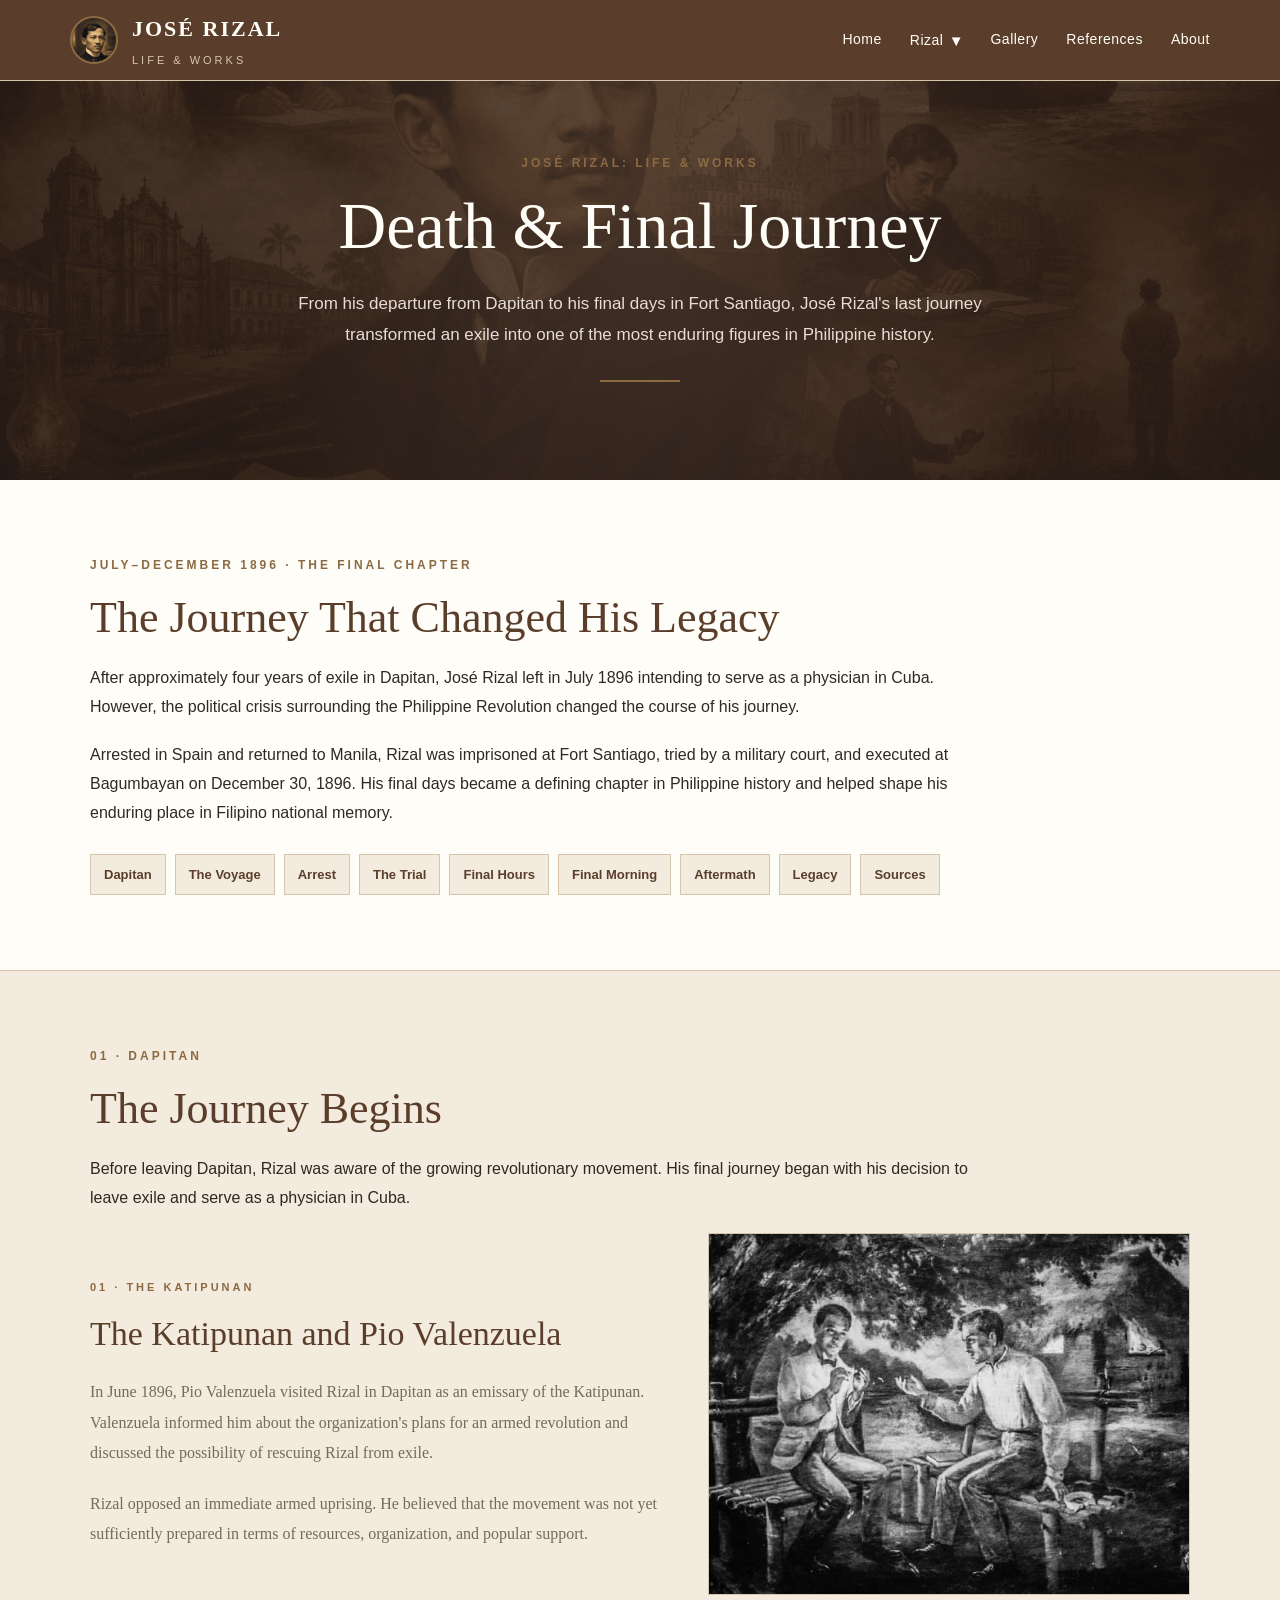
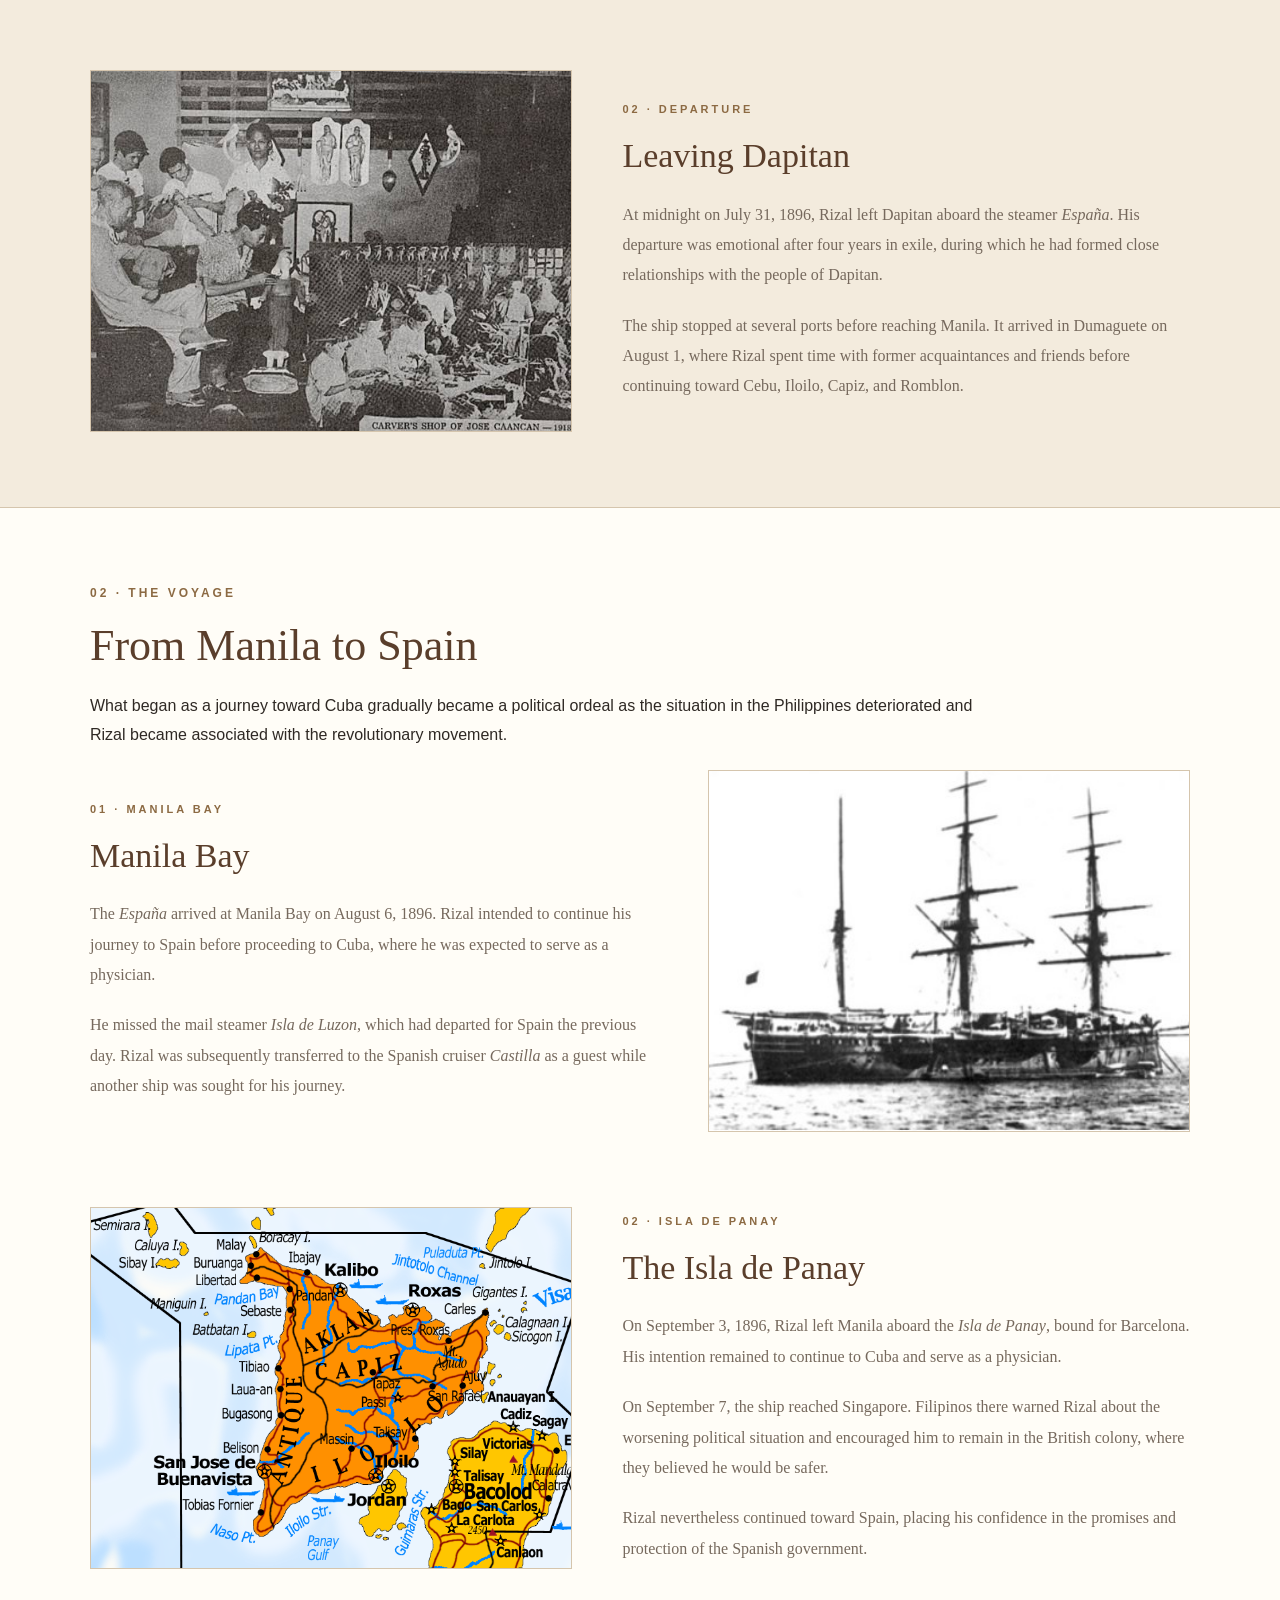
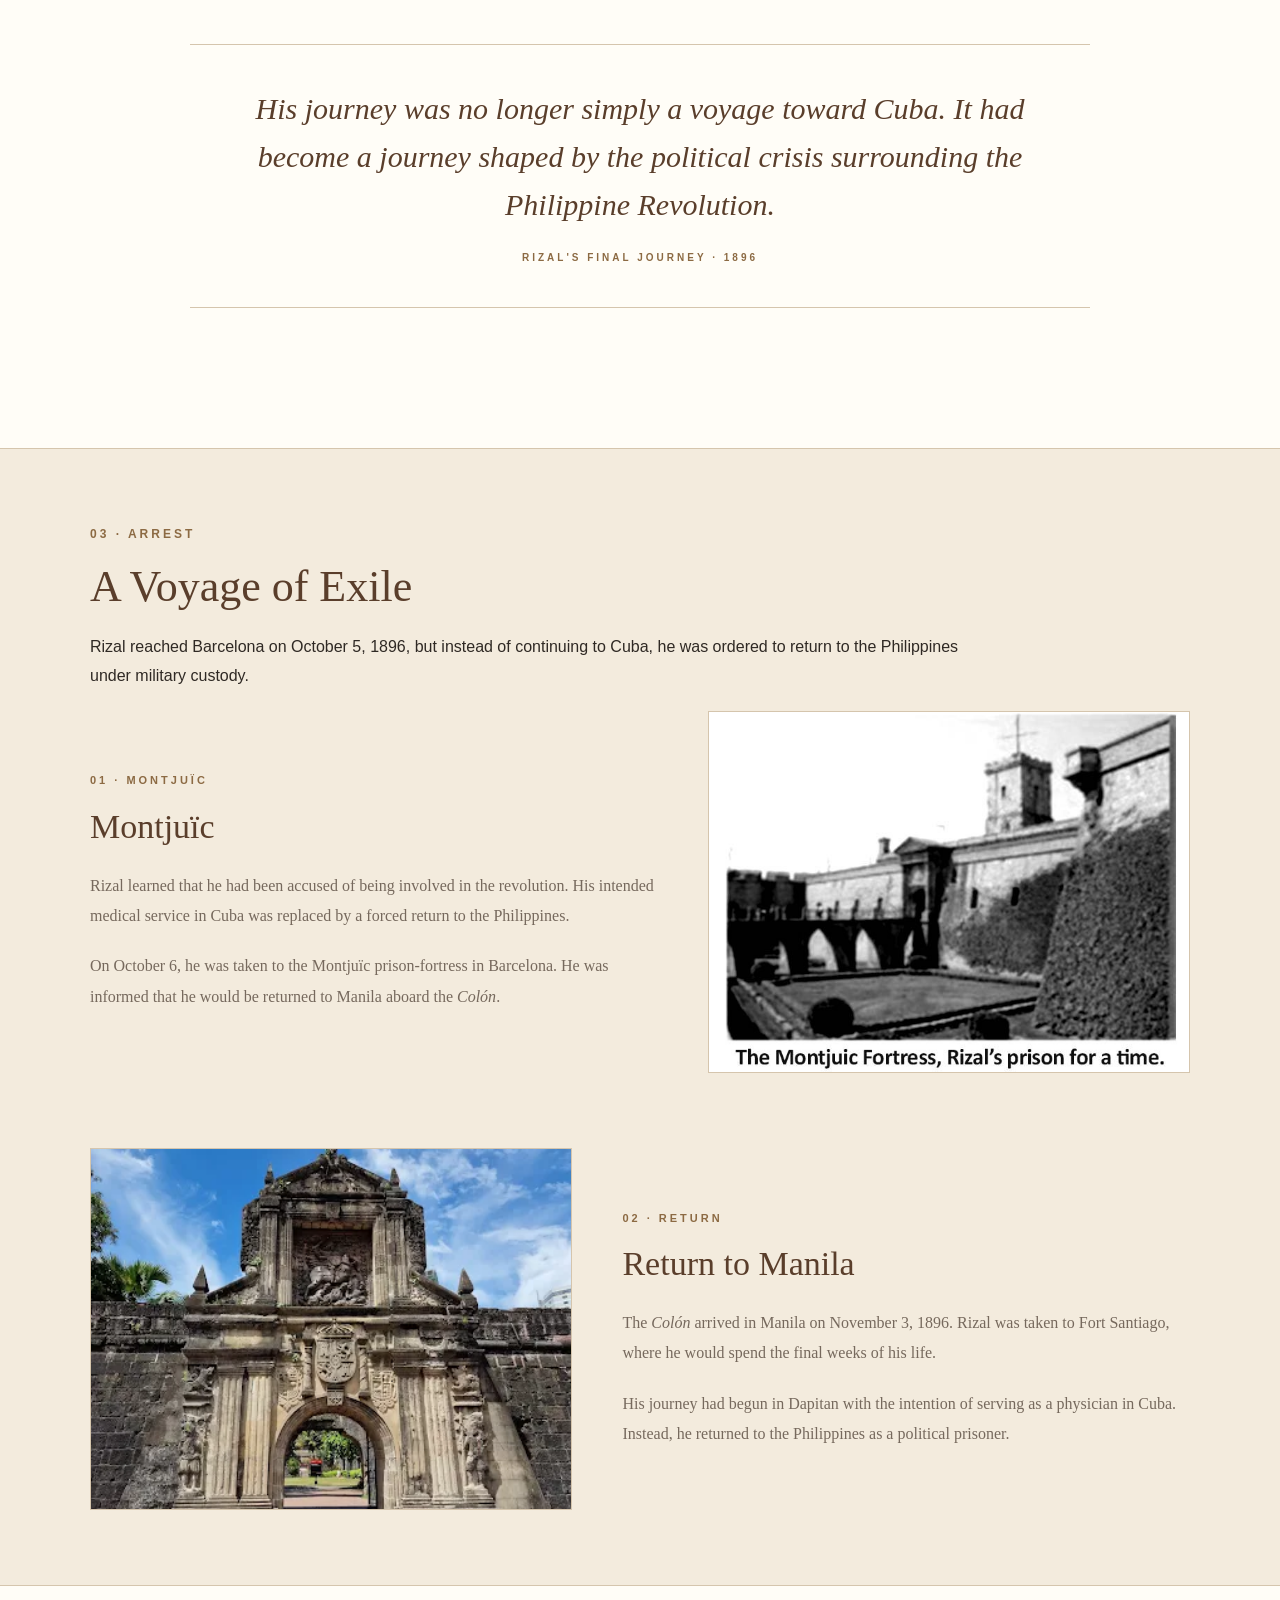
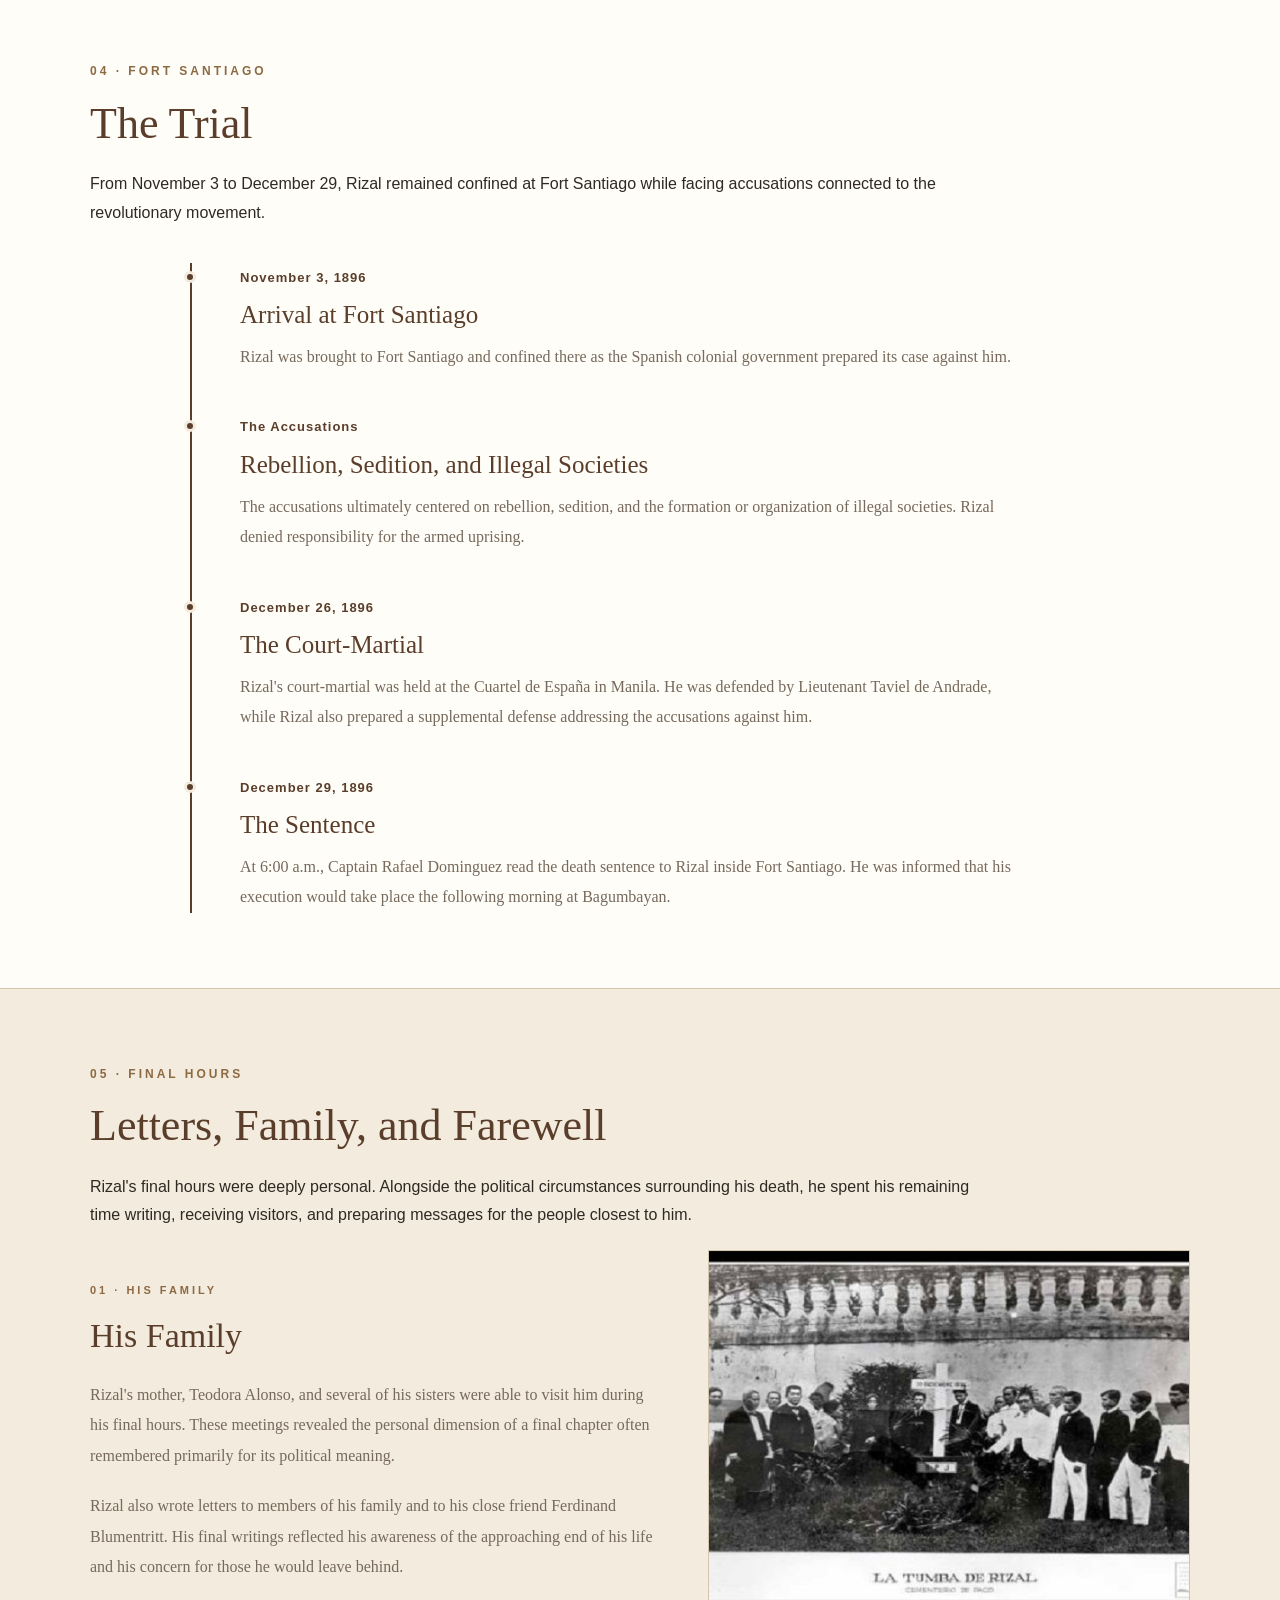
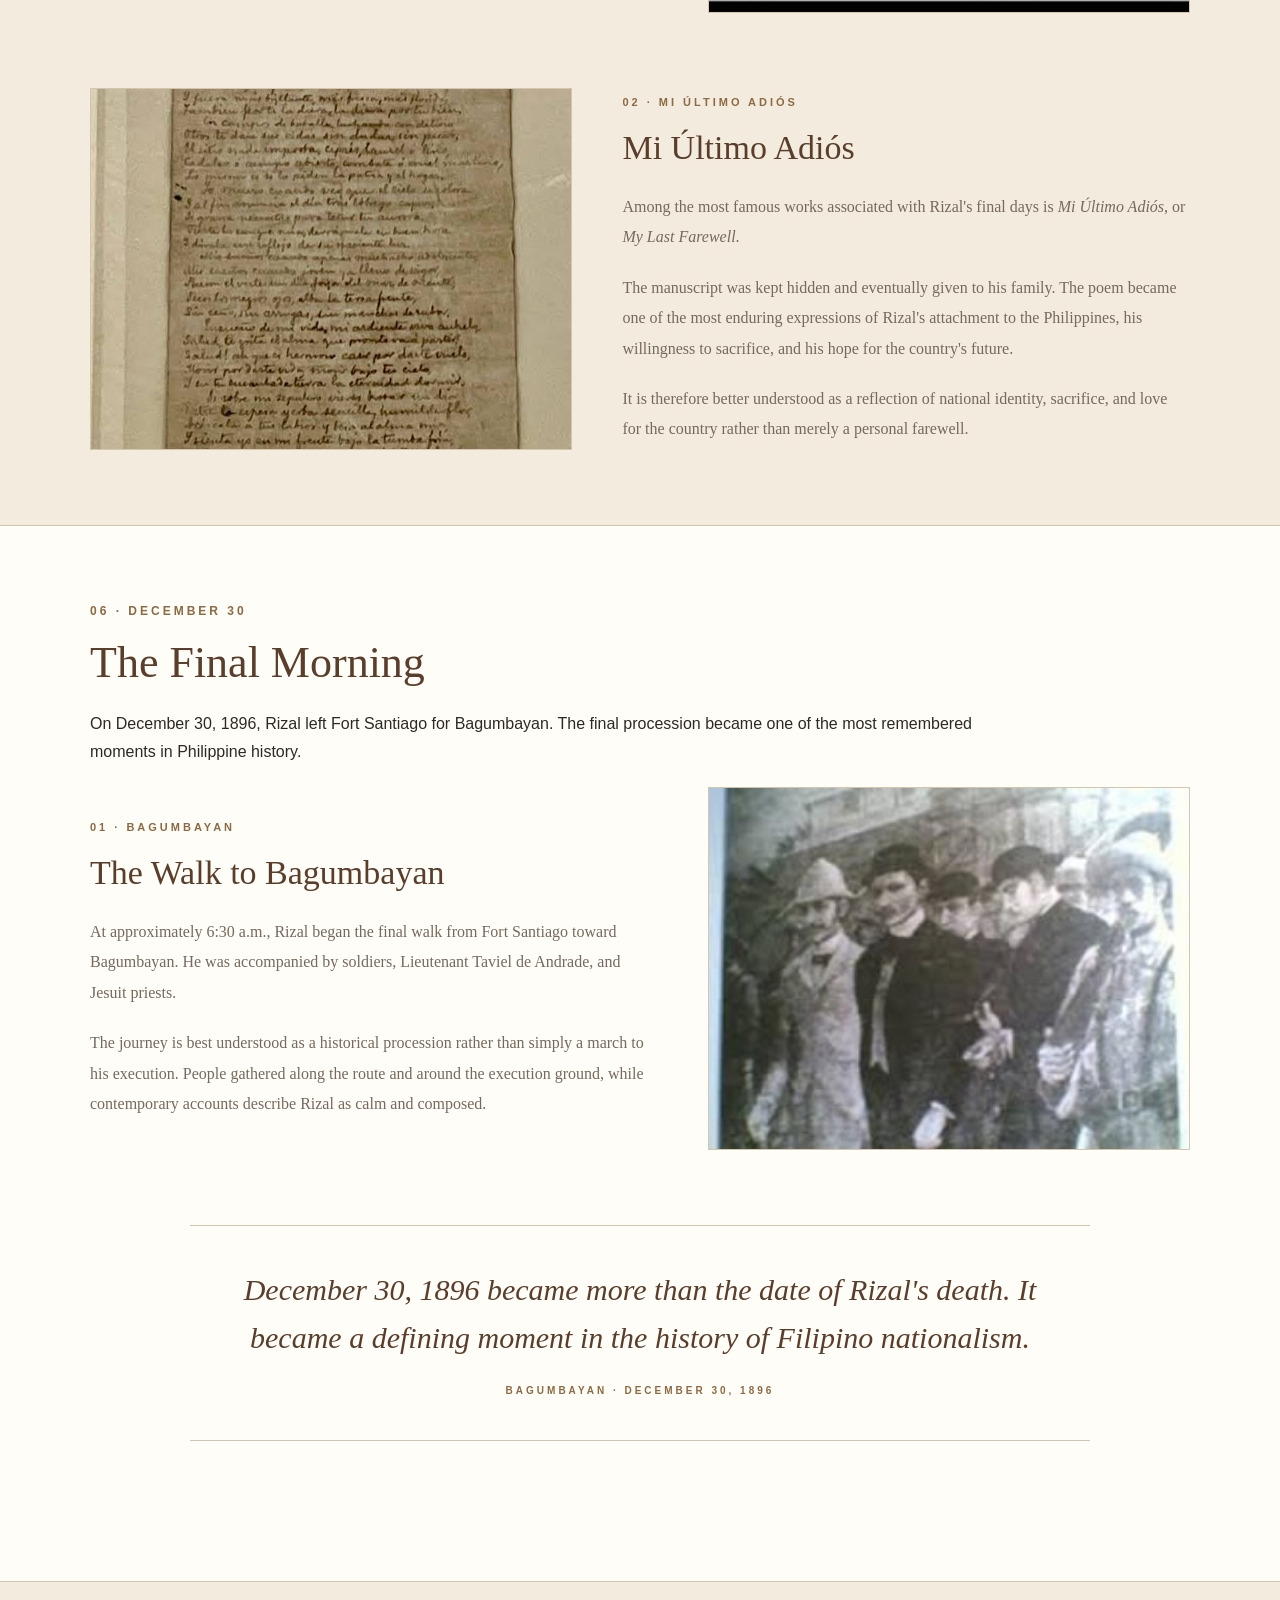
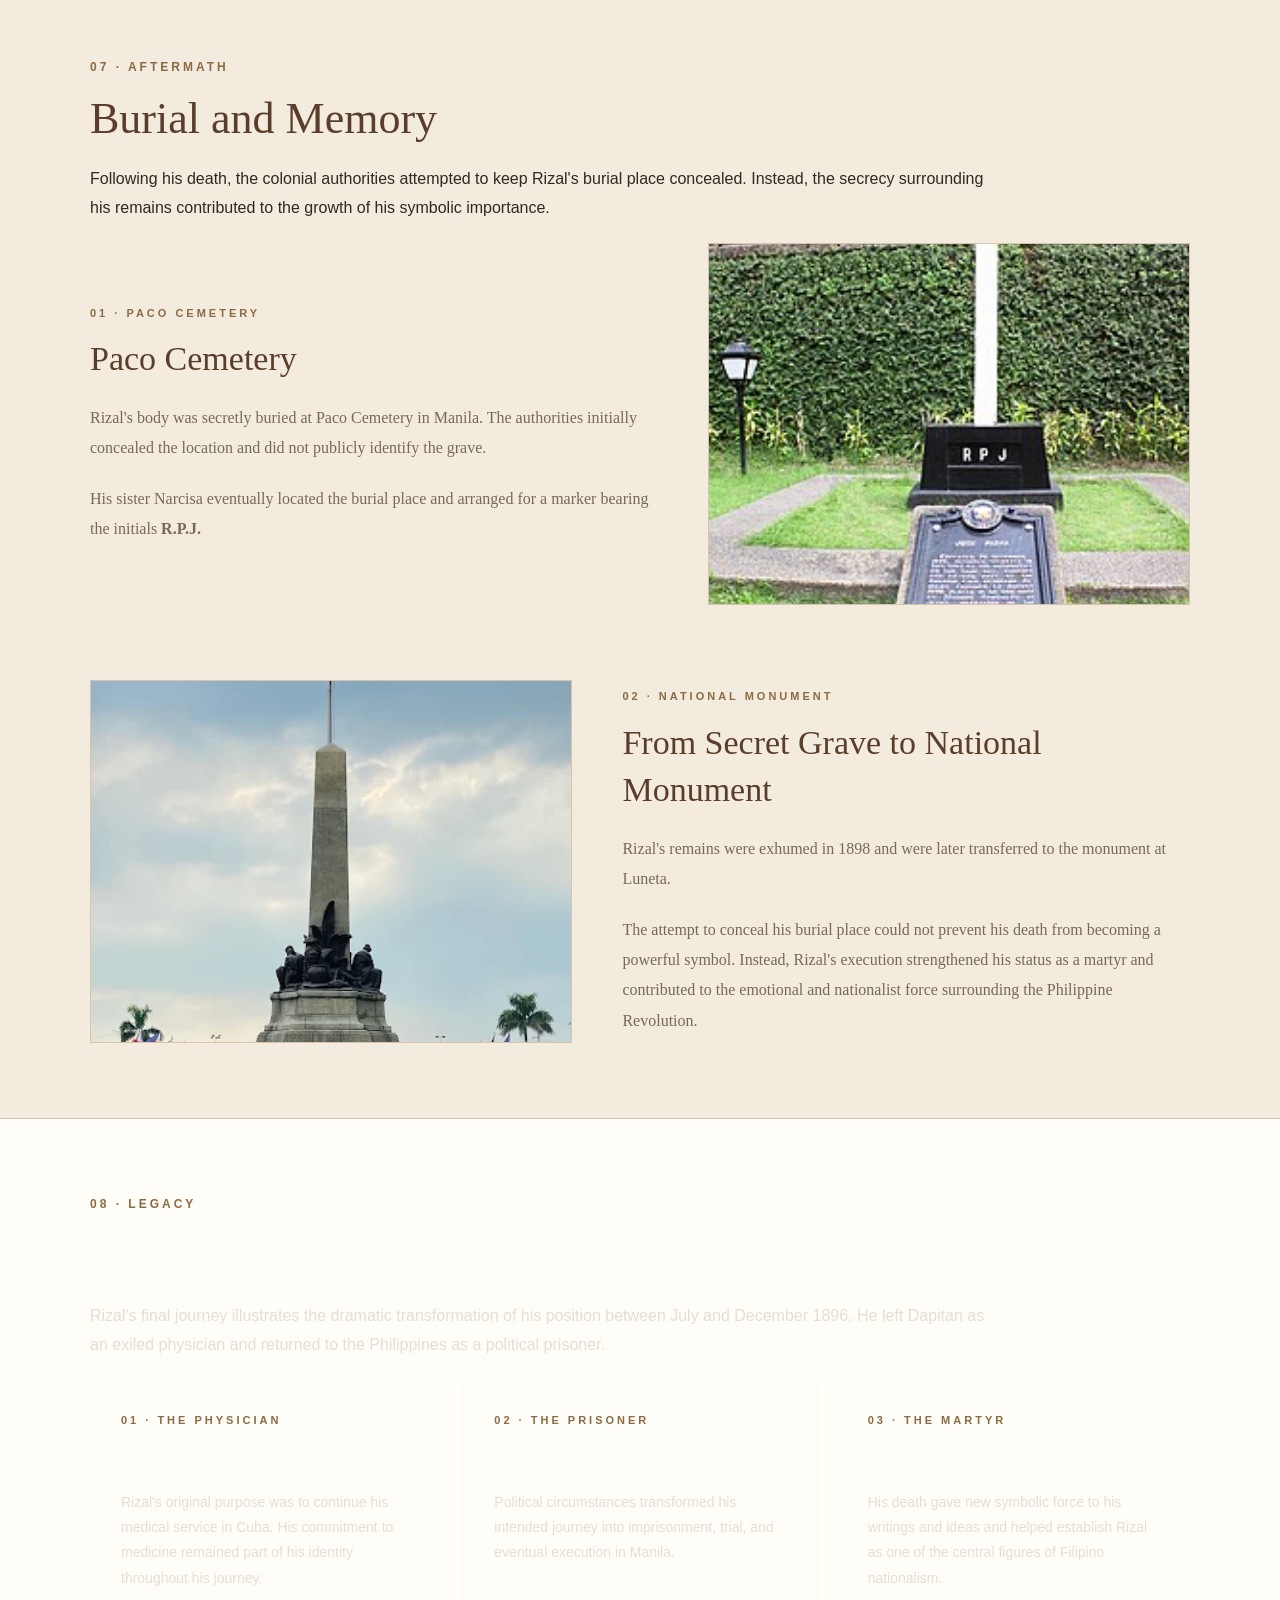
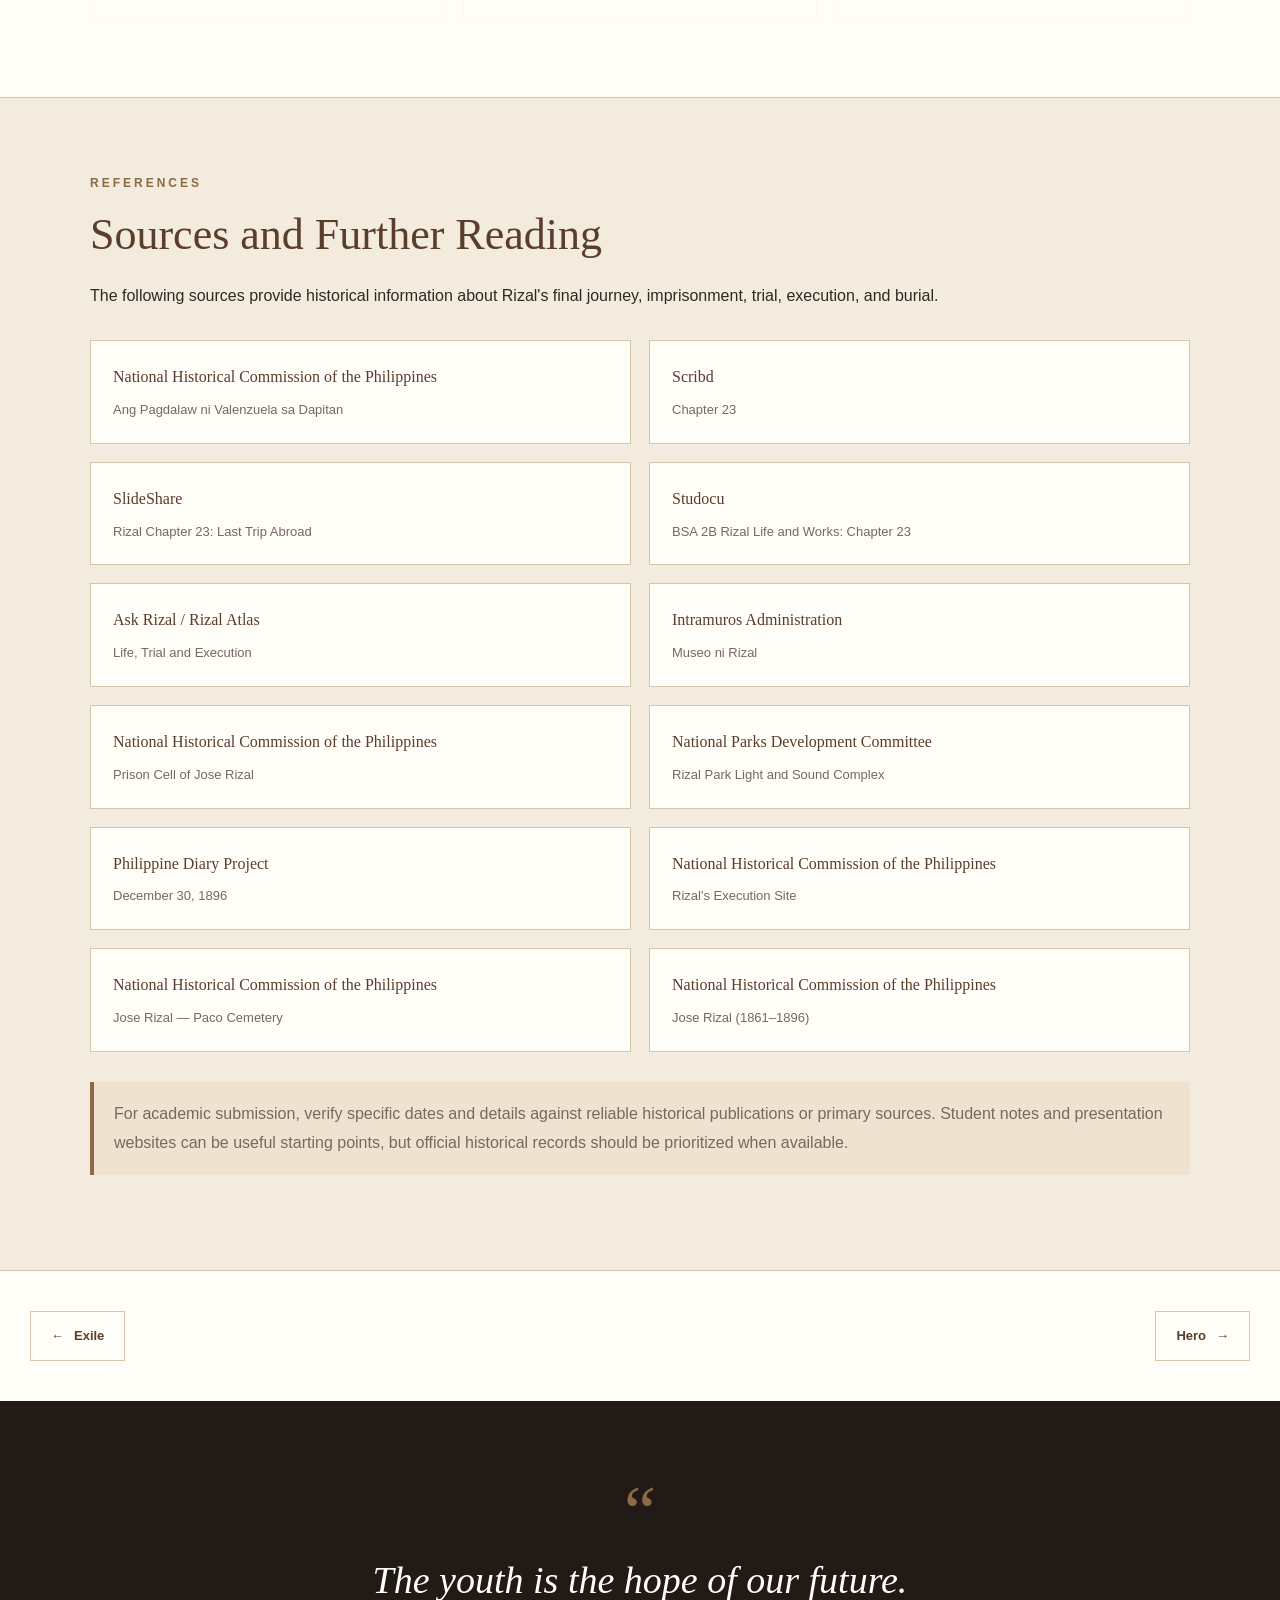
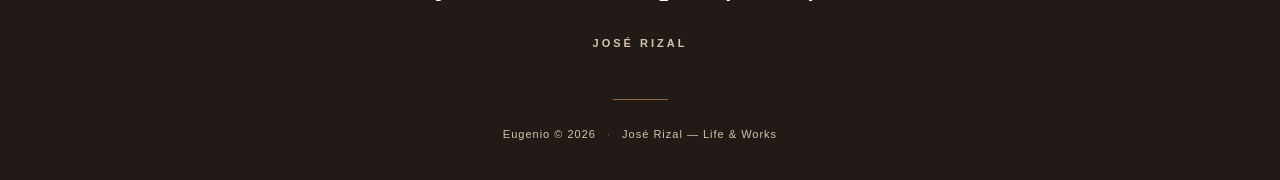
<file: RIZAL_WEB/html/pages/travels.html>
<!DOCTYPE html>
<html lang="en">

<head>
    <meta charset="UTF-8">
    <meta name="viewport" content="width=device-width, initial-scale=1.0">

    <title>Death &amp; Final Journey — José Rizal: Life &amp; Works</title>

    <link rel="stylesheet" href="../../css/colors.css">

    <style>
        * {
            box-sizing: border-box;
        }

        html {
            scroll-behavior: smooth;
            scroll-padding-top: 100px;
        }

        body {
            margin: 0;
            min-height: 100vh;
            display: flex;
            flex-direction: column;
            background: var(--secondary-color);
            color: var(--text-color);
            font-family: Arial, Helvetica, sans-serif;
            line-height: 1.8;
        }

        main {
            flex: 1;
        }

        a {
            color: var(--primary-color);
            text-underline-offset: 3px;
            overflow-wrap: anywhere;
        }

        a:hover {
            color: var(--accent-color);
        }

        #header-container,
        #footer-container {
            width: 100%;
        }

        .hero {
            position: relative;
            min-height: 480px;
            padding: 145px 30px 90px;
            display: flex;
            align-items: center;
            justify-content: center;
            overflow: hidden;
            text-align: center;
            background:
                linear-gradient(rgba(39, 27, 22, 0.78), rgba(39, 27, 22, 0.88)),
                url("../../images/rizal-background.png") center / cover no-repeat;
            color: var(--light-color);
        }

        .hero::before {
            content: "";
            position: absolute;
            inset: 0;
            background: radial-gradient(circle at center, rgba(200, 157, 124, 0.18), transparent 65%);
            pointer-events: none;
        }

        .hero-inner {
            position: relative;
            z-index: 1;
            width: 100%;
            max-width: 850px;
        }

        .eyebrow,
        .section-kicker {
            display: block;
            margin: 0 0 12px;
            color: var(--accent-color);
            font-size: 12px;
            font-weight: bold;
            letter-spacing: 3px;
            text-transform: uppercase;
        }

        h1 {
            margin: 0 0 24px;
            color: var(--light-color);
            font-family: Georgia, "Times New Roman", serif;
            font-size: clamp(36px, 5.5vw, 66px);
            font-weight: normal;
            line-height: 1.2;
        }

        .hero-subtitle {
            max-width: 720px;
            margin: 0 auto;
            color: #e8dcd4;
            font-size: 17px;
        }

        .hero-rule {
            width: 80px;
            height: 2px;
            margin: 30px auto 0;
            background: var(--accent-color);
        }

        .intro,
        .content-section {
            padding: 75px 30px;
        }

        .intro {
            background: var(--light-color);
        }

        .content-section {
            background: var(--secondary-color);
            border-top: 1px solid var(--border-color);
        }

        .content-section:nth-of-type(even) {
            background: var(--light-color);
        }

        .section-inner,
        .intro-inner {
            width: 100%;
            max-width: 1100px;
            margin: 0 auto;
        }

        h2 {
            margin: 0 0 18px;
            color: var(--primary-color);
            font-family: Georgia, "Times New Roman", serif;
            font-size: clamp(30px, 4vw, 44px);
            font-weight: normal;
            line-height: 1.3;
        }

        h3 {
            margin: 0 0 12px;
            color: var(--primary-color);
            font-family: Georgia, "Times New Roman", serif;
            font-size: clamp(20px, 2.5vw, 25px);
            font-weight: normal;
            line-height: 1.4;
        }

        p {
            margin: 0 0 20px;
        }

        .intro-copy {
            max-width: 900px;
        }

        .quick-nav {
            display: flex;
            flex-wrap: wrap;
            gap: 9px;
            margin-top: 26px;
        }

        .quick-nav a {
            display: inline-block;
            padding: 8px 13px;
            border: 1px solid var(--border-color);
            background: var(--secondary-color);
            color: var(--primary-color);
            text-decoration: none;
            font-size: 13px;
            font-weight: bold;
            transition: color 0.2s ease, background-color 0.2s ease;
        }

        .quick-nav a:hover {
            color: var(--light-color);
            background: var(--primary-color);
        }

        .content-grid {
            display: grid;
            grid-template-columns: repeat(2, minmax(0, 1fr));
            gap: 22px;
            margin-top: 30px;
        }

        .content-card {
            min-width: 0;
            padding: 28px;
            background: var(--light-color);
            border: 1px solid var(--border-color);
            transition: transform 0.25s ease, box-shadow 0.25s ease;
        }

        .content-card:hover {
            transform: translateY(-3px);
            box-shadow: 0 8px 25px rgba(33, 26, 22, 0.08);
        }

        .content-card p:last-child {
            margin-bottom: 0;
        }

        .date-label {
            display: inline-block;
            margin-bottom: 10px;
            color: var(--primary-color);
            font-size: 12px;
            font-weight: bold;
            letter-spacing: 2px;
            text-transform: uppercase;
        }

        .feature-card {
            background: rgba(200, 157, 124, 0.12);
            border-color: var(--accent-color);
        }

        .story {
            display: grid;
            grid-template-columns: minmax(0, 1fr) minmax(0, 0.85fr);
            gap: 50px;
            align-items: center;
            margin-bottom: 75px;
        }

        .story:last-child {
            margin-bottom: 0;
        }

        .story.reverse {
            grid-template-columns: minmax(0, 0.85fr) minmax(0, 1fr);
        }

        .story.reverse .story-image {
            order: -1;
        }

        .story-text {
            min-width: 0;
        }

        .story-number {
            margin-bottom: 12px;
            color: var(--accent-color);
            font-size: 11px;
            font-weight: bold;
            letter-spacing: 3px;
        }

        .story-text h3 {
            margin: 0 0 20px;
            font-size: clamp(25px, 3.5vw, 34px);
        }

        .story-text p {
            color: var(--muted-color);
            font-family: Georgia, "Times New Roman", serif;
            font-size: 16px;
            line-height: 1.9;
        }

        .story-text p:last-child {
            margin-bottom: 0;
        }

        .story-image {
            min-width: 0;
            overflow: hidden;
            border: 1px solid var(--border-color);
            background: var(--light-color);
        }

        .story-image img {
            display: block;
            width: 100%;
            aspect-ratio: 4 / 3;
            object-fit: cover;
            transition: transform 0.5s ease;
        }

        .story-image:hover img {
            transform: scale(1.03);
        }

        .quote {
            max-width: 900px;
            margin: 65px auto;
            padding: 40px 30px;
            border-top: 1px solid var(--border-color);
            border-bottom: 1px solid var(--border-color);
            text-align: center;
        }

        .quote p {
            margin: 0;
            color: var(--primary-color);
            font-family: Georgia, "Times New Roman", serif;
            font-size: clamp(22px, 3vw, 30px);
            line-height: 1.6;
            font-style: italic;
        }

        .quote span {
            display: block;
            margin-top: 20px;
            color: var(--accent-color);
            font-size: 10px;
            font-weight: bold;
            letter-spacing: 3px;
            text-transform: uppercase;
        }

        .timeline {
            position: relative;
            list-style: none;
            max-width: 900px;
            margin: 35px auto 0;
            padding: 0 0 0 28px;
            border-left: 2px solid var(--primary-color);
        }

        .timeline-item {
            position: relative;
            padding: 0 0 40px 20px;
        }

        .timeline-item:last-child {
            padding-bottom: 0;
        }

        .timeline-dot {
            position: absolute;
            top: 8px;
            left: -36px;
            width: 12px;
            height: 12px;
            border: 3px solid var(--secondary-color);
            border-radius: 50%;
            background: var(--primary-color);
        }

        .timeline-date {
            display: inline-block;
            margin-bottom: 8px;
            color: var(--primary-color);
            font-size: 13px;
            font-weight: bold;
            letter-spacing: 1px;
        }

        .timeline-item h3 {
            margin-bottom: 10px;
        }

        .timeline-item p {
            max-width: 780px;
            margin: 0;
            color: var(--muted-color);
            font-family: Georgia, "Times New Roman", serif;
            font-size: 16px;
            line-height: 1.9;
        }

        .legacy {
            background: var(--primary-color);
            color: var(--light-color);
        }

        .legacy .section-kicker {
            color: var(--accent-color);
        }

        .legacy h2 {
            color: var(--light-color);
        }

        .legacy .section-intro {
            color: #e8dcd4;
        }

        .legacy-grid {
            display: grid;
            grid-template-columns: repeat(3, minmax(0, 1fr));
            gap: 20px;
        }

        .legacy-card {
            min-width: 0;
            padding: 30px;
            border: 1px solid rgba(242, 233, 228, 0.25);
            background: rgba(255, 255, 255, 0.03);
            transition: transform 0.25s ease, background-color 0.25s ease;
        }

        .legacy-card:hover {
            transform: translateY(-4px);
            background: rgba(255, 255, 255, 0.06);
        }

        .legacy-card-number {
            margin-bottom: 15px;
            color: var(--accent-color);
            font-size: 11px;
            font-weight: bold;
            letter-spacing: 3px;
        }

        .legacy-card h3 {
            color: var(--light-color);
            font-size: 23px;
        }

        .legacy-card p {
            margin: 0;
            color: #e8dcd4;
            font-size: 14px;
            line-height: 1.8;
        }

        .reference-list {
            display: grid;
            grid-template-columns: repeat(2, minmax(0, 1fr));
            gap: 18px;
            margin-top: 30px;
        }

        .reference {
            display: block;
            min-width: 0;
            padding: 22px;
            border: 1px solid var(--border-color);
            background: var(--light-color);
            color: var(--muted-color);
            text-decoration: none;
            transition: transform 0.25s ease, box-shadow 0.25s ease, background-color 0.25s ease;
        }

        .reference:hover {
            transform: translateY(-3px);
            background: var(--secondary-color);
            box-shadow: 0 8px 25px rgba(33, 26, 22, 0.08);
        }

        .reference strong {
            display: block;
            margin-bottom: 8px;
            color: var(--primary-color);
            font-family: Georgia, "Times New Roman", serif;
            font-size: 16px;
            font-weight: normal;
        }

        .reference span {
            display: block;
            color: var(--muted-color);
            font-size: 13px;
            line-height: 1.6;
        }

        .note {
            margin-top: 30px;
            padding: 18px 20px;
            border-left: 4px solid var(--accent-color);
            background: rgba(200, 157, 124, 0.12);
            color: var(--muted-color);
        }

        .page-navigation {
            display: flex;
            flex-wrap: wrap;
            align-items: center;
            justify-content: space-between;
            gap: 20px;
            padding: 40px 30px;
            background: var(--light-color);
            border-top: 1px solid var(--border-color);
        }

        .page-navigation a {
            display: inline-flex;
            align-items: center;
            gap: 10px;
            max-width: 100%;
            padding: 12px 20px;
            border: 1px solid var(--border-color);
            color: var(--primary-color);
            font-size: 13px;
            font-weight: bold;
            text-decoration: none;
            transition: color 0.2s ease, background-color 0.2s ease;
        }

        .page-navigation a:hover {
            color: var(--light-color);
            background: var(--primary-color);
        }

        .small-note {
            color: var(--muted-color);
            font-size: 14px;
        }

        @media (max-width: 900px) {

            .story,
            .story.reverse {
                grid-template-columns: minmax(0, 1fr);
                gap: 30px;
            }

            .story.reverse .story-image {
                order: 0;
            }

            .legacy-grid {
                grid-template-columns: 1fr;
            }
        }

        @media (max-width: 850px) {

            .content-grid,
            .reference-list {
                grid-template-columns: 1fr;
            }

            .content-section,
            .intro {
                padding: 65px 24px;
            }
        }

        @media (max-width: 600px) {
            .hero {
                min-height: 400px;
                padding: 125px 22px 70px;
            }

            .hero-subtitle {
                font-size: 15px;
            }

            .content-section,
            .intro {
                padding: 55px 20px;
            }

            .content-card {
                padding: 23px 20px;
            }

            .story {
                margin-bottom: 55px;
            }

            .story-text p,
            .timeline-item p {
                font-size: 15px;
            }

            .quote {
                margin: 50px auto;
                padding: 32px 20px;
            }

            .page-navigation {
                padding: 30px 20px;
                align-items: stretch;
                flex-direction: column;
            }

            .page-navigation a {
                justify-content: center;
                text-align: center;
            }

            .quick-nav a {
                font-size: 12px;
            }

            .legacy-card {
                padding: 25px;
            }
        }

        @media (prefers-reduced-motion: reduce) {
            html {
                scroll-behavior: auto;
            }

            *,
            *::before,
            *::after {
                transition-duration: 0.01ms !important;
                animation-duration: 0.01ms !important;
                animation-iteration-count: 1 !important;
            }
        }
    </style>
</head>

<body>
    <div id="header-container"></div>

    <main>
        <section class="hero">
            <div class="hero-inner">
                <p class="eyebrow">José Rizal: Life &amp; Works</p>
                <h1>Death &amp; Final Journey</h1>
                <p class="hero-subtitle">
                    From his departure from Dapitan to his final days in Fort Santiago,
                    José Rizal's last journey transformed an exile into one of the most
                    enduring figures in Philippine history.
                </p>
                <div class="hero-rule"></div>
            </div>
        </section>

        <section class="intro" id="overview">
            <div class="intro-inner">
                <p class="section-kicker">July–December 1896 · The final chapter</p>
                <h2>The Journey That Changed His Legacy</h2>

                <div class="intro-copy">
                    <p>
                        After approximately four years of exile in Dapitan, José Rizal
                        left in July 1896 intending to serve as a physician in Cuba.
                        However, the political crisis surrounding the Philippine
                        Revolution changed the course of his journey.
                    </p>

                    <p>
                        Arrested in Spain and returned to Manila, Rizal was imprisoned
                        at Fort Santiago, tried by a military court, and executed at
                        Bagumbayan on December 30, 1896. His final days became a
                        defining chapter in Philippine history and helped shape his
                        enduring place in Filipino national memory.
                    </p>
                </div>

                <nav class="quick-nav" aria-label="On this page">
                    <a href="#dapitan">Dapitan</a>
                    <a href="#voyage">The Voyage</a>
                    <a href="#arrest">Arrest</a>
                    <a href="#trial">The Trial</a>
                    <a href="#final-hours">Final Hours</a>
                    <a href="#final-morning">Final Morning</a>
                    <a href="#aftermath">Aftermath</a>
                    <a href="#legacy">Legacy</a>
                    <a href="#sources">Sources</a>
                </nav>
            </div>
        </section>

        <section class="content-section" id="dapitan">
            <div class="section-inner">
                <p class="section-kicker">01 · Dapitan</p>
                <h2>The Journey Begins</h2>

                <p class="intro-copy">
                    Before leaving Dapitan, Rizal was aware of the growing revolutionary
                    movement. His final journey began with his decision to leave exile
                    and serve as a physician in Cuba.
                </p>

                <div class="story">
                    <div class="story-text">
                        <div class="story-number">01 · THE KATIPUNAN</div>
                        <h3>The Katipunan and Pio Valenzuela</h3>

                        <p>
                            In June 1896, Pio Valenzuela visited Rizal in Dapitan as an
                            emissary of the Katipunan. Valenzuela informed him about the
                            organization's plans for an armed revolution and discussed
                            the possibility of rescuing Rizal from exile.
                        </p>

                        <p>
                            Rizal opposed an immediate armed uprising. He believed that
                            the movement was not yet sufficiently prepared in terms of
                            resources, organization, and popular support.
                        </p>
                    </div>

                    <div class="story-image">
                        <img src="../../images/death/valenzuela-dapitan.png"
                            alt="Historical depiction of Rizal and Pio Valenzuela in Dapitan" loading="lazy">
                    </div>
                </div>

                <div class="story reverse">
                    <div class="story-text">
                        <div class="story-number">02 · DEPARTURE</div>
                        <h3>Leaving Dapitan</h3>

                        <p>
                            At midnight on July 31, 1896, Rizal left Dapitan aboard the
                            steamer <em>España</em>. His departure was emotional after
                            four years in exile, during which he had formed close
                            relationships with the people of Dapitan.
                        </p>

                        <p>
                            The ship stopped at several ports before reaching Manila.
                            It arrived in Dumaguete on August 1, where Rizal spent time
                            with former acquaintances and friends before continuing
                            toward Cebu, Iloilo, Capiz, and Romblon.
                        </p>
                    </div>

                    <div class="story-image">
                        <img src="../../images/death/rizal-departure-dapitan.png" alt="Rizal's departure from Dapitan"
                            loading="lazy">
                    </div>
                </div>
            </div>
        </section>

        <section class="content-section" id="voyage">
            <div class="section-inner">
                <p class="section-kicker">02 · The Voyage</p>
                <h2>From Manila to Spain</h2>

                <p class="intro-copy">
                    What began as a journey toward Cuba gradually became a political
                    ordeal as the situation in the Philippines deteriorated and Rizal
                    became associated with the revolutionary movement.
                </p>

                <div class="story">
                    <div class="story-text">
                        <div class="story-number">01 · MANILA BAY</div>
                        <h3>Manila Bay</h3>

                        <p>
                            The <em>España</em> arrived at Manila Bay on August 6, 1896.
                            Rizal intended to continue his journey to Spain before
                            proceeding to Cuba, where he was expected to serve as a
                            physician.
                        </p>

                        <p>
                            He missed the mail steamer <em>Isla de Luzon</em>, which had
                            departed for Spain the previous day. Rizal was subsequently
                            transferred to the Spanish cruiser <em>Castilla</em> as a
                            guest while another ship was sought for his journey.
                        </p>
                    </div>

                    <div class="story-image">
                        <img src="../../images/death/castilla.png" alt="Spanish cruiser Castilla" loading="lazy">
                    </div>
                </div>

                <div class="story reverse">
                    <div class="story-text">
                        <div class="story-number">02 · ISLA DE PANAY</div>
                        <h3>The Isla de Panay</h3>

                        <p>
                            On September 3, 1896, Rizal left Manila aboard the
                            <em>Isla de Panay</em>, bound for Barcelona. His intention
                            remained to continue to Cuba and serve as a physician.
                        </p>

                        <p>
                            On September 7, the ship reached Singapore. Filipinos there
                            warned Rizal about the worsening political situation and
                            encouraged him to remain in the British colony, where they
                            believed he would be safer.
                        </p>

                        <p>
                            Rizal nevertheless continued toward Spain, placing his
                            confidence in the promises and protection of the Spanish
                            government.
                        </p>
                    </div>

                    <div class="story-image">
                        <img src="../../images/death/isla-de-panay.png" alt="The Isla de Panay" loading="lazy">
                    </div>
                </div>

                <div class="quote">
                    <p>
                        His journey was no longer simply a voyage toward Cuba. It had
                        become a journey shaped by the political crisis surrounding
                        the Philippine Revolution.
                    </p>
                    <span>Rizal's Final Journey · 1896</span>
                </div>
            </div>
        </section>

        <section class="content-section" id="arrest">
            <div class="section-inner">
                <p class="section-kicker">03 · Arrest</p>
                <h2>A Voyage of Exile</h2>

                <p class="intro-copy">
                    Rizal reached Barcelona on October 5, 1896, but instead of
                    continuing to Cuba, he was ordered to return to the Philippines
                    under military custody.
                </p>

                <div class="story">
                    <div class="story-text">
                        <div class="story-number">01 · MONTJUÏC</div>
                        <h3>Montjuïc</h3>

                        <p>
                            Rizal learned that he had been accused of being involved in
                            the revolution. His intended medical service in Cuba was
                            replaced by a forced return to the Philippines.
                        </p>

                        <p>
                            On October 6, he was taken to the Montjuïc prison-fortress
                            in Barcelona. He was informed that he would be returned to
                            Manila aboard the <em>Colón</em>.
                        </p>
                    </div>

                    <div class="story-image">
                        <img src="../../images/death/montjuic.png" alt="Montjuïc prison-fortress in Barcelona"
                            loading="lazy">
                    </div>
                </div>

                <div class="story reverse">
                    <div class="story-text">
                        <div class="story-number">02 · RETURN</div>
                        <h3>Return to Manila</h3>

                        <p>
                            The <em>Colón</em> arrived in Manila on November 3, 1896.
                            Rizal was taken to Fort Santiago, where he would spend the
                            final weeks of his life.
                        </p>

                        <p>
                            His journey had begun in Dapitan with the intention of
                            serving as a physician in Cuba. Instead, he returned to
                            the Philippines as a political prisoner.
                        </p>
                    </div>

                    <div class="story-image">
                        <img src="../../images/death/fort-santiago.png" alt="Fort Santiago" loading="lazy">
                    </div>
                </div>
            </div>
        </section>

        <section class="content-section" id="trial">
            <div class="section-inner">
                <p class="section-kicker">04 · Fort Santiago</p>
                <h2>The Trial</h2>

                <p class="intro-copy">
                    From November 3 to December 29, Rizal remained confined at Fort
                    Santiago while facing accusations connected to the revolutionary
                    movement.
                </p>

                <ol class="timeline">
                    <li class="timeline-item">
                        <span class="timeline-dot" aria-hidden="true"></span>
                        <span class="timeline-date">November 3, 1896</span>
                        <h3>Arrival at Fort Santiago</h3>
                        <p>
                            Rizal was brought to Fort Santiago and confined there as
                            the Spanish colonial government prepared its case against
                            him.
                        </p>
                    </li>

                    <li class="timeline-item">
                        <span class="timeline-dot" aria-hidden="true"></span>
                        <span class="timeline-date">The Accusations</span>
                        <h3>Rebellion, Sedition, and Illegal Societies</h3>
                        <p>
                            The accusations ultimately centered on rebellion, sedition,
                            and the formation or organization of illegal societies.
                            Rizal denied responsibility for the armed uprising.
                        </p>
                    </li>

                    <li class="timeline-item">
                        <span class="timeline-dot" aria-hidden="true"></span>
                        <span class="timeline-date">December 26, 1896</span>
                        <h3>The Court-Martial</h3>
                        <p>
                            Rizal's court-martial was held at the Cuartel de España in
                            Manila. He was defended by Lieutenant Taviel de Andrade,
                            while Rizal also prepared a supplemental defense addressing
                            the accusations against him.
                        </p>
                    </li>

                    <li class="timeline-item">
                        <span class="timeline-dot" aria-hidden="true"></span>
                        <span class="timeline-date">December 29, 1896</span>
                        <h3>The Sentence</h3>
                        <p>
                            At 6:00 a.m., Captain Rafael Dominguez read the death
                            sentence to Rizal inside Fort Santiago. He was informed
                            that his execution would take place the following morning
                            at Bagumbayan.
                        </p>
                    </li>
                </ol>
            </div>
        </section>

        <section class="content-section" id="final-hours">
            <div class="section-inner">
                <p class="section-kicker">05 · Final Hours</p>
                <h2>Letters, Family, and Farewell</h2>

                <p class="intro-copy">
                    Rizal's final hours were deeply personal. Alongside the political
                    circumstances surrounding his death, he spent his remaining time
                    writing, receiving visitors, and preparing messages for the people
                    closest to him.
                </p>

                <div class="story">
                    <div class="story-text">
                        <div class="story-number">01 · HIS FAMILY</div>
                        <h3>His Family</h3>

                        <p>
                            Rizal's mother, Teodora Alonso, and several of his sisters
                            were able to visit him during his final hours. These
                            meetings revealed the personal dimension of a final chapter
                            often remembered primarily for its political meaning.
                        </p>

                        <p>
                            Rizal also wrote letters to members of his family and to
                            his close friend Ferdinand Blumentritt. His final writings
                            reflected his awareness of the approaching end of his life
                            and his concern for those he would leave behind.
                        </p>
                    </div>

                    <div class="story-image">
                        <img src="../../images/death/family-fort-santiago.png"
                            alt="Historical depiction of Rizal's final days at Fort Santiago" loading="lazy">
                    </div>
                </div>

                <div class="story reverse">
                    <div class="story-text">
                        <div class="story-number">02 · MI ÚLTIMO ADIÓS</div>
                        <h3>Mi Último Adiós</h3>

                        <p>
                            Among the most famous works associated with Rizal's final
                            days is <em>Mi Último Adiós</em>, or <em>My Last Farewell</em>.
                        </p>

                        <p>
                            The manuscript was kept hidden and eventually given to his
                            family. The poem became one of the most enduring expressions
                            of Rizal's attachment to the Philippines, his willingness
                            to sacrifice, and his hope for the country's future.
                        </p>

                        <p>
                            It is therefore better understood as a reflection of
                            national identity, sacrifice, and love for the country
                            rather than merely a personal farewell.
                        </p>
                    </div>

                    <div class="story-image">
                        <img src="../../images/death/mi-ultimo-adios.png"
                            alt="Manuscript associated with Mi Último Adiós" loading="lazy">
                    </div>
                </div>
            </div>
        </section>

        <section class="content-section" id="final-morning">
            <div class="section-inner">
                <p class="section-kicker">06 · December 30</p>
                <h2>The Final Morning</h2>

                <p class="intro-copy">
                    On December 30, 1896, Rizal left Fort Santiago for Bagumbayan.
                    The final procession became one of the most remembered moments
                    in Philippine history.
                </p>

                <div class="story">
                    <div class="story-text">
                        <div class="story-number">01 · BAGUMBAYAN</div>
                        <h3>The Walk to Bagumbayan</h3>

                        <p>
                            At approximately 6:30 a.m., Rizal began the final walk from
                            Fort Santiago toward Bagumbayan. He was accompanied by
                            soldiers, Lieutenant Taviel de Andrade, and Jesuit priests.
                        </p>

                        <p>
                            The journey is best understood as a historical procession
                            rather than simply a march to his execution. People gathered
                            along the route and around the execution ground, while
                            contemporary accounts describe Rizal as calm and composed.
                        </p>
                    </div>

                    <div class="story-image">
                        <img src="../../images/death/final-walk.png"
                            alt="Historical depiction of Rizal's final procession toward Bagumbayan" loading="lazy">
                    </div>
                </div>

                <div class="quote">
                    <p>
                        December 30, 1896 became more than the date of Rizal's death.
                        It became a defining moment in the history of Filipino nationalism.
                    </p>
                    <span>Bagumbayan · December 30, 1896</span>
                </div>
            </div>
        </section>

        <section class="content-section" id="aftermath">
            <div class="section-inner">
                <p class="section-kicker">07 · Aftermath</p>
                <h2>Burial and Memory</h2>

                <p class="intro-copy">
                    Following his death, the colonial authorities attempted to keep
                    Rizal's burial place concealed. Instead, the secrecy surrounding
                    his remains contributed to the growth of his symbolic importance.
                </p>

                <div class="story">
                    <div class="story-text">
                        <div class="story-number">01 · PACO CEMETERY</div>
                        <h3>Paco Cemetery</h3>

                        <p>
                            Rizal's body was secretly buried at Paco Cemetery in Manila.
                            The authorities initially concealed the location and did
                            not publicly identify the grave.
                        </p>

                        <p>
                            His sister Narcisa eventually located the burial place and
                            arranged for a marker bearing the initials
                            <strong>R.P.J.</strong>
                        </p>
                    </div>

                    <div class="story-image">
                        <img src="../../images/death/paco-cemetery.png" alt="Paco Cemetery in Manila" loading="lazy">
                    </div>
                </div>

                <div class="story reverse">
                    <div class="story-text">
                        <div class="story-number">02 · NATIONAL MONUMENT</div>
                        <h3>From Secret Grave to National Monument</h3>

                        <p>
                            Rizal's remains were exhumed in 1898 and were later
                            transferred to the monument at Luneta.
                        </p>

                        <p>
                            The attempt to conceal his burial place could not prevent
                            his death from becoming a powerful symbol. Instead, Rizal's
                            execution strengthened his status as a martyr and contributed
                            to the emotional and nationalist force surrounding the
                            Philippine Revolution.
                        </p>
                    </div>

                    <div class="story-image">
                        <img src="../../images/death/rizal-monument.png" alt="Rizal Monument at Luneta" loading="lazy">
                    </div>
                </div>
            </div>
        </section>

        <section class="content-section legacy" id="legacy">
            <div class="section-inner">
                <p class="section-kicker">08 · Legacy</p>
                <h2>A Final Journey, A Lasting Legacy</h2>

                <p class="intro-copy section-intro">
                    Rizal's final journey illustrates the dramatic transformation of
                    his position between July and December 1896. He left Dapitan as
                    an exiled physician and returned to the Philippines as a political
                    prisoner.
                </p>

                <div class="legacy-grid">
                    <article class="legacy-card">
                        <div class="legacy-card-number">01 · THE PHYSICIAN</div>
                        <h3>The Physician</h3>
                        <p>
                            Rizal's original purpose was to continue his medical service
                            in Cuba. His commitment to medicine remained part of his
                            identity throughout his journey.
                        </p>
                    </article>

                    <article class="legacy-card">
                        <div class="legacy-card-number">02 · THE PRISONER</div>
                        <h3>The Prisoner</h3>
                        <p>
                            Political circumstances transformed his intended journey
                            into imprisonment, trial, and eventual execution in Manila.
                        </p>
                    </article>

                    <article class="legacy-card">
                        <div class="legacy-card-number">03 · THE MARTYR</div>
                        <h3>The Martyr</h3>
                        <p>
                            His death gave new symbolic force to his writings and ideas
                            and helped establish Rizal as one of the central figures
                            of Filipino nationalism.
                        </p>
                    </article>
                </div>
            </div>
        </section>

        <section class="content-section" id="sources">
            <div class="section-inner">
                <p class="section-kicker">References</p>
                <h2>Sources and Further Reading</h2>

                <p class="intro-copy">
                    The following sources provide historical information about Rizal's
                    final journey, imprisonment, trial, execution, and burial.
                </p>

                <div class="reference-list">
                    <a href="https://philhistoricsites.nhcp.gov.ph/registry_database/ang-pagdalaw-ni-valenzuela-sa-dapitan"
                        class="reference" target="_blank" rel="noopener noreferrer">
                        <strong>National Historical Commission of the Philippines</strong>
                        <span>Ang Pagdalaw ni Valenzuela sa Dapitan</span>
                    </a>

                    <a href="https://www.scribd.com/doc/61249755/Chapter-23" class="reference" target="_blank"
                        rel="noopener noreferrer">
                        <strong>Scribd</strong>
                        <span>Chapter 23</span>
                    </a>

                    <a href="https://www.slideshare.net/slideshow/rizal-chapter-23-last-trip-abroad/46529732"
                        class="reference" target="_blank" rel="noopener noreferrer">
                        <strong>SlideShare</strong>
                        <span>Rizal Chapter 23: Last Trip Abroad</span>
                    </a>

                    <a href="https://www.studocu.com/ph/document/dalubhasaan-ng-lucena/bs-accountancy/bsa-2b-rizal-life-and-works-chapter-23-last-trip-abroad/148130349"
                        class="reference" target="_blank" rel="noopener noreferrer">
                        <strong>Studocu</strong>
                        <span>BSA 2B Rizal Life and Works: Chapter 23</span>
                    </a>

                    <a href="https://askrizal.app/atlas/life/trial-and-execution" class="reference" target="_blank"
                        rel="noopener noreferrer">
                        <strong>Ask Rizal / Rizal Atlas</strong>
                        <span>Life, Trial and Execution</span>
                    </a>

                    <a href="https://intramuros.gov.ph/mnr/" class="reference" target="_blank"
                        rel="noopener noreferrer">
                        <strong>Intramuros Administration</strong>
                        <span>Museo ni Rizal</span>
                    </a>

                    <a href="https://philhistoricsites.nhcp.gov.ph/registry_database/prison-cell-of-jose-rizal/"
                        class="reference" target="_blank" rel="noopener noreferrer">
                        <strong>National Historical Commission of the Philippines</strong>
                        <span>Prison Cell of Jose Rizal</span>
                    </a>

                    <a href="https://npdc.gov.ph/rizal-park/light-and-sound-complex/" class="reference" target="_blank"
                        rel="noopener noreferrer">
                        <strong>National Parks Development Committee</strong>
                        <span>Rizal Park Light and Sound Complex</span>
                    </a>

                    <a href="https://philippinediaryproject.com/1896/12/30/december-30-1896" class="reference"
                        target="_blank" rel="noopener noreferrer">
                        <strong>Philippine Diary Project</strong>
                        <span>December 30, 1896</span>
                    </a>

                    <a href="https://philhistoricsites.nhcp.gov.ph/registry_database/rizals-execution-site"
                        class="reference" target="_blank" rel="noopener noreferrer">
                        <strong>National Historical Commission of the Philippines</strong>
                        <span>Rizal's Execution Site</span>
                    </a>

                    <a href="https://philhistoricsites.nhcp.gov.ph/registry_database/jose-rizal-paco-cemetery"
                        class="reference" target="_blank" rel="noopener noreferrer">
                        <strong>National Historical Commission of the Philippines</strong>
                        <span>Jose Rizal — Paco Cemetery</span>
                    </a>

                    <a href="https://philhistoricsites.nhcp.gov.ph/registry_database/jose-rizal-1861-1896-5"
                        class="reference" target="_blank" rel="noopener noreferrer">
                        <strong>National Historical Commission of the Philippines</strong>
                        <span>Jose Rizal (1861–1896)</span>
                    </a>
                </div>

                <p class="note">
                    For academic submission, verify specific dates and details against
                    reliable historical publications or primary sources. Student
                    notes and presentation websites can be useful starting points,
                    but official historical records should be prioritized when available.
                </p>
            </div>
        </section>

        <nav class="page-navigation" aria-label="Page navigation">
            <a href="exile.html">
                <span aria-hidden="true">←</span>
                <span>Exile</span>
            </a>

            <a href="hero.html">
                <span>Hero</span>
                <span aria-hidden="true">→</span>
            </a>
        </nav>
    </main>

    <div id="footer-container"></div>

    <script src="../../js/injector/injectHeader.js"></script>
    <script src="../../js/injector/injectFooter.js"></script>
</body>

</html>
</file>
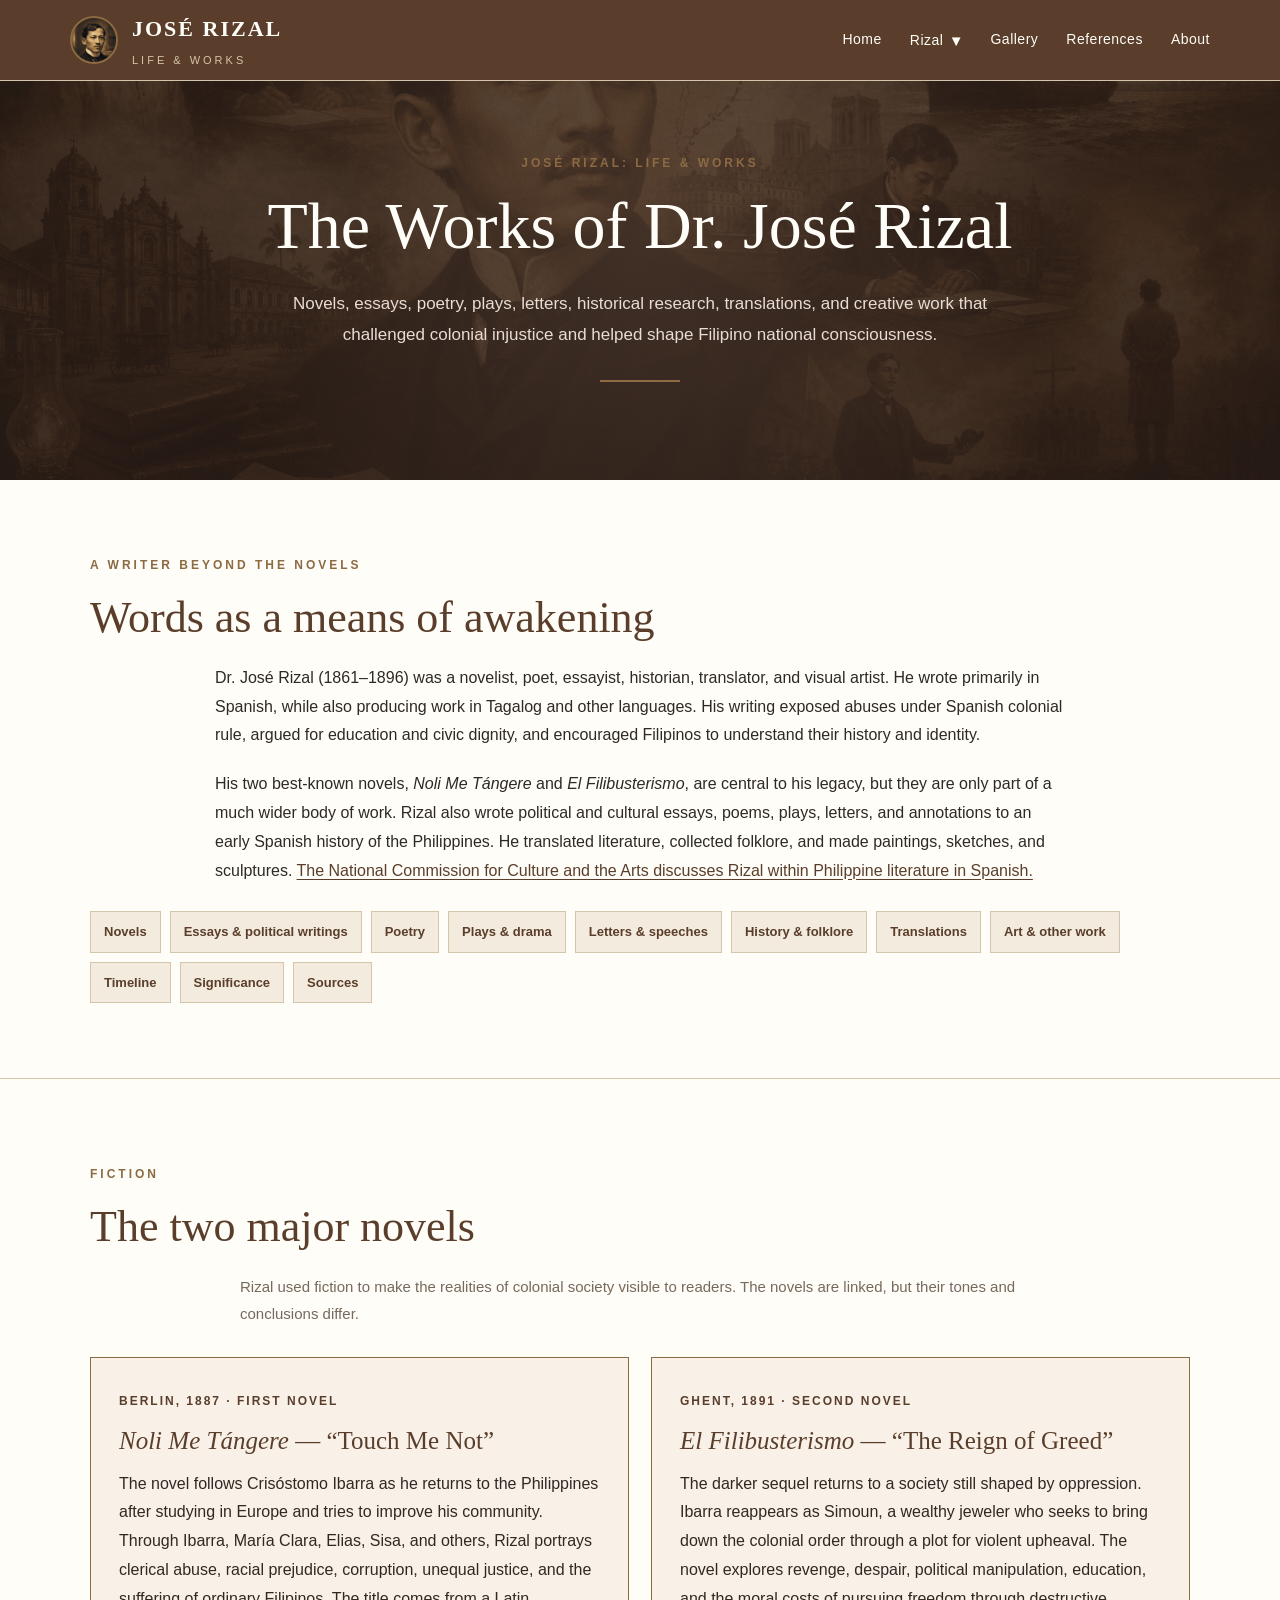
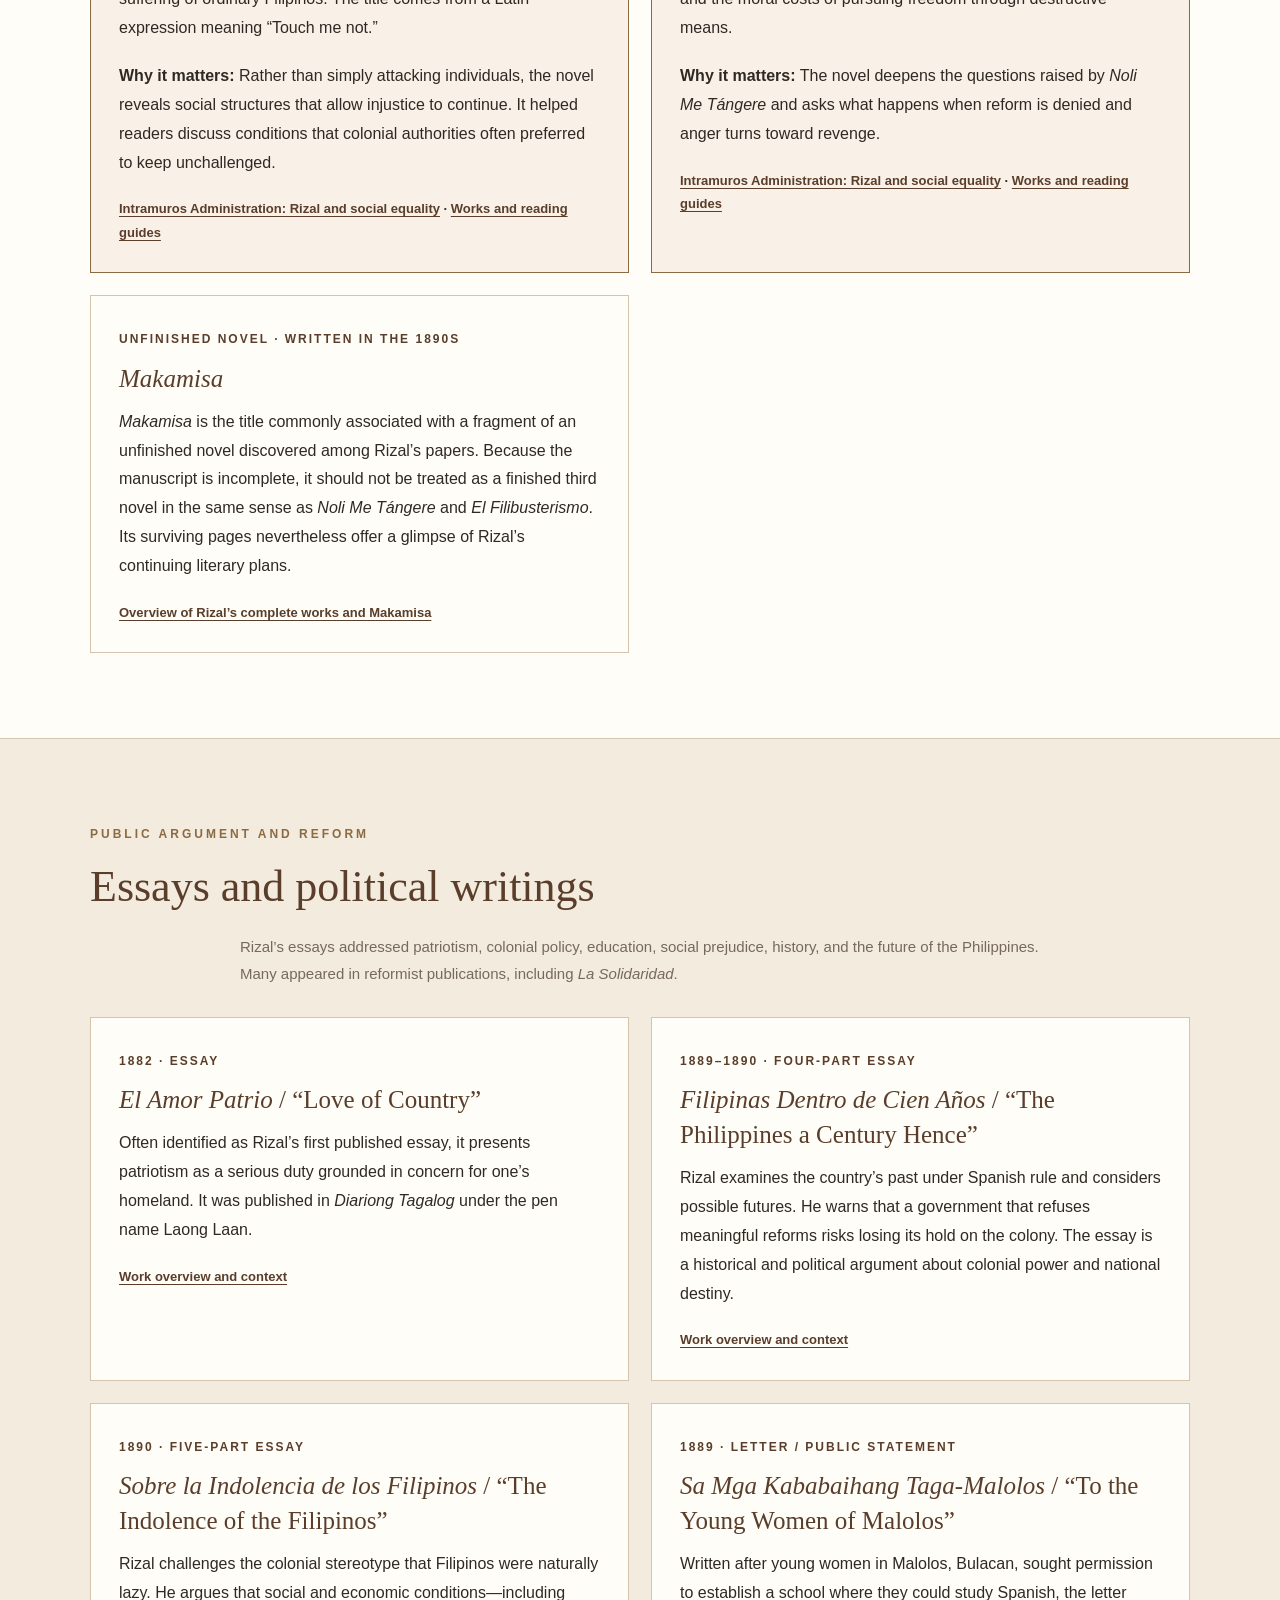
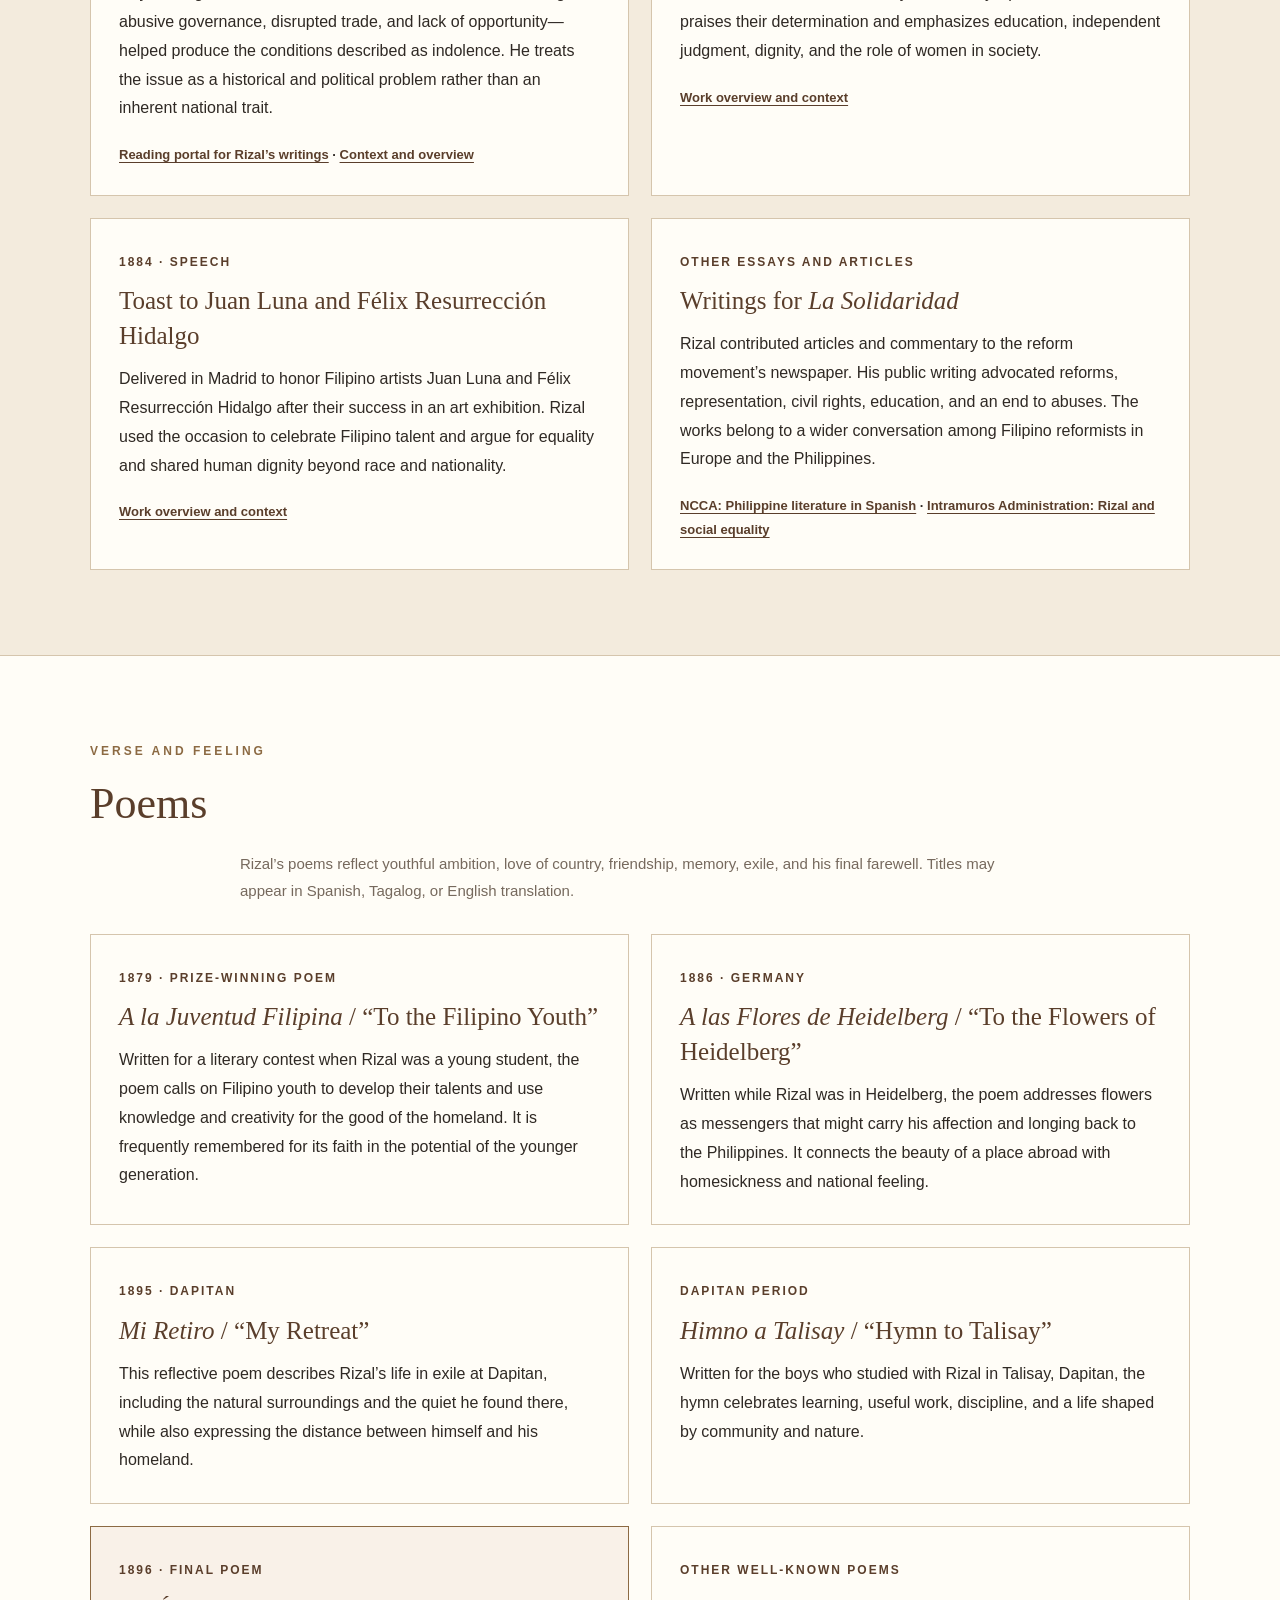
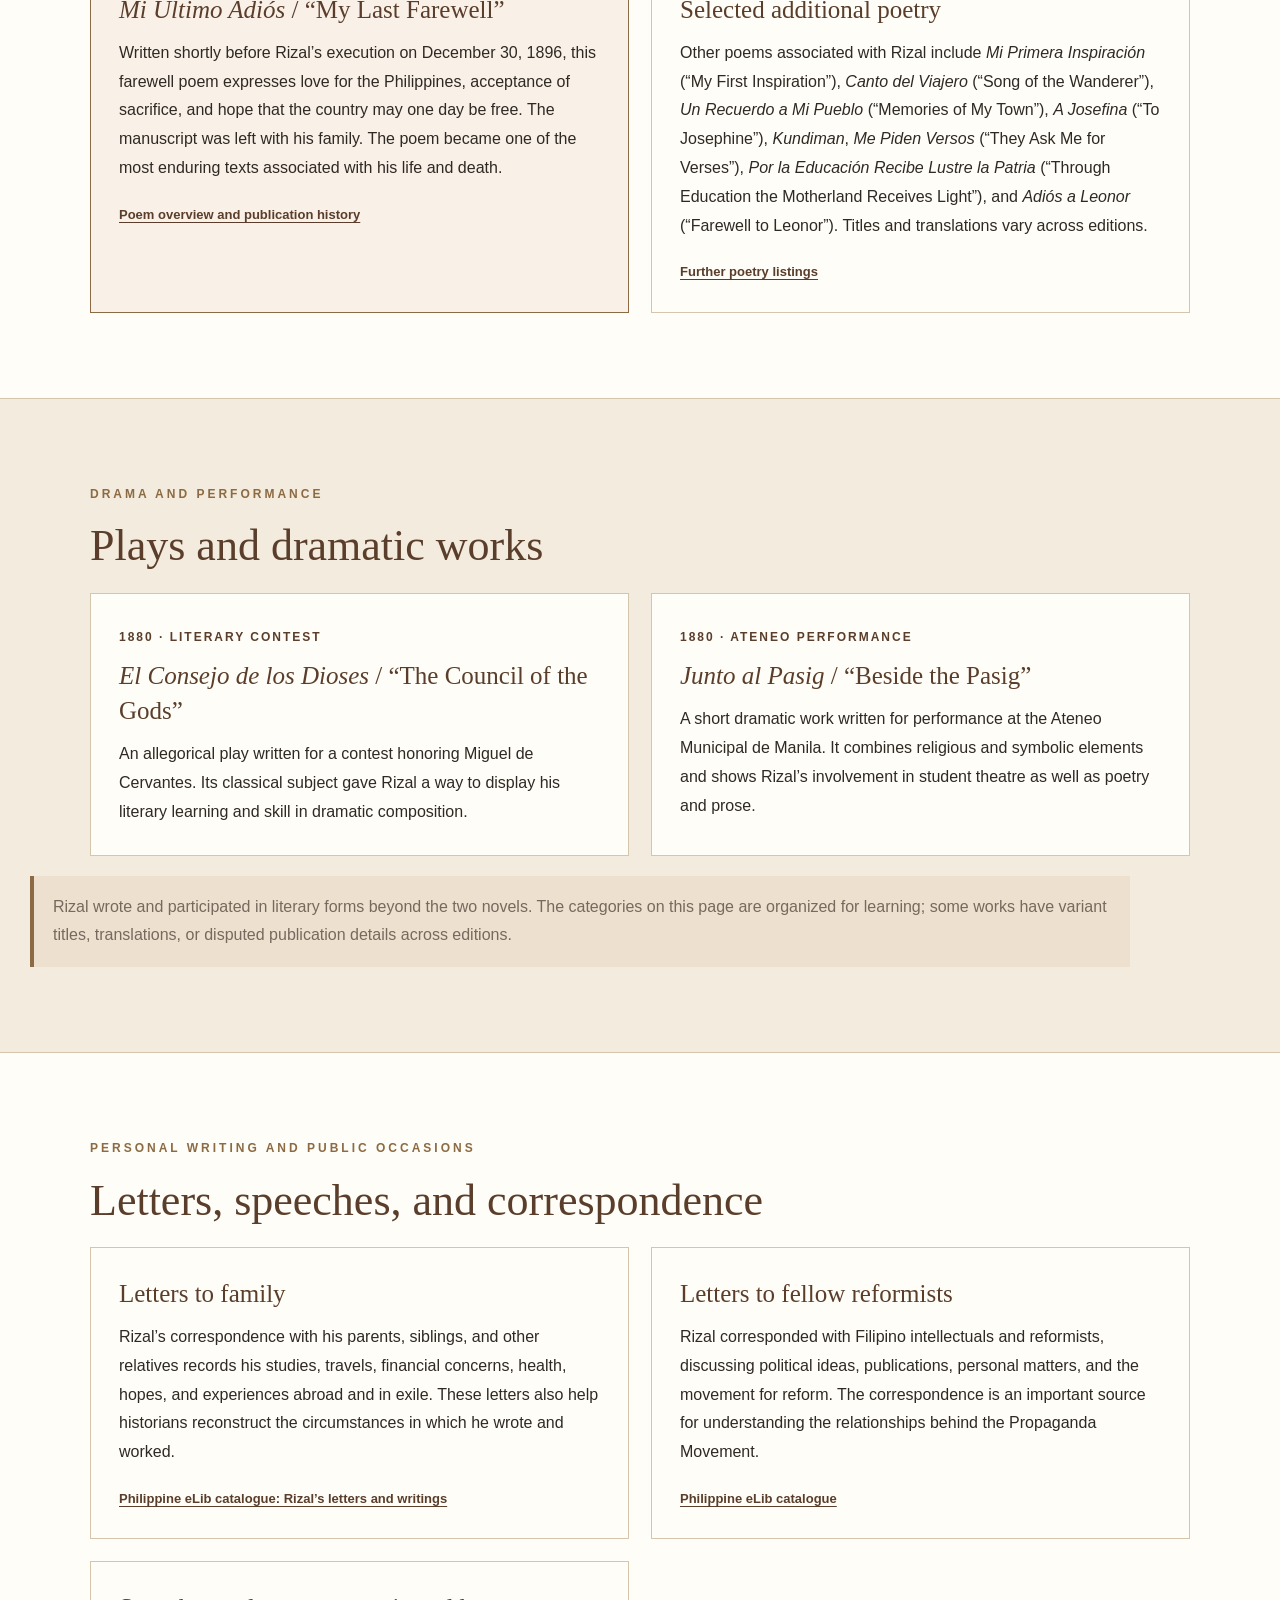
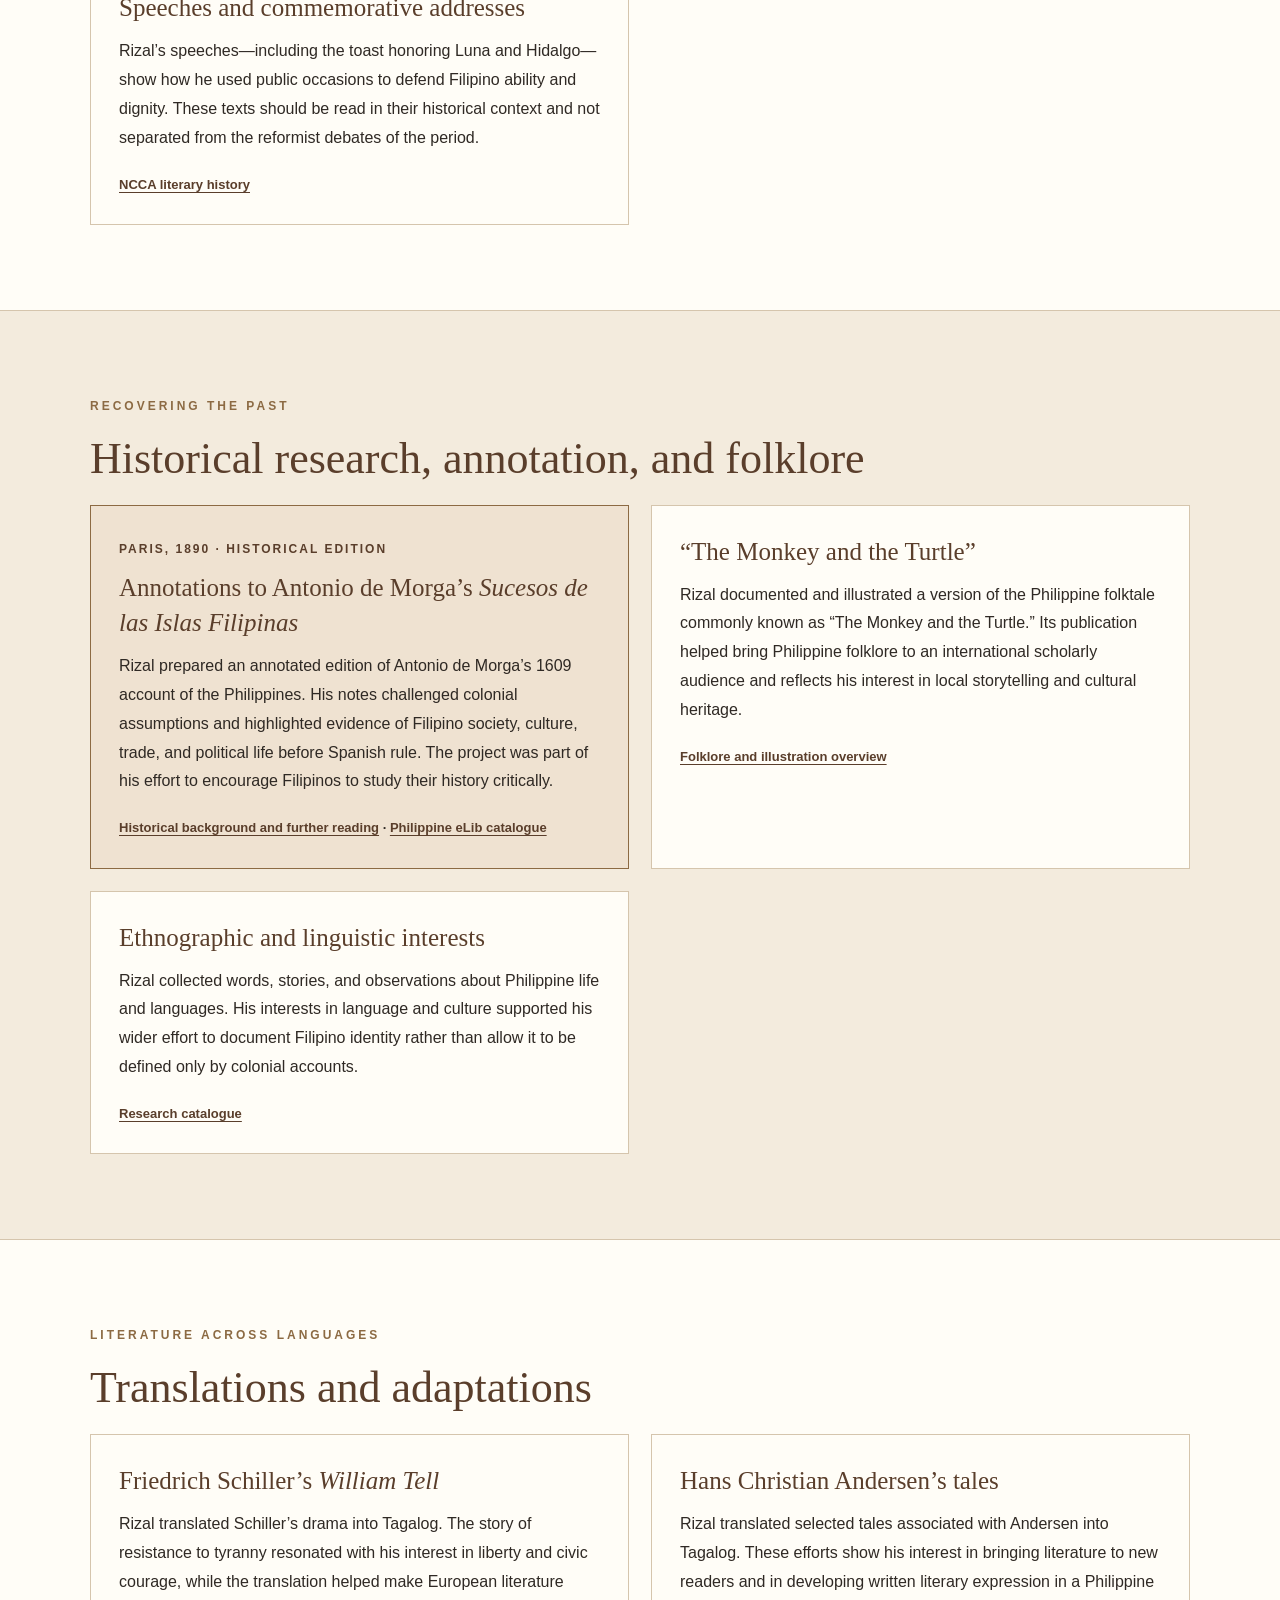
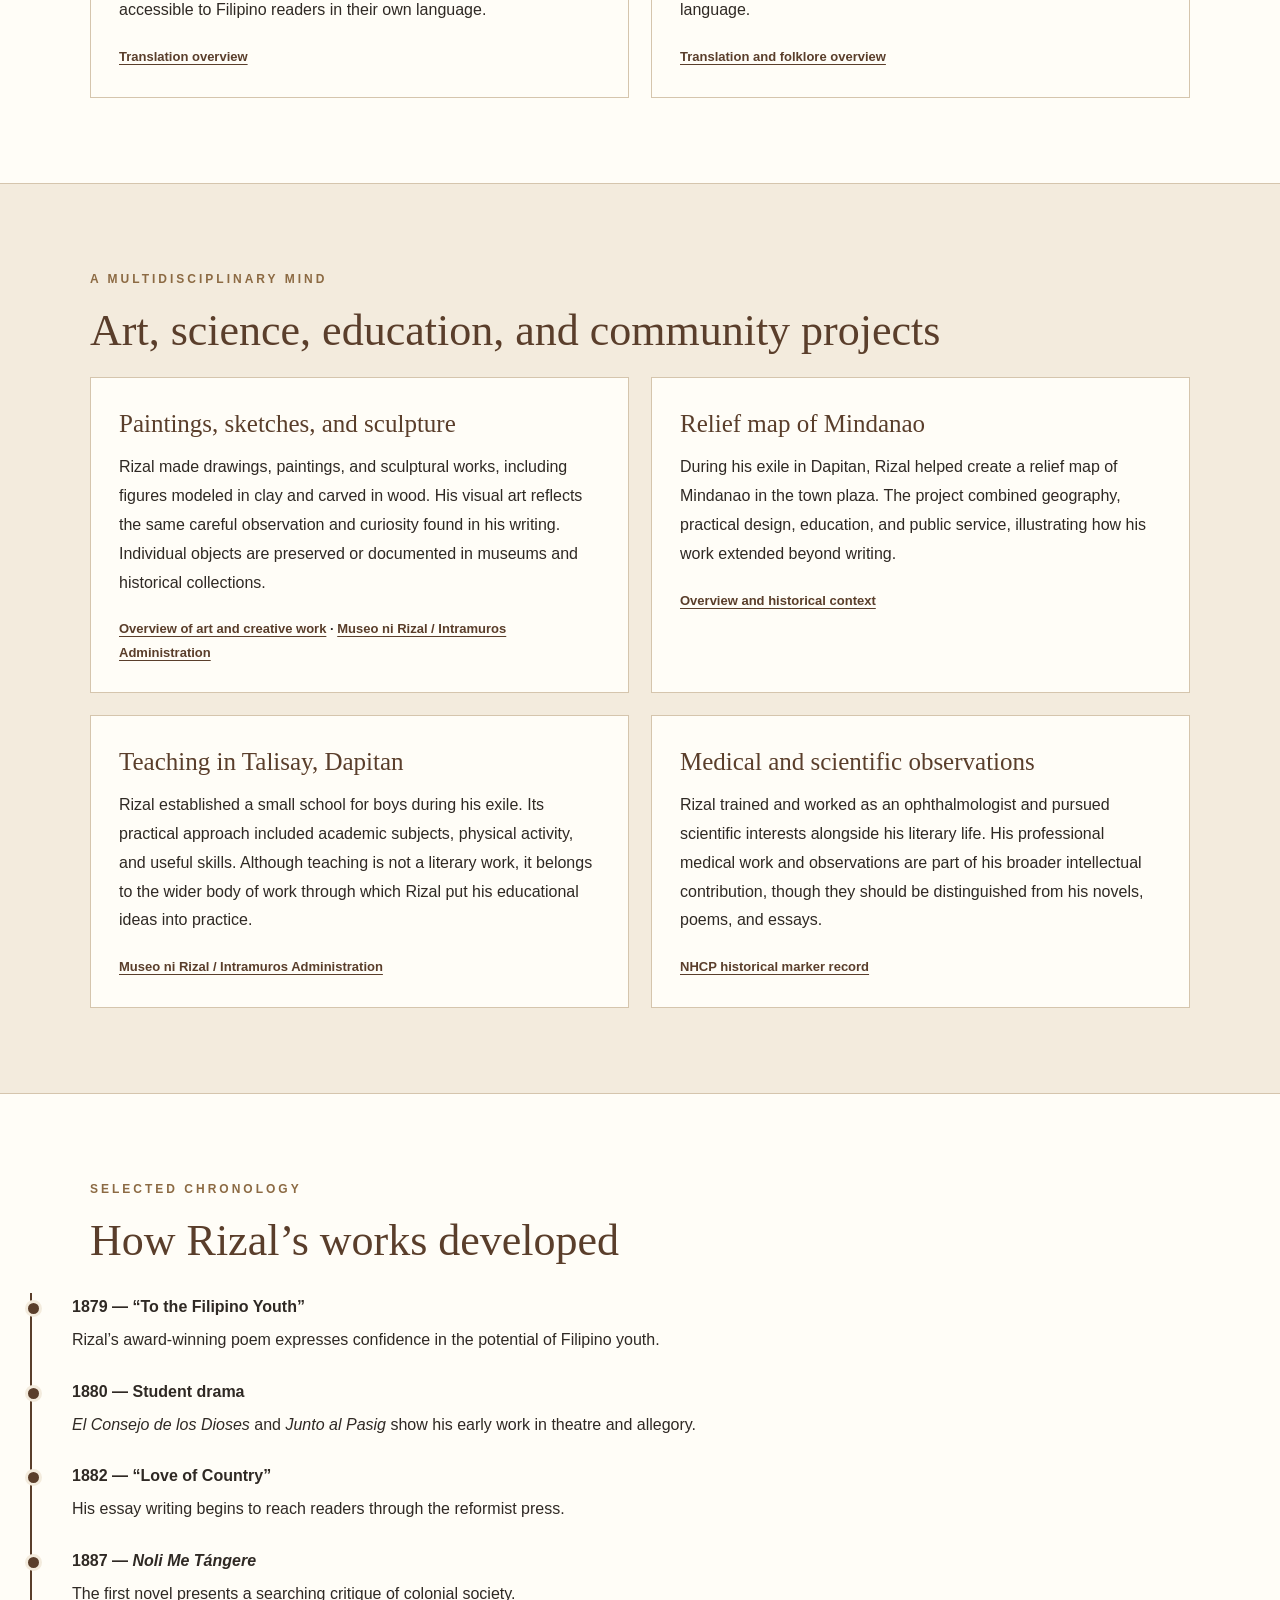
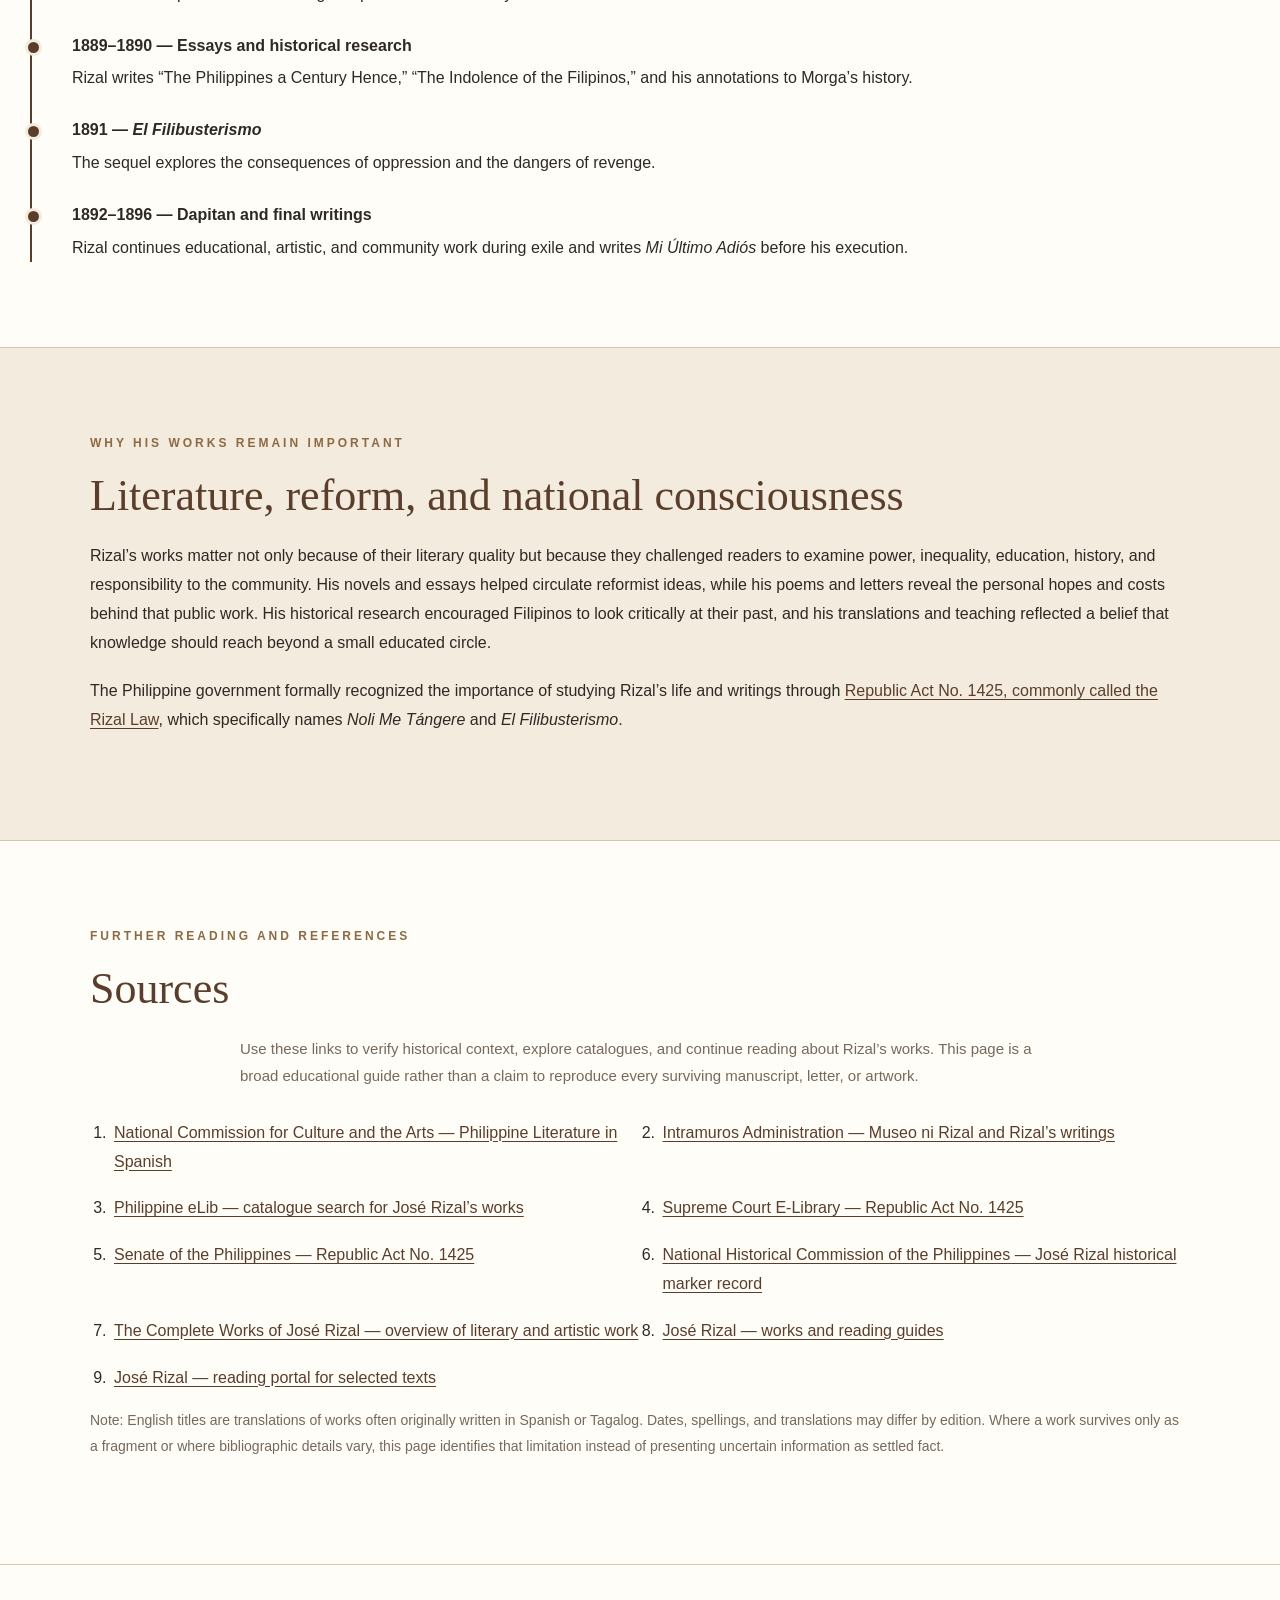
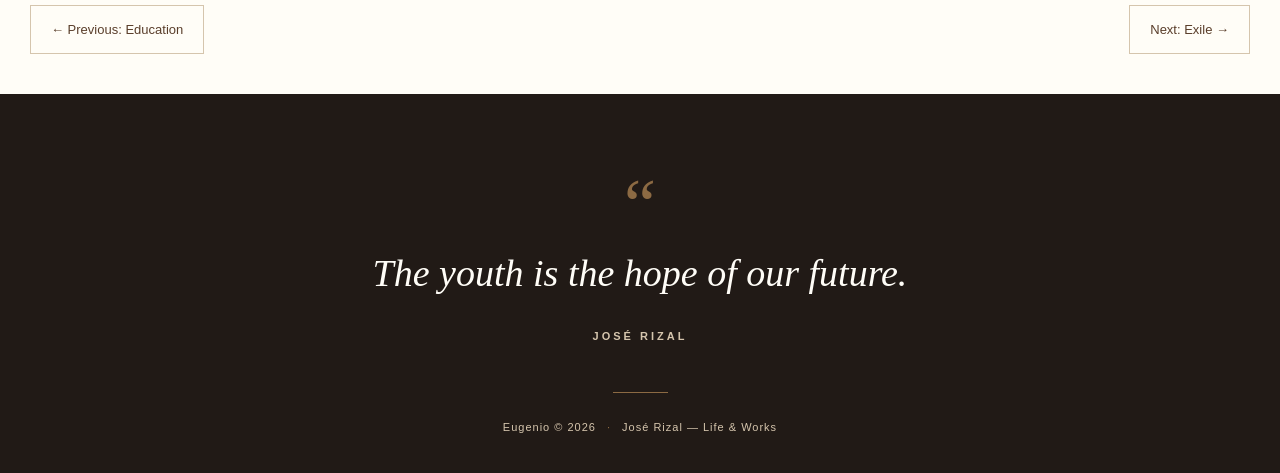
<file: RIZAL_WEB/html/pages/works.html>
<!DOCTYPE html>
<html lang="en">

<head>
    <meta charset="UTF-8">
    <meta name="viewport" content="width=device-width, initial-scale=1.0">
    <meta name="description"
        content="Explore the literary, historical, political, and artistic works of Dr. José Rizal.">

    <title>Works of José Rizal — José Rizal: Life &amp; Works</title>

    <link rel="stylesheet" href="../../css/colors.css">

    <style>
        * {
            box-sizing: border-box;
        }

        html {
            scroll-behavior: smooth;
            scroll-padding-top: 100px;
        }

        body {
            margin: 0;
            min-height: 100vh;
            display: flex;
            flex-direction: column;
            background: var(--secondary-color);
            color: var(--text-color);
            font-family: Arial, Helvetica, sans-serif;
            line-height: 1.8;
        }

        main {
            flex: 1;
        }

        a {
            color: var(--primary-color);
            text-underline-offset: 3px;
            overflow-wrap: anywhere;
        }

        a:hover {
            color: var(--accent-color);
        }

        #header-container,
        #footer-container {
            width: 100%;
        }

        .works-hero {
            position: relative;
            min-height: 480px;
            padding: 145px 30px 90px;
            display: flex;
            align-items: center;
            justify-content: center;
            overflow: hidden;
            text-align: center;
            background:
                linear-gradient(rgba(39, 27, 22, 0.78), rgba(39, 27, 22, 0.88)),
                var(--primary-color) url("../../images/rizal-background.png") center/cover no-repeat;
            color: var(--light-color);
        }

        .works-hero::before {
            content: "";
            position: absolute;
            inset: 0;
            background: radial-gradient(circle at center, rgba(200, 157, 124, 0.18), transparent 65%);
            pointer-events: none;
        }

        .hero-inner {
            position: relative;
            z-index: 1;
            width: 100%;
            max-width: 850px;
        }

        .eyebrow,
        .section-kicker {
            display: block;
            margin: 0 0 12px;
            color: var(--accent-color);
            font-size: 12px;
            font-weight: bold;
            letter-spacing: 3px;
            text-transform: uppercase;
        }

        h1 {
            margin: 0 0 24px;
            color: var(--light-color);
            font-family: Georgia, "Times New Roman", serif;
            font-size: clamp(36px, 5.5vw, 66px);
            font-weight: normal;
            line-height: 1.2;
        }

        .hero-subtitle {
            max-width: 700px;
            margin: 0 auto;
            color: #e8dcd4;
            font-size: 17px;
        }

        .hero-rule {
            width: 80px;
            height: 2px;
            margin: 30px auto 0;
            background: var(--accent-color);
        }

        .page-wrap {
            width: 100%;
            margin: 0 auto;
        }

        .intro {
            padding: 75px 30px;
            background: var(--light-color);
        }

        .intro>* {
            width: 100%;
            max-width: 1100px;
            margin-left: auto;
            margin-right: auto;
        }

        h2 {
            margin: 0 0 18px;
            color: var(--primary-color);
            font-family: Georgia, "Times New Roman", serif;
            font-size: clamp(30px, 4vw, 44px);
            font-weight: normal;
            line-height: 1.3;
        }

        h3 {
            margin: 0 0 12px;
            color: var(--primary-color);
            font-family: Georgia, "Times New Roman", serif;
            font-size: clamp(20px, 2.5vw, 25px);
            font-weight: normal;
            line-height: 1.4;
        }

        p {
            margin: 0 0 20px;
        }

        .intro-copy {
            max-width: 850px;
            font-size: 16px;
        }

        .quick-nav {
            display: flex;
            flex-wrap: wrap;
            gap: 9px;
            margin-top: 26px;
        }

        .quick-nav a {
            display: inline-block;
            padding: 8px 13px;
            border: 1px solid var(--border-color);
            background: var(--secondary-color);
            color: var(--primary-color);
            text-decoration: none;
            font-size: 13px;
            font-weight: bold;
            transition: color 0.2s ease, background-color 0.2s ease;
        }

        .quick-nav a:hover {
            color: var(--light-color);
            background: var(--primary-color);
        }

        .work-section {
            padding: 85px 30px;
            background: var(--secondary-color);
            border-top: 1px solid var(--border-color);
        }

        .work-section:nth-of-type(even) {
            background: var(--light-color);
        }

        .work-section>* {
            width: 100%;
            max-width: 1100px;
            margin-left: auto;
            margin-right: auto;
        }

        .section-lead {
            max-width: 800px;
            margin-bottom: 30px;
            color: var(--muted-color);
            font-size: 15px;
        }

        .work-grid {
            display: grid;
            grid-template-columns: repeat(2, minmax(0, 1fr));
            gap: 22px;
        }

        .work-card {
            min-width: 0;
            padding: 28px;
            background: var(--light-color);
            border: 1px solid var(--border-color);
            transition: transform 0.25s ease, box-shadow 0.25s ease;
        }

        .work-card:hover {
            transform: translateY(-3px);
            box-shadow: 0 8px 25px rgba(33, 26, 22, 0.08);
        }

        .work-card p:last-child {
            margin-bottom: 0;
        }

        .work-meta {
            display: inline-block;
            margin-bottom: 10px;
            color: var(--primary-color);
            font-size: 12px;
            font-weight: bold;
            letter-spacing: 2px;
            text-transform: uppercase;
        }

        .work-card .links {
            margin-top: 15px;
            font-size: 13px;
            font-weight: bold;
            line-height: 1.8;
        }

        .feature-card {
            background: rgba(200, 157, 124, 0.12);
            border-color: var(--accent-color);
        }

        .tag {
            display: inline-block;
            padding: 4px 8px;
            margin: 0 5px 6px 0;
            background: var(--secondary-color);
            color: var(--primary-color);
            border: 1px solid var(--border-color);
            font-size: 12px;
            font-weight: bold;
        }

        .timeline {
            list-style: none;
            margin: 24px 0 0;
            padding: 0 0 0 22px;
            border-left: 2px solid var(--primary-color);
        }

        .timeline li {
            position: relative;
            padding: 0 0 23px 18px;
        }

        .timeline li:last-child {
            padding-bottom: 0;
        }

        .timeline li::before {
            content: "";
            position: absolute;
            width: 11px;
            height: 11px;
            border-radius: 50%;
            left: -29px;
            top: 7px;
            background: var(--primary-color);
            border: 3px solid var(--secondary-color);
        }

        .timeline strong {
            display: block;
            margin-bottom: 4px;
        }

        .note {
            margin: 20px 0 0;
            padding: 17px 19px;
            border-left: 4px solid var(--accent-color);
            background: rgba(200, 157, 124, 0.14);
            color: var(--muted-color);
        }

        .source-list {
            display: grid;
            grid-template-columns: repeat(2, minmax(0, 1fr));
            gap: 18px;
            padding-left: 21px;
        }

        .source-list li {
            padding-left: 3px;
        }

        .page-navigation {
            display: flex;
            flex-wrap: wrap;
            align-items: center;
            justify-content: space-between;
            gap: 20px;
            padding: 40px 30px;
            background: var(--light-color);
            border-top: 1px solid var(--border-color);
        }

        .page-navigation a {
            display: inline-block;
            padding: 12px 20px;
            border: 1px solid var(--border-color);
            color: var(--primary-color);
            font-size: 13px;
            text-decoration: none;
            transition: color 0.2s ease, background-color 0.2s ease;
        }

        .page-navigation a:hover {
            color: var(--light-color);
            background: var(--primary-color);
        }

        .small-note {
            color: var(--muted-color);
            font-size: 14px;
        }

        @media (max-width: 850px) {

            .work-grid,
            .source-list {
                grid-template-columns: 1fr;
            }

            .work-section {
                padding: 70px 24px;
            }
        }

        @media (max-width: 600px) {
            .works-hero {
                min-height: 400px;
                padding: 125px 22px 70px;
            }

            .hero-subtitle {
                font-size: 15px;
            }

            .intro {
                padding: 55px 22px;
            }

            .work-section {
                padding: 60px 20px;
            }

            .work-card {
                padding: 24px 20px;
            }

            .page-navigation {
                padding: 30px 20px;
                align-items: stretch;
                flex-direction: column;
            }

            .page-navigation a {
                text-align: center;
            }

            .quick-nav a {
                font-size: 12px;
            }
        }

        @media (prefers-reduced-motion: reduce) {
            html {
                scroll-behavior: auto;
            }

            *,
            *::before,
            *::after {
                transition-duration: 0.01ms !important;
            }
        }
    </style>
</head>

<body>
    <div id="header-container"></div>

    <main>
        <section class="works-hero">
            <div class="hero-inner">
                <p class="eyebrow">José Rizal: Life &amp; Works</p>
                <h1 id="works-title">The Works of Dr. José Rizal</h1>
                <p class="hero-subtitle">
                    Novels, essays, poetry, plays, letters, historical research, translations, and creative work that
                    challenged colonial injustice and helped shape Filipino national consciousness.
                </p>
                <div class="hero-rule"></div>
            </div>
        </section>

        <div class="page-wrap">
            <section class="intro" id="overview">
                <p class="section-kicker">A writer beyond the novels</p>
                <h2>Words as a means of awakening</h2>

                <div class="intro-copy">
                    <p>
                        Dr. José Rizal (1861–1896) was a novelist, poet, essayist, historian, translator, and visual
                        artist. He wrote primarily in Spanish, while also producing work in Tagalog and other languages.
                        His writing exposed abuses under Spanish colonial rule, argued for education and civic dignity,
                        and encouraged Filipinos to understand their history and identity.
                    </p>

                    <p>
                        His two best-known novels, <em>Noli Me Tángere</em> and <em>El Filibusterismo</em>, are central
                        to his legacy, but they are only part of a much wider body of work. Rizal also wrote political
                        and cultural essays, poems, plays, letters, and annotations to an early Spanish history of the
                        Philippines. He translated literature, collected folklore, and made paintings, sketches, and
                        sculptures.
                        <a href="https://ncca.gov.ph/about-ncca-3/subcommissions/subcommission-on-the-arts-sca/literary-arts/philippine-literature-in-spanish/"
                            target="_blank" rel="noopener noreferrer">The National Commission for Culture and the Arts
                            discusses Rizal within Philippine literature in Spanish.</a>
                    </p>
                </div>

                <nav class="quick-nav" aria-label="On this page">
                    <a href="#novels">Novels</a>
                    <a href="#essays">Essays &amp; political writings</a>
                    <a href="#poetry">Poetry</a>
                    <a href="#plays">Plays &amp; drama</a>
                    <a href="#letters">Letters &amp; speeches</a>
                    <a href="#history">History &amp; folklore</a>
                    <a href="#translations">Translations</a>
                    <a href="#other-work">Art &amp; other work</a>
                    <a href="#timeline">Timeline</a>
                    <a href="#significance">Significance</a>
                    <a href="#sources">Sources</a>
                </nav>
            </section>

            <section class="work-section" id="novels">
                <p class="section-kicker">Fiction</p>
                <h2>The two major novels</h2>
                <p class="section-lead">
                    Rizal used fiction to make the realities of colonial society visible to readers. The novels are
                    linked, but their tones and conclusions differ.
                </p>

                <div class="work-grid">
                    <article class="work-card feature-card">
                        <div class="work-meta">Berlin, 1887 · First novel</div>
                        <h3><em>Noli Me Tángere</em> — “Touch Me Not”</h3>
                        <p>
                            The novel follows Crisóstomo Ibarra as he returns to the Philippines after studying in
                            Europe and tries to improve his community. Through Ibarra, María Clara, Elias, Sisa, and
                            others, Rizal portrays clerical abuse, racial prejudice, corruption, unequal justice, and
                            the suffering of ordinary Filipinos. The title comes from a Latin expression meaning “Touch
                            me not.”
                        </p>
                        <p>
                            <strong>Why it matters:</strong> Rather than simply attacking individuals, the novel reveals
                            social structures that allow injustice to continue. It helped readers discuss conditions
                            that colonial authorities often preferred to keep unchallenged.
                        </p>
                        <div class="links">
                            <a href="https://intramuros.gov.ph/mnr/" target="_blank"
                                rel="noopener noreferrer">Intramuros Administration: Rizal and social equality</a> ·
                            <a href="https://www.joserizal.com/works/" target="_blank" rel="noopener noreferrer">Works
                                and reading guides</a>
                        </div>
                    </article>

                    <article class="work-card feature-card">
                        <div class="work-meta">Ghent, 1891 · Second novel</div>
                        <h3><em>El Filibusterismo</em> — “The Reign of Greed”</h3>
                        <p>
                            The darker sequel returns to a society still shaped by oppression. Ibarra reappears as
                            Simoun, a wealthy jeweler who seeks to bring down the colonial order through a plot for
                            violent upheaval. The novel explores revenge, despair, political manipulation, education,
                            and the moral costs of pursuing freedom through destructive means.
                        </p>
                        <p>
                            <strong>Why it matters:</strong> The novel deepens the questions raised by <em>Noli Me
                                Tángere</em> and asks what happens when reform is denied and anger turns toward revenge.
                        </p>
                        <div class="links">
                            <a href="https://intramuros.gov.ph/mnr/" target="_blank"
                                rel="noopener noreferrer">Intramuros Administration: Rizal and social equality</a> ·
                            <a href="https://www.joserizal.com/works/" target="_blank" rel="noopener noreferrer">Works
                                and reading guides</a>
                        </div>
                    </article>

                    <article class="work-card">
                        <div class="work-meta">Unfinished novel · Written in the 1890s</div>
                        <h3><em>Makamisa</em></h3>
                        <p>
                            <em>Makamisa</em> is the title commonly associated with a fragment of an unfinished novel
                            discovered among Rizal’s papers. Because the manuscript is incomplete, it should not be
                            treated as a finished third novel in the same sense as <em>Noli Me Tángere</em> and
                            <em>El Filibusterismo</em>. Its surviving pages nevertheless offer a glimpse of Rizal’s
                            continuing literary plans.
                        </p>
                        <div class="links">
                            <a href="https://www.joserizal.com/works/rizal-complete-works/" target="_blank"
                                rel="noopener noreferrer">Overview of Rizal’s complete works and Makamisa</a>
                        </div>
                    </article>
                </div>
            </section>

            <section class="work-section" id="essays">
                <p class="section-kicker">Public argument and reform</p>
                <h2>Essays and political writings</h2>
                <p class="section-lead">
                    Rizal’s essays addressed patriotism, colonial policy, education, social prejudice, history, and the
                    future of the Philippines. Many appeared in reformist publications, including <em>La
                        Solidaridad</em>.
                </p>

                <div class="work-grid">
                    <article class="work-card">
                        <div class="work-meta">1882 · Essay</div>
                        <h3><em>El Amor Patrio</em> / “Love of Country”</h3>
                        <p>
                            Often identified as Rizal’s first published essay, it presents patriotism as a serious duty
                            grounded in concern for one’s homeland. It was published in <em>Diariong Tagalog</em> under
                            the pen name Laong Laan.
                        </p>
                        <div class="links">
                            <a href="https://www.joserizal.com/works/rizal-complete-works/" target="_blank"
                                rel="noopener noreferrer">Work overview and context</a>
                        </div>
                    </article>

                    <article class="work-card">
                        <div class="work-meta">1889–1890 · Four-part essay</div>
                        <h3><em>Filipinas Dentro de Cien Años</em> / “The Philippines a Century Hence”</h3>
                        <p>
                            Rizal examines the country’s past under Spanish rule and considers possible futures. He
                            warns that a government that refuses meaningful reforms risks losing its hold on the colony.
                            The essay is a historical and political argument about colonial power and national destiny.
                        </p>
                        <div class="links">
                            <a href="https://www.joserizal.com/works/rizal-complete-works/" target="_blank"
                                rel="noopener noreferrer">Work overview and context</a>
                        </div>
                    </article>

                    <article class="work-card">
                        <div class="work-meta">1890 · Five-part essay</div>
                        <h3><em>Sobre la Indolencia de los Filipinos</em> / “The Indolence of the Filipinos”</h3>
                        <p>
                            Rizal challenges the colonial stereotype that Filipinos were naturally lazy. He argues that
                            social and economic conditions—including abusive governance, disrupted trade, and lack of
                            opportunity—helped produce the conditions described as indolence. He treats the issue as a
                            historical and political problem rather than an inherent national trait.
                        </p>
                        <div class="links">
                            <a href="https://www.joserizal.com/read/" target="_blank" rel="noopener noreferrer">Reading
                                portal for Rizal’s writings</a> ·
                            <a href="https://www.joserizal.com/works/rizal-complete-works/" target="_blank"
                                rel="noopener noreferrer">Context and overview</a>
                        </div>
                    </article>

                    <article class="work-card">
                        <div class="work-meta">1889 · Letter / public statement</div>
                        <h3><em>Sa Mga Kababaihang Taga-Malolos</em> / “To the Young Women of Malolos”</h3>
                        <p>
                            Written after young women in Malolos, Bulacan, sought permission to establish a school where
                            they could study Spanish, the letter praises their determination and emphasizes education,
                            independent judgment, dignity, and the role of women in society.
                        </p>
                        <div class="links">
                            <a href="https://www.joserizal.com/works/rizal-complete-works/" target="_blank"
                                rel="noopener noreferrer">Work overview and context</a>
                        </div>
                    </article>

                    <article class="work-card">
                        <div class="work-meta">1884 · Speech</div>
                        <h3>Toast to Juan Luna and Félix Resurrección Hidalgo</h3>
                        <p>
                            Delivered in Madrid to honor Filipino artists Juan Luna and Félix Resurrección Hidalgo after
                            their success in an art exhibition. Rizal used the occasion to celebrate Filipino talent and
                            argue for equality and shared human dignity beyond race and nationality.
                        </p>
                        <div class="links">
                            <a href="https://www.joserizal.com/works/rizal-complete-works/" target="_blank"
                                rel="noopener noreferrer">Work overview and context</a>
                        </div>
                    </article>

                    <article class="work-card">
                        <div class="work-meta">Other essays and articles</div>
                        <h3>Writings for <em>La Solidaridad</em></h3>
                        <p>
                            Rizal contributed articles and commentary to the reform movement’s newspaper. His public
                            writing advocated reforms, representation, civil rights, education, and an end to abuses.
                            The works belong to a wider conversation among Filipino reformists in Europe and the
                            Philippines.
                        </p>
                        <div class="links">
                            <a href="https://ncca.gov.ph/about-ncca-3/subcommissions/subcommission-on-the-arts-sca/literary-arts/philippine-literature-in-spanish/"
                                target="_blank" rel="noopener noreferrer">NCCA: Philippine literature in Spanish</a> ·
                            <a href="https://intramuros.gov.ph/mnr/" target="_blank"
                                rel="noopener noreferrer">Intramuros Administration: Rizal and social equality</a>
                        </div>
                    </article>
                </div>
            </section>

            <section class="work-section" id="poetry">
                <p class="section-kicker">Verse and feeling</p>
                <h2>Poems</h2>
                <p class="section-lead">
                    Rizal’s poems reflect youthful ambition, love of country, friendship, memory, exile, and his final
                    farewell. Titles may appear in Spanish, Tagalog, or English translation.
                </p>

                <div class="work-grid">
                    <article class="work-card">
                        <div class="work-meta">1879 · Prize-winning poem</div>
                        <h3><em>A la Juventud Filipina</em> / “To the Filipino Youth”</h3>
                        <p>
                            Written for a literary contest when Rizal was a young student, the poem calls on Filipino
                            youth to develop their talents and use knowledge and creativity for the good of the
                            homeland. It is frequently remembered for its faith in the potential of the younger
                            generation.
                        </p>
                    </article>

                    <article class="work-card">
                        <div class="work-meta">1886 · Germany</div>
                        <h3><em>A las Flores de Heidelberg</em> / “To the Flowers of Heidelberg”</h3>
                        <p>
                            Written while Rizal was in Heidelberg, the poem addresses flowers as messengers that might
                            carry his affection and longing back to the Philippines. It connects the beauty of a place
                            abroad with homesickness and national feeling.
                        </p>
                    </article>

                    <article class="work-card">
                        <div class="work-meta">1895 · Dapitan</div>
                        <h3><em>Mi Retiro</em> / “My Retreat”</h3>
                        <p>
                            This reflective poem describes Rizal’s life in exile at Dapitan, including the natural
                            surroundings and the quiet he found there, while also expressing the distance between
                            himself and his homeland.
                        </p>
                    </article>

                    <article class="work-card">
                        <div class="work-meta">Dapitan period</div>
                        <h3><em>Himno a Talisay</em> / “Hymn to Talisay”</h3>
                        <p>
                            Written for the boys who studied with Rizal in Talisay, Dapitan, the hymn celebrates
                            learning, useful work, discipline, and a life shaped by community and nature.
                        </p>
                    </article>

                    <article class="work-card feature-card">
                        <div class="work-meta">1896 · Final poem</div>
                        <h3><em>Mi Último Adiós</em> / “My Last Farewell”</h3>
                        <p>
                            Written shortly before Rizal’s execution on December 30, 1896, this farewell poem expresses
                            love for the Philippines, acceptance of sacrifice, and hope that the country may one day be
                            free. The manuscript was left with his family. The poem became one of the most enduring
                            texts associated with his life and death.
                        </p>
                        <div class="links">
                            <a href="https://www.joserizal.com/works/rizal-complete-works/" target="_blank"
                                rel="noopener noreferrer">Poem overview and publication history</a>
                        </div>
                    </article>

                    <article class="work-card">
                        <div class="work-meta">Other well-known poems</div>
                        <h3>Selected additional poetry</h3>
                        <p>
                            Other poems associated with Rizal include <em>Mi Primera Inspiración</em> (“My First
                            Inspiration”), <em>Canto del Viajero</em> (“Song of the Wanderer”), <em>Un Recuerdo a Mi
                                Pueblo</em> (“Memories of My Town”), <em>A Josefina</em> (“To Josephine”),
                            <em>Kundiman</em>, <em>Me Piden Versos</em> (“They Ask Me for Verses”), <em>Por la Educación
                                Recibe Lustre la Patria</em> (“Through Education the Motherland Receives Light”), and
                            <em>Adiós a Leonor</em> (“Farewell to Leonor”). Titles and translations vary across
                            editions.
                        </p>
                        <div class="links">
                            <a href="https://www.joserizal.com/works/rizal-complete-works/" target="_blank"
                                rel="noopener noreferrer">Further poetry listings</a>
                        </div>
                    </article>
                </div>
            </section>

            <section class="work-section" id="plays">
                <p class="section-kicker">Drama and performance</p>
                <h2>Plays and dramatic works</h2>

                <div class="work-grid">
                    <article class="work-card">
                        <div class="work-meta">1880 · Literary contest</div>
                        <h3><em>El Consejo de los Dioses</em> / “The Council of the Gods”</h3>
                        <p>
                            An allegorical play written for a contest honoring Miguel de Cervantes. Its classical
                            subject gave Rizal a way to display his literary learning and skill in dramatic composition.
                        </p>
                    </article>

                    <article class="work-card">
                        <div class="work-meta">1880 · Ateneo performance</div>
                        <h3><em>Junto al Pasig</em> / “Beside the Pasig”</h3>
                        <p>
                            A short dramatic work written for performance at the Ateneo Municipal de Manila. It combines
                            religious and symbolic elements and shows Rizal’s involvement in student theatre as well as
                            poetry and prose.
                        </p>
                    </article>
                </div>

                <p class="note">
                    Rizal wrote and participated in literary forms beyond the two novels. The categories on this page
                    are organized for learning; some works have variant titles, translations, or disputed publication
                    details across editions.
                </p>
            </section>

            <section class="work-section" id="letters">
                <p class="section-kicker">Personal writing and public occasions</p>
                <h2>Letters, speeches, and correspondence</h2>

                <div class="work-grid">
                    <article class="work-card">
                        <h3>Letters to family</h3>
                        <p>
                            Rizal’s correspondence with his parents, siblings, and other relatives records his studies,
                            travels, financial concerns, health, hopes, and experiences abroad and in exile. These
                            letters also help historians reconstruct the circumstances in which he wrote and worked.
                        </p>
                        <div class="links">
                            <a href="https://www.elib.gov.ph/results.php?f=subject&q=Jose+Rizal+--+Works"
                                target="_blank" rel="noopener noreferrer">Philippine eLib catalogue: Rizal’s letters and
                                writings</a>
                        </div>
                    </article>

                    <article class="work-card">
                        <h3>Letters to fellow reformists</h3>
                        <p>
                            Rizal corresponded with Filipino intellectuals and reformists, discussing political ideas,
                            publications, personal matters, and the movement for reform. The correspondence is an
                            important source for understanding the relationships behind the Propaganda Movement.
                        </p>
                        <div class="links">
                            <a href="https://www.elib.gov.ph/results.php?f=subject&q=Jose+Rizal+--+Works"
                                target="_blank" rel="noopener noreferrer">Philippine eLib catalogue</a>
                        </div>
                    </article>

                    <article class="work-card">
                        <h3>Speeches and commemorative addresses</h3>
                        <p>
                            Rizal’s speeches—including the toast honoring Luna and Hidalgo—show how he used public
                            occasions to defend Filipino ability and dignity. These texts should be read in their
                            historical context and not separated from the reformist debates of the period.
                        </p>
                        <div class="links">
                            <a href="https://ncca.gov.ph/about-ncca-3/subcommissions/subcommission-on-the-arts-sca/literary-arts/philippine-literature-in-spanish/"
                                target="_blank" rel="noopener noreferrer">NCCA literary history</a>
                        </div>
                    </article>
                </div>
            </section>

            <section class="work-section" id="history">
                <p class="section-kicker">Recovering the past</p>
                <h2>Historical research, annotation, and folklore</h2>

                <div class="work-grid">
                    <article class="work-card feature-card">
                        <div class="work-meta">Paris, 1890 · Historical edition</div>
                        <h3>Annotations to Antonio de Morga’s <em>Sucesos de las Islas Filipinas</em></h3>
                        <p>
                            Rizal prepared an annotated edition of Antonio de Morga’s 1609 account of the Philippines.
                            His notes challenged colonial assumptions and highlighted evidence of Filipino society,
                            culture, trade, and political life before Spanish rule. The project was part of his effort
                            to encourage Filipinos to study their history critically.
                        </p>
                        <div class="links">
                            <a href="https://www.joserizal.com/works/rizal-complete-works/" target="_blank"
                                rel="noopener noreferrer">Historical background and further reading</a> ·
                            <a href="https://www.elib.gov.ph/results.php?f=subject&q=Jose+Rizal+--+Works"
                                target="_blank" rel="noopener noreferrer">Philippine eLib catalogue</a>
                        </div>
                    </article>

                    <article class="work-card">
                        <h3>“The Monkey and the Turtle”</h3>
                        <p>
                            Rizal documented and illustrated a version of the Philippine folktale commonly known as “The
                            Monkey and the Turtle.” Its publication helped bring Philippine folklore to an international
                            scholarly audience and reflects his interest in local storytelling and cultural heritage.
                        </p>
                        <div class="links">
                            <a href="https://www.joserizal.com/works/rizal-complete-works/" target="_blank"
                                rel="noopener noreferrer">Folklore and illustration overview</a>
                        </div>
                    </article>

                    <article class="work-card">
                        <h3>Ethnographic and linguistic interests</h3>
                        <p>
                            Rizal collected words, stories, and observations about Philippine life and languages. His
                            interests in language and culture supported his wider effort to document Filipino identity
                            rather than allow it to be defined only by colonial accounts.
                        </p>
                        <div class="links">
                            <a href="https://www.elib.gov.ph/results.php?f=subject&q=Jose+Rizal+--+Works"
                                target="_blank" rel="noopener noreferrer">Research catalogue</a>
                        </div>
                    </article>
                </div>
            </section>

            <section class="work-section" id="translations">
                <p class="section-kicker">Literature across languages</p>
                <h2>Translations and adaptations</h2>

                <div class="work-grid">
                    <article class="work-card">
                        <h3>Friedrich Schiller’s <em>William Tell</em></h3>
                        <p>
                            Rizal translated Schiller’s drama into Tagalog. The story of resistance to tyranny resonated
                            with his interest in liberty and civic courage, while the translation helped make European
                            literature accessible to Filipino readers in their own language.
                        </p>
                        <div class="links">
                            <a href="https://www.joserizal.com/works/rizal-complete-works/" target="_blank"
                                rel="noopener noreferrer">Translation overview</a>
                        </div>
                    </article>

                    <article class="work-card">
                        <h3>Hans Christian Andersen’s tales</h3>
                        <p>
                            Rizal translated selected tales associated with Andersen into Tagalog. These efforts show
                            his interest in bringing literature to new readers and in developing written literary
                            expression in a Philippine language.
                        </p>
                        <div class="links">
                            <a href="https://www.joserizal.com/works/rizal-complete-works/" target="_blank"
                                rel="noopener noreferrer">Translation and folklore overview</a>
                        </div>
                    </article>
                </div>
            </section>

            <section class="work-section" id="other-work">
                <p class="section-kicker">A multidisciplinary mind</p>
                <h2>Art, science, education, and community projects</h2>

                <div class="work-grid">
                    <article class="work-card">
                        <h3>Paintings, sketches, and sculpture</h3>
                        <p>
                            Rizal made drawings, paintings, and sculptural works, including figures modeled in clay and
                            carved in wood. His visual art reflects the same careful observation and curiosity found in
                            his writing. Individual objects are preserved or documented in museums and historical
                            collections.
                        </p>
                        <div class="links">
                            <a href="https://www.joserizal.com/works/rizal-complete-works/" target="_blank"
                                rel="noopener noreferrer">Overview of art and creative work</a> ·
                            <a href="https://intramuros.gov.ph/mnr/" target="_blank" rel="noopener noreferrer">Museo ni
                                Rizal / Intramuros Administration</a>
                        </div>
                    </article>

                    <article class="work-card">
                        <h3>Relief map of Mindanao</h3>
                        <p>
                            During his exile in Dapitan, Rizal helped create a relief map of Mindanao in the town plaza.
                            The project combined geography, practical design, education, and public service,
                            illustrating how his work extended beyond writing.
                        </p>
                        <div class="links">
                            <a href="https://www.joserizal.com/works/rizal-complete-works/" target="_blank"
                                rel="noopener noreferrer">Overview and historical context</a>
                        </div>
                    </article>

                    <article class="work-card">
                        <h3>Teaching in Talisay, Dapitan</h3>
                        <p>
                            Rizal established a small school for boys during his exile. Its practical approach included
                            academic subjects, physical activity, and useful skills. Although teaching is not a literary
                            work, it belongs to the wider body of work through which Rizal put his educational ideas
                            into practice.
                        </p>
                        <div class="links">
                            <a href="https://intramuros.gov.ph/mnr/" target="_blank" rel="noopener noreferrer">Museo ni
                                Rizal / Intramuros Administration</a>
                        </div>
                    </article>

                    <article class="work-card">
                        <h3>Medical and scientific observations</h3>
                        <p>
                            Rizal trained and worked as an ophthalmologist and pursued scientific interests alongside
                            his literary life. His professional medical work and observations are part of his broader
                            intellectual contribution, though they should be distinguished from his novels, poems, and
                            essays.
                        </p>
                        <div class="links">
                            <a href="https://philhistoricsites.nhcp.gov.ph/registry_database/jose-rizal-1861-1896-7/"
                                target="_blank" rel="noopener noreferrer">NHCP historical marker record</a>
                        </div>
                    </article>
                </div>
            </section>

            <section class="work-section" id="timeline">
                <p class="section-kicker">Selected chronology</p>
                <h2>How Rizal’s works developed</h2>

                <ul class="timeline">
                    <li>
                        <strong>1879 — “To the Filipino Youth”</strong>
                        Rizal’s award-winning poem expresses confidence in the potential of Filipino youth.
                    </li>
                    <li>
                        <strong>1880 — Student drama</strong>
                        <em>El Consejo de los Dioses</em> and <em>Junto al Pasig</em> show his early work in theatre and
                        allegory.
                    </li>
                    <li>
                        <strong>1882 — “Love of Country”</strong>
                        His essay writing begins to reach readers through the reformist press.
                    </li>
                    <li>
                        <strong>1887 — <em>Noli Me Tángere</em></strong>
                        The first novel presents a searching critique of colonial society.
                    </li>
                    <li>
                        <strong>1889–1890 — Essays and historical research</strong>
                        Rizal writes “The Philippines a Century Hence,” “The Indolence of the Filipinos,” and his
                        annotations to Morga’s history.
                    </li>
                    <li>
                        <strong>1891 — <em>El Filibusterismo</em></strong>
                        The sequel explores the consequences of oppression and the dangers of revenge.
                    </li>
                    <li>
                        <strong>1892–1896 — Dapitan and final writings</strong>
                        Rizal continues educational, artistic, and community work during exile and writes <em>Mi Último
                            Adiós</em> before his execution.
                    </li>
                </ul>
            </section>

            <section class="work-section" id="significance">
                <p class="section-kicker">Why his works remain important</p>
                <h2>Literature, reform, and national consciousness</h2>
                <p>
                    Rizal’s works matter not only because of their literary quality but because they challenged readers
                    to examine power, inequality, education, history, and responsibility to the community. His novels
                    and essays helped circulate reformist ideas, while his poems and letters reveal the personal hopes
                    and costs behind that public work. His historical research encouraged Filipinos to look critically
                    at their past, and his translations and teaching reflected a belief that knowledge should reach
                    beyond a small educated circle.
                </p>
                <p>
                    The Philippine government formally recognized the importance of studying Rizal’s life and writings
                    through
                    <a href="https://elibrary.judiciary.gov.ph/thebookshelf/showdocs/2/14242" target="_blank"
                        rel="noopener noreferrer">Republic Act No. 1425, commonly called the Rizal Law</a>,
                    which specifically names <em>Noli Me Tángere</em> and <em>El Filibusterismo</em>.
                </p>
            </section>

            <section class="work-section" id="sources">
                <p class="section-kicker">Further reading and references</p>
                <h2>Sources</h2>
                <p class="section-lead">
                    Use these links to verify historical context, explore catalogues, and continue reading about Rizal’s
                    works. This page is a broad educational guide rather than a claim to reproduce every surviving
                    manuscript, letter, or artwork.
                </p>

                <ol class="source-list">
                    <li>
                        <a href="https://ncca.gov.ph/about-ncca-3/subcommissions/subcommission-on-the-arts-sca/literary-arts/philippine-literature-in-spanish/"
                            target="_blank" rel="noopener noreferrer">National Commission for Culture and the Arts —
                            Philippine Literature in Spanish</a>
                    </li>
                    <li>
                        <a href="https://intramuros.gov.ph/mnr/" target="_blank" rel="noopener noreferrer">Intramuros
                            Administration — Museo ni Rizal and Rizal’s writings</a>
                    </li>
                    <li>
                        <a href="https://www.elib.gov.ph/results.php?f=subject&q=Jose+Rizal+--+Works" target="_blank"
                            rel="noopener noreferrer">Philippine eLib — catalogue search for José Rizal’s works</a>
                    </li>
                    <li>
                        <a href="https://elibrary.judiciary.gov.ph/thebookshelf/showdocs/2/14242" target="_blank"
                            rel="noopener noreferrer">Supreme Court E-Library — Republic Act No. 1425</a>
                    </li>
                    <li>
                        <a href="https://issuances-library.senate.gov.ph/legislative%2Bissuances/Republic%20Act%20No.%201425"
                            target="_blank" rel="noopener noreferrer">Senate of the Philippines — Republic Act No.
                            1425</a>
                    </li>
                    <li>
                        <a href="https://philhistoricsites.nhcp.gov.ph/registry_database/jose-rizal-1861-1896-7/"
                            target="_blank" rel="noopener noreferrer">National Historical Commission of the Philippines
                            — José Rizal historical marker record</a>
                    </li>
                    <li>
                        <a href="https://www.joserizal.com/works/rizal-complete-works/" target="_blank"
                            rel="noopener noreferrer">The Complete Works of José Rizal — overview of literary and
                            artistic work</a>
                    </li>
                    <li>
                        <a href="https://www.joserizal.com/works/" target="_blank" rel="noopener noreferrer">José Rizal
                            — works and reading guides</a>
                    </li>
                    <li>
                        <a href="https://www.joserizal.com/read/" target="_blank" rel="noopener noreferrer">José Rizal —
                            reading portal for selected texts</a>
                    </li>
                </ol>

                <p class="small-note">
                    Note: English titles are translations of works often originally written in Spanish or Tagalog.
                    Dates, spellings, and translations may differ by edition. Where a work survives only as a fragment
                    or where bibliographic details vary, this page identifies that limitation instead of presenting
                    uncertain information as settled fact.
                </p>
            </section>

            <nav class="page-navigation" aria-label="Page navigation">
                <a href="education.html">← Previous: Education</a>
                <a href="exile.html">Next: Exile →</a>
            </nav>
        </div>
    </main>

    <div id="footer-container"></div>

    <script src="../../js/injector/injectHeader.js"></script>
    <script src="../../js/injector/injectFooter.js"></script>
</body>

</html>
</file>
<file: RIZAL_WEB/css/colors.css>
:root {
    --primary-color: #5A3E2B;      /* Deep archival brown */
    --secondary-color: #F3EBDD;    /* Aged paper */
    --accent-color: #8C6A43;       /* Antique gold / wood */
    --dark-color: #211A16;         /* Ink / near-black */
    --light-color: #FFFDF7;        /* Warm paper white */
    --text-color: #2F2924;         /* Dark brown text */
    --muted-color: #76695D;        /* Faded ink */
    --border-color: #D5C5AD;       /* Old paper border */
}
</file>
